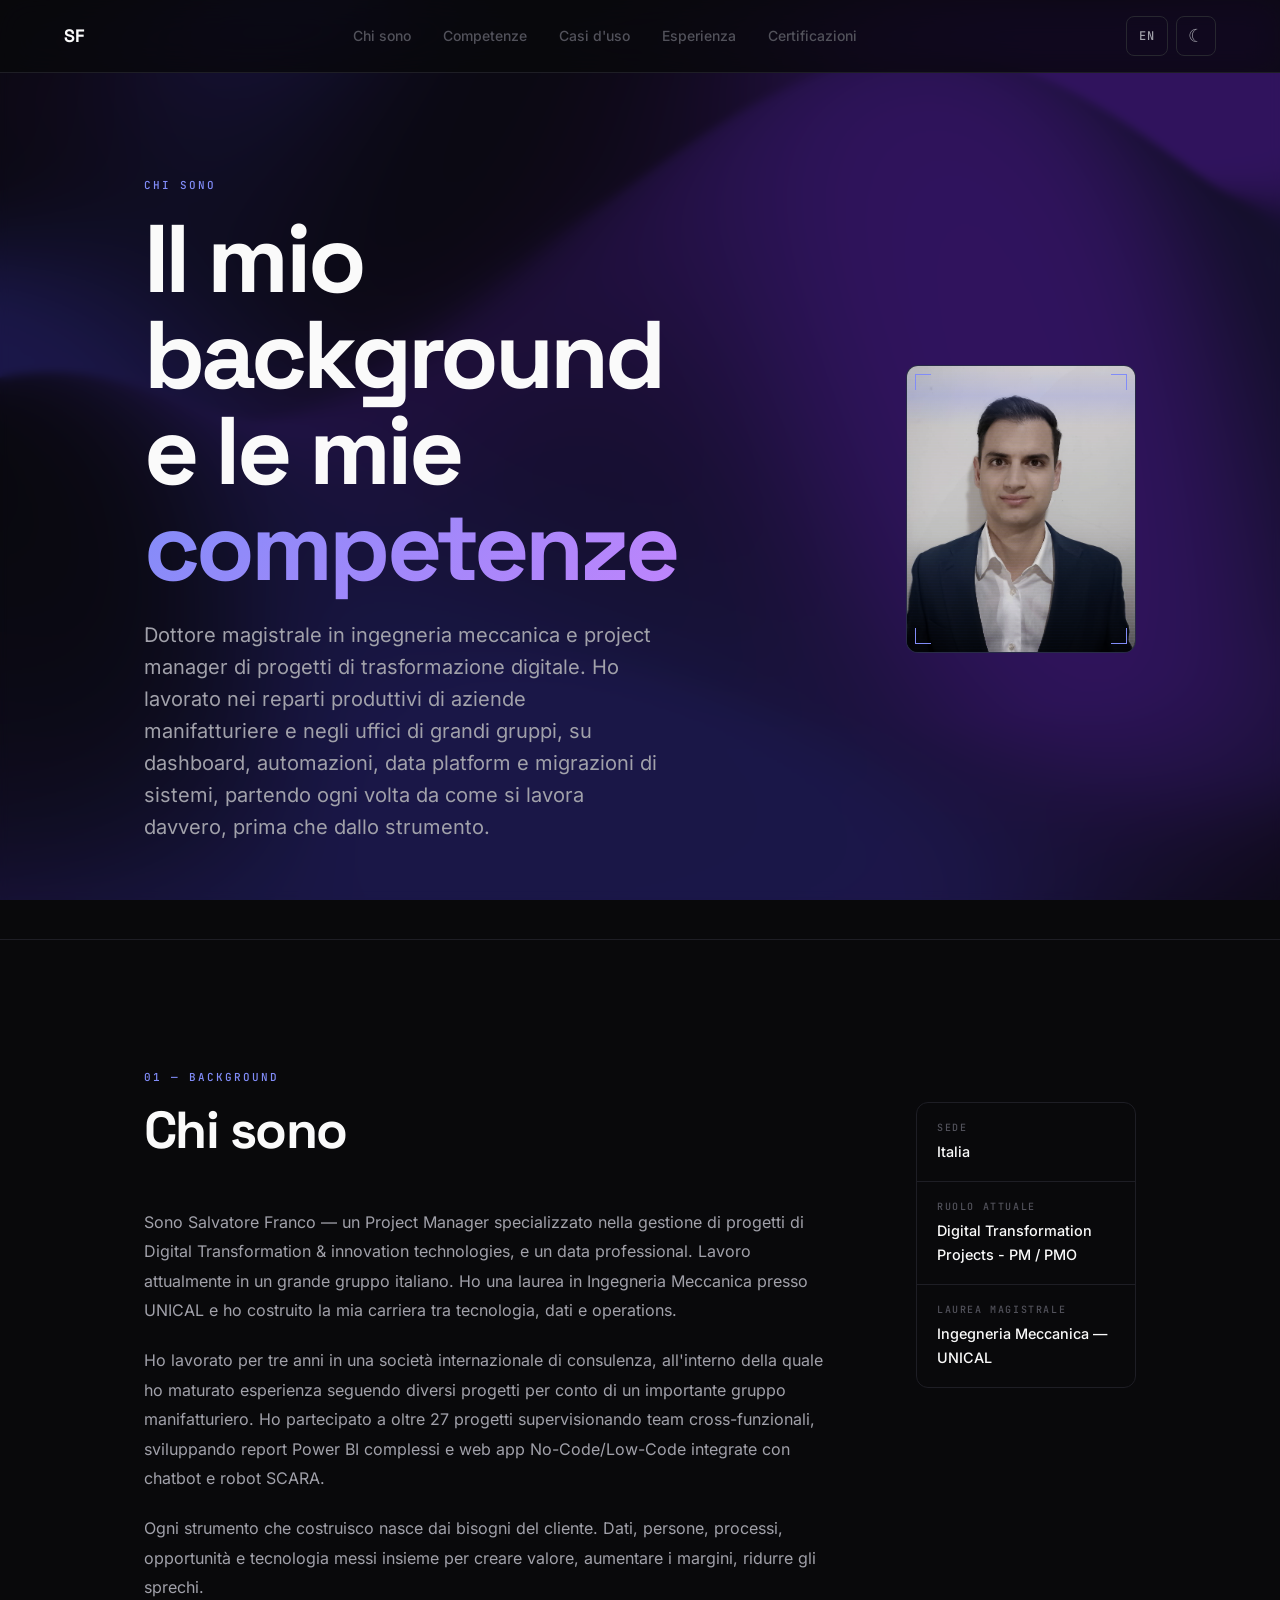
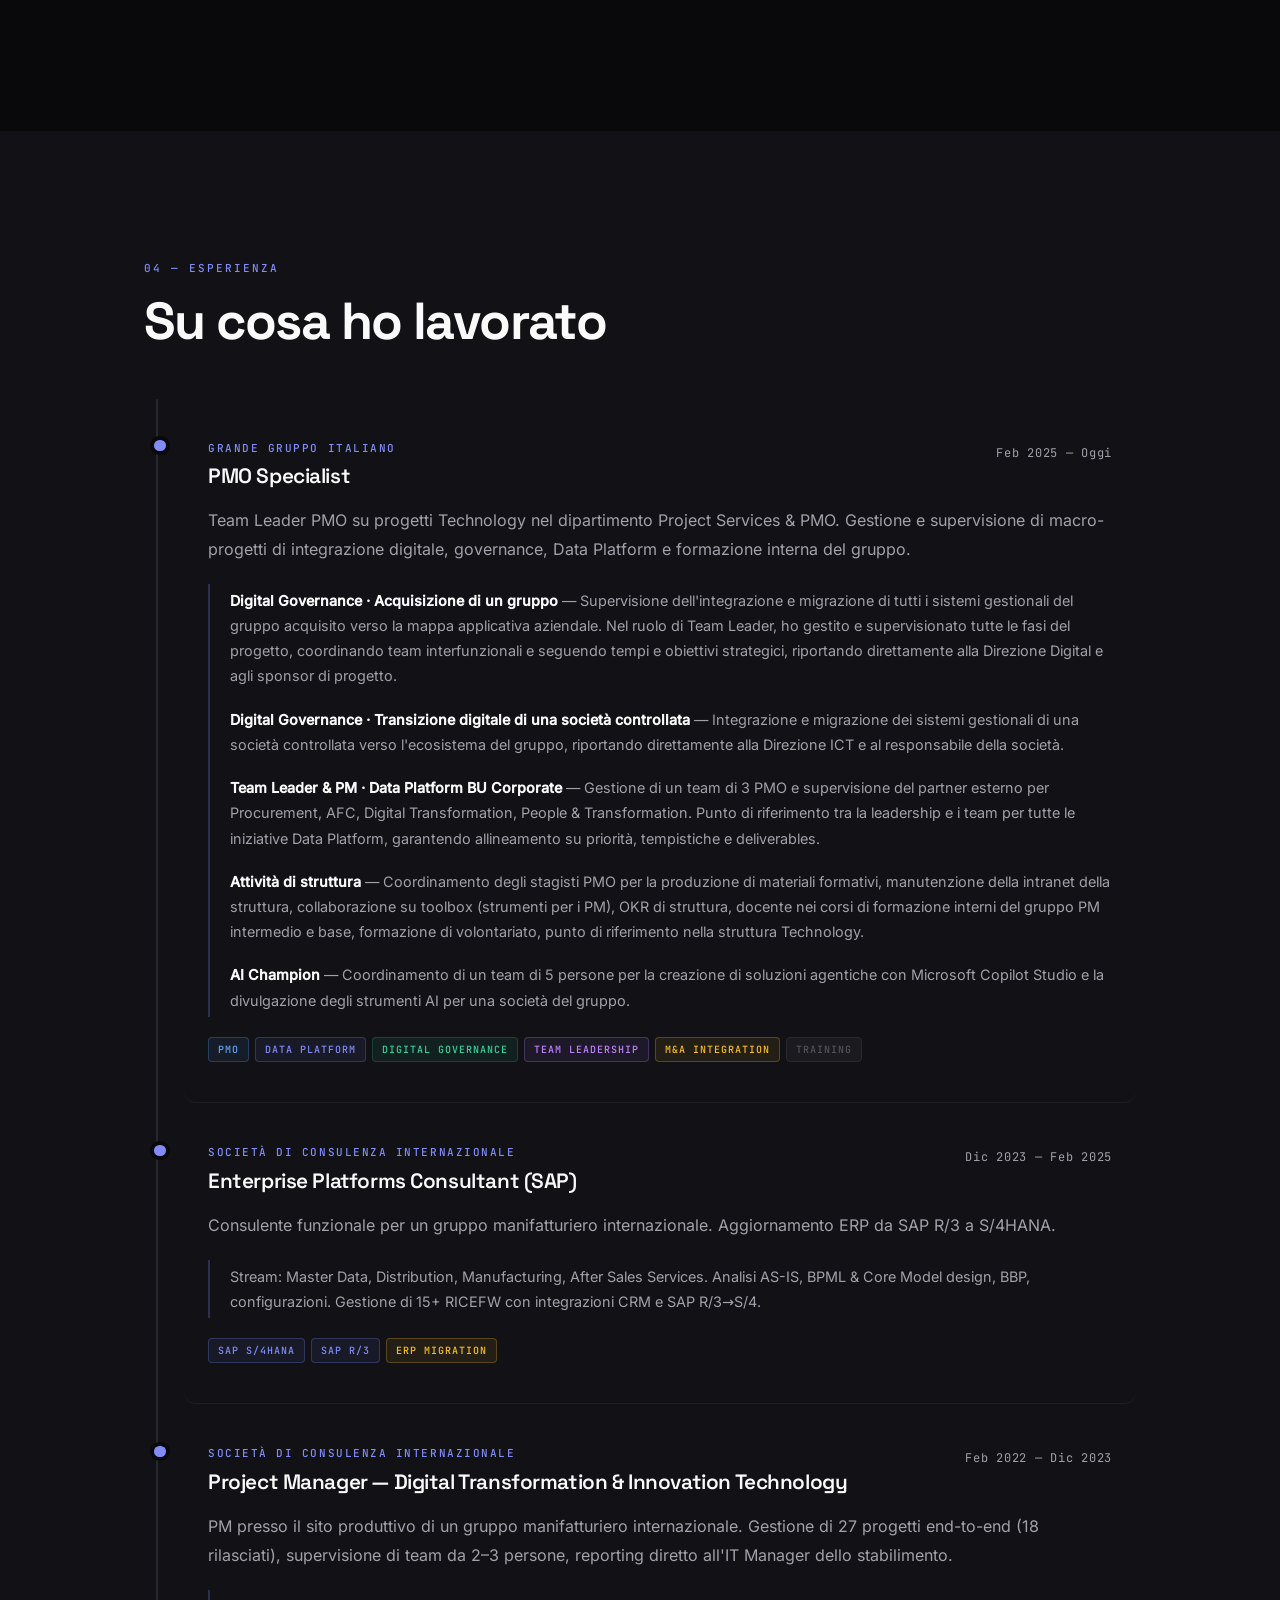
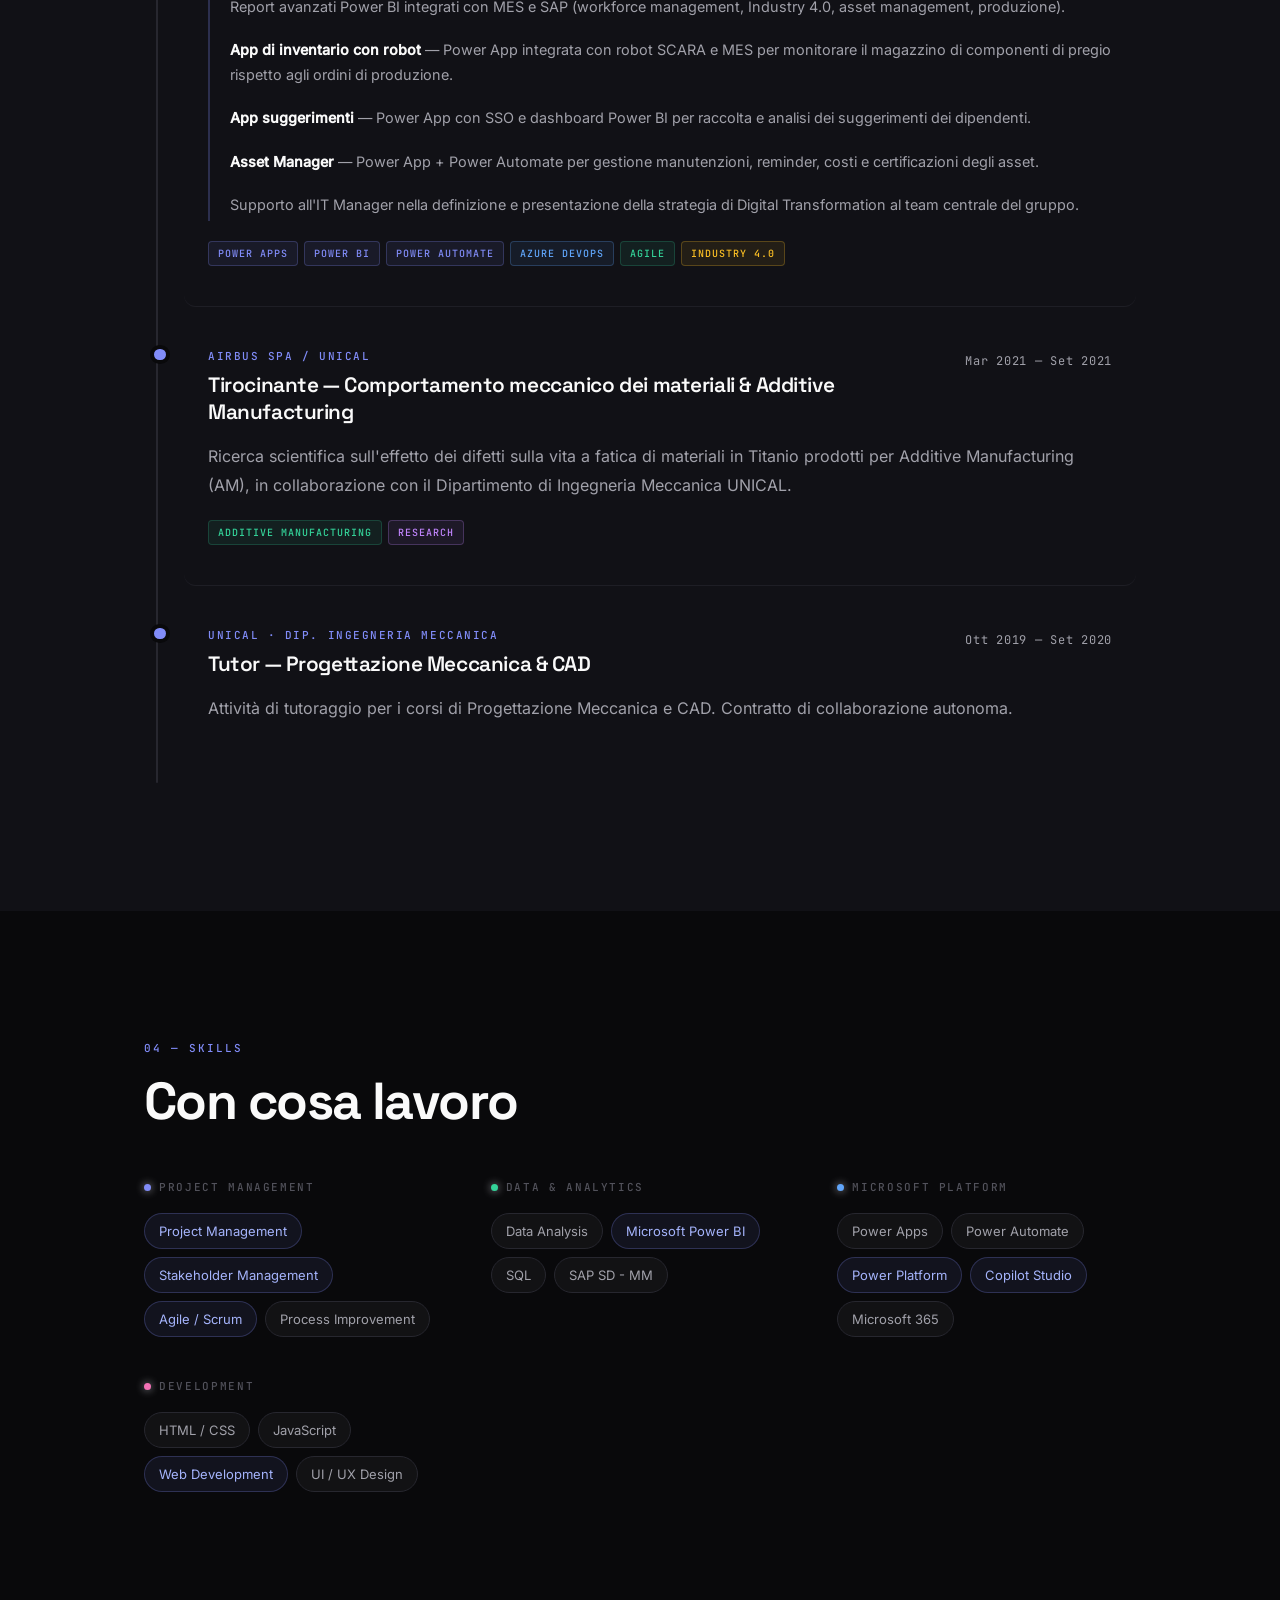
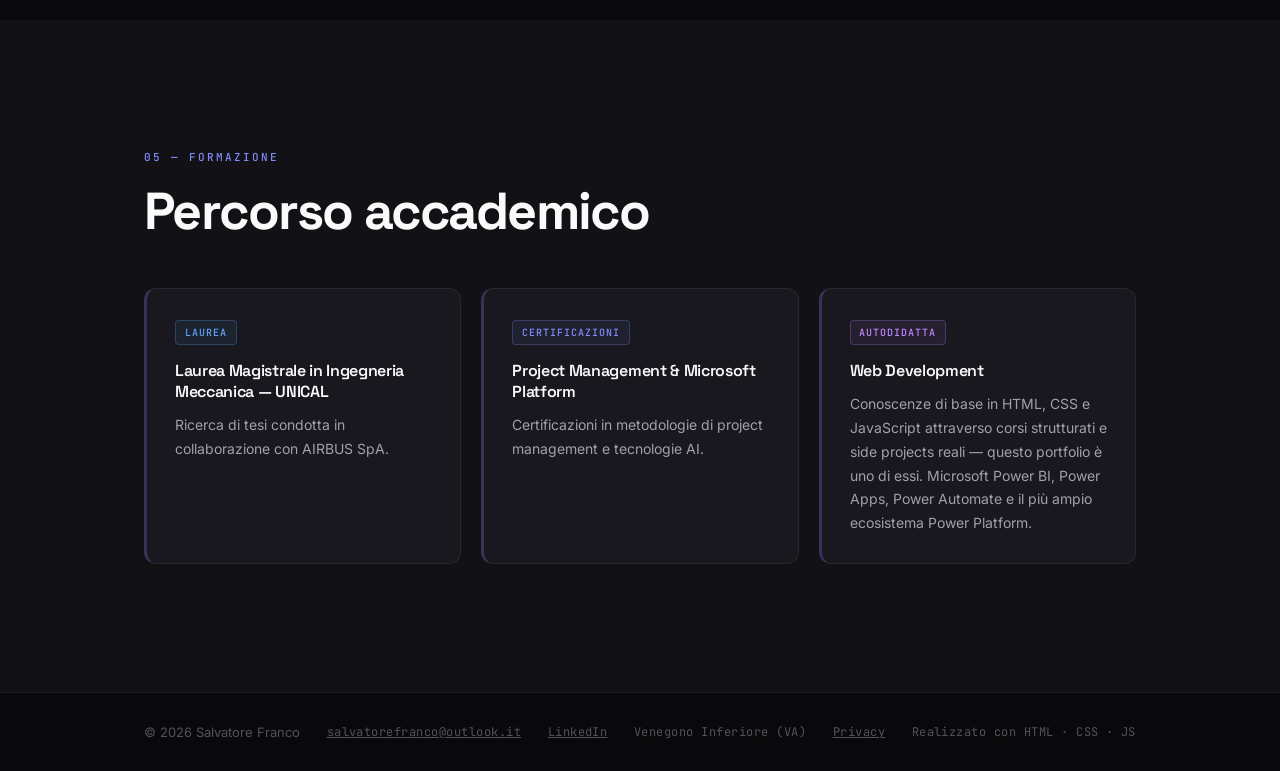
<file: about.html>
<!DOCTYPE html>
<html lang="it">
<head>
    <meta charset="UTF-8">
    <meta http-equiv="X-UA-Compatible" content="IE=edge">
    <meta name="viewport" content="width=device-width, initial-scale=1.0">
    <title>About — Salvatore Franco</title>
    <link rel="stylesheet" href="fonts/fonts.css">
    <link rel="stylesheet" href="portfolio.css">
    <link rel="stylesheet" href="about.css">
</head>
<body>
    <!-- Prevent flash: apply saved theme & language before paint -->
    <script>
        (function(){
            var t = localStorage.getItem('theme');
            if (t) document.documentElement.setAttribute('data-theme', t);
            var l = localStorage.getItem('lang') || 'it';
            if (l && l !== 'en') {
                document.documentElement.lang = l;
                document.documentElement.classList.add('i18n-loading');
            }
        })();
    </script>

    <!-- Skip to content -->
    <a href="#main" class="skip-link" data-i18n="skip">Skip to content</a>

    <!-- ── NAVIGATION ── -->
    <nav class="nav nav--scrolled" id="nav" role="navigation" aria-label="Main navigation">
        <a href="index.html" class="nav__logo" aria-label="Home">SF</a>
        <button class="nav__toggle" id="navToggle" aria-label="Toggle menu" aria-expanded="false">
            <span></span><span></span><span></span>
        </button>
        <ul class="nav__links" id="navLinks" role="list">
            <li><a href="index.html#about" class="nav__link" data-i18n="nav.about">About</a></li>
            <li><a href="index.html#skills" class="nav__link" data-i18n="nav.skills">Skills</a></li>
            <li><a href="projects.html" class="nav__link" data-i18n="nav.projects">Use cases</a></li>
            <li><a href="index.html#experience" class="nav__link" data-i18n="nav.experience">Experience</a></li>
            <li><a href="certifications.html" class="nav__link" data-i18n="nav.certifications">Certifications</a></li>
        </ul>
        <div class="nav__actions">
            <button class="lang-toggle" id="langToggle" aria-label="Switch language">
                <span class="lang-toggle__label">IT</span>
            </button>
            <button class="theme-toggle" id="themeToggle" aria-label="Toggle light/dark mode">
                <span class="theme-toggle__icon--moon" aria-hidden="true">&#9790;</span>
                <span class="theme-toggle__icon--sun" aria-hidden="true">&#9728;</span>
            </button>
        </div>
    </nav>

    <main id="main">

    <!-- ── PAGE HEADER ── -->
    <header class="page-hero">
        <div class="container page-hero__inner">
            <div class="page-hero__text">
                <span class="section__label mono reveal" data-i18n="abt.hero.label">About</span>
                <h1 class="page-hero__title reveal reveal--delay-1" data-i18n="abt.hero.title">
                    The person<br>
                    <span class="text-gradient">behind the work.</span>
                </h1>
                <p class="page-hero__sub reveal reveal--delay-2" data-i18n="abt.hero.sub">
                    Mechanical Engineer turned Project Manager and NCLC Developer. From production floors to corporate data platforms — always at the intersection of tech and impact.
                </p>
            </div>
            <div class="hero__portrait page-hero__portrait reveal reveal--delay-2">
                <img src="01.images/fotoProfilo.jpg" alt="Salvatore Franco">
                <span class="corner tl"></span>
                <span class="corner tr"></span>
                <span class="corner bl"></span>
                <span class="corner br"></span>
            </div>
        </div>
    </header>

    <!-- ── BIO ── -->
    <section class="section" id="background" aria-labelledby="background-title">
        <div class="container">
            <span class="section__label mono fade-in" data-i18n="bg.label">01 — Background</span>
            <div class="prose-grid">
                <div class="prose fade-in">
                    <h2 class="section__title" id="background-title" data-i18n="bg.title">Who I am</h2>
                    <p data-i18n="bg.p1">I'm Salvatore Franco — a Project Manager specialized in Digital Transformation &amp; innovation technology projects, and a data professional based in Italy, currently working at a large Italian group. I hold a degree in Mechanical Engineering from UNICAL and have built my career at the intersection of technology, data, and operations.</p>
                    <p data-i18n="bg.p2">Before that, I spent three years at an international consulting firm, working on digital transformation and innovation technology projects for an international manufacturing group. I joined on 27+ projects where I supervised cross-functional teams, and also developed complex Power BI reports and No-Code/Low-Code web apps integrated with chatbots and SCARA robots.</p>
                    <p data-i18n="bg.p3">I work on multi-system SAP migrations, KPI dashboards and small automations. Outside of work, I'm deepening my web development and AI skills and building side projects.</p>
                </div>
                <aside class="about-sidebar fade-in" aria-label="Key information">
                    <div class="info-block">
                        <span class="info-block__label mono" data-i18n="sidebar.location.label">Location</span>
                        <span class="info-block__value" data-i18n="sidebar.location.value">Italy</span>
                    </div>
                    <div class="info-block">
                        <span class="info-block__label mono" data-i18n="sidebar.role.label">Current Role</span>
                        <span class="info-block__value">Digital Transformation Projects - PM / PMO</span>
                    </div>
                    <div class="info-block">
                        <span class="info-block__label mono" data-i18n="sidebar.degree.label">Degree</span>
                        <span class="info-block__value" data-i18n="sidebar.degree.value">Mechanical Engineering — UNICAL</span>
                    </div>
                </aside>
            </div>
        </div>
    </section>

    <!-- ── EXPERIENCE ── -->
    <section class="section section--surface" id="experience" aria-labelledby="experience-title">
        <div class="container">
            <span class="section__label mono fade-in" data-i18n="exp.label">03 — Experience</span>
            <h2 class="section__title fade-in" id="experience-title" data-i18n="exp.title">What I've built</h2>

            <div class="exp-list fade-in">

                <!-- Ruolo attuale -->
                <article class="exp-item">
                    <div class="exp-item__header">
                        <div>
                            <span class="exp-item__company mono" data-i18n="exp.1.company">Large Italian group</span>
                            <h3 class="exp-item__role">PMO Specialist</h3>
                        </div>
                        <div class="exp-item__date mono" data-i18n="exp.1.date">
                            Feb 2025 — Present
                        </div>
                    </div>
                    <p class="exp-item__desc" data-i18n="exp.1.desc">PMO role within the Project Services &amp; PMO department. Managing and supervising macro-projects on digital integration, governance, Data Platform and internal training across the group.</p>
                    <div class="exp-item__subs">
                        <div class="exp-item__sub" data-i18n="exp.1.sub1"><strong>Digital Governance · Acquisition of a group</strong> — Overseeing integration and migration of all the acquired group's management systems into the company's application landscape. In the Team Leader role, I managed and supervised all project phases, coordinating cross-functional teams and tracking timelines and strategic objectives, reporting directly to Digital Management and the project's sponsor.</div>
                        <div class="exp-item__sub" data-i18n="exp.1.sub2"><strong>Digital Governance · Digital transition of a controlled company</strong> — Integration and migration of a controlled company's management systems into the group's ecosystem, with direct reporting to ICT Management and the company's leadership.</div>
                        <div class="exp-item__sub" data-i18n="exp.1.sub3"><strong>Team Leader &amp; PM · Data Platform BU Corporate</strong> — Leading a team of 3 PMOs and supervising external partner across Procurement, AFC, Digital Transformation, People &amp; Transformation.</div>
                        <div class="exp-item__sub" data-i18n="exp.1.sub4"><strong>Structural activities</strong> — Coordinating PMO interns for the production of training materials, maintenance of the structure's intranet, collaboration on toolbox (tools for PMs), structure OKRs, teaching in the group's internal training courses for intermediate and basic PMs, volunteer training, point of reference in the Technology structure.</div>
                        <div class="exp-item__sub" data-i18n="exp.1.sub5"><strong>AI Champion</strong> — Coordinating a team of 5 people in building agentic solutions with Microsoft Copilot Studio and promoting AI tools across a group company.</div>
                    </div>
                    <div class="exp-item__tags">
                        <span class="tag tag--project">PMO</span>
                        <span class="tag tag--web">Data Platform</span>
                        <span class="tag tag--industry">Digital Governance</span>
                        <span class="tag tag--featured">Team Leadership</span>
                        <span class="tag tag--report">M&amp;A Integration</span>
                        <span class="tag">Training</span>
                    </div>
                </article>

                <!-- Consulenza — SAP -->
                <article class="exp-item">
                    <div class="exp-item__header">
                        <div>
                            <span class="exp-item__company mono" data-i18n="exp.2.company">International consulting firm</span>
                            <h3 class="exp-item__role">Enterprise Platforms Consultant (SAP)</h3>
                        </div>
                        <div class="exp-item__date mono" data-i18n="exp.2.date">Dec 2023 — Feb 2025</div>
                    </div>
                    <p class="exp-item__desc" data-i18n="exp.2.desc">Functional consultant for an international manufacturing group. ERP update from SAP R/3 to S/4HANA.</p>
                    <div class="exp-item__subs">
                        <div class="exp-item__sub" data-i18n="exp.2.sub1">Streams: Master Data, Distribution, Manufacturing, After Sales Services. AS-IS analysis, BPML &amp; Core Model design, BBP, configurations. Managing 15+ RICEFWs with CRM and SAP R/3→S/4 integrations.</div>
                    </div>
                    <div class="exp-item__tags">
                        <span class="tag tag--web">SAP S/4HANA</span>
                        <span class="tag tag--web">SAP R/3</span>
                        <span class="tag tag--report">ERP Migration</span>
                    </div>
                </article>

                <!-- Consulenza — PM -->
                <article class="exp-item">
                    <div class="exp-item__header">
                        <div>
                            <span class="exp-item__company mono" data-i18n="exp.3.company">International consulting firm</span>
                            <h3 class="exp-item__role">Project Manager — Digital Transformation &amp; Innovation Technology</h3>
                        </div>
                        <div class="exp-item__date mono" data-i18n="exp.3.date">Feb 2022 — Dec 2023</div>
                    </div>
                    <p class="exp-item__desc" data-i18n="exp.3.desc">PM at the production site of an international manufacturing group. Managed 27 projects end-to-end (18 released), supervising teams of 2–3 people, reporting directly to the plant's IT Manager.</p>
                    <div class="exp-item__subs">
                        <div class="exp-item__sub" data-i18n="exp.3.sub1">Advanced Power BI reports integrated with MES and SAP (workforce management, Industry 4.0, asset management, production).</div>
                        <div class="exp-item__sub" data-i18n="exp.3.sub2"><strong>Robot inventory app</strong> — Power App integrated with a SCARA robot and MES to monitor the stock of high-value components against production orders.</div>
                        <div class="exp-item__sub" data-i18n="exp.3.sub3"><strong>Suggestions app</strong> — Power App with SSO and Power BI dashboard for employee suggestion collection and analysis.</div>
                        <div class="exp-item__sub" data-i18n="exp.3.sub4"><strong>Asset Manager</strong> — Power App + Power Automate for maintenance management, reminders, costs and asset certifications.</div>
                        <div class="exp-item__sub" data-i18n="exp.3.sub5">Supported the IT Manager in defining and presenting the Digital Transformation strategy to the group's central team.</div>
                    </div>
                    <div class="exp-item__tags">
                        <span class="tag tag--web">Power Apps</span>
                        <span class="tag tag--web">Power BI</span>
                        <span class="tag tag--web">Power Automate</span>
                        <span class="tag tag--project">Azure DevOps</span>
                        <span class="tag tag--industry">Agile</span>
                        <span class="tag tag--report">Industry 4.0</span>
                    </div>
                </article>

                <!-- AIRBUS -->
                <article class="exp-item">
                    <div class="exp-item__header">
                        <div>
                            <span class="exp-item__company mono">AIRBUS SpA / UNICAL</span>
                            <h3 class="exp-item__role" data-i18n="exp.4.role">Research Intern — Materials &amp; Additive Manufacturing</h3>
                        </div>
                        <div class="exp-item__date mono" data-i18n="exp.4.date">Mar 2021 — Sep 2021</div>
                    </div>
                    <p class="exp-item__desc" data-i18n="exp.4.desc">Scientific research on the effect of defects on the fatigue life of Titanium materials produced via Additive Manufacturing (AM), in collaboration with the UNICAL Department of Mechanical Engineering.</p>
                    <div class="exp-item__tags">
                        <span class="tag tag--industry">Additive Manufacturing</span>
                        <span class="tag tag--featured">Research</span>
                    </div>
                </article>

                <!-- UNICAL Tutor -->
                <article class="exp-item">
                    <div class="exp-item__header">
                        <div>
                            <span class="exp-item__company mono" data-i18n="exp.5.company">UNICAL · Dept. Mechanical Engineering</span>
                            <h3 class="exp-item__role" data-i18n="exp.5.role">Tutor — Machine Design &amp; CAD</h3>
                        </div>
                        <div class="exp-item__date mono" data-i18n="exp.5.date">Oct 2019 — Sep 2020</div>
                    </div>
                    <p class="exp-item__desc" data-i18n="exp.5.desc">Tutoring and teaching support for the Machine Design and CAD course. Self-employment collaboration contract.</p>
                </article>

            </div>
        </div>
    </section>

    <!-- ── SKILLS ── -->
    <section class="section" id="skills" aria-labelledby="skills-title">
        <div class="container">
            <span class="section__label mono fade-in" data-i18n="abt.skills.label">04 — Skills</span>
            <h2 class="section__title fade-in" id="skills-title" data-i18n="abt.skills.title">What I work with</h2>

            <div class="skills-groups fade-in">
                <div class="skills-group">
                    <div class="skills-group__header">
                        <span class="skills-group__dot" style="background:#818cf8" aria-hidden="true"></span>
                        <h4 class="skills-group__label mono">Project Management</h4>
                    </div>
                    <div class="skills-pills" role="list">
                        <span class="pill pill--accent" role="listitem">Project Management</span>
                        <span class="pill pill--accent" role="listitem">Stakeholder Management</span>
                        <span class="pill pill--accent" role="listitem">Agile / Scrum</span>
                        <span class="pill" role="listitem">Process Improvement</span>
                    </div>
                </div>

                <div class="skills-group">
                    <div class="skills-group__header">
                        <span class="skills-group__dot" style="background:#34d399" aria-hidden="true"></span>
                        <h4 class="skills-group__label mono">Data &amp; Analytics</h4>
                    </div>
                    <div class="skills-pills" role="list">
                        <span class="pill" role="listitem">Data Analysis</span>
                        <span class="pill pill--accent" role="listitem">Microsoft Power BI</span>
                        <span class="pill" role="listitem">SQL</span>
                        <span class="pill" role="listitem">SAP SD - MM</span>
                    </div>
                </div>

                <div class="skills-group">
                    <div class="skills-group__header">
                        <span class="skills-group__dot" style="background:#60a5fa" aria-hidden="true"></span>
                        <h4 class="skills-group__label mono">Microsoft Platform</h4>
                    </div>
                    <div class="skills-pills" role="list">
                        <span class="pill" role="listitem">Power Apps</span>
                        <span class="pill " role="listitem">Power Automate</span>
                        <span class="pill pill--accent" role="listitem">Power Platform</span>
                        <span class="pill pill--accent" role="listitem">Copilot Studio</span>
                        <span class="pill" role="listitem">Microsoft 365</span>
                    </div>
                </div>

                <div class="skills-group">
                    <div class="skills-group__header">
                        <span class="skills-group__dot" style="background:#f472b6" aria-hidden="true"></span>
                        <h4 class="skills-group__label mono">Development</h4>
                    </div>
                    <div class="skills-pills" role="list">
                        <span class="pill" role="listitem">HTML / CSS</span>
                        <span class="pill" role="listitem">JavaScript</span>
                        <span class="pill pill--accent" role="listitem">Web Development</span>
                        <span class="pill" role="listitem">UI / UX Design</span>
                    </div>
                </div>
            </div>
        </div>
    </section>

    <!-- ── EDUCATION ── -->
    <section class="section section--surface" id="education" aria-labelledby="education-title">
        <div class="container">
            <span class="section__label mono fade-in" data-i18n="edu.label">05 — Education</span>
            <h2 class="section__title fade-in" id="education-title" data-i18n="edu.title">Academic background</h2>
            <div class="edu-cards fade-in">
                <div class="edu-card">
                    <span class="edu-card__type tag tag--project" data-i18n="edu.1.type">Degree</span>
                    <h3 class="edu-card__title" data-i18n="edu.1.title">Master Degree in Mechanical Engineering — UNICAL</h3>
                    <p class="edu-card__body" data-i18n="edu.1.body">Thesis research conducted in collaboration with AIRBUS SpA.</p>
                </div>
                <div class="edu-card">
                    <span class="edu-card__type tag tag--web" data-i18n="edu.2.type">Certifications</span>
                    <h3 class="edu-card__title" data-i18n="edu.2.title">Project Management &amp; Microsoft Platform</h3>
                    <p class="edu-card__body" data-i18n="edu.2.body">Certifications in project management methodologies and Anthropic AI technologies.</p>
                </div>
                <div class="edu-card">
                    <span class="edu-card__type tag tag--featured" data-i18n="edu.3.type">Self-taught</span>
                    <h3 class="edu-card__title" data-i18n="edu.3.title">Web Development</h3>
                    <p class="edu-card__body" data-i18n="edu.3.body">Basic knowledge in HTML, CSS and JavaScript through structured courses and real-world side projects — this portfolio being one of them. Microsoft Power BI, Power Apps, Power Automate and the broader Power Platform ecosystem.</p>
                </div>
            </div>
        </div>
    </section>


    </main>

    <!-- ── FOOTER ── -->
    <footer class="footer" role="contentinfo">
        <div class="container footer__inner">
            <span class="footer__copy">© 2026 Salvatore Franco</span>
            <a href="mailto:salvatorefranco@outlook.it" class="footer__credit mono">salvatorefranco@outlook.it</a>
            <a href="https://www.linkedin.com/in/salvatorefranco" target="_blank" rel="noopener noreferrer" class="footer__credit mono">LinkedIn</a>
            <span class="footer__credit mono">Venegono Inferiore (VA)</span>
            <a href="privacy.html" class="footer__credit mono" data-i18n="footer.privacy">Privacy</a>
            <span class="footer__credit mono" data-i18n="footer.credit">Built with HTML · CSS · JS</span>
        </div>
    </footer>

    <!-- Language support -->
    <script src="i18n.js"></script>

    <!-- Custom background -->
    <script src="js/gradient.js"></script>
    <script src="js/bg-gradient.js"></script>
    <script src="js/cursor.js"></script>

    <script>
        // Mobile nav toggle
        const navToggle = document.getElementById('navToggle');
        const navLinks  = document.getElementById('navLinks');
        navToggle.addEventListener('click', () => {
            const isOpen = navLinks.classList.toggle('nav__links--open');
            navToggle.classList.toggle('nav__toggle--open', isOpen);
            navToggle.setAttribute('aria-expanded', isOpen);
        });
        navLinks.querySelectorAll('a').forEach(link => {
            link.addEventListener('click', () => {
                navLinks.classList.remove('nav__links--open');
                navToggle.classList.remove('nav__toggle--open');
                navToggle.setAttribute('aria-expanded', 'false');
            });
        });

        // Scroll reveal
        const revealObserver = new IntersectionObserver((entries) => {
            entries.forEach(entry => {
                if (entry.isIntersecting) {
                    entry.target.classList.add('is-visible');
                    revealObserver.unobserve(entry.target);
                }
            });
        }, { threshold: 0.1, rootMargin: '0px 0px -40px 0px' });
        document.querySelectorAll('.fade-in, .reveal').forEach(el => revealObserver.observe(el));

        // Hero elements: trigger on load
        window.addEventListener('load', () => {
            document.querySelectorAll('.reveal').forEach((el, i) => {
                setTimeout(() => el.classList.add('is-visible'), i * 60 + 80);
            });
        });

        // Theme toggle
        const themeToggle = document.getElementById('themeToggle');
        themeToggle.addEventListener('click', () => {
            const current = document.documentElement.getAttribute('data-theme');
            const next = current === 'light' ? 'dark' : 'light';
            if (next === 'dark') {
                document.documentElement.removeAttribute('data-theme');
            } else {
                document.documentElement.setAttribute('data-theme', next);
            }
            localStorage.setItem('theme', next === 'dark' ? '' : next);
        });
    </script>

</body>
</html>
</file>
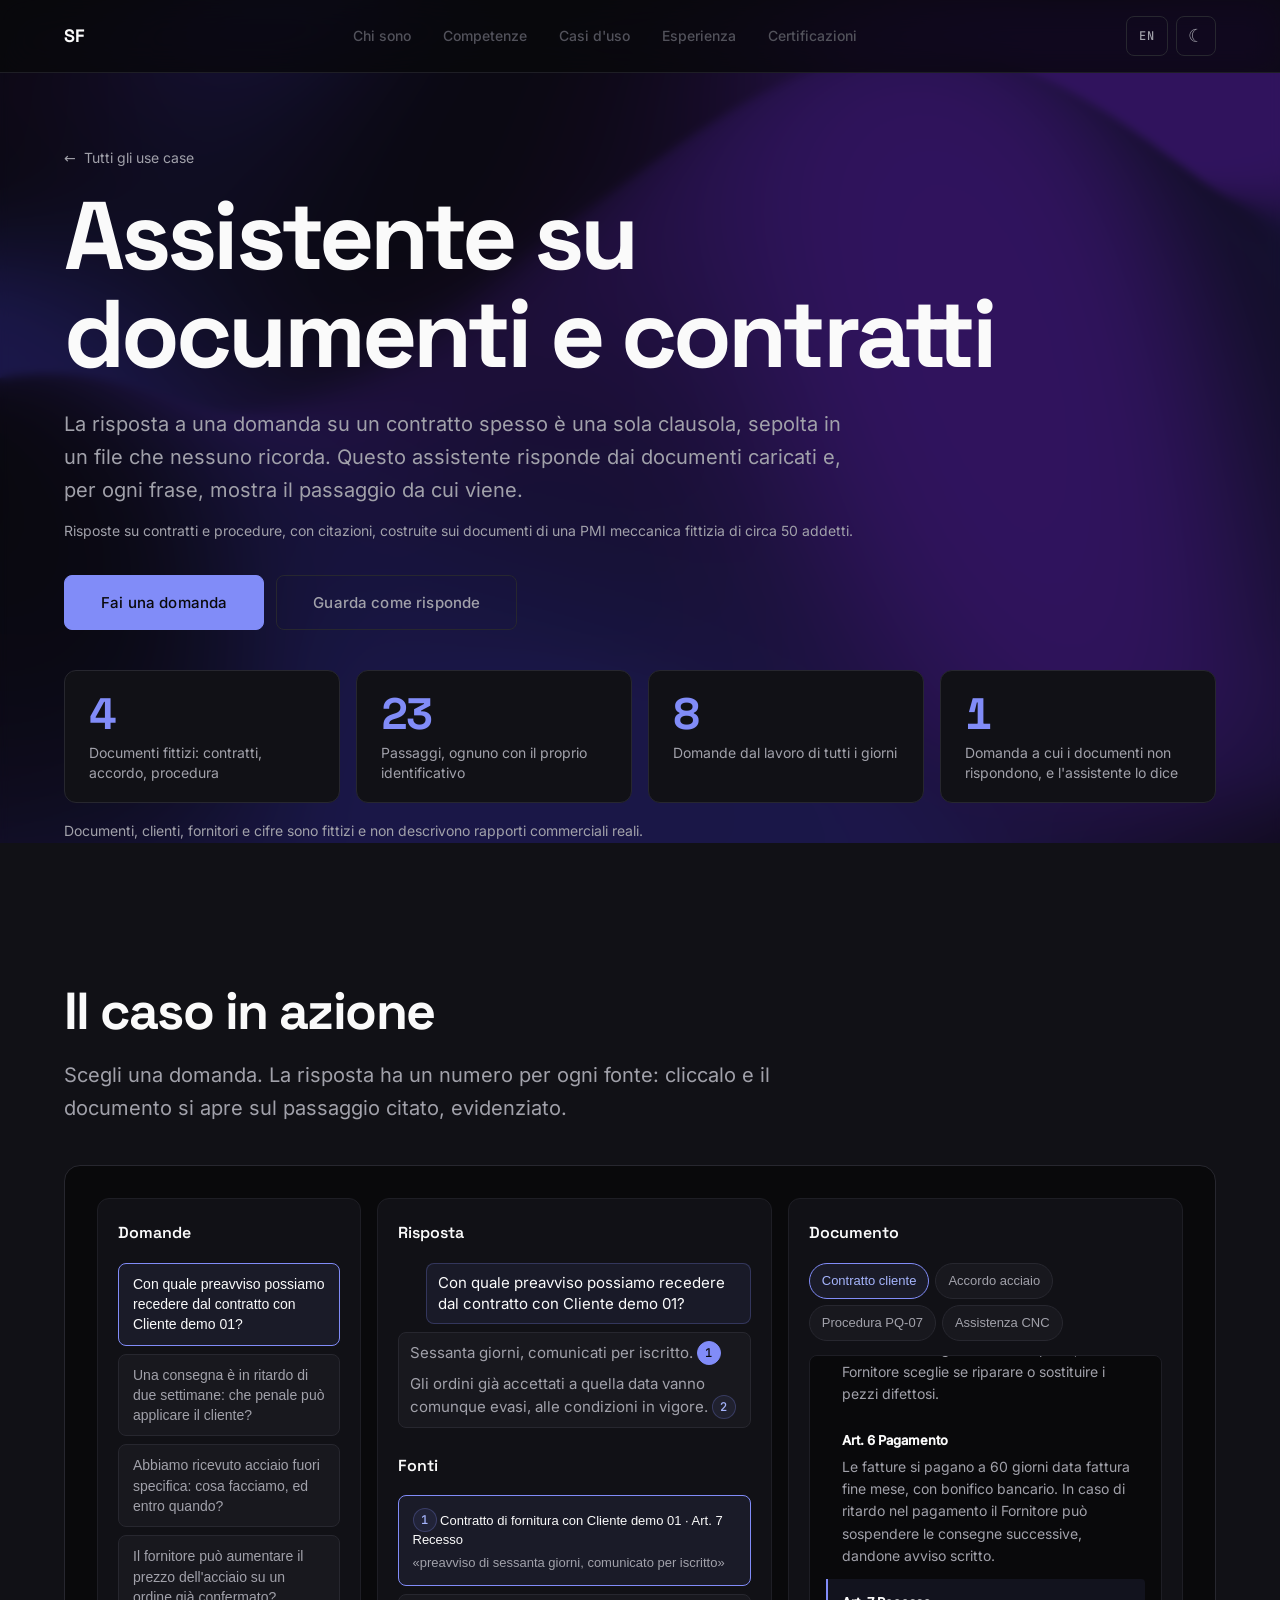
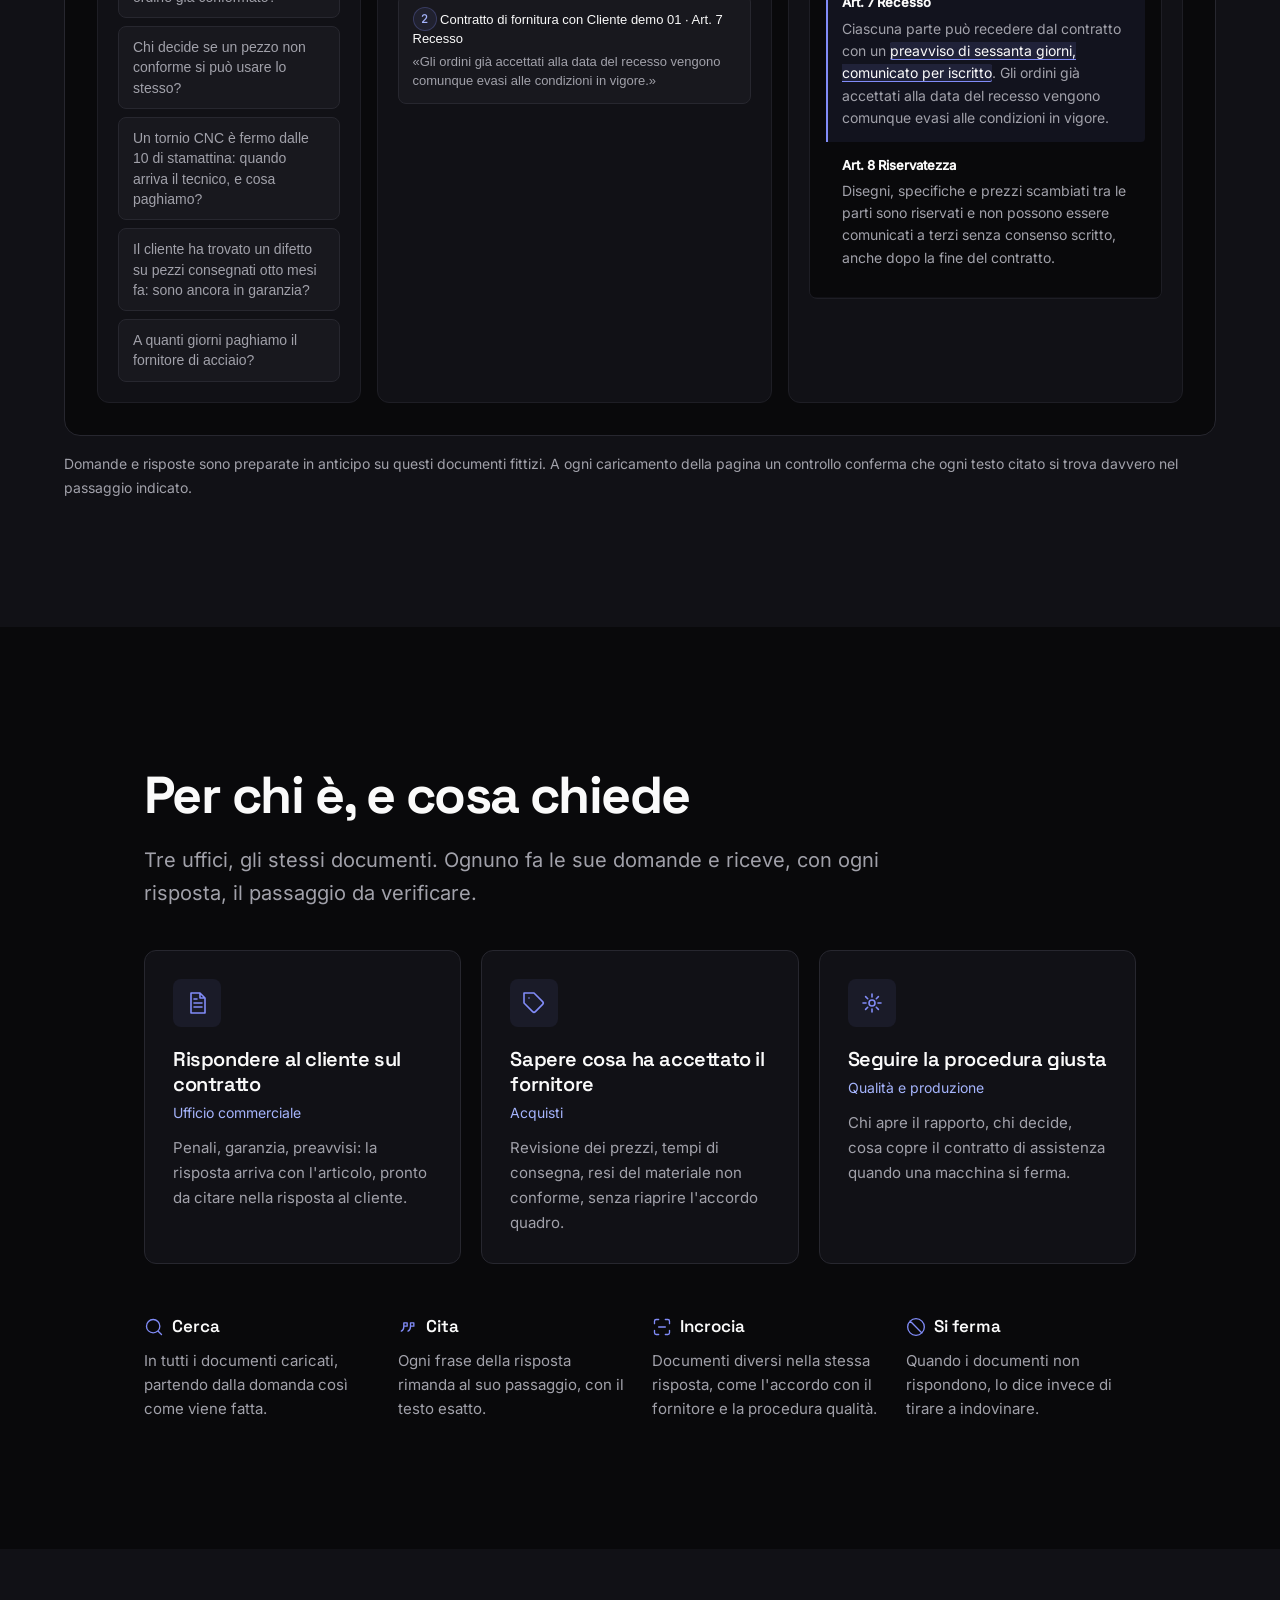
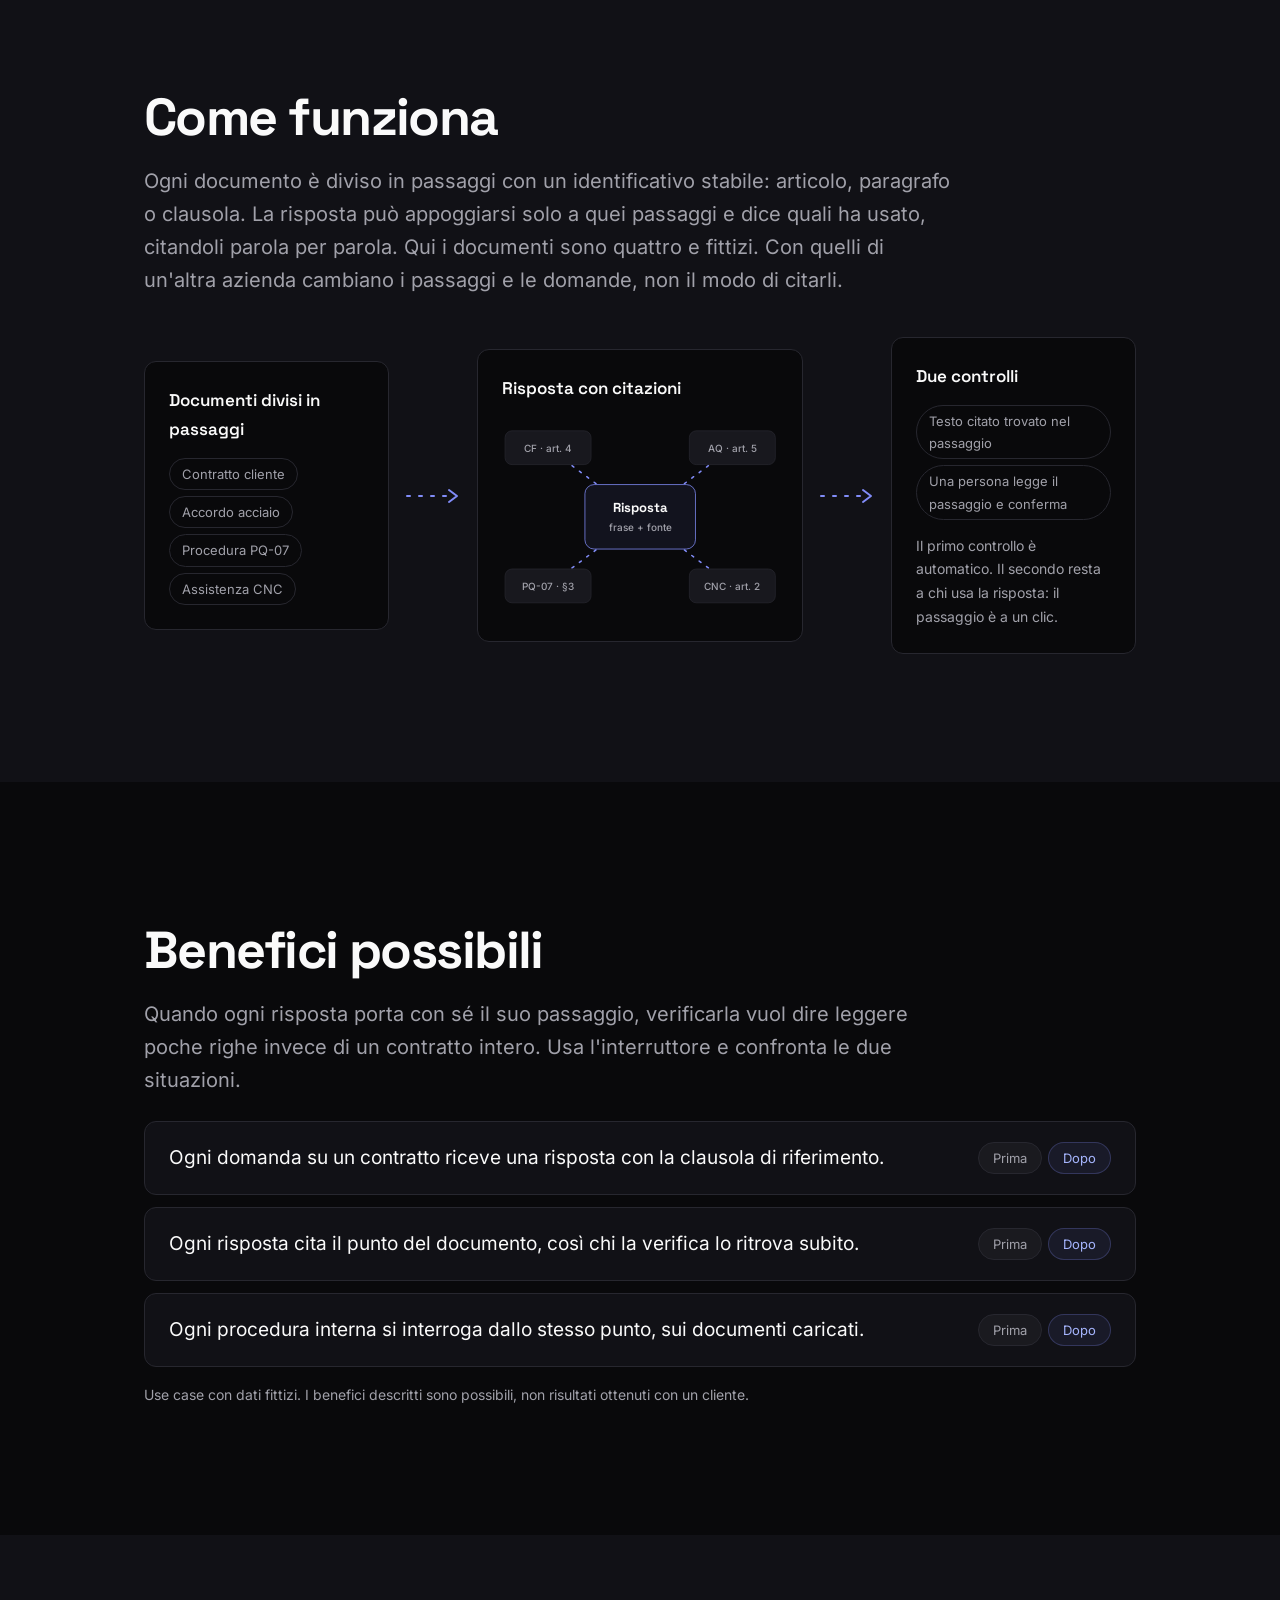
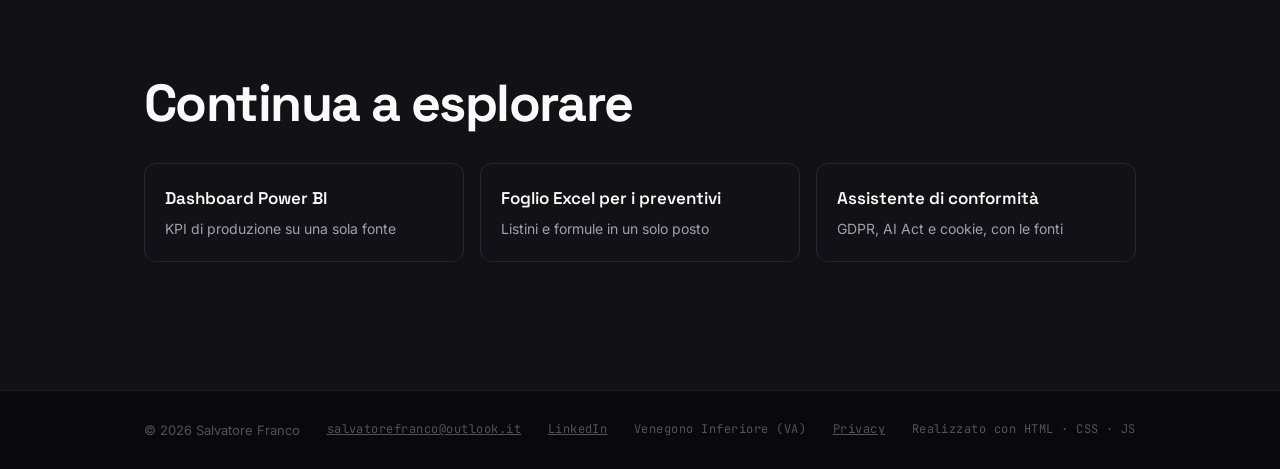
<file: caso-assistente.html>
<!DOCTYPE html>
<html lang="it">
<head>
    <meta charset="UTF-8">
    <meta http-equiv="X-UA-Compatible" content="IE=edge">
    <meta name="viewport" content="width=device-width, initial-scale=1.0">
    <title data-i18n="case.doc.pagetitle">Assistant on documents and contracts — Salvatore Franco</title>
    <link rel="stylesheet" href="fonts/fonts.css">
    <link rel="stylesheet" href="portfolio.css">
    <link rel="stylesheet" href="about.css">
    <noscript><style>.fade-in, .reveal { opacity: 1; transform: none; }</style></noscript>
    <link rel="stylesheet" href="use-cases.css">
    <script>document.documentElement.classList.add('js');</script>
</head>
<body>
    <!-- Prevent flash: apply saved theme & language before paint -->
    <script>
        (function(){
            var t = localStorage.getItem('theme');
            if (t) document.documentElement.setAttribute('data-theme', t);
            var l = localStorage.getItem('lang') || 'it';
            if (l && l !== 'en') {
                document.documentElement.lang = l;
                document.documentElement.classList.add('i18n-loading');
            }
        })();
    </script>

    <!-- Skip to content (accessibility) -->
    <a href="#main" class="skip-link" data-i18n="skip">Skip to content</a>

    <!-- ── NAVIGATION ── -->
    <nav class="nav nav--scrolled" id="nav" role="navigation" aria-label="Main navigation">
        <a href="index.html" class="nav__logo" aria-label="Home">SF</a>
        <button class="nav__toggle" id="navToggle" aria-label="Toggle menu" aria-expanded="false">
            <span></span><span></span><span></span>
        </button>
        <ul class="nav__links" id="navLinks" role="list">
            <li><a href="index.html#about" class="nav__link" data-i18n="nav.about">About</a></li>
            <li><a href="index.html#skills" class="nav__link" data-i18n="nav.skills">Skills</a></li>
            <li><a href="projects.html" class="nav__link" data-i18n="nav.projects">Use cases</a></li>
            <li><a href="index.html#experience" class="nav__link" data-i18n="nav.experience">Experience</a></li>
            <li><a href="certifications.html" class="nav__link" data-i18n="nav.certifications">Certifications</a></li>
        </ul>
        <div class="nav__actions">
            <button class="lang-toggle" id="langToggle" aria-label="Switch language">
                <span class="lang-toggle__label">IT</span>
            </button>
            <button class="theme-toggle" id="themeToggle" aria-label="Toggle light/dark mode">
                <span class="theme-toggle__icon--moon" aria-hidden="true">&#9790;</span>
                <span class="theme-toggle__icon--sun" aria-hidden="true">&#9728;</span>
            </button>
        </div>
    </nav>

    <main id="main">

    <!-- ── APERTURA ── -->
    <header class="pbi-hero">
        <div class="container container--wide">
            <a href="projects.html" class="uc-back"><span aria-hidden="true">←</span> <span data-i18n="pbi.back">All use cases</span></a>
            <h1 class="uc-hero__title" data-i18n="case.doc.title">Assistant on documents and contracts</h1>
            <p class="uc-lead" data-i18n="doc.lead">The answer to a question about a contract is often a single clause, buried in a file nobody remembers. This assistant answers from the uploaded documents and, for every sentence, shows the passage it comes from.</p>
            <p class="uc-note" style="margin-top:0.75rem" data-i18n="case.doc.ctx">Answers on contracts and procedures, with citations from the documents, for a fictitious mechanical SME with about 50 employees.</p>
            <div class="uc-actions">
                <a href="#prova" class="btn btn--primary btn--lg" data-i18n="doc.go">Ask a question</a>
                <a href="#how-title" class="btn btn--ghost btn--lg" data-i18n="doc.howgo">See how it answers</a>
            </div>
            <div class="pbi-kpis">
                <div class="pbi-kpi"><strong data-count="4" data-ask-count="docs">4</strong><span data-i18n="doc.k1">Fictitious documents: contracts, agreement, procedure</span></div>
                <div class="pbi-kpi"><strong data-count="23" data-ask-count="parts">23</strong><span data-i18n="doc.k2">Passages, each with its own id</span></div>
                <div class="pbi-kpi"><strong data-count="8" data-ask-count="qs">8</strong><span data-i18n="doc.k3">Questions from everyday work</span></div>
                <div class="pbi-kpi"><strong data-count="1" data-ask-count="none">1</strong><span data-i18n="doc.k4">Question the documents do not answer, and the assistant says so</span></div>
            </div>
            <p class="uc-note" style="margin-top:1rem" data-i18n="doc.knote">Documents, clients, suppliers and figures are fictitious and do not describe real business relationships.</p>
        </div>
    </header>

    <!-- ── IL CASO IN AZIONE ── -->
    <section class="section section--surface" id="prova" aria-labelledby="prova-title">
        <div class="container container--wide">
            <h2 class="uc-sec-title fade-in" id="prova-title" data-i18n="case.demo">The use case in action</h2>
            <p class="uc-lead fade-in" data-i18n="doc.live.sub">Pick a question. The answer has a number for each source: click it and the document opens on the quoted passage, highlighted.</p>
            <div class="live ask" data-ask style="background:var(--bg)">
                <div class="ask__col">
                    <h3 class="ask__h" data-i18n="doc.live.qs">Questions</h3>
                    <div class="ask__qs" data-ask-qs role="group" aria-label="Questions"></div>
                </div>
                <div class="ask__col">
                    <h3 class="ask__h" data-i18n="doc.live.ans">Answer</h3>
                    <div class="uc-chat ask__chat" data-ask-chat aria-live="polite"></div>
                    <h3 class="ask__h ask__h--src" data-i18n="doc.live.src">Sources</h3>
                    <div class="ask__srcs" data-ask-src></div>
                </div>
                <div class="ask__col">
                    <h3 class="ask__h" data-i18n="doc.live.doc">Document</h3>
                    <div class="ask__docs" data-ask-docs role="group" aria-label="Documents"></div>
                    <div class="ask__view" data-ask-view tabindex="0" aria-label="Document"></div>
                </div>
            </div>
            <p class="uc-note" style="margin-top:1rem" data-i18n="doc.live.note">Questions and answers are prepared in advance on these fictitious documents. Each time the page loads, a check confirms that every quoted text is really in the passage it points to.</p>
        </div>
    </section>

    <!-- ── PER CHI ── -->
    <section class="section" aria-labelledby="who-title">
        <div class="container">
            <h2 class="uc-sec-title fade-in" id="who-title" data-i18n="doc.who.title">Who it is for, and what they ask</h2>
            <p class="uc-lead fade-in" data-i18n="doc.who.sub">Three offices, the same documents. Each asks its own questions and gets the passage to check with every answer.</p>
            <div class="roles" data-in>
                <article class="role fade-in"><div class="role__ico"><svg class="uc-ico" viewBox="0 0 24 24" aria-hidden="true"><path d="M6 2h9l5 5v15H6zM15 2v5h5M9 12h8M9 16h8M9 8h3"/></svg></div><h3 data-i18n="doc.role0.t">Answer the client on the contract</h3><small data-i18n="doc.role0">Sales office</small><p data-i18n="doc.role0.d">Penalties, warranty, notice periods: the answer comes with the article, ready to quote in the reply to the client.</p></article>
                <article class="role fade-in"><div class="role__ico"><svg class="uc-ico" viewBox="0 0 24 24" aria-hidden="true"><path d="M20.6 13.4l-7.2 7.2a2 2 0 0 1-2.8 0L2 12V2h10l8.6 8.6a2 2 0 0 1 0 2.8zM7 7h.01"/></svg></div><h3 data-i18n="doc.role1.t">Know what the supplier agreed to</h3><small data-i18n="doc.role1">Purchasing</small><p data-i18n="doc.role1.d">Price reviews, delivery times, returns of non-conforming material, without reopening the framework agreement.</p></article>
                <article class="role fade-in"><div class="role__ico"><svg class="uc-ico" viewBox="0 0 24 24" aria-hidden="true"><path d="M12 15a3 3 0 1 0 0-6 3 3 0 0 0 0 6zM3 12h3M18 12h3M12 3v3M12 18v3M5.6 5.6l2.1 2.1M16.3 16.3l2.1 2.1M5.6 18.4l2.1-2.1M16.3 7.7l2.1-2.1"/></svg></div><h3 data-i18n="doc.role2.t">Follow the right procedure</h3><small data-i18n="doc.role2">Quality and production</small><p data-i18n="doc.role2.d">Who opens the report, who decides, what the service contract covers when a machine stops.</p></article>
            </div>
            <div class="can">
                <div class="fade-in"><h3><svg class="uc-ico" viewBox="0 0 24 24" aria-hidden="true"><path d="M11 19a8 8 0 1 0 0-16 8 8 0 0 0 0 16zM21 21l-4.3-4.3"/></svg><span data-i18n="doc.can0">Search</span></h3><p data-i18n="doc.can0.d">Across all the uploaded documents, starting from the question as it is asked.</p></div>
                <div class="fade-in"><h3><svg class="uc-ico" viewBox="0 0 24 24" aria-hidden="true"><path d="M7 7h4v4H7zM7 11c0 3-1 5-3 6M15 7h4v4h-4zM15 11c0 3-1 5-3 6"/></svg><span data-i18n="doc.can1">Cite</span></h3><p data-i18n="doc.can1.d">Every sentence of the answer points to its passage, with the exact text.</p></div>
                <div class="fade-in"><h3><svg class="uc-ico" viewBox="0 0 24 24" aria-hidden="true"><path d="M8 3H5a2 2 0 0 0-2 2v3M16 3h3a2 2 0 0 1 2 2v3M8 21H5a2 2 0 0 1-2-2v-3M16 21h3a2 2 0 0 0 2-2v-3M8 12h8"/></svg><span data-i18n="doc.can2">Combine</span></h3><p data-i18n="doc.can2.d">Different documents in the same answer, such as the supplier agreement and the quality procedure.</p></div>
                <div class="fade-in"><h3><svg class="uc-ico" viewBox="0 0 24 24" aria-hidden="true"><path d="M12 22a10 10 0 1 0 0-20 10 10 0 0 0 0 20zM4.9 4.9l14.2 14.2"/></svg><span data-i18n="doc.can3">Stop</span></h3><p data-i18n="doc.can3.d">When the documents do not answer, it says so instead of guessing.</p></div>
            </div>
        </div>
    </section>

    <!-- ── COME FUNZIONA ── -->
    <section class="section section--surface" aria-labelledby="how-title">
        <div class="container">
            <h2 class="uc-sec-title fade-in" id="how-title" data-i18n="case.how">How it works</h2>
            <p class="uc-lead fade-in" data-i18n="doc.how.sub">Every document is split into passages with a stable id: article, section or clause. The answer can only rest on those passages, and says which ones it used, quoting them word for word.</p>
            <div class="flow" data-in>
                <div class="flow__col" style="background:var(--bg)">
                    <h3 data-i18n="doc.flow1">Documents split into passages</h3>
                    <ul class="flow__list"><li data-i18n="doc.t.cf">Client contract</li><li data-i18n="doc.t.af">Steel agreement</li><li data-i18n="doc.t.pq">Procedure PQ-07</li><li data-i18n="doc.t.am">CNC service</li></ul>
                </div>
                <div class="flow__arrow" aria-hidden="true"><svg viewBox="0 0 56 24"><path class="dg-flow" d="M2 12H48"/><path d="M44 6l8 6-8 6" fill="none" stroke="currentColor" stroke-width="2" stroke-linecap="round" stroke-linejoin="round"/></svg></div>
                <div class="flow__col" style="background:var(--bg)">
                    <h3 data-i18n="doc.flow2">Answer with citations</h3>
                    <svg class="dg" viewBox="0 0 360 260" role="img" aria-label="Answer with citations"><path class="dg-flow" d="M180 130L60 40"/><path class="dg-flow" d="M180 130L300 40"/><path class="dg-flow" d="M180 130L60 220"/><path class="dg-flow" d="M180 130L300 220"/><g class="dg-pop"><rect class="dg-box" x="4" y="18" width="112" height="44" rx="9"/><text x="60" y="45" text-anchor="middle">CF · art. 4</text></g><g class="dg-pop"><rect class="dg-box" x="244" y="18" width="112" height="44" rx="9"/><text x="300" y="45" text-anchor="middle">AQ · art. 5</text></g><g class="dg-pop"><rect class="dg-box" x="4" y="198" width="112" height="44" rx="9"/><text x="60" y="225" text-anchor="middle">PQ-07 · §3</text></g><g class="dg-pop"><rect class="dg-box" x="244" y="198" width="112" height="44" rx="9"/><text x="300" y="225" text-anchor="middle">CNC · art. 2</text></g><g class="dg-pop"><rect style="fill:var(--bg)" x="108" y="88" width="144" height="84" rx="12"/><rect class="dg-box dg-box--on" x="108" y="88" width="144" height="84" rx="12"/><text class="dg-big" x="180" y="124" text-anchor="middle" data-i18n="doc.live.ans">Answer</text><text x="180" y="148" text-anchor="middle" data-i18n="doc.t.cites">sentence + source</text></g></svg>
                </div>
                <div class="flow__arrow" aria-hidden="true"><svg viewBox="0 0 56 24"><path class="dg-flow" d="M2 12H48"/><path d="M44 6l8 6-8 6" fill="none" stroke="currentColor" stroke-width="2" stroke-linecap="round" stroke-linejoin="round"/></svg></div>
                <div class="flow__col" style="background:var(--bg)">
                    <h3 data-i18n="doc.flow3">Two checks</h3>
                    <ul class="flow__list"><li data-i18n="doc.t.c1">Quoted text found in the passage</li><li data-i18n="doc.t.c2">A person reads the passage and confirms</li></ul>
                    <p class="uc-note" style="margin-top:0.875rem" data-i18n="doc.flow3.d">The first check is automatic. The second stays with whoever uses the answer: the passage is one click away.</p>
                </div>
            </div>
        </div>
    </section>

    <!-- ── BENEFICI POSSIBILI ── no fade-in: both texts must stay readable without JS -->
    <section class="section" aria-labelledby="benefits-title">
        <div class="container">
            <h2 class="uc-sec-title" id="benefits-title" data-i18n="ben.title">Possible benefits</h2>
            <p class="uc-lead" data-i18n="doc.ben.sub">When every answer brings its passage along, checking it means reading a few lines instead of a whole contract. Flip the switch and compare the two situations.</p>
            <ul class="bens">
                <li class="benefit">
                    <div class="benefit__texts" aria-live="polite">
                        <p class="benefit__text"><strong class="benefit__label mono" data-i18n="ben.before">Before</strong> <span data-i18n="case.doc.b1.before">Every question about a contract means rereading it to find the clause.</span></p>
                        <p class="benefit__text"><strong class="benefit__label mono" data-i18n="ben.after">After</strong> <span data-i18n="case.doc.b1.after">Every question about a contract gets an answer with the clause it refers to.</span></p>
                    </div>
                </li>
                <li class="benefit">
                    <div class="benefit__texts" aria-live="polite">
                        <p class="benefit__text"><strong class="benefit__label mono" data-i18n="ben.before">Before</strong> <span data-i18n="case.doc.b2.before">Every answer relies on a document to reopen to find the passage.</span></p>
                        <p class="benefit__text"><strong class="benefit__label mono" data-i18n="ben.after">After</strong> <span data-i18n="case.doc.b2.after">Every answer cites the point in the document, so whoever checks it finds it right away.</span></p>
                    </div>
                </li>
                <li class="benefit">
                    <div class="benefit__texts" aria-live="polite">
                        <p class="benefit__text"><strong class="benefit__label mono" data-i18n="ben.before">Before</strong> <span data-i18n="case.doc.b3.before">Every internal procedure has to be searched for across folders and versions.</span></p>
                        <p class="benefit__text"><strong class="benefit__label mono" data-i18n="ben.after">After</strong> <span data-i18n="case.doc.b3.after">Every internal procedure can be queried from one place, on the uploaded documents.</span></p>
                    </div>
                </li>
            </ul>
            <p class="uc-note" style="margin-top:1rem" data-i18n="ben.decl">Use case with fictitious data. The benefits described are possible, not results achieved with a client.</p>
        </div>
    </section>

    <!-- ── CONTINUA ── -->
    <section class="section section--surface" aria-labelledby="next-title">
        <div class="container">
            <h2 class="uc-sec-title fade-in" id="next-title" data-i18n="pbi.next.title">Keep exploring</h2>
            <div class="uc-next">
                <a href="caso-power-bi.html"><b data-i18n="case.pbi.title">Power BI dashboard</b><span data-i18n="xls.next.pbi">Production KPIs on a single source</span></a>
                <a href="caso-excel.html"><b data-i18n="case.xls.title">Excel workbook for quotes</b><span data-i18n="pbi.next.xls">Price lists and formulas in one place</span></a>
                <a href="caso-conformita.html"><b data-i18n="case.law.title">Compliance assistant</b><span data-i18n="pbi.next.law">GDPR, AI Act and cookies, with sources</span></a>
            </div>
        </div>
    </section>

    </main><!-- /main -->

    <!-- ── FOOTER ── -->
    <footer class="footer" role="contentinfo">
        <div class="container footer__inner">
            <span class="footer__copy">© 2026 Salvatore Franco</span>
            <a href="mailto:salvatorefranco@outlook.it" class="footer__credit mono">salvatorefranco@outlook.it</a>
            <a href="https://www.linkedin.com/in/salvatorefranco" target="_blank" rel="noopener noreferrer" class="footer__credit mono">LinkedIn</a>
            <span class="footer__credit mono">Venegono Inferiore (VA)</span>
            <a href="privacy.html" class="footer__credit mono" data-i18n="footer.privacy">Privacy</a>
            <span class="footer__credit mono" data-i18n="footer.credit">Built with HTML · CSS · JS</span>
        </div>
    </footer>

    <!-- Before i18n.js, so that the Before/After buttons get translated -->
    <script src="js/doc-assistant.js"></script>
    <script src="js/use-cases.js"></script>
    <script src="js/benefits.js"></script>

    <!-- Language support -->
    <script src="i18n.js"></script>

    <!-- Custom background -->
    <script src="js/gradient.js"></script>
    <script src="js/bg-gradient.js"></script>
    <script src="js/cursor.js"></script>

    <script>
        // Mobile nav toggle
        const navToggle = document.getElementById('navToggle');
        const navLinks  = document.getElementById('navLinks');
        navToggle.addEventListener('click', () => {
            const isOpen = navLinks.classList.toggle('nav__links--open');
            navToggle.classList.toggle('nav__toggle--open', isOpen);
            navToggle.setAttribute('aria-expanded', isOpen);
        });
        navLinks.querySelectorAll('a').forEach(link => {
            link.addEventListener('click', () => {
                navLinks.classList.remove('nav__links--open');
                navToggle.classList.remove('nav__toggle--open');
                navToggle.setAttribute('aria-expanded', 'false');
            });
        });

        // Scroll reveal
        const revealObserver = new IntersectionObserver((entries) => {
            entries.forEach(entry => {
                if (entry.isIntersecting) {
                    entry.target.classList.add('is-visible');
                    revealObserver.unobserve(entry.target);
                }
            });
        }, { threshold: 0.1, rootMargin: '0px 0px -40px 0px' });
        document.querySelectorAll('.fade-in, .reveal').forEach(el => revealObserver.observe(el));

        // Hero elements: trigger on load
        window.addEventListener('load', () => {
            document.querySelectorAll('.reveal').forEach((el, i) => {
                setTimeout(() => el.classList.add('is-visible'), i * 60 + 80);
            });
        });

        // Theme toggle
        const themeToggle = document.getElementById('themeToggle');
        themeToggle.addEventListener('click', () => {
            const current = document.documentElement.getAttribute('data-theme');
            const next = current === 'light' ? 'dark' : 'light';
            if (next === 'dark') {
                document.documentElement.removeAttribute('data-theme');
            } else {
                document.documentElement.setAttribute('data-theme', next);
            }
            localStorage.setItem('theme', next === 'dark' ? '' : next);
        });
    </script>

</body>
</html>
</file>
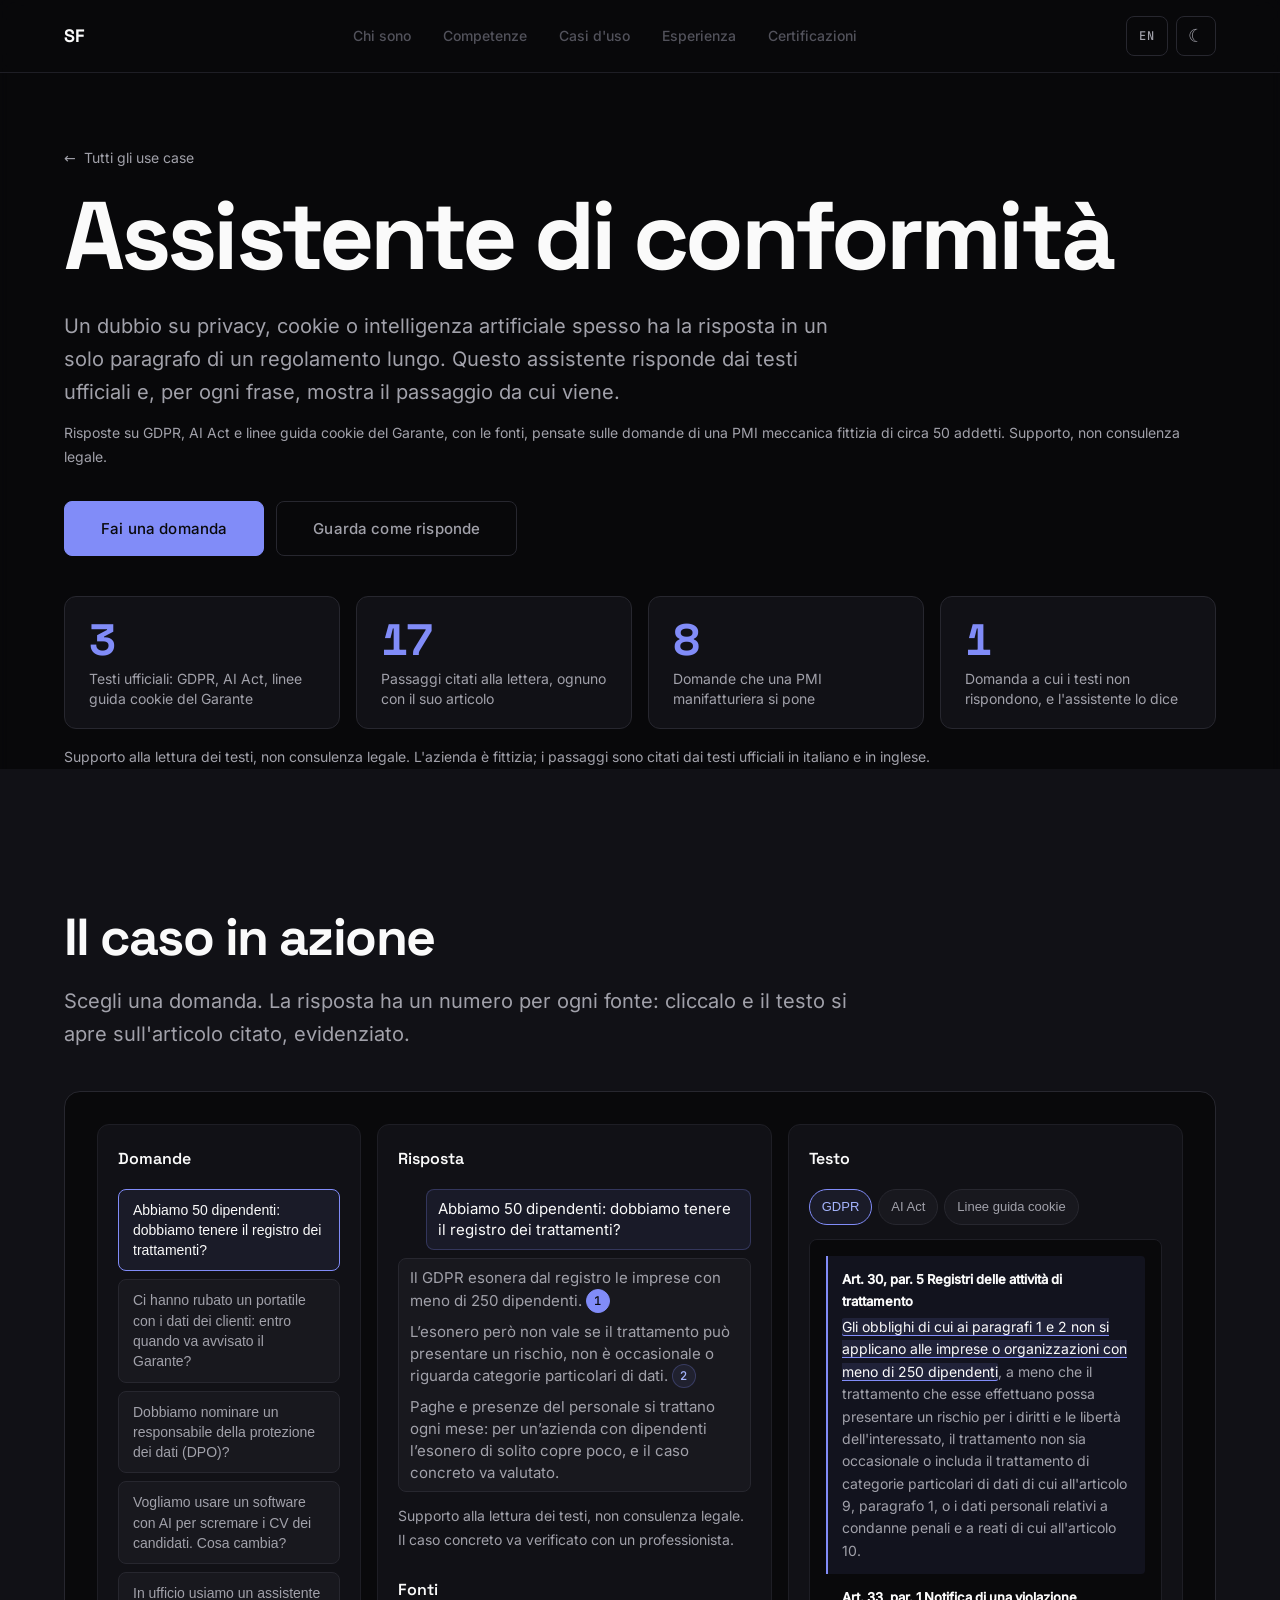
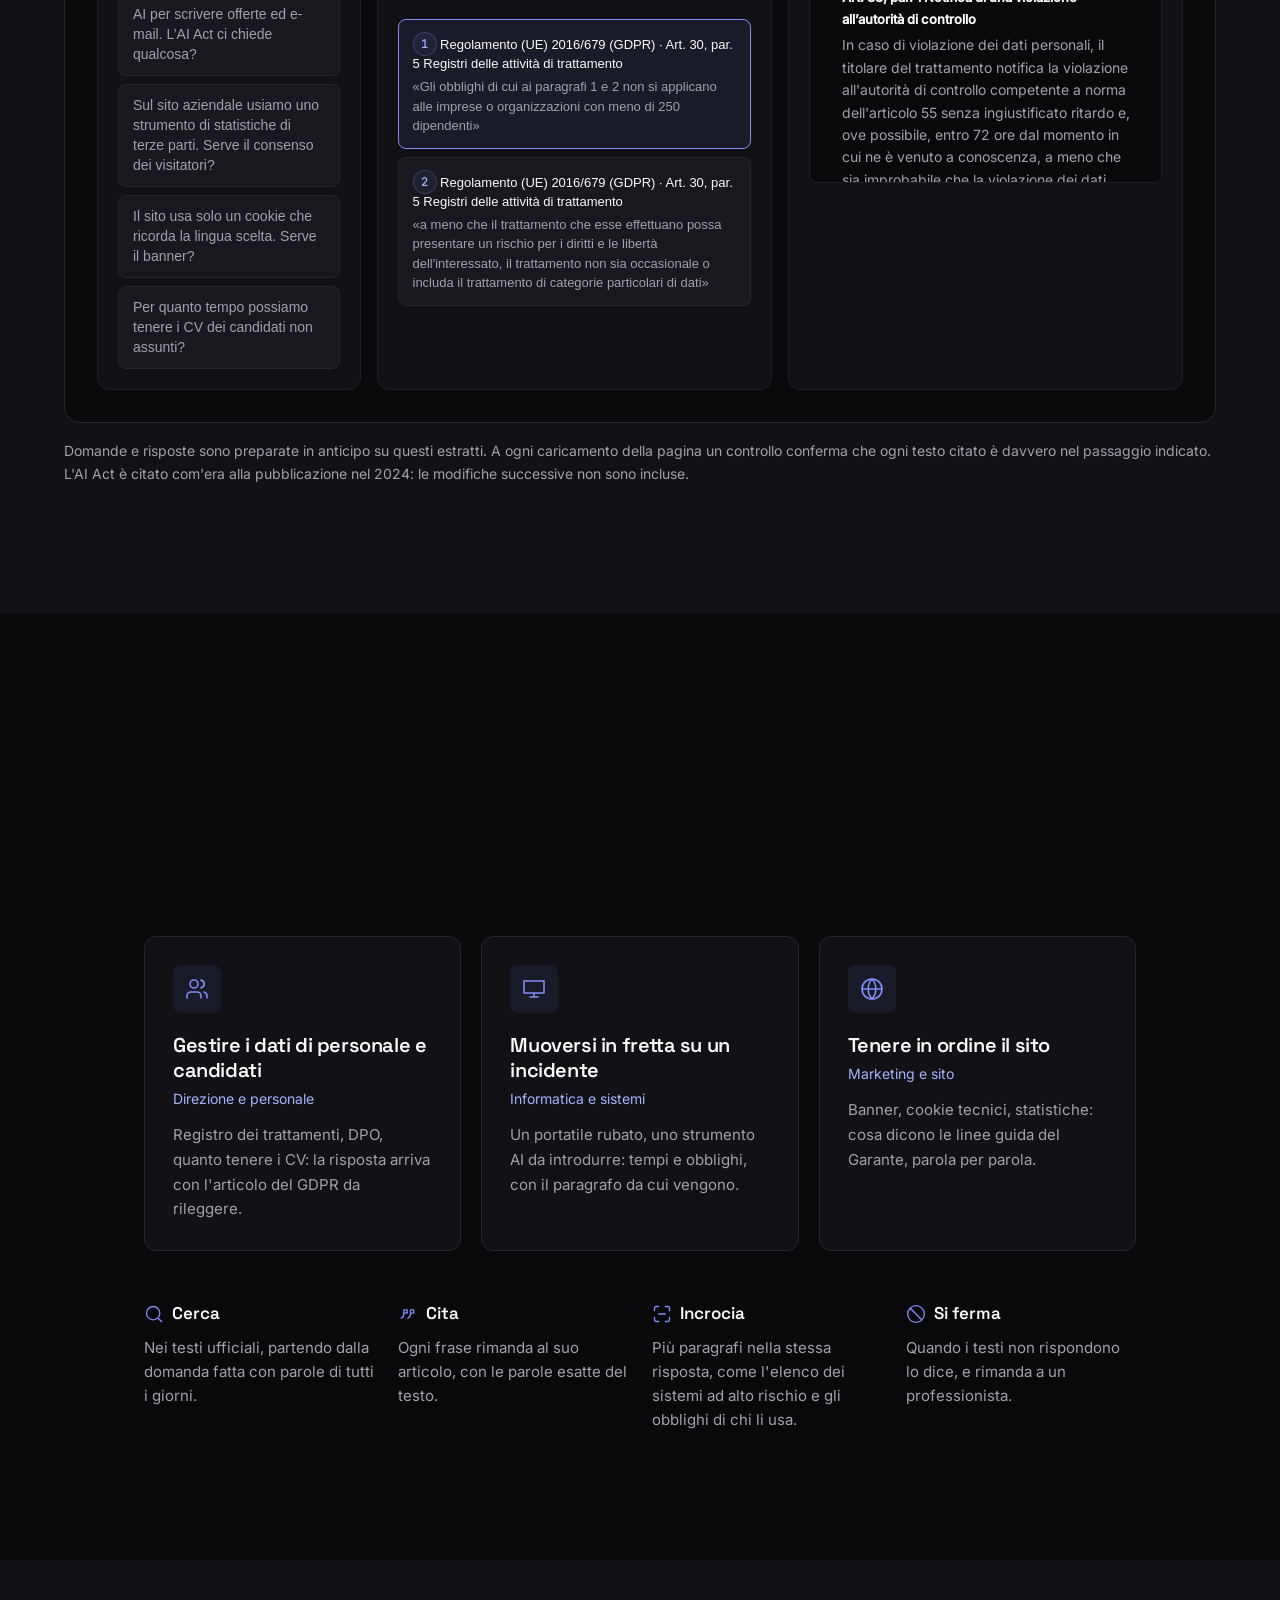
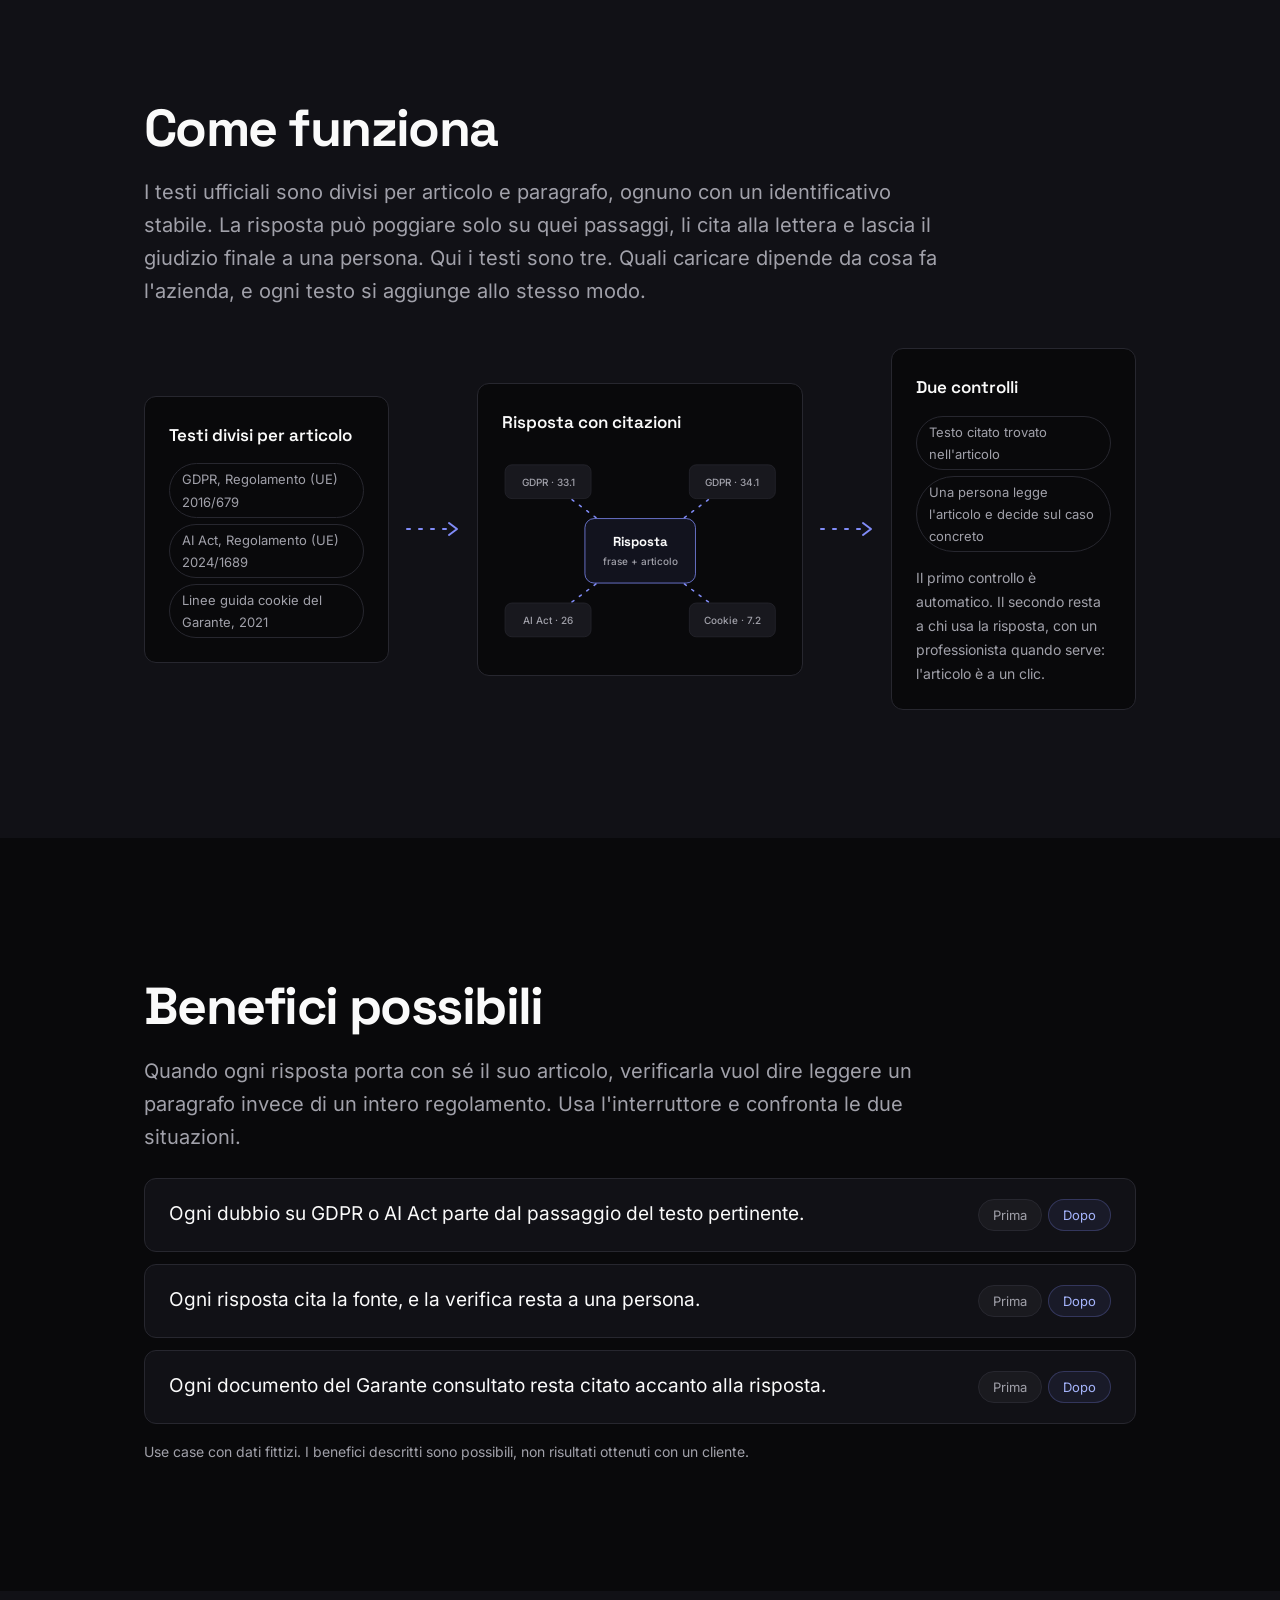
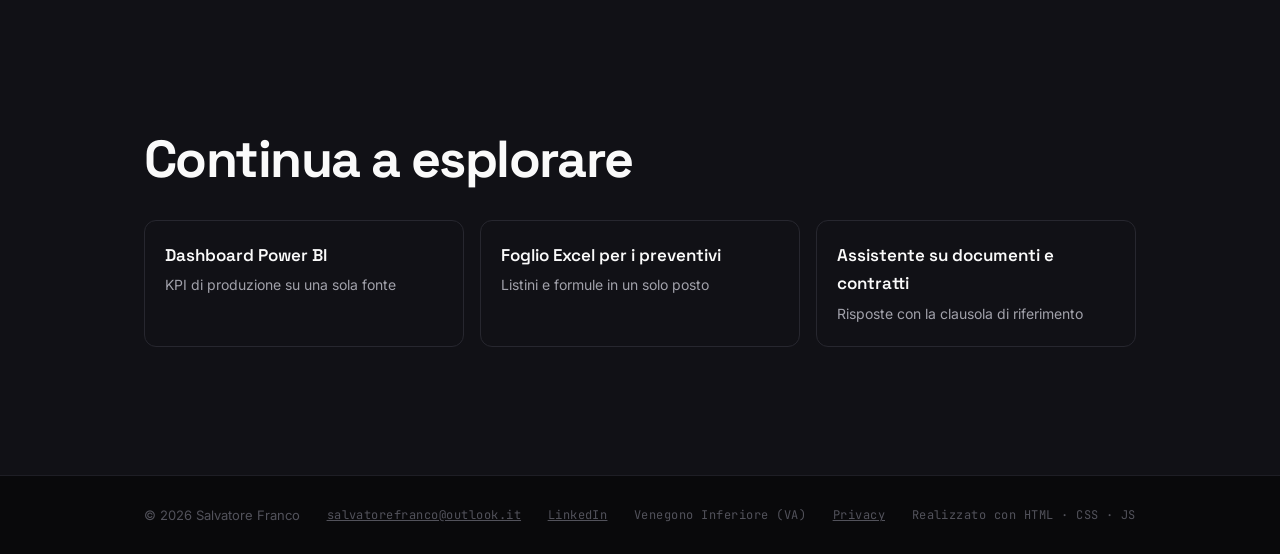
<file: caso-conformita.html>
<!DOCTYPE html>
<html lang="it">
<head>
    <meta charset="UTF-8">
    <meta http-equiv="X-UA-Compatible" content="IE=edge">
    <meta name="viewport" content="width=device-width, initial-scale=1.0">
    <title data-i18n="case.law.pagetitle">Compliance assistant — Salvatore Franco</title>
    <link rel="stylesheet" href="fonts/fonts.css">
    <link rel="stylesheet" href="portfolio.css">
    <link rel="stylesheet" href="about.css">
    <noscript><style>.fade-in, .reveal { opacity: 1; transform: none; }</style></noscript>
    <link rel="stylesheet" href="use-cases.css">
    <script>document.documentElement.classList.add('js');</script>
</head>
<body>
    <!-- Prevent flash: apply saved theme & language before paint -->
    <script>
        (function(){
            var t = localStorage.getItem('theme');
            if (t) document.documentElement.setAttribute('data-theme', t);
            var l = localStorage.getItem('lang') || 'it';
            if (l && l !== 'en') {
                document.documentElement.lang = l;
                document.documentElement.classList.add('i18n-loading');
            }
        })();
    </script>

    <!-- Skip to content (accessibility) -->
    <a href="#main" class="skip-link" data-i18n="skip">Skip to content</a>

    <!-- ── NAVIGATION ── -->
    <nav class="nav nav--scrolled" id="nav" role="navigation" aria-label="Main navigation">
        <a href="index.html" class="nav__logo" aria-label="Home">SF</a>
        <button class="nav__toggle" id="navToggle" aria-label="Toggle menu" aria-expanded="false">
            <span></span><span></span><span></span>
        </button>
        <ul class="nav__links" id="navLinks" role="list">
            <li><a href="index.html#about" class="nav__link" data-i18n="nav.about">About</a></li>
            <li><a href="index.html#skills" class="nav__link" data-i18n="nav.skills">Skills</a></li>
            <li><a href="projects.html" class="nav__link" data-i18n="nav.projects">Use cases</a></li>
            <li><a href="index.html#experience" class="nav__link" data-i18n="nav.experience">Experience</a></li>
            <li><a href="certifications.html" class="nav__link" data-i18n="nav.certifications">Certifications</a></li>
        </ul>
        <div class="nav__actions">
            <button class="lang-toggle" id="langToggle" aria-label="Switch language">
                <span class="lang-toggle__label">IT</span>
            </button>
            <button class="theme-toggle" id="themeToggle" aria-label="Toggle light/dark mode">
                <span class="theme-toggle__icon--moon" aria-hidden="true">&#9790;</span>
                <span class="theme-toggle__icon--sun" aria-hidden="true">&#9728;</span>
            </button>
        </div>
    </nav>

    <main id="main">

    <!-- ── APERTURA ── -->
    <header class="pbi-hero">
        <div class="container container--wide">
            <a href="projects.html" class="uc-back"><span aria-hidden="true">←</span> <span data-i18n="pbi.back">All use cases</span></a>
            <h1 class="uc-hero__title" data-i18n="case.law.title">Compliance assistant</h1>
            <p class="uc-lead" data-i18n="law.lead">A doubt about privacy, cookies or AI often has its answer in a single paragraph of a long regulation. This assistant answers from the official texts and, for every sentence, shows the passage it comes from.</p>
            <p class="uc-note" style="margin-top:0.75rem" data-i18n="case.law.ctx">Answers on the GDPR, the AI Act and the Garante's cookie guidelines, with sources, for a fictitious mechanical SME with about 50 employees. Support, not legal advice.</p>
            <div class="uc-actions">
                <a href="#prova" class="btn btn--primary btn--lg" data-i18n="doc.go">Ask a question</a>
                <a href="#how-title" class="btn btn--ghost btn--lg" data-i18n="doc.howgo">See how it answers</a>
            </div>
            <div class="pbi-kpis">
                <div class="pbi-kpi"><strong data-count="3" data-ask-count="docs">3</strong><span data-i18n="law.k1">Official texts: GDPR, AI Act, Garante cookie guidelines</span></div>
                <div class="pbi-kpi"><strong data-count="17" data-ask-count="parts">17</strong><span data-i18n="law.k2">Verbatim passages, each with its article</span></div>
                <div class="pbi-kpi"><strong data-count="8" data-ask-count="qs">8</strong><span data-i18n="law.k3">Questions a manufacturing SME asks itself</span></div>
                <div class="pbi-kpi"><strong data-count="1" data-ask-count="none">1</strong><span data-i18n="law.k4">Question the texts do not answer, and the assistant says so</span></div>
            </div>
            <p class="uc-note" style="margin-top:1rem" data-i18n="law.knote">Support for reading the texts, not legal advice. The company is fictitious; the passages are quoted from the official texts in Italian and English.</p>
        </div>
    </header>

    <!-- ── IL CASO IN AZIONE ── -->
    <section class="section section--surface" id="prova" aria-labelledby="prova-title">
        <div class="container container--wide">
            <h2 class="uc-sec-title fade-in" id="prova-title" data-i18n="case.demo">The use case in action</h2>
            <p class="uc-lead fade-in" data-i18n="law.live.sub">Pick a question. The answer has a number for each source: click it and the text opens on the quoted article, highlighted.</p>
            <div class="live ask" data-ask="law" style="background:var(--bg)">
                <div class="ask__col">
                    <h3 class="ask__h" data-i18n="doc.live.qs">Questions</h3>
                    <div class="ask__qs" data-ask-qs role="group" aria-label="Questions"></div>
                </div>
                <div class="ask__col">
                    <h3 class="ask__h" data-i18n="doc.live.ans">Answer</h3>
                    <div class="uc-chat ask__chat" data-ask-chat aria-live="polite"></div>
                    <p class="uc-note" style="margin-top:0.75rem" data-i18n="law.live.warn">Support for reading the texts, not legal advice. The actual case should be checked with a professional.</p>
                    <h3 class="ask__h ask__h--src" data-i18n="doc.live.src">Sources</h3>
                    <div class="ask__srcs" data-ask-src></div>
                </div>
                <div class="ask__col">
                    <h3 class="ask__h" data-i18n="law.live.doc">Text</h3>
                    <div class="ask__docs" data-ask-docs role="group" aria-label="Texts"></div>
                    <div class="ask__view" data-ask-view tabindex="0" aria-label="Text"></div>
                </div>
            </div>
            <p class="uc-note" style="margin-top:1rem" data-i18n="law.live.note">Questions and answers are prepared in advance on these excerpts. Each time the page loads, a check confirms that every quoted text is really in the passage it points to. The AI Act is quoted as published in 2024: later amendments are not included.</p>
        </div>
    </section>

    <!-- ── PER CHI ── -->
    <section class="section" aria-labelledby="who-title">
        <div class="container">
            <h2 class="uc-sec-title fade-in" id="who-title" data-i18n="doc.who.title">Who it is for, and what they ask</h2>
            <p class="uc-lead fade-in" data-i18n="law.who.sub">In a small company the same person often handles privacy, IT and the website. Each question starts from the article, not from a search.</p>
            <div class="roles" data-in>
                <article class="role fade-in"><div class="role__ico"><svg class="uc-ico" viewBox="0 0 24 24" aria-hidden="true"><path d="M16 21v-2a4 4 0 0 0-4-4H6a4 4 0 0 0-4 4v2M9 11a4 4 0 1 0 0-8 4 4 0 0 0 0 8zM22 21v-2a4 4 0 0 0-3-3.9M16 3.1a4 4 0 0 1 0 7.8"/></svg></div><h3 data-i18n="law.role0.t">Handle staff and applicant data</h3><small data-i18n="law.role0">Management and HR</small><p data-i18n="law.role0.d">Record of processing, DPO, how long to keep CVs: the answer comes with the GDPR article to reread.</p></article>
                <article class="role fade-in"><div class="role__ico"><svg class="uc-ico" viewBox="0 0 24 24" aria-hidden="true"><path d="M2 4h20v12H2zM8 20h8M12 16v4"/></svg></div><h3 data-i18n="law.role1.t">Act fast on an incident</h3><small data-i18n="law.role1">IT and systems</small><p data-i18n="law.role1.d">A stolen laptop, an AI tool to introduce: deadlines and obligations, with the paragraph they come from.</p></article>
                <article class="role fade-in"><div class="role__ico"><svg class="uc-ico" viewBox="0 0 24 24" aria-hidden="true"><path d="M12 22a10 10 0 1 0 0-20 10 10 0 0 0 0 20zM2 12h20M12 2a15 15 0 0 1 0 20M12 2a15 15 0 0 0 0 20"/></svg></div><h3 data-i18n="law.role2.t">Keep the website in order</h3><small data-i18n="law.role2">Marketing and website</small><p data-i18n="law.role2.d">Banner, technical cookies, statistics: what the Garante's guidelines say, word for word.</p></article>
            </div>
            <div class="can">
                <div class="fade-in"><h3><svg class="uc-ico" viewBox="0 0 24 24" aria-hidden="true"><path d="M11 19a8 8 0 1 0 0-16 8 8 0 0 0 0 16zM21 21l-4.3-4.3"/></svg><span data-i18n="doc.can0">Search</span></h3><p data-i18n="law.can0.d">Across the official texts, starting from the question in everyday words.</p></div>
                <div class="fade-in"><h3><svg class="uc-ico" viewBox="0 0 24 24" aria-hidden="true"><path d="M7 7h4v4H7zM7 11c0 3-1 5-3 6M15 7h4v4h-4zM15 11c0 3-1 5-3 6"/></svg><span data-i18n="doc.can1">Cite</span></h3><p data-i18n="law.can1.d">Every sentence points to its article, with the exact wording of the text.</p></div>
                <div class="fade-in"><h3><svg class="uc-ico" viewBox="0 0 24 24" aria-hidden="true"><path d="M8 3H5a2 2 0 0 0-2 2v3M16 3h3a2 2 0 0 1 2 2v3M8 21H5a2 2 0 0 1-2-2v-3M16 21h3a2 2 0 0 0 2-2v-3M8 12h8"/></svg><span data-i18n="doc.can2">Combine</span></h3><p data-i18n="law.can2.d">Several paragraphs in the same answer, such as the high-risk list and the duties of whoever uses the system.</p></div>
                <div class="fade-in"><h3><svg class="uc-ico" viewBox="0 0 24 24" aria-hidden="true"><path d="M12 22a10 10 0 1 0 0-20 10 10 0 0 0 0 20zM4.9 4.9l14.2 14.2"/></svg><span data-i18n="doc.can3">Stop</span></h3><p data-i18n="law.can3.d">When the texts do not answer, it says so and points to a professional.</p></div>
            </div>
        </div>
    </section>

    <!-- ── COME FUNZIONA ── -->
    <section class="section section--surface" aria-labelledby="how-title">
        <div class="container">
            <h2 class="uc-sec-title fade-in" id="how-title" data-i18n="case.how">How it works</h2>
            <p class="uc-lead fade-in" data-i18n="law.how.sub">The official texts are split by article and paragraph, each with a stable id. The answer can only rest on those passages, quotes them word for word and leaves the final judgement to a person.</p>
            <div class="flow" data-in>
                <div class="flow__col" style="background:var(--bg)">
                    <h3 data-i18n="law.flow1">Texts split by article</h3>
                    <ul class="flow__list"><li data-i18n="law.t.gd">GDPR, Regulation (EU) 2016/679</li><li data-i18n="law.t.ai">AI Act, Regulation (EU) 2024/1689</li><li data-i18n="law.t.ck">Garante cookie guidelines, 2021</li></ul>
                </div>
                <div class="flow__arrow" aria-hidden="true"><svg viewBox="0 0 56 24"><path class="dg-flow" d="M2 12H48"/><path d="M44 6l8 6-8 6" fill="none" stroke="currentColor" stroke-width="2" stroke-linecap="round" stroke-linejoin="round"/></svg></div>
                <div class="flow__col" style="background:var(--bg)">
                    <h3 data-i18n="doc.flow2">Answer with citations</h3>
                    <svg class="dg" viewBox="0 0 360 260" role="img" aria-label="Answer with citations"><path class="dg-flow" d="M180 130L60 40"/><path class="dg-flow" d="M180 130L300 40"/><path class="dg-flow" d="M180 130L60 220"/><path class="dg-flow" d="M180 130L300 220"/><g class="dg-pop"><rect class="dg-box" x="4" y="18" width="112" height="44" rx="9"/><text x="60" y="45" text-anchor="middle">GDPR · 33.1</text></g><g class="dg-pop"><rect class="dg-box" x="244" y="18" width="112" height="44" rx="9"/><text x="300" y="45" text-anchor="middle">GDPR · 34.1</text></g><g class="dg-pop"><rect class="dg-box" x="4" y="198" width="112" height="44" rx="9"/><text x="60" y="225" text-anchor="middle">AI Act · 26</text></g><g class="dg-pop"><rect class="dg-box" x="244" y="198" width="112" height="44" rx="9"/><text x="300" y="225" text-anchor="middle">Cookie · 7.2</text></g><g class="dg-pop"><rect style="fill:var(--bg)" x="108" y="88" width="144" height="84" rx="12"/><rect class="dg-box dg-box--on" x="108" y="88" width="144" height="84" rx="12"/><text class="dg-big" x="180" y="124" text-anchor="middle" data-i18n="doc.live.ans">Answer</text><text x="180" y="148" text-anchor="middle" data-i18n="law.t.cites">sentence + article</text></g></svg>
                </div>
                <div class="flow__arrow" aria-hidden="true"><svg viewBox="0 0 56 24"><path class="dg-flow" d="M2 12H48"/><path d="M44 6l8 6-8 6" fill="none" stroke="currentColor" stroke-width="2" stroke-linecap="round" stroke-linejoin="round"/></svg></div>
                <div class="flow__col" style="background:var(--bg)">
                    <h3 data-i18n="doc.flow3">Two checks</h3>
                    <ul class="flow__list"><li data-i18n="law.t.c1">Quoted text found in the article</li><li data-i18n="law.t.c2">A person reads the article and decides on the actual case</li></ul>
                    <p class="uc-note" style="margin-top:0.875rem" data-i18n="law.flow3.d">The first check is automatic. The second stays with whoever uses the answer, with a professional where needed: the article is one click away.</p>
                </div>
            </div>
        </div>
    </section>

    <!-- ── BENEFICI POSSIBILI ── no fade-in: both texts must stay readable without JS -->
    <section class="section" aria-labelledby="benefits-title">
        <div class="container">
            <h2 class="uc-sec-title" id="benefits-title" data-i18n="ben.title">Possible benefits</h2>
            <p class="uc-lead" data-i18n="law.ben.sub">When every answer brings its article along, checking it means reading a paragraph instead of a whole regulation. Flip the switch and compare the two situations.</p>
            <ul class="bens">
                <li class="benefit">
                    <div class="benefit__texts" aria-live="polite">
                        <p class="benefit__text"><strong class="benefit__label mono" data-i18n="ben.before">Before</strong> <span data-i18n="case.law.b1.before">Every doubt about the GDPR or the AI Act starts with a search through long texts.</span></p>
                        <p class="benefit__text"><strong class="benefit__label mono" data-i18n="ben.after">After</strong> <span data-i18n="case.law.b1.after">Every doubt about the GDPR or the AI Act starts from the relevant passage of the text.</span></p>
                    </div>
                </li>
                <li class="benefit">
                    <div class="benefit__texts" aria-live="polite">
                        <p class="benefit__text"><strong class="benefit__label mono" data-i18n="ben.before">Before</strong> <span data-i18n="case.law.b2.before">Every answer about a rule has to be compared with the text, which must first be found.</span></p>
                        <p class="benefit__text"><strong class="benefit__label mono" data-i18n="ben.after">After</strong> <span data-i18n="case.law.b2.after">Every answer cites its source, and checking it remains with a person.</span></p>
                    </div>
                </li>
                <li class="benefit">
                    <div class="benefit__texts" aria-live="polite">
                        <p class="benefit__text"><strong class="benefit__label mono" data-i18n="ben.before">Before</strong> <span data-i18n="case.law.b3.before">Every document from the Garante has to be picked out among many publications.</span></p>
                        <p class="benefit__text"><strong class="benefit__label mono" data-i18n="ben.after">After</strong> <span data-i18n="case.law.b3.after">Every Garante document consulted stays cited next to the answer.</span></p>
                    </div>
                </li>
            </ul>
            <p class="uc-note" style="margin-top:1rem" data-i18n="ben.decl">Use case with fictitious data. The benefits described are possible, not results achieved with a client.</p>
        </div>
    </section>

    <!-- ── CONTINUA ── -->
    <section class="section section--surface" aria-labelledby="next-title">
        <div class="container">
            <h2 class="uc-sec-title fade-in" id="next-title" data-i18n="pbi.next.title">Keep exploring</h2>
            <div class="uc-next">
                <a href="caso-power-bi.html"><b data-i18n="case.pbi.title">Power BI dashboard</b><span data-i18n="xls.next.pbi">Production KPIs on a single source</span></a>
                <a href="caso-excel.html"><b data-i18n="case.xls.title">Excel workbook for quotes</b><span data-i18n="pbi.next.xls">Price lists and formulas in one place</span></a>
                <a href="caso-assistente.html"><b data-i18n="case.doc.title">Assistant on documents and contracts</b><span data-i18n="pbi.next.doc">Answers with the relevant clause</span></a>
            </div>
        </div>
    </section>

    </main><!-- /main -->

    <!-- ── FOOTER ── -->
    <footer class="footer" role="contentinfo">
        <div class="container footer__inner">
            <span class="footer__copy">© 2026 Salvatore Franco</span>
            <a href="mailto:salvatorefranco@outlook.it" class="footer__credit mono">salvatorefranco@outlook.it</a>
            <a href="https://www.linkedin.com/in/salvatorefranco" target="_blank" rel="noopener noreferrer" class="footer__credit mono">LinkedIn</a>
            <span class="footer__credit mono">Venegono Inferiore (VA)</span>
            <a href="privacy.html" class="footer__credit mono" data-i18n="footer.privacy">Privacy</a>
            <span class="footer__credit mono" data-i18n="footer.credit">Built with HTML · CSS · JS</span>
        </div>
    </footer>

    <!-- Before i18n.js, so that the Before/After buttons get translated -->
    <script src="js/law-assistant.js"></script>
    <script src="js/doc-assistant.js"></script>
    <script src="js/use-cases.js"></script>
    <script src="js/benefits.js"></script>

    <!-- Language support -->
    <script src="i18n.js"></script>

    <!-- Custom background -->
    <script src="js/gradient.js"></script>
    <script src="js/bg-gradient.js"></script>
    <script src="js/cursor.js"></script>

    <script>
        // Mobile nav toggle
        const navToggle = document.getElementById('navToggle');
        const navLinks  = document.getElementById('navLinks');
        navToggle.addEventListener('click', () => {
            const isOpen = navLinks.classList.toggle('nav__links--open');
            navToggle.classList.toggle('nav__toggle--open', isOpen);
            navToggle.setAttribute('aria-expanded', isOpen);
        });
        navLinks.querySelectorAll('a').forEach(link => {
            link.addEventListener('click', () => {
                navLinks.classList.remove('nav__links--open');
                navToggle.classList.remove('nav__toggle--open');
                navToggle.setAttribute('aria-expanded', 'false');
            });
        });

        // Scroll reveal
        const revealObserver = new IntersectionObserver((entries) => {
            entries.forEach(entry => {
                if (entry.isIntersecting) {
                    entry.target.classList.add('is-visible');
                    revealObserver.unobserve(entry.target);
                }
            });
        }, { threshold: 0.1, rootMargin: '0px 0px -40px 0px' });
        document.querySelectorAll('.fade-in, .reveal').forEach(el => revealObserver.observe(el));

        // Hero elements: trigger on load
        window.addEventListener('load', () => {
            document.querySelectorAll('.reveal').forEach((el, i) => {
                setTimeout(() => el.classList.add('is-visible'), i * 60 + 80);
            });
        });

        // Theme toggle
        const themeToggle = document.getElementById('themeToggle');
        themeToggle.addEventListener('click', () => {
            const current = document.documentElement.getAttribute('data-theme');
            const next = current === 'light' ? 'dark' : 'light';
            if (next === 'dark') {
                document.documentElement.removeAttribute('data-theme');
            } else {
                document.documentElement.setAttribute('data-theme', next);
            }
            localStorage.setItem('theme', next === 'dark' ? '' : next);
        });
    </script>

</body>
</html>
</file>
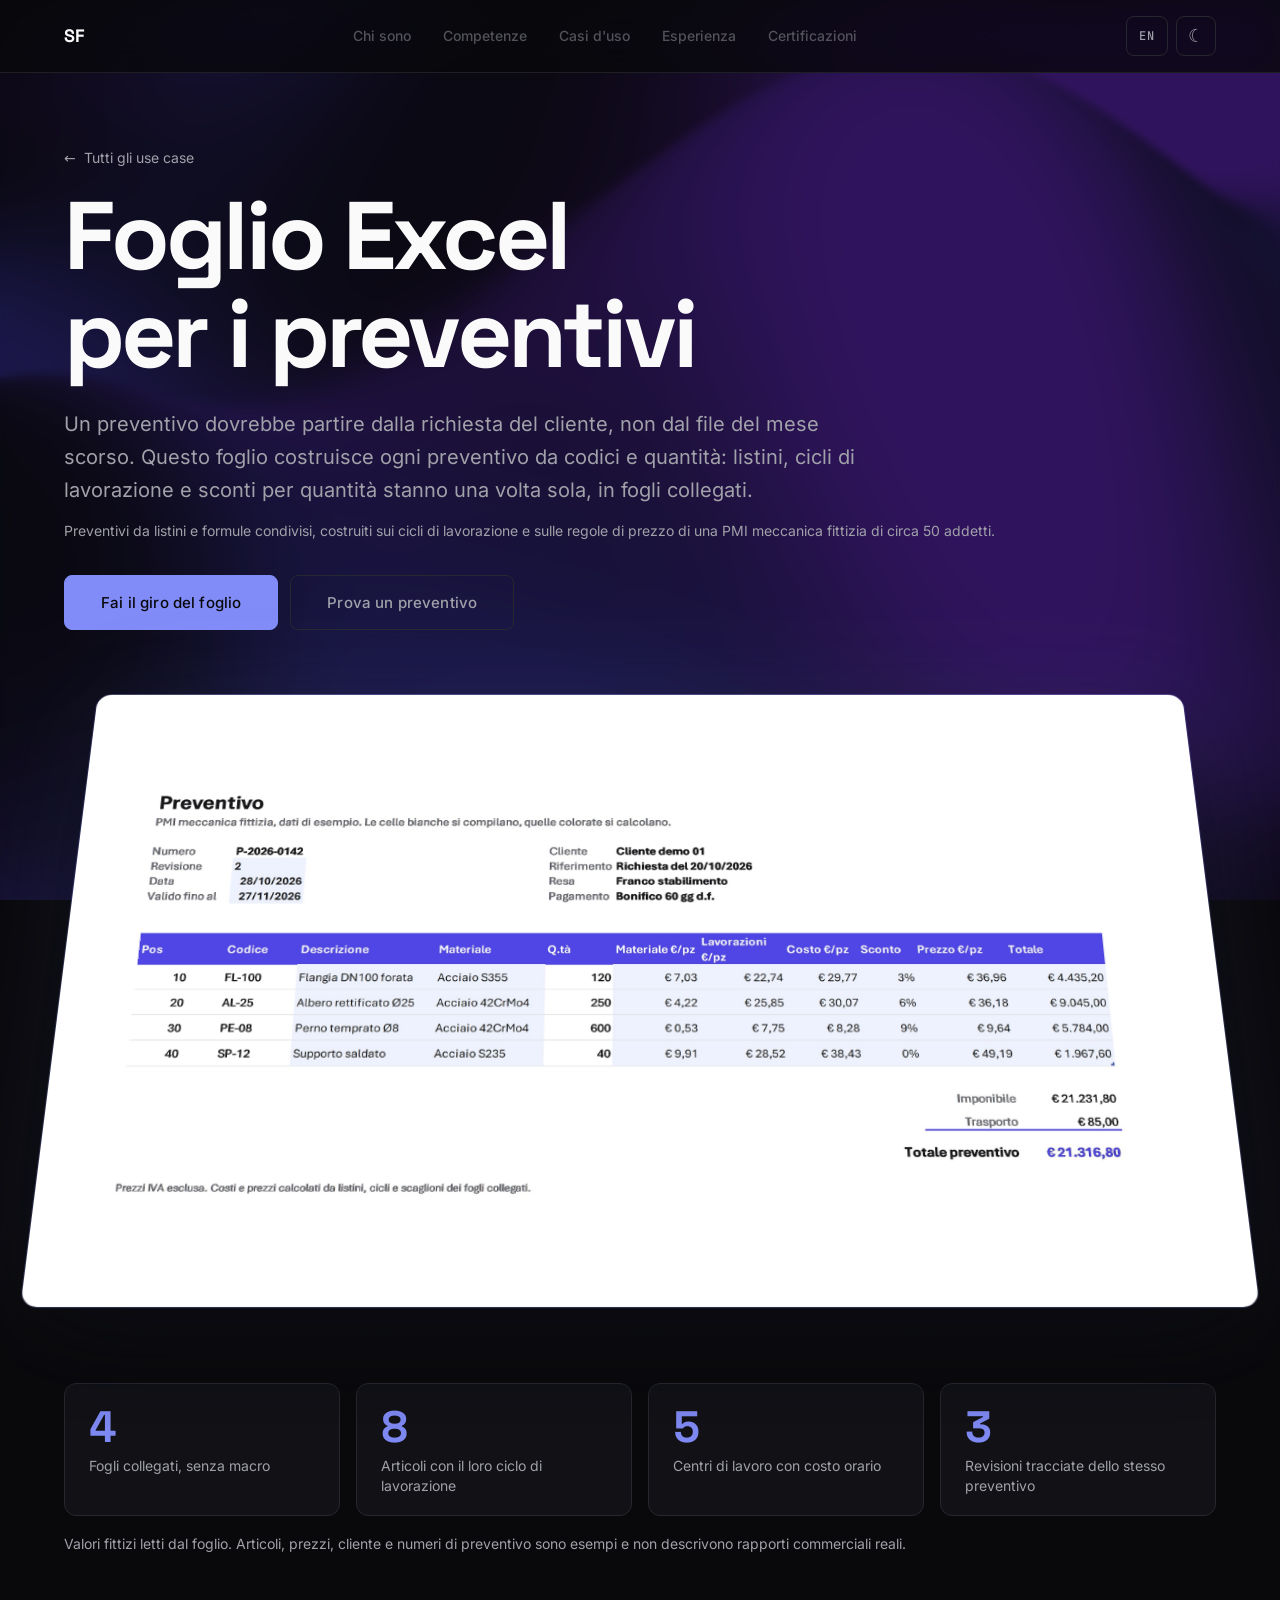
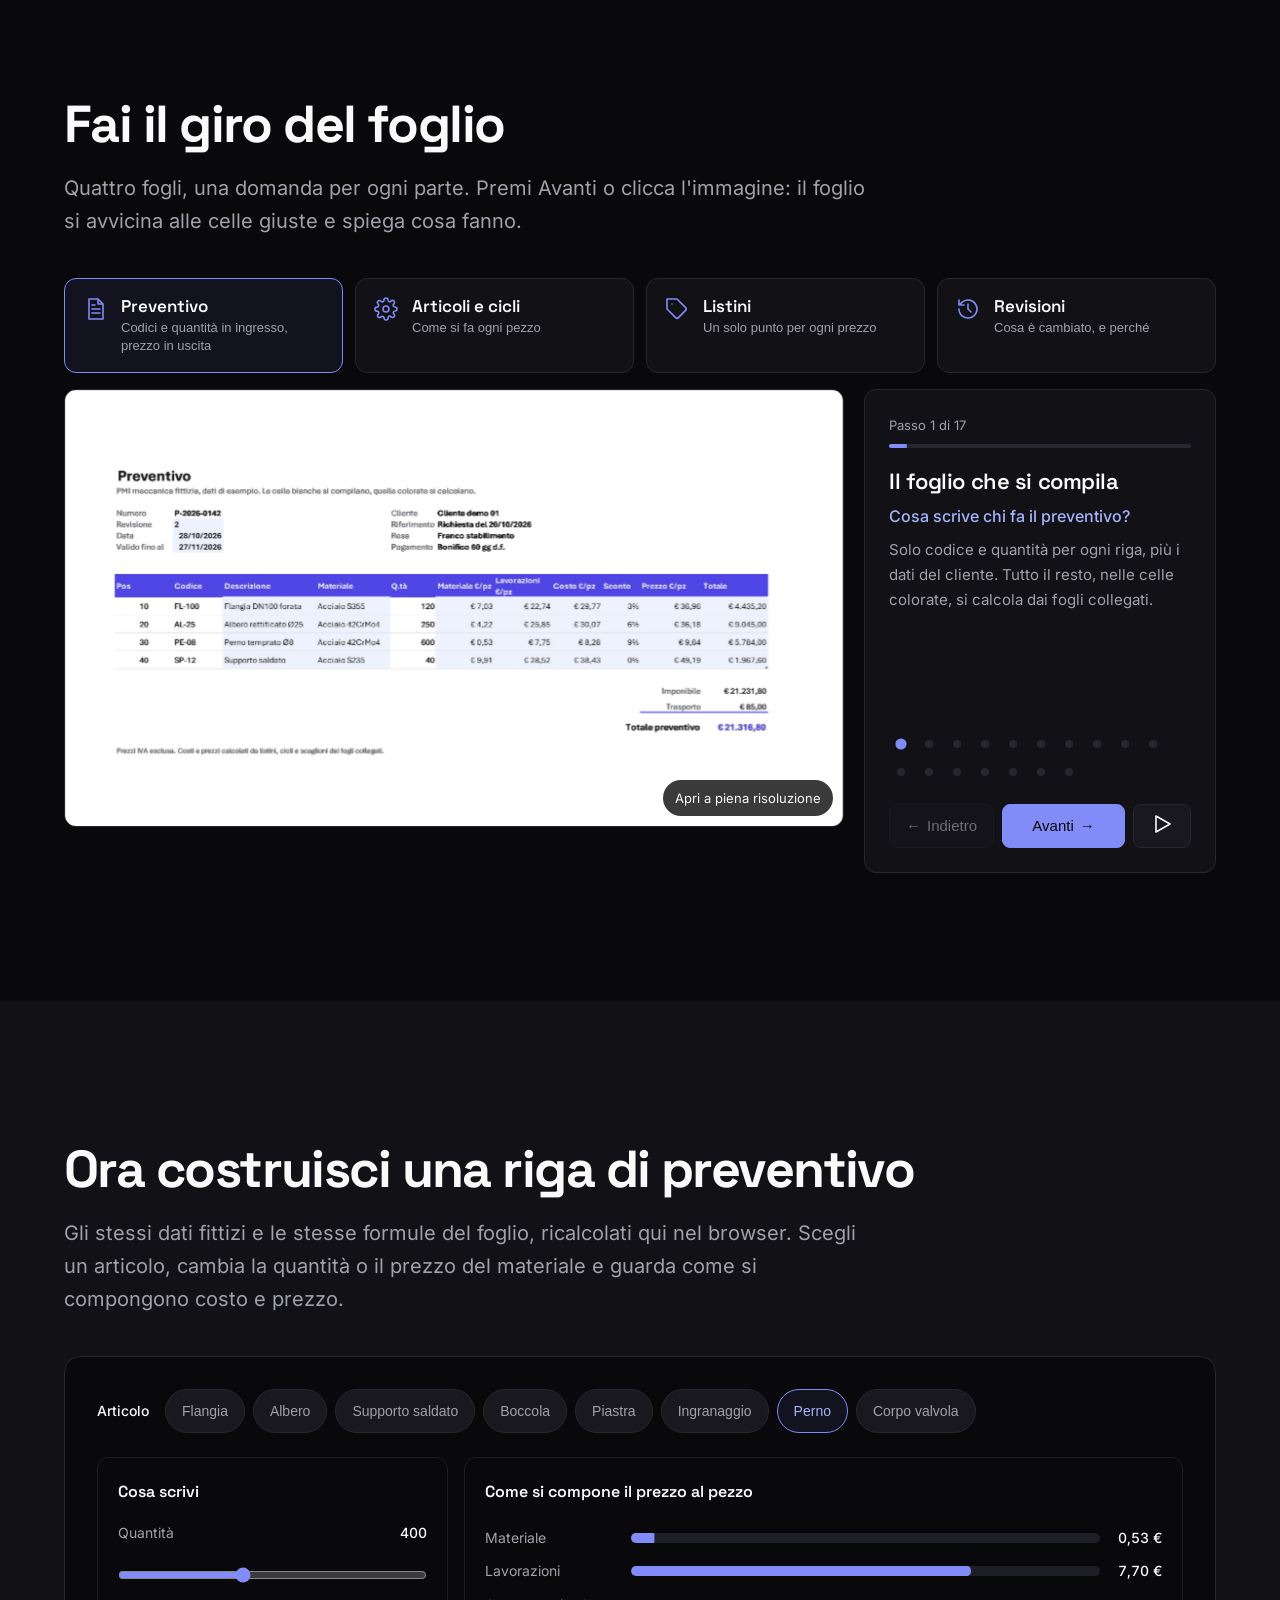
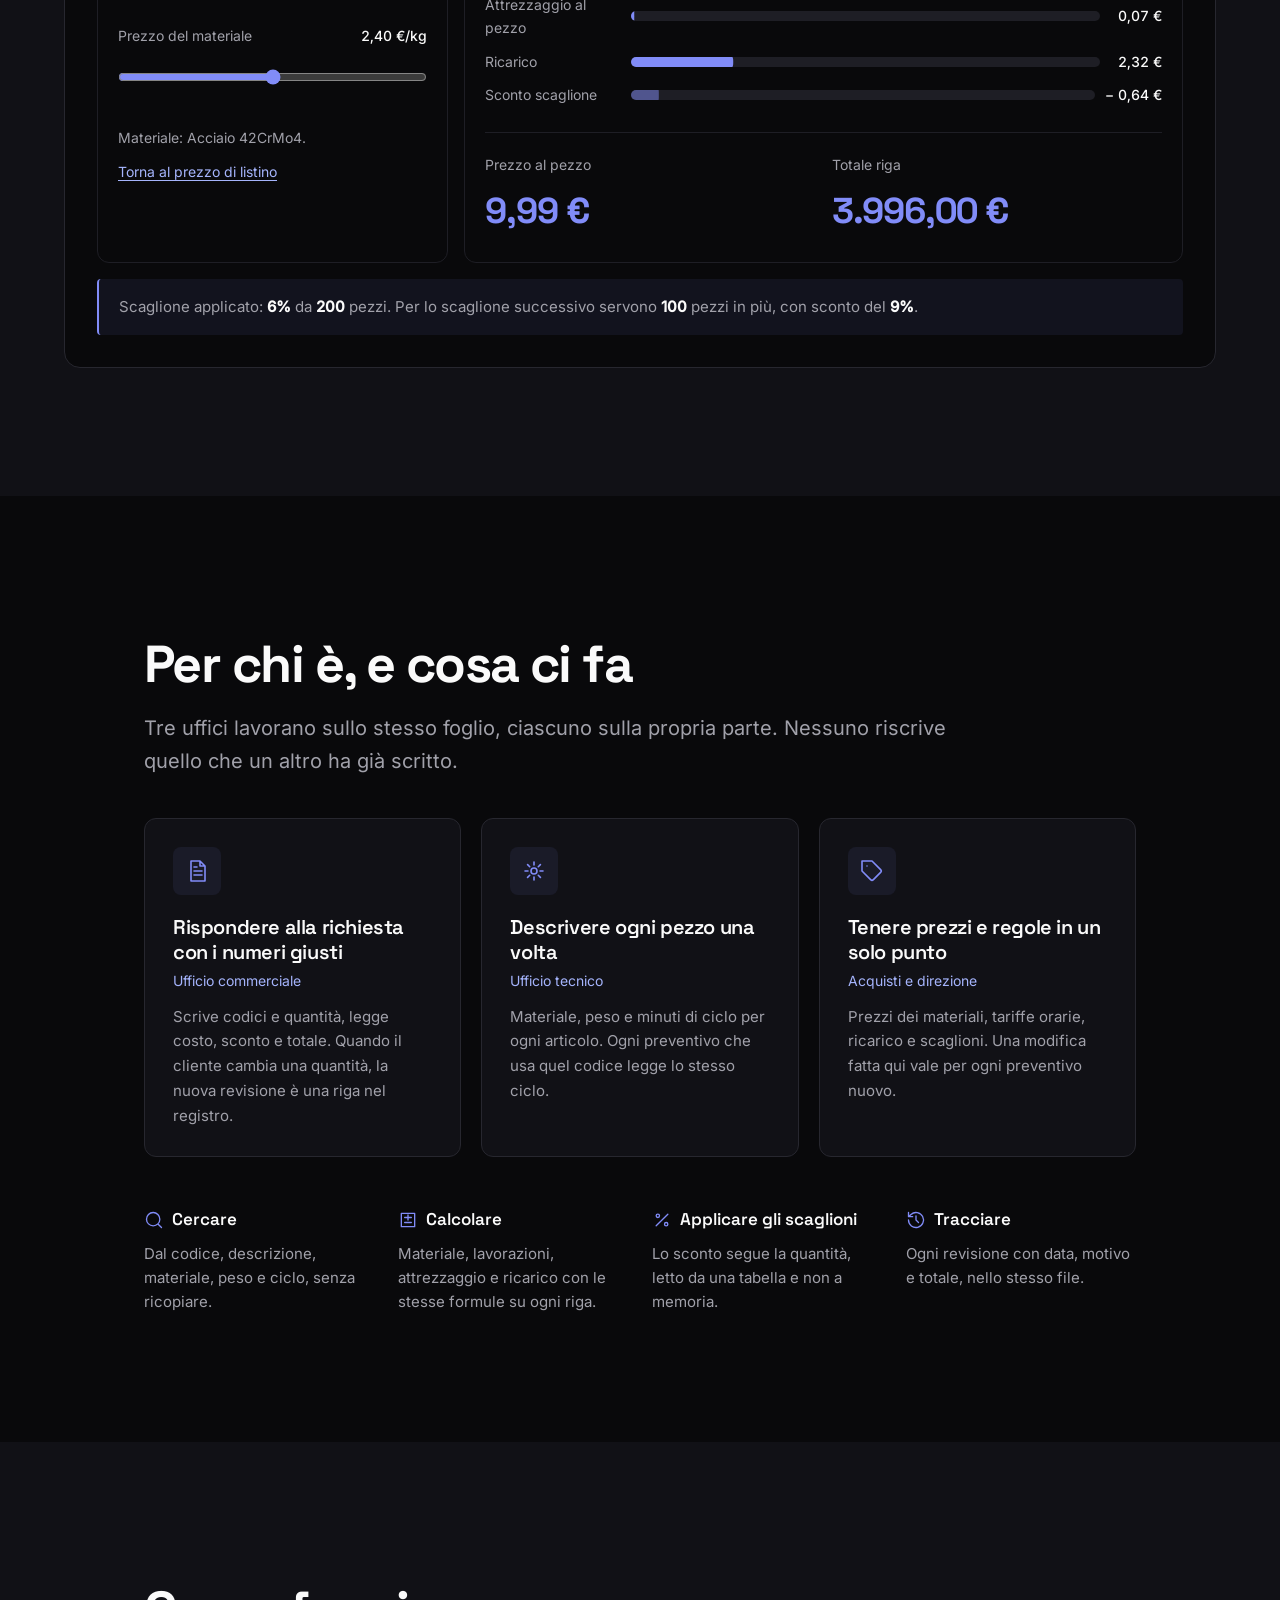
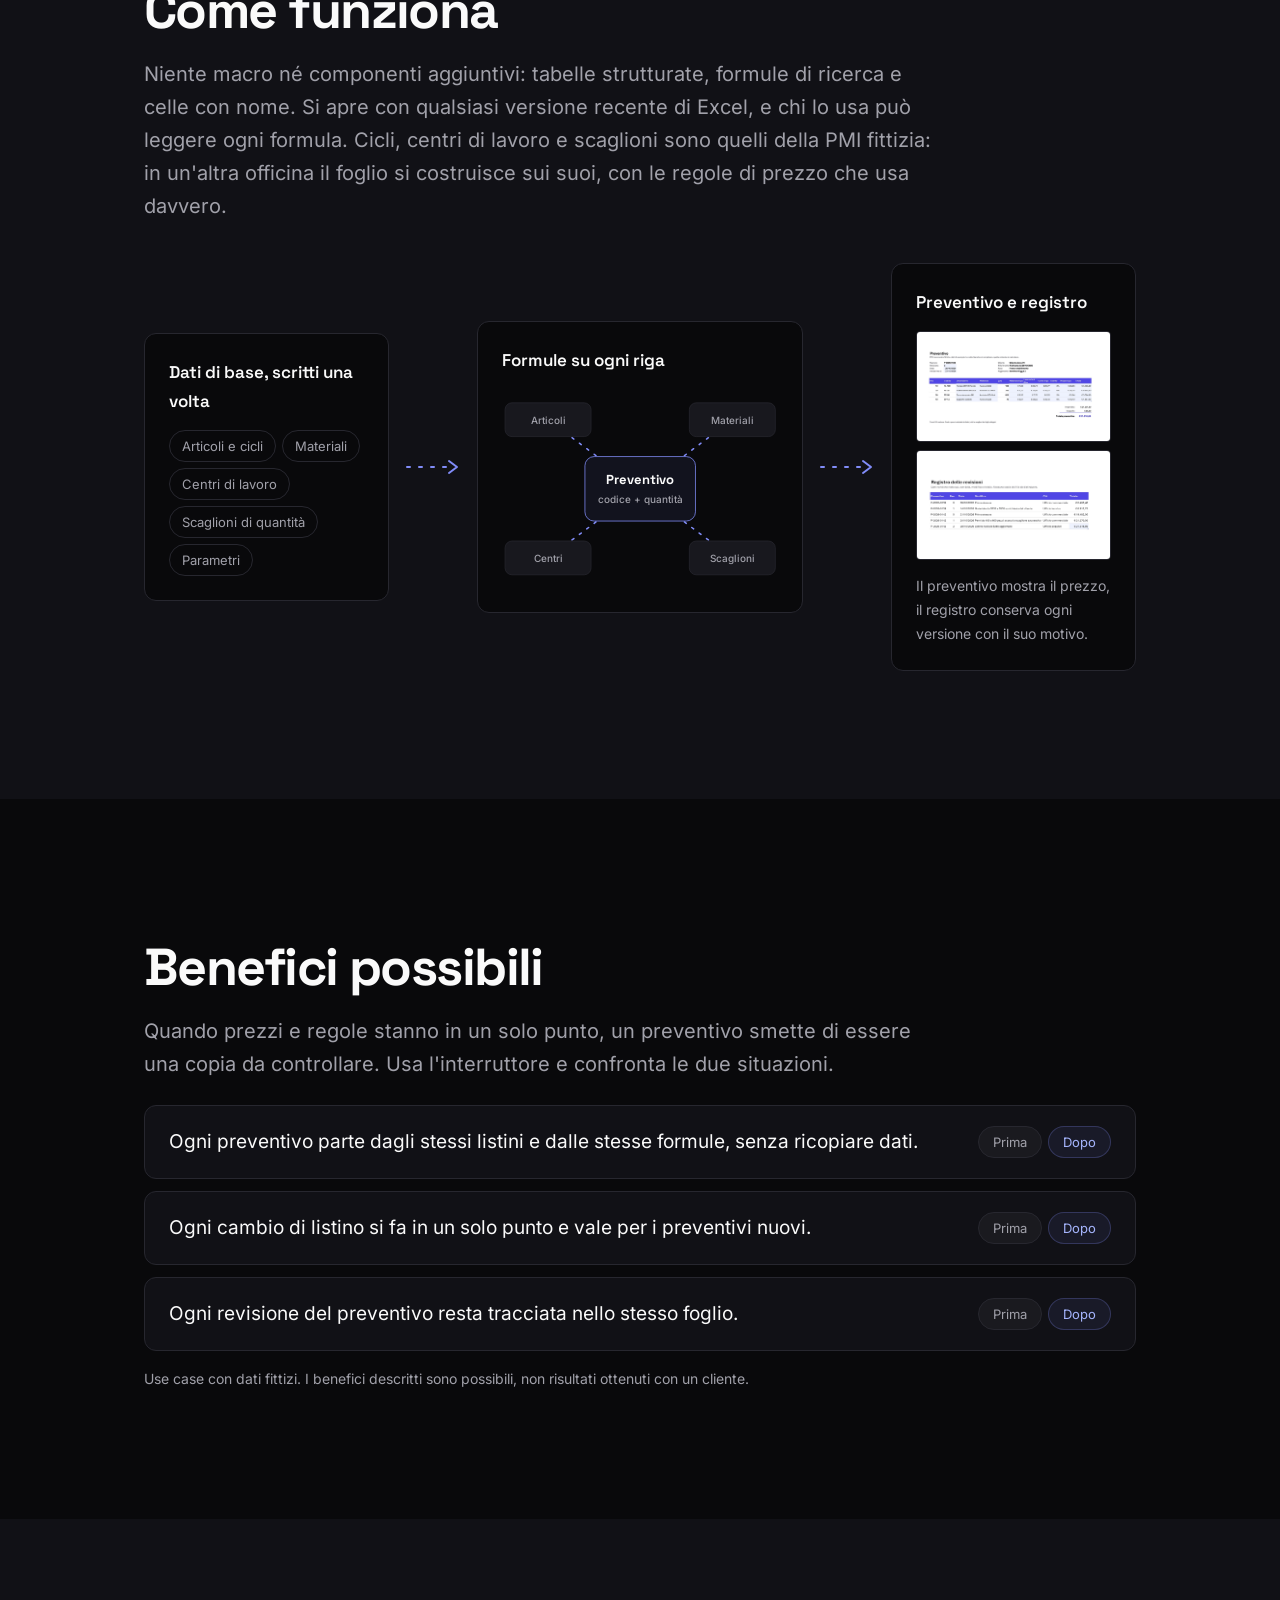
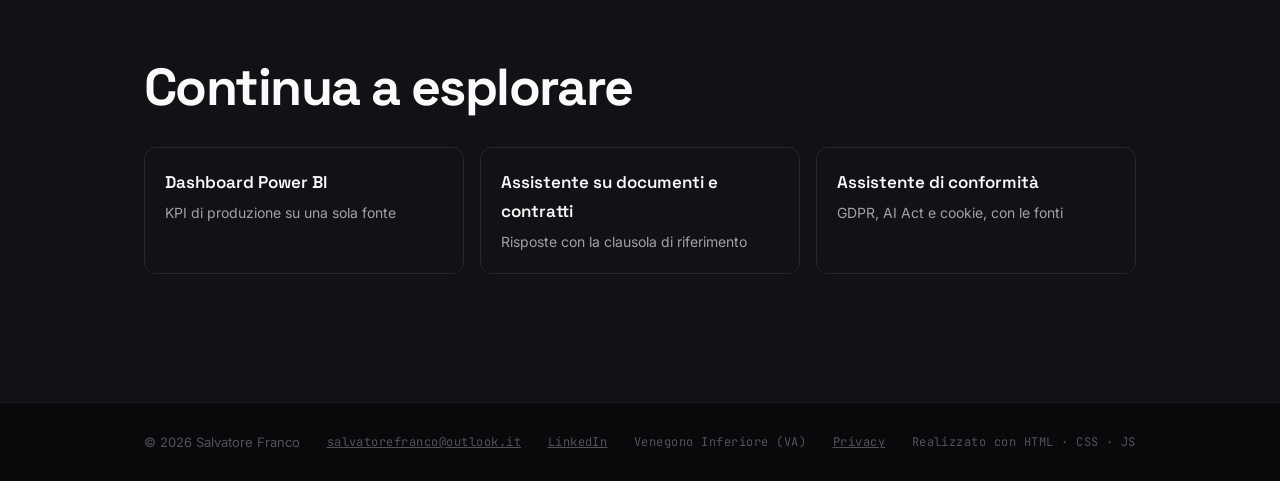
<file: caso-excel.html>
<!DOCTYPE html>
<html lang="it">
<head>
    <meta charset="UTF-8">
    <meta http-equiv="X-UA-Compatible" content="IE=edge">
    <meta name="viewport" content="width=device-width, initial-scale=1.0">
    <title data-i18n="case.xls.pagetitle">Excel workbook for quotes — Salvatore Franco</title>
    <link rel="stylesheet" href="fonts/fonts.css">
    <link rel="stylesheet" href="portfolio.css">
    <link rel="stylesheet" href="about.css">
    <noscript><style>.fade-in, .reveal { opacity: 1; transform: none; }</style></noscript>
    <link rel="stylesheet" href="use-cases.css">
    <script>document.documentElement.classList.add('js');</script>
</head>
<body>
    <!-- Prevent flash: apply saved theme & language before paint -->
    <script>
        (function(){
            var t = localStorage.getItem('theme');
            if (t) document.documentElement.setAttribute('data-theme', t);
            var l = localStorage.getItem('lang') || 'it';
            if (l && l !== 'en') {
                document.documentElement.lang = l;
                document.documentElement.classList.add('i18n-loading');
            }
        })();
    </script>

    <!-- Skip to content (accessibility) -->
    <a href="#main" class="skip-link" data-i18n="skip">Skip to content</a>

    <!-- ── NAVIGATION ── -->
    <nav class="nav nav--scrolled" id="nav" role="navigation" aria-label="Main navigation">
        <a href="index.html" class="nav__logo" aria-label="Home">SF</a>
        <button class="nav__toggle" id="navToggle" aria-label="Toggle menu" aria-expanded="false">
            <span></span><span></span><span></span>
        </button>
        <ul class="nav__links" id="navLinks" role="list">
            <li><a href="index.html#about" class="nav__link" data-i18n="nav.about">About</a></li>
            <li><a href="index.html#skills" class="nav__link" data-i18n="nav.skills">Skills</a></li>
            <li><a href="projects.html" class="nav__link" data-i18n="nav.projects">Use cases</a></li>
            <li><a href="index.html#experience" class="nav__link" data-i18n="nav.experience">Experience</a></li>
            <li><a href="certifications.html" class="nav__link" data-i18n="nav.certifications">Certifications</a></li>
        </ul>
        <div class="nav__actions">
            <button class="lang-toggle" id="langToggle" aria-label="Switch language">
                <span class="lang-toggle__label">IT</span>
            </button>
            <button class="theme-toggle" id="themeToggle" aria-label="Toggle light/dark mode">
                <span class="theme-toggle__icon--moon" aria-hidden="true">&#9790;</span>
                <span class="theme-toggle__icon--sun" aria-hidden="true">&#9728;</span>
            </button>
        </div>
    </nav>

    <main id="main">

    <!-- ── APERTURA ── -->
    <header class="pbi-hero">
        <div class="container container--wide">
            <a href="projects.html" class="uc-back"><span aria-hidden="true">←</span> <span data-i18n="pbi.back">All use cases</span></a>
            <h1 class="uc-hero__title" data-i18n="case.xls.title">Excel workbook for quotes</h1>
            <p class="uc-lead" data-i18n="xls.lead">A quote should start from the client's request, not from last month's file. This workbook builds each quote from codes and quantities: price lists, machining cycles and quantity discounts live once, in linked sheets.</p>
            <p class="uc-note" style="margin-top:0.75rem" data-i18n="case.xls.ctx">Quotes from shared price lists and formulas, for a fictitious mechanical SME with about 50 employees.</p>
            <div class="uc-actions">
                <a href="#tour" class="btn btn--primary btn--lg" data-i18n="xls.go">Take the workbook tour</a>
                <a href="#prova" class="btn btn--ghost btn--lg" data-i18n="xls.try">Build a quote</a>
            </div>
            <div class="pbi-show" data-untilt>
                <div class="pbi-show__frame"><img src="01.images/caso-excel/preventivo-1600.jpg" srcset="01.images/caso-excel/preventivo-1600.jpg 1600w, 01.images/caso-excel/preventivo-3200.jpg 3190w" sizes="(max-width: 768px) 800px, 2000px" alt="" width="1600" height="900"></div>
            </div>
            <div class="pbi-kpis">
                <div class="pbi-kpi"><strong data-count="4">4</strong><span data-i18n="xls.k1">Linked sheets, no macros</span></div>
                <div class="pbi-kpi"><strong data-count="8">8</strong><span data-i18n="xls.k2">Items with their machining cycle</span></div>
                <div class="pbi-kpi"><strong data-count="5">5</strong><span data-i18n="xls.k3">Work centres with an hourly rate</span></div>
                <div class="pbi-kpi"><strong data-count="3">3</strong><span data-i18n="xls.k4">Tracked revisions of the same quote</span></div>
            </div>
            <p class="uc-note" style="margin-top:1rem" data-i18n="xls.knote">Fictitious figures read from the workbook. Items, prices, client and quote numbers are examples and do not describe real business relationships.</p>
        </div>
    </header>

    <!-- ── GIRO DEL FOGLIO ── -->
    <section class="section" id="tour" aria-labelledby="tour-title">
        <div class="container container--wide">
            <h2 class="uc-sec-title fade-in" id="tour-title" data-i18n="xls.tour.title">Take the workbook tour</h2>
            <p class="uc-lead fade-in" data-i18n="xls.tour.sub">Four sheets, one question for each part. Press Next or click the picture: the sheet zooms in on the right cells and explains what they do.</p>
            <div class="tour" data-tour>
                <div class="tour__tabs tour__tabs--4" role="group" aria-labelledby="tour-title">
                    <button type="button" class="tour__tab"><svg class="uc-ico" viewBox="0 0 24 24" aria-hidden="true"><path d="M6 2h9l5 5v15H6zM15 2v5h5M9 12h8M9 16h8M9 8h3"/></svg><span><b data-i18n="xls.tab1">Quote</b><small data-i18n="xls.tab1.d">Codes and quantities in, price out</small></span></button>
                    <button type="button" class="tour__tab"><svg class="uc-ico" viewBox="0 0 24 24" aria-hidden="true"><path d="M12 15a3 3 0 1 0 0-6 3 3 0 0 0 0 6zM19.4 15a1.7 1.7 0 0 0 .3 1.8l.1.1a2 2 0 1 1-2.8 2.8l-.1-.1a1.7 1.7 0 0 0-1.8-.3 1.7 1.7 0 0 0-1 1.5V21a2 2 0 1 1-4 0v-.1a1.7 1.7 0 0 0-1.1-1.5 1.7 1.7 0 0 0-1.8.3l-.1.1a2 2 0 1 1-2.8-2.8l.1-.1a1.7 1.7 0 0 0 .3-1.8 1.7 1.7 0 0 0-1.5-1H3a2 2 0 1 1 0-4h.1a1.7 1.7 0 0 0 1.5-1.1 1.7 1.7 0 0 0-.3-1.8l-.1-.1a2 2 0 1 1 2.8-2.8l.1.1a1.7 1.7 0 0 0 1.8.3H9a1.7 1.7 0 0 0 1-1.5V3a2 2 0 1 1 4 0v.1a1.7 1.7 0 0 0 1 1.5 1.7 1.7 0 0 0 1.8-.3l.1-.1a2 2 0 1 1 2.8 2.8l-.1.1a1.7 1.7 0 0 0-.3 1.8V9a1.7 1.7 0 0 0 1.5 1H21a2 2 0 1 1 0 4h-.1a1.7 1.7 0 0 0-1.5 1z"/></svg><span><b data-i18n="xls.tab2">Items and cycles</b><small data-i18n="xls.tab2.d">How each part is made</small></span></button>
                    <button type="button" class="tour__tab"><svg class="uc-ico" viewBox="0 0 24 24" aria-hidden="true"><path d="M20.6 13.4l-7.2 7.2a2 2 0 0 1-2.8 0L2 12V2h10l8.6 8.6a2 2 0 0 1 0 2.8zM7 7h.01"/></svg><span><b data-i18n="xls.tab3">Price lists</b><small data-i18n="xls.tab3.d">One place for every price</small></span></button>
                    <button type="button" class="tour__tab"><svg class="uc-ico" viewBox="0 0 24 24" aria-hidden="true"><path d="M3 12a9 9 0 1 0 3-6.7L3 8M3 3v5h5M12 7v5l3 3"/></svg><span><b data-i18n="xls.tab4">Revisions</b><small data-i18n="xls.tab4.d">What changed, and why</small></span></button>
                </div>
                <div class="tour__body">
                    <div class="tour__viewer">
                        <div class="tour__canvas">
                            <img class="tour__img" src="01.images/caso-excel/preventivo-1600.jpg" srcset="01.images/caso-excel/preventivo-1600.jpg 1600w, 01.images/caso-excel/preventivo-3200.jpg 3190w" sizes="(max-width: 768px) 800px, 2400px" data-full="01.images/caso-excel/preventivo-3200.jpg" alt="" width="1600" height="900" loading="lazy">
                            <img class="tour__img" src="01.images/caso-excel/articoli-1600.jpg" srcset="01.images/caso-excel/articoli-1600.jpg 1600w, 01.images/caso-excel/articoli-3200.jpg 3190w" sizes="(max-width: 768px) 800px, 2400px" data-full="01.images/caso-excel/articoli-3200.jpg" alt="" width="1600" height="900" loading="lazy">
                            <img class="tour__img" src="01.images/caso-excel/listini-1600.jpg" srcset="01.images/caso-excel/listini-1600.jpg 1600w, 01.images/caso-excel/listini-3200.jpg 3190w" sizes="(max-width: 768px) 800px, 2400px" data-full="01.images/caso-excel/listini-3200.jpg" alt="" width="1600" height="900" loading="lazy">
                            <img class="tour__img" src="01.images/caso-excel/revisioni-1600.jpg" srcset="01.images/caso-excel/revisioni-1600.jpg 1600w, 01.images/caso-excel/revisioni-3200.jpg 3190w" sizes="(max-width: 768px) 800px, 2400px" data-full="01.images/caso-excel/revisioni-3200.jpg" alt="" width="1600" height="900" loading="lazy">
                            <div class="tour__spot"></div>
                        </div>
                        <a class="tour__open" href="01.images/caso-excel/preventivo-3200.jpg" target="_blank" rel="noopener" data-i18n="pbi.full">Open at full resolution</a>
                    </div>
                    <div class="tour__panel">
                        <div class="tour__count"><span data-i18n="pbi.step">Step</span> <span data-now>1</span> <span data-i18n="pbi.of">of</span> 17</div>
                        <div class="tour__bar"><i></i></div>
                        <ol class="tour__stops" aria-live="polite">
                            <li class="tour__stop" data-page="0" data-region="0,0,100,100"><h3 data-i18n="xls.s0.t">The sheet you fill in</h3><p class="tour__q" data-i18n="xls.s0.q">What does whoever writes the quote type?</p><p class="tour__a" data-i18n="xls.s0.a">Only item code and quantity for each row, plus the client details. Everything else, in the coloured cells, is calculated from the linked sheets.</p></li>
                            <li class="tour__stop" data-page="0" data-region="6.4,26.8,56.2,10.3"><h3 data-i18n="xls.s1.t">Number and revision</h3><p class="tour__q" data-i18n="xls.s1.q">Which version am I looking at?</p><p class="tour__a" data-i18n="xls.s1.a">Revision and date are read from the revision log, and the validity date adds the days set among the parameters.</p></li>
                            <li class="tour__stop" data-page="0" data-region="20.3,42.2,27.4,21.6"><h3 data-i18n="xls.s2.t">Description and material</h3><p class="tour__q" data-i18n="xls.s2.q">Do I have to copy the item card?</p><p class="tour__a" data-i18n="xls.s2.a">No: from the code, a lookup formula fetches description and material from the Items sheet. A wrong code shows up at once.</p></li>
                            <li class="tour__stop" data-page="0" data-region="47.7,42.2,21.3,21.6"><h3 data-i18n="xls.s3.t">Cost per piece</h3><p class="tour__q" data-i18n="xls.s3.q">Where does the cost come from?</p><p class="tour__a" data-i18n="xls.s3.a">Material: weight times price per kg, plus scrap. Machining: cycle minutes times the hourly rate of each work centre, plus setup spread over the pieces.</p></li>
                            <li class="tour__stop" data-page="0" data-region="69.0,42.2,4.9,21.6"><h3 data-i18n="xls.s4.t">Quantity discount</h3><p class="tour__q" data-i18n="xls.s4.q">Which discount applies to this quantity?</p><p class="tour__a" data-i18n="xls.s4.a">The tier table decides: at 600 pins the 9% tier applies, without anyone remembering it.</p></li>
                            <li class="tour__stop" data-page="0" data-region="74.0,66.4,16.4,12.2"><h3 data-i18n="xls.s5.t">Total</h3><p class="tour__q" data-i18n="xls.s5.q">How much is the quote worth?</p><p class="tour__a" data-i18n="xls.s5.a">Price with markup and discount, subtotal, transport and total. The total also lands in the revision log.</p></li>
                            <li class="tour__stop" data-page="1" data-region="0,0,100,100"><h3 data-i18n="xls.s6.t">Items and cycles</h3><p class="tour__q" data-i18n="xls.s6.q">How is each part made?</p><p class="tour__a" data-i18n="xls.s6.a">For each code: material, weight and minutes on lathe, milling, grinding, welding and heat treatment.</p></li>
                            <li class="tour__stop" data-page="1" data-region="36.9,36.5,36.7,37.1"><h3 data-i18n="xls.s7.t">The machining cycle</h3><p class="tour__q" data-i18n="xls.s7.q">How much machine time does it take?</p><p class="tour__a" data-i18n="xls.s7.a">Engineering writes the minutes per piece once for each item. The quote reads them from here.</p></li>
                            <li class="tour__stop" data-page="1" data-region="73.6,36.5,16.9,37.1"><h3 data-i18n="xls.s8.t">Calculated costs</h3><p class="tour__q" data-i18n="xls.s8.q">How much does machining cost?</p><p class="tour__a" data-i18n="xls.s8.a">Minutes times the rate of each centre, with setup kept apart: change one rate and every item that uses it follows.</p></li>
                            <li class="tour__stop" data-page="2" data-region="0,0,100,100"><h3 data-i18n="xls.s9.t">Price lists and parameters</h3><p class="tour__q" data-i18n="xls.s9.q">Where do you change a price?</p><p class="tour__a" data-i18n="xls.s9.a">Here and only here: materials, work centres, quantity tiers and parameters such as markup, transport and validity.</p></li>
                            <li class="tour__stop" data-page="2" data-region="20.2,19.7,33.9,38.0"><h3 data-i18n="xls.s10.t">Materials</h3><p class="tour__q" data-i18n="xls.s10.q">Has the supplier raised the price of steel?</p><p class="tour__a" data-i18n="xls.s10.a">Update the price per kg with its date: S355 moved to €1.55/kg on 27 October, and new quotes use it straight away.</p></li>
                            <li class="tour__stop" data-page="2" data-region="56.7,19.7,19.5,28.8"><h3 data-i18n="xls.s11.t">Work centres</h3><p class="tour__q" data-i18n="xls.s11.q">What does a machine hour cost?</p><p class="tour__a" data-i18n="xls.s11.a">One rate per centre, shared by every item and every quote.</p></li>
                            <li class="tour__stop" data-page="2" data-region="56.7,57.6,19.5,25.3"><h3 data-i18n="xls.s12.t">Quantity tiers</h3><p class="tour__q" data-i18n="xls.s12.q">From how many pieces does the discount change?</p><p class="tour__a" data-i18n="xls.s12.a">Four thresholds, read by an approximate-match lookup: no discounts decided case by case.</p></li>
                            <li class="tour__stop" data-page="2" data-region="20.2,68.0,19.5,24.2"><h3 data-i18n="xls.s13.t">Parameters</h3><p class="tour__q" data-i18n="xls.s13.q">Which markup do we apply?</p><p class="tour__a" data-i18n="xls.s13.a">Markup, setup rate, transport and validity sit in one small table, each with a name the formulas call.</p></li>
                            <li class="tour__stop" data-page="3" data-region="0,0,100,100"><h3 data-i18n="xls.s14.t">Revision log</h3><p class="tour__q" data-i18n="xls.s14.q">What changed since the first draft?</p><p class="tour__a" data-i18n="xls.s14.a">Each revision is a row: date, change, who made it and total. No copies of the file to compare.</p></li>
                            <li class="tour__stop" data-page="3" data-region="6.8,45.1,82.0,10.9"><h3 data-i18n="xls.s15.t">The story of a quote</h3><p class="tour__q" data-i18n="xls.s15.q">Why did the price go up?</p><p class="tour__a" data-i18n="xls.s15.a">Quote P-2026-0139 moved from S235 to S355 at the client's request: the reason stays written next to the total.</p></li>
                            <li class="tour__stop" data-page="3" data-region="6.8,66.9,82.0,5.5"><h3 data-i18n="xls.s16.t">The current revision</h3><p class="tour__q" data-i18n="xls.s16.q">Is the log up to date?</p><p class="tour__a" data-i18n="xls.s16.a">The last row reads its total straight from the quote; earlier rows keep the value they had at the time.</p></li>
                        </ol>
                        <div class="tour__dots"></div>
                        <div class="tour__ctrl">
                            <button type="button" class="tour__btn" data-prev><span aria-hidden="true">←</span> <span data-i18n="pbi.prev">Back</span></button>
                            <button type="button" class="tour__btn tour__btn--next" data-next><span data-i18n="pbi.next">Next</span> <span aria-hidden="true">→</span></button>
                            <button type="button" class="tour__btn" data-play aria-pressed="false"><span data-icon-play><svg class="uc-ico" viewBox="0 0 24 24" aria-hidden="true"><path d="M6 4l14 8-14 8z"/></svg></span><span data-icon-pause style="display:none"><svg class="uc-ico" viewBox="0 0 24 24" aria-hidden="true"><path d="M7 4v16M17 4v16"/></svg></span><span style="position:absolute;width:1px;height:1px;overflow:hidden;clip-path:inset(50%)" data-i18n="pbi.play">Auto-play</span></button>
                        </div>
                    </div>
                </div>
            </div>
        </div>
    </section>

    <!-- ── PROVA UN PREVENTIVO ── -->
    <section class="section section--surface" id="prova" aria-labelledby="prova-title">
        <div class="container container--wide">
            <h2 class="uc-sec-title fade-in" id="prova-title" data-i18n="xls.live.title">Now build a quote line</h2>
            <p class="uc-lead fade-in" data-i18n="xls.live.sub">The same fictitious data and formulas as the workbook, recalculated here in the browser. Pick an item, change the quantity or the steel price, and watch how cost and price are built.</p>
            <div class="live" data-quote style="background:var(--bg)">
                <div class="live__filter" role="group" aria-labelledby="quote-item">
                    <span id="quote-item" data-i18n="xls.live.item">Item</span>
                    <button type="button" class="live__chip" data-art="FL-100"><span data-i18n="xls.a.fl">Flange</span></button>
                    <button type="button" class="live__chip" data-art="AL-25"><span data-i18n="xls.a.al">Shaft</span></button>
                    <button type="button" class="live__chip" data-art="SP-12"><span data-i18n="xls.a.sp">Welded bracket</span></button>
                    <button type="button" class="live__chip" data-art="BU-40"><span data-i18n="xls.a.bu">Bushing</span></button>
                    <button type="button" class="live__chip" data-art="PI-60"><span data-i18n="xls.a.pi">Plate</span></button>
                    <button type="button" class="live__chip" data-art="IN-18"><span data-i18n="xls.a.in">Gear</span></button>
                    <button type="button" class="live__chip" data-art="PE-08"><span data-i18n="xls.a.pe">Pin</span></button>
                    <button type="button" class="live__chip" data-art="CO-50"><span data-i18n="xls.a.co">Valve body</span></button>
                </div>
                <div class="live__grid">
                    <div class="live__cell">
                        <h3 data-i18n="xls.live.in">What you type</h3>
                        <label class="quote__field"><span><span data-i18n="xls.live.qty">Quantity</span> <b data-out="qty">–</b></span><input type="range" min="1" max="1000" step="1" value="400" data-qty></label>
                        <label class="quote__field"><span><span data-i18n="xls.live.kg">Material price</span> <b><span data-out="kg">–</span> <small data-out="kgdelta"></small></b></span><input type="range" data-kg></label>
                        <p class="uc-note"><span data-i18n="xls.live.mat">Material:</span> <span data-out="mat">–</span>. <button type="button" class="quote__reset" data-reset data-i18n="xls.live.reset">Back to list price</button></p>
                    </div>
                    <div class="live__cell live__cell--wide">
                        <h3 data-i18n="xls.live.build">How the price per piece is built</h3>
                        <div class="live__list">
                            <div class="live__row" data-part="material"><span data-i18n="xls.p.mat">Material</span><div class="live__track"><i></i></div><b>–</b></div>
                            <div class="live__row" data-part="work"><span data-i18n="xls.p.work">Machining</span><div class="live__track"><i></i></div><b>–</b></div>
                            <div class="live__row" data-part="setup"><span data-i18n="xls.p.setup">Setup per piece</span><div class="live__track"><i></i></div><b>–</b></div>
                            <div class="live__row" data-part="markup"><span data-i18n="xls.p.markup">Markup</span><div class="live__track"><i></i></div><b>–</b></div>
                            <div class="live__row" data-part="discount"><span data-i18n="xls.p.disc">Tier discount</span><div class="live__track"><i></i></div><b>–</b></div>
                        </div>
                        <div class="quote__sum">
                            <div><span data-i18n="xls.p.price">Price per piece</span><strong data-out="price">–</strong></div>
                            <div><span data-i18n="xls.p.total">Line total</span><strong data-out="total">–</strong></div>
                        </div>
                    </div>
                </div>
                <p class="live__insight" aria-live="polite"><span data-i18n="xls.live.step">Tier applied:</span> <b data-out="step">–</b> <span data-i18n="xls.live.from">from</span> <b data-out="from">–</b> <span data-i18n="xls.live.pcs">pieces</span>.<span data-next-step> <span data-i18n="xls.live.miss">To reach the next tier you need</span> <b data-out="missing">–</b> <span data-i18n="xls.live.more">more pieces, for</span> <b data-out="nextdisc">–</b>.</span></p>
            </div>
        </div>
    </section>

    <!-- ── PER CHI ── -->
    <section class="section" aria-labelledby="who-title">
        <div class="container">
            <h2 class="uc-sec-title fade-in" id="who-title" data-i18n="xls.who.title">Who it is for, and what they do with it</h2>
            <p class="uc-lead fade-in" data-i18n="xls.who.sub">Three offices work on the same workbook, each on its own part. Nobody retypes what someone else has already written.</p>
            <div class="roles" data-in>
                <article class="role fade-in"><div class="role__ico"><svg class="uc-ico" viewBox="0 0 24 24" aria-hidden="true"><path d="M6 2h9l5 5v15H6zM15 2v5h5M9 12h8M9 16h8M9 8h3"/></svg></div><h3 data-i18n="xls.role0.t">Answer the request with the right figures</h3><small data-i18n="xls.role0">Sales office</small><p data-i18n="xls.role0.d">Types codes and quantities, reads cost, discount and total. When the client changes a quantity, the new revision is one row in the log.</p></article>
                <article class="role fade-in"><div class="role__ico"><svg class="uc-ico" viewBox="0 0 24 24" aria-hidden="true"><path d="M12 15a3 3 0 1 0 0-6 3 3 0 0 0 0 6zM3 12h3M18 12h3M12 3v3M12 18v3M5.6 5.6l2.1 2.1M16.3 16.3l2.1 2.1M5.6 18.4l2.1-2.1M16.3 7.7l2.1-2.1"/></svg></div><h3 data-i18n="xls.role1.t">Describe each part once</h3><small data-i18n="xls.role1">Engineering</small><p data-i18n="xls.role1.d">Material, weight and cycle minutes for each item. Every quote that uses that code reads the same cycle.</p></article>
                <article class="role fade-in"><div class="role__ico"><svg class="uc-ico" viewBox="0 0 24 24" aria-hidden="true"><path d="M20.6 13.4l-7.2 7.2a2 2 0 0 1-2.8 0L2 12V2h10l8.6 8.6a2 2 0 0 1 0 2.8zM7 7h.01"/></svg></div><h3 data-i18n="xls.role2.t">Keep prices and rules in one place</h3><small data-i18n="xls.role2">Purchasing and management</small><p data-i18n="xls.role2.d">Material prices, hourly rates, markup and quantity tiers. A change made here applies to every new quote.</p></article>
            </div>
            <div class="can">
                <div class="fade-in"><h3><svg class="uc-ico" viewBox="0 0 24 24" aria-hidden="true"><path d="M11 19a8 8 0 1 0 0-16 8 8 0 0 0 0 16zM21 21l-4.3-4.3"/></svg><span data-i18n="xls.can0">Look up</span></h3><p data-i18n="xls.can0.d">From the code, description, material, weight and cycle, without copying.</p></div>
                <div class="fade-in"><h3><svg class="uc-ico" viewBox="0 0 24 24" aria-hidden="true"><path d="M4 4h16v16H4zM8 9h8M8 15h8M12 6v6"/></svg><span data-i18n="xls.can1">Calculate</span></h3><p data-i18n="xls.can1.d">Material, machining, setup and markup with the same formulas for every row.</p></div>
                <div class="fade-in"><h3><svg class="uc-ico" viewBox="0 0 24 24" aria-hidden="true"><path d="M19 5L5 19M7 9a2 2 0 1 0 0-4 2 2 0 0 0 0 4zM17 19a2 2 0 1 0 0-4 2 2 0 0 0 0 4z"/></svg><span data-i18n="xls.can2">Apply tiers</span></h3><p data-i18n="xls.can2.d">The discount follows the quantity, read from a table instead of from memory.</p></div>
                <div class="fade-in"><h3><svg class="uc-ico" viewBox="0 0 24 24" aria-hidden="true"><path d="M3 12a9 9 0 1 0 3-6.7L3 8M3 3v5h5M12 7v5l3 3"/></svg><span data-i18n="xls.can3">Track</span></h3><p data-i18n="xls.can3.d">Every revision with date, reason and total, in the same file.</p></div>
            </div>
        </div>
    </section>

    <!-- ── COME FUNZIONA ── -->
    <section class="section section--surface" aria-labelledby="how-title">
        <div class="container">
            <h2 class="uc-sec-title fade-in" id="how-title" data-i18n="case.how">How it works</h2>
            <p class="uc-lead fade-in" data-i18n="xls.how.sub">No macros and no add-ins: structured tables, lookup formulas and named cells. It opens in any recent version of Excel, and whoever uses it can read every formula.</p>
            <div class="flow" data-in>
                <div class="flow__col" style="background:var(--bg)">
                    <h3 data-i18n="xls.flow1">Base data, written once</h3>
                    <ul class="flow__list"><li data-i18n="xls.t.items">Items and cycles</li><li data-i18n="xls.t.mat">Materials</li><li data-i18n="xls.t.work">Work centres</li><li data-i18n="xls.t.tiers">Quantity tiers</li><li data-i18n="xls.t.par">Parameters</li></ul>
                </div>
                <div class="flow__arrow" aria-hidden="true"><svg viewBox="0 0 56 24"><path class="dg-flow" d="M2 12H48"/><path d="M44 6l8 6-8 6" fill="none" stroke="currentColor" stroke-width="2" stroke-linecap="round" stroke-linejoin="round"/></svg></div>
                <div class="flow__col" style="background:var(--bg)">
                    <h3 data-i18n="xls.flow2">Formulas on each row</h3>
                    <svg class="dg" viewBox="0 0 360 260" role="img" aria-label="Formulas"><path class="dg-flow" d="M180 130L60 40"/><path class="dg-flow" d="M180 130L300 40"/><path class="dg-flow" d="M180 130L60 220"/><path class="dg-flow" d="M180 130L300 220"/><g class="dg-pop"><rect class="dg-box" x="4" y="18" width="112" height="44" rx="9"/><text x="60" y="45" text-anchor="middle" data-i18n="xls.t.items2">Items</text></g><g class="dg-pop"><rect class="dg-box" x="244" y="18" width="112" height="44" rx="9"/><text x="300" y="45" text-anchor="middle" data-i18n="xls.t.mat">Materials</text></g><g class="dg-pop"><rect class="dg-box" x="4" y="198" width="112" height="44" rx="9"/><text x="60" y="225" text-anchor="middle" data-i18n="xls.t.work2">Centres</text></g><g class="dg-pop"><rect class="dg-box" x="244" y="198" width="112" height="44" rx="9"/><text x="300" y="225" text-anchor="middle" data-i18n="xls.t.tiers2">Tiers</text></g><g class="dg-pop"><rect style="fill:var(--bg)" x="108" y="88" width="144" height="84" rx="12"/><rect class="dg-box dg-box--on" x="108" y="88" width="144" height="84" rx="12"/><text class="dg-big" x="180" y="124" text-anchor="middle" data-i18n="xls.tab1">Quote</text><text x="180" y="148" text-anchor="middle" data-i18n="xls.t.in">code + quantity</text></g></svg>
                </div>
                <div class="flow__arrow" aria-hidden="true"><svg viewBox="0 0 56 24"><path class="dg-flow" d="M2 12H48"/><path d="M44 6l8 6-8 6" fill="none" stroke="currentColor" stroke-width="2" stroke-linecap="round" stroke-linejoin="round"/></svg></div>
                <div class="flow__col" style="background:var(--bg)">
                    <h3 data-i18n="xls.flow3">Quote and log</h3>
                    <div class="flow__thumbs" aria-hidden="true"><img src="01.images/caso-excel/preventivo-1600.jpg" alt="" width="1600" height="900" loading="lazy"><img src="01.images/caso-excel/revisioni-1600.jpg" alt="" width="1600" height="900" loading="lazy"></div>
                    <p class="uc-note" data-i18n="xls.flow3.d">The quote shows the price, the log keeps every version with its reason.</p>
                </div>
            </div>
        </div>
    </section>

    <!-- ── BENEFICI POSSIBILI ── no fade-in: both texts must stay readable without JS -->
    <section class="section" aria-labelledby="benefits-title">
        <div class="container">
            <h2 class="uc-sec-title" id="benefits-title" data-i18n="ben.title">Possible benefits</h2>
            <p class="uc-lead" data-i18n="xls.ben.sub">When prices and rules live in one place, a quote stops being a copy to check. Flip the switch and compare the two situations.</p>
            <ul class="bens">
                <li class="benefit">
                    <div class="benefit__texts" aria-live="polite">
                        <p class="benefit__text"><strong class="benefit__label mono" data-i18n="ben.before">Before</strong> <span data-i18n="case.xls.b1.before">Every quote starts from a copy of the previous one, with price lists and formulas to recheck.</span></p>
                        <p class="benefit__text"><strong class="benefit__label mono" data-i18n="ben.after">After</strong> <span data-i18n="case.xls.b1.after">Every quote starts from the same price lists and the same formulas, without copying data.</span></p>
                    </div>
                </li>
                <li class="benefit">
                    <div class="benefit__texts" aria-live="polite">
                        <p class="benefit__text"><strong class="benefit__label mono" data-i18n="ben.before">Before</strong> <span data-i18n="case.xls.b2.before">Every price list change has to be carried over by hand into the sheets in use.</span></p>
                        <p class="benefit__text"><strong class="benefit__label mono" data-i18n="ben.after">After</strong> <span data-i18n="case.xls.b2.after">Every price list change is made in one place and applies to new quotes.</span></p>
                    </div>
                </li>
                <li class="benefit">
                    <div class="benefit__texts" aria-live="polite">
                        <p class="benefit__text"><strong class="benefit__label mono" data-i18n="ben.before">Before</strong> <span data-i18n="case.xls.b3.before">Every quote revision leaves several file versions to tell apart.</span></p>
                        <p class="benefit__text"><strong class="benefit__label mono" data-i18n="ben.after">After</strong> <span data-i18n="case.xls.b3.after">Every quote revision stays tracked in the same sheet.</span></p>
                    </div>
                </li>
            </ul>
            <p class="uc-note" style="margin-top:1rem" data-i18n="ben.decl">Use case with fictitious data. The benefits described are possible, not results achieved with a client.</p>
        </div>
    </section>

    <!-- ── CONTINUA ── -->
    <section class="section section--surface" aria-labelledby="next-title">
        <div class="container">
            <h2 class="uc-sec-title fade-in" id="next-title" data-i18n="pbi.next.title">Keep exploring</h2>
            <div class="uc-next">
                <a href="caso-power-bi.html"><b data-i18n="case.pbi.title">Power BI dashboard</b><span data-i18n="xls.next.pbi">Production KPIs on a single source</span></a>
                <a href="caso-assistente.html"><b data-i18n="case.doc.title">Assistant on documents and contracts</b><span data-i18n="pbi.next.doc">Answers with the relevant clause</span></a>
                <a href="caso-conformita.html"><b data-i18n="case.law.title">Compliance assistant</b><span data-i18n="pbi.next.law">GDPR, AI Act and cookies, with sources</span></a>
            </div>
        </div>
    </section>

    </main><!-- /main -->

    <!-- ── FOOTER ── -->
    <footer class="footer" role="contentinfo">
        <div class="container footer__inner">
            <span class="footer__copy">© 2026 Salvatore Franco</span>
            <a href="mailto:salvatorefranco@outlook.it" class="footer__credit mono">salvatorefranco@outlook.it</a>
            <a href="https://www.linkedin.com/in/salvatorefranco" target="_blank" rel="noopener noreferrer" class="footer__credit mono">LinkedIn</a>
            <span class="footer__credit mono">Venegono Inferiore (VA)</span>
            <a href="privacy.html" class="footer__credit mono" data-i18n="footer.privacy">Privacy</a>
            <span class="footer__credit mono" data-i18n="footer.credit">Built with HTML · CSS · JS</span>
        </div>
    </footer>

    <!-- Before i18n.js, so that the Before/After buttons get translated -->
    <script src="js/report-tour.js"></script>
    <script src="js/quote-live.js"></script>
    <script src="js/use-cases.js"></script>
    <script src="js/benefits.js"></script>

    <!-- Language support -->
    <script src="i18n.js"></script>

    <!-- Custom background -->
    <script src="js/gradient.js"></script>
    <script src="js/bg-gradient.js"></script>
    <script src="js/cursor.js"></script>

    <script>
        // Mobile nav toggle
        const navToggle = document.getElementById('navToggle');
        const navLinks  = document.getElementById('navLinks');
        navToggle.addEventListener('click', () => {
            const isOpen = navLinks.classList.toggle('nav__links--open');
            navToggle.classList.toggle('nav__toggle--open', isOpen);
            navToggle.setAttribute('aria-expanded', isOpen);
        });
        navLinks.querySelectorAll('a').forEach(link => {
            link.addEventListener('click', () => {
                navLinks.classList.remove('nav__links--open');
                navToggle.classList.remove('nav__toggle--open');
                navToggle.setAttribute('aria-expanded', 'false');
            });
        });

        // Scroll reveal
        const revealObserver = new IntersectionObserver((entries) => {
            entries.forEach(entry => {
                if (entry.isIntersecting) {
                    entry.target.classList.add('is-visible');
                    revealObserver.unobserve(entry.target);
                }
            });
        }, { threshold: 0.1, rootMargin: '0px 0px -40px 0px' });
        document.querySelectorAll('.fade-in, .reveal').forEach(el => revealObserver.observe(el));

        // Hero elements: trigger on load
        window.addEventListener('load', () => {
            document.querySelectorAll('.reveal').forEach((el, i) => {
                setTimeout(() => el.classList.add('is-visible'), i * 60 + 80);
            });
        });

        // Theme toggle
        const themeToggle = document.getElementById('themeToggle');
        themeToggle.addEventListener('click', () => {
            const current = document.documentElement.getAttribute('data-theme');
            const next = current === 'light' ? 'dark' : 'light';
            if (next === 'dark') {
                document.documentElement.removeAttribute('data-theme');
            } else {
                document.documentElement.setAttribute('data-theme', next);
            }
            localStorage.setItem('theme', next === 'dark' ? '' : next);
        });
    </script>

</body>
</html>
</file>
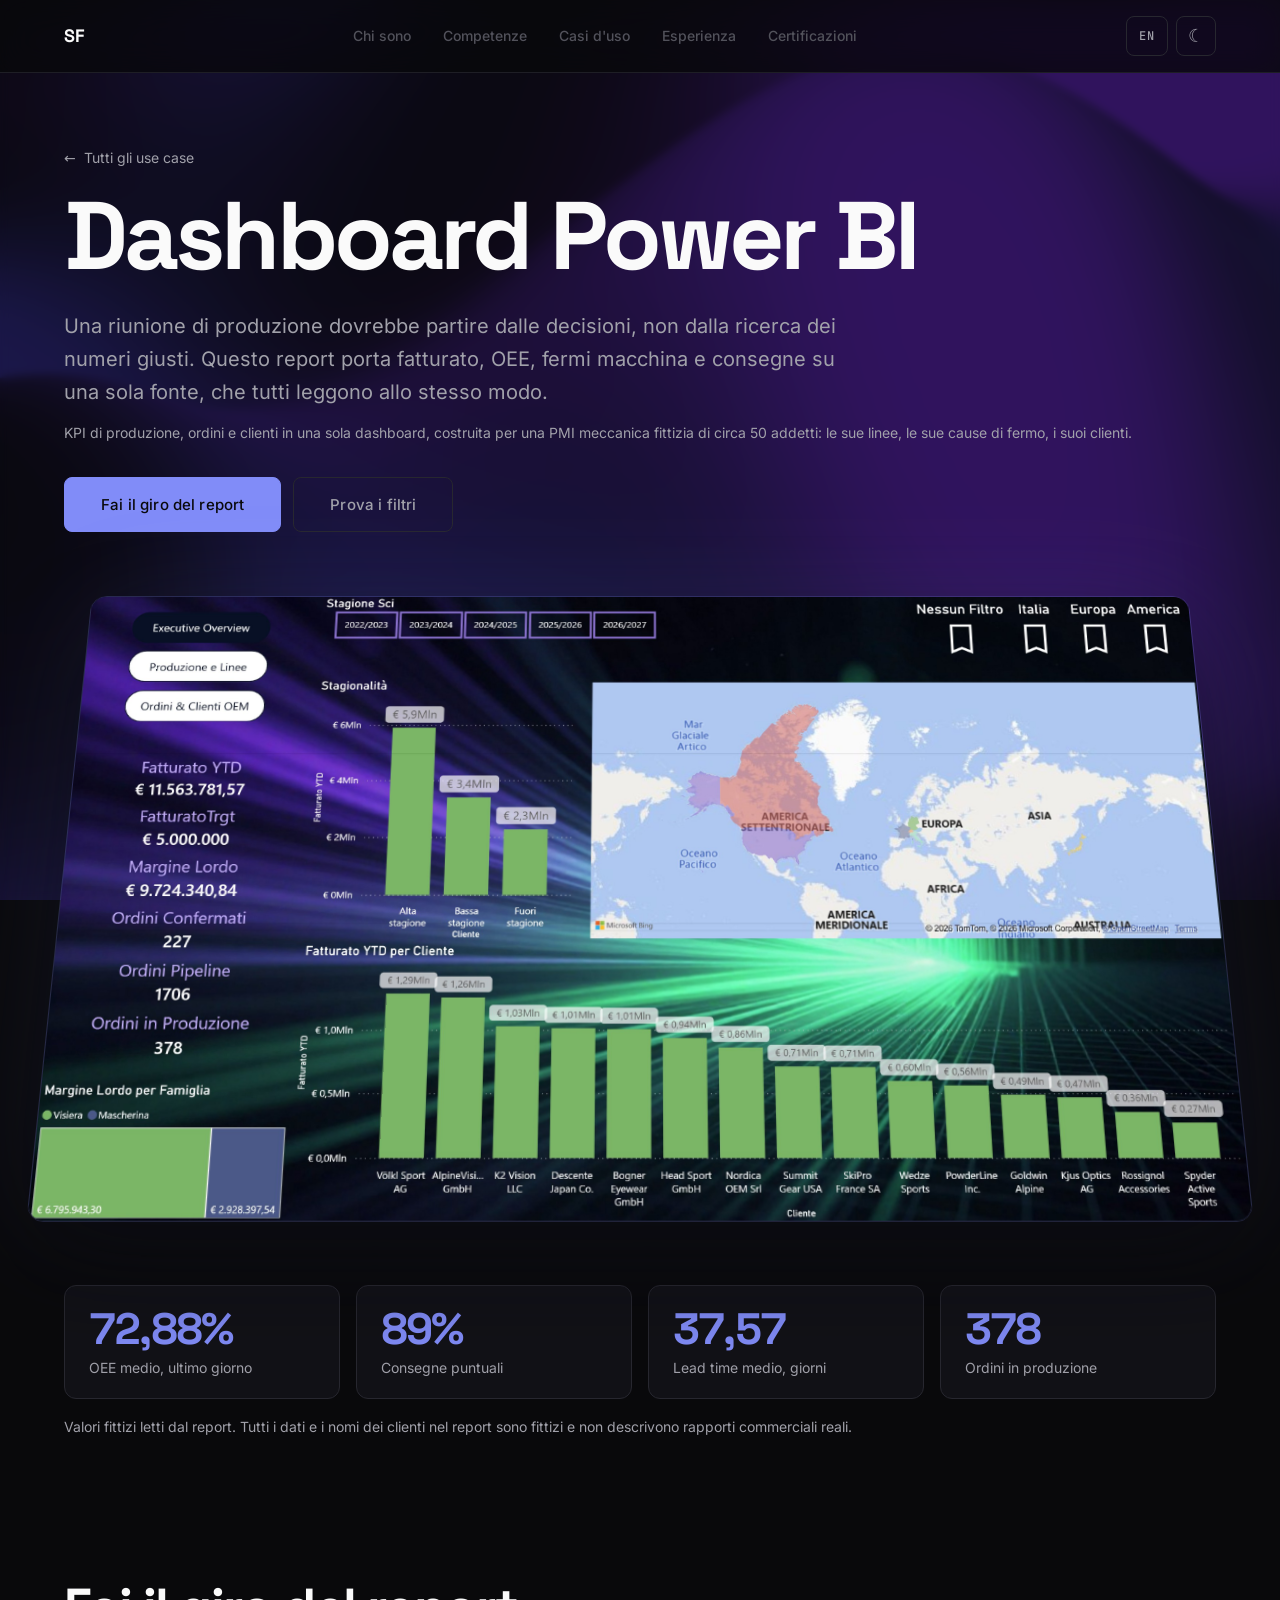
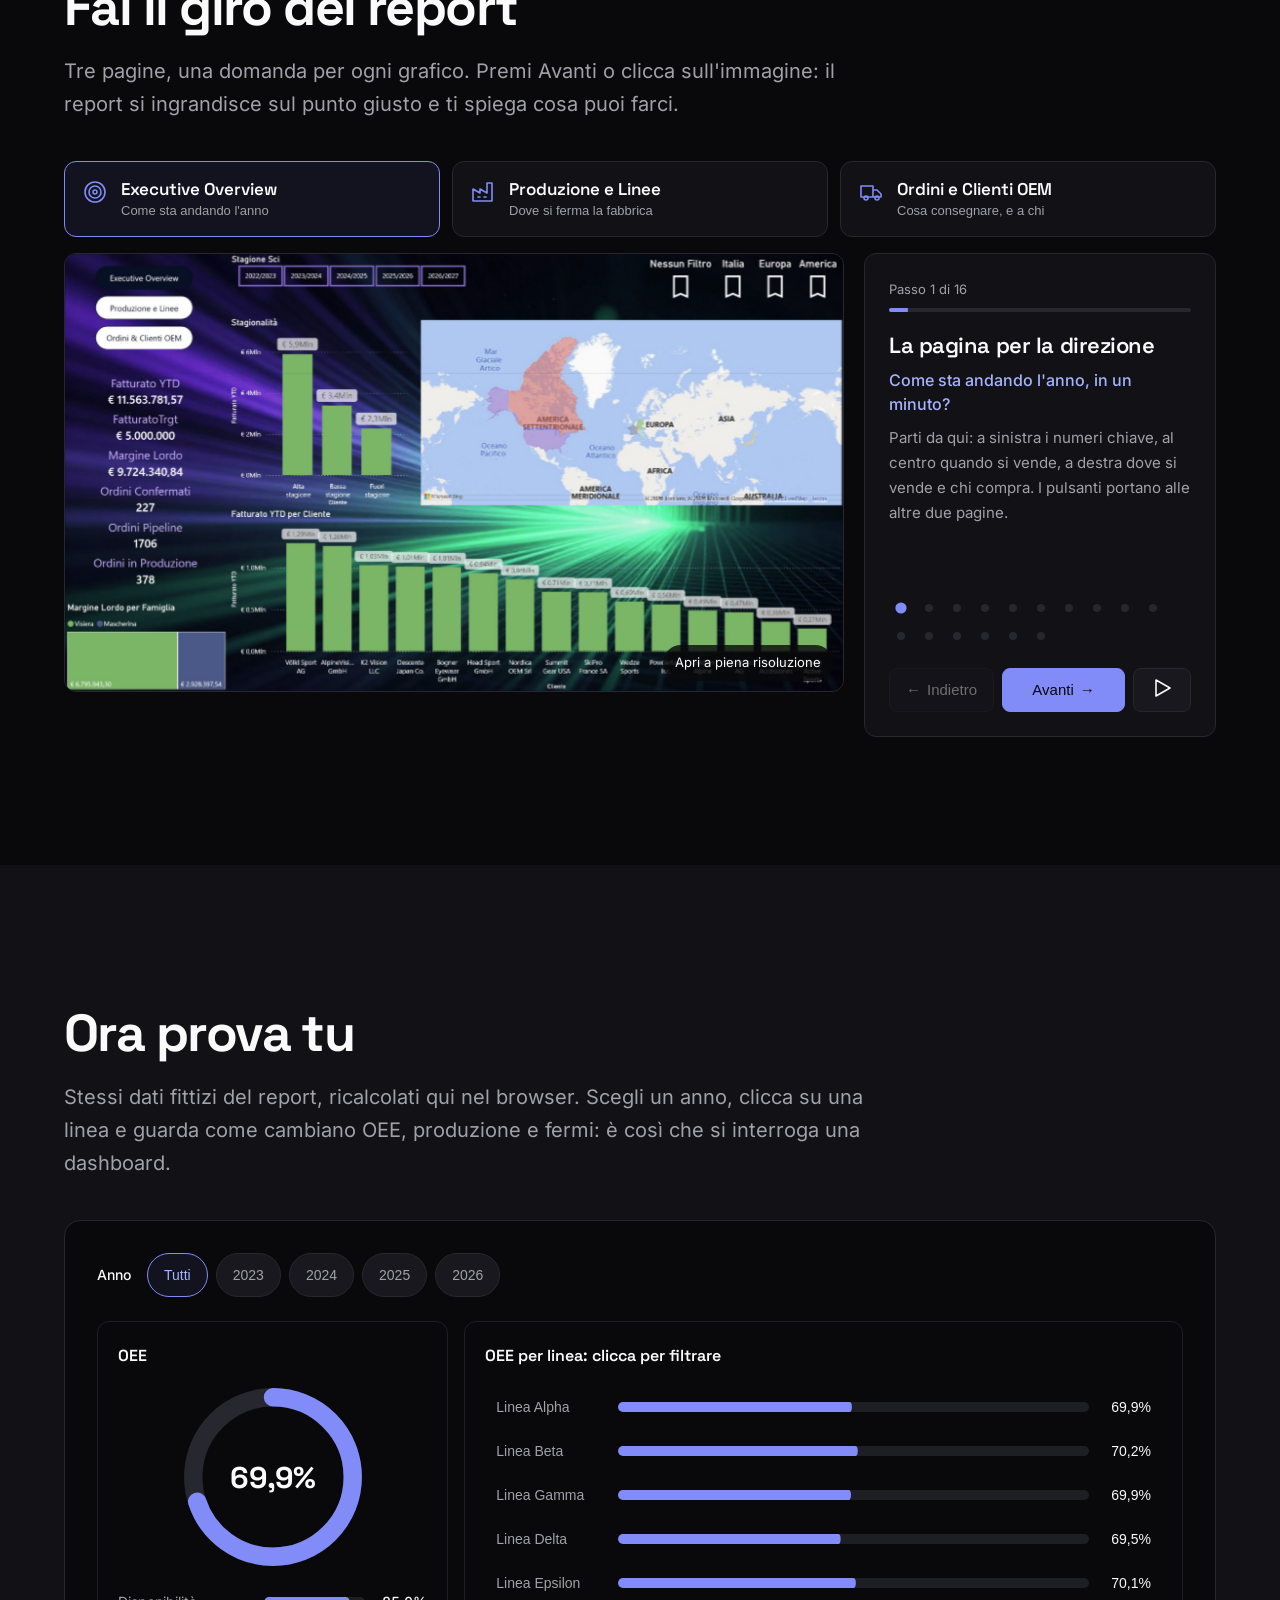
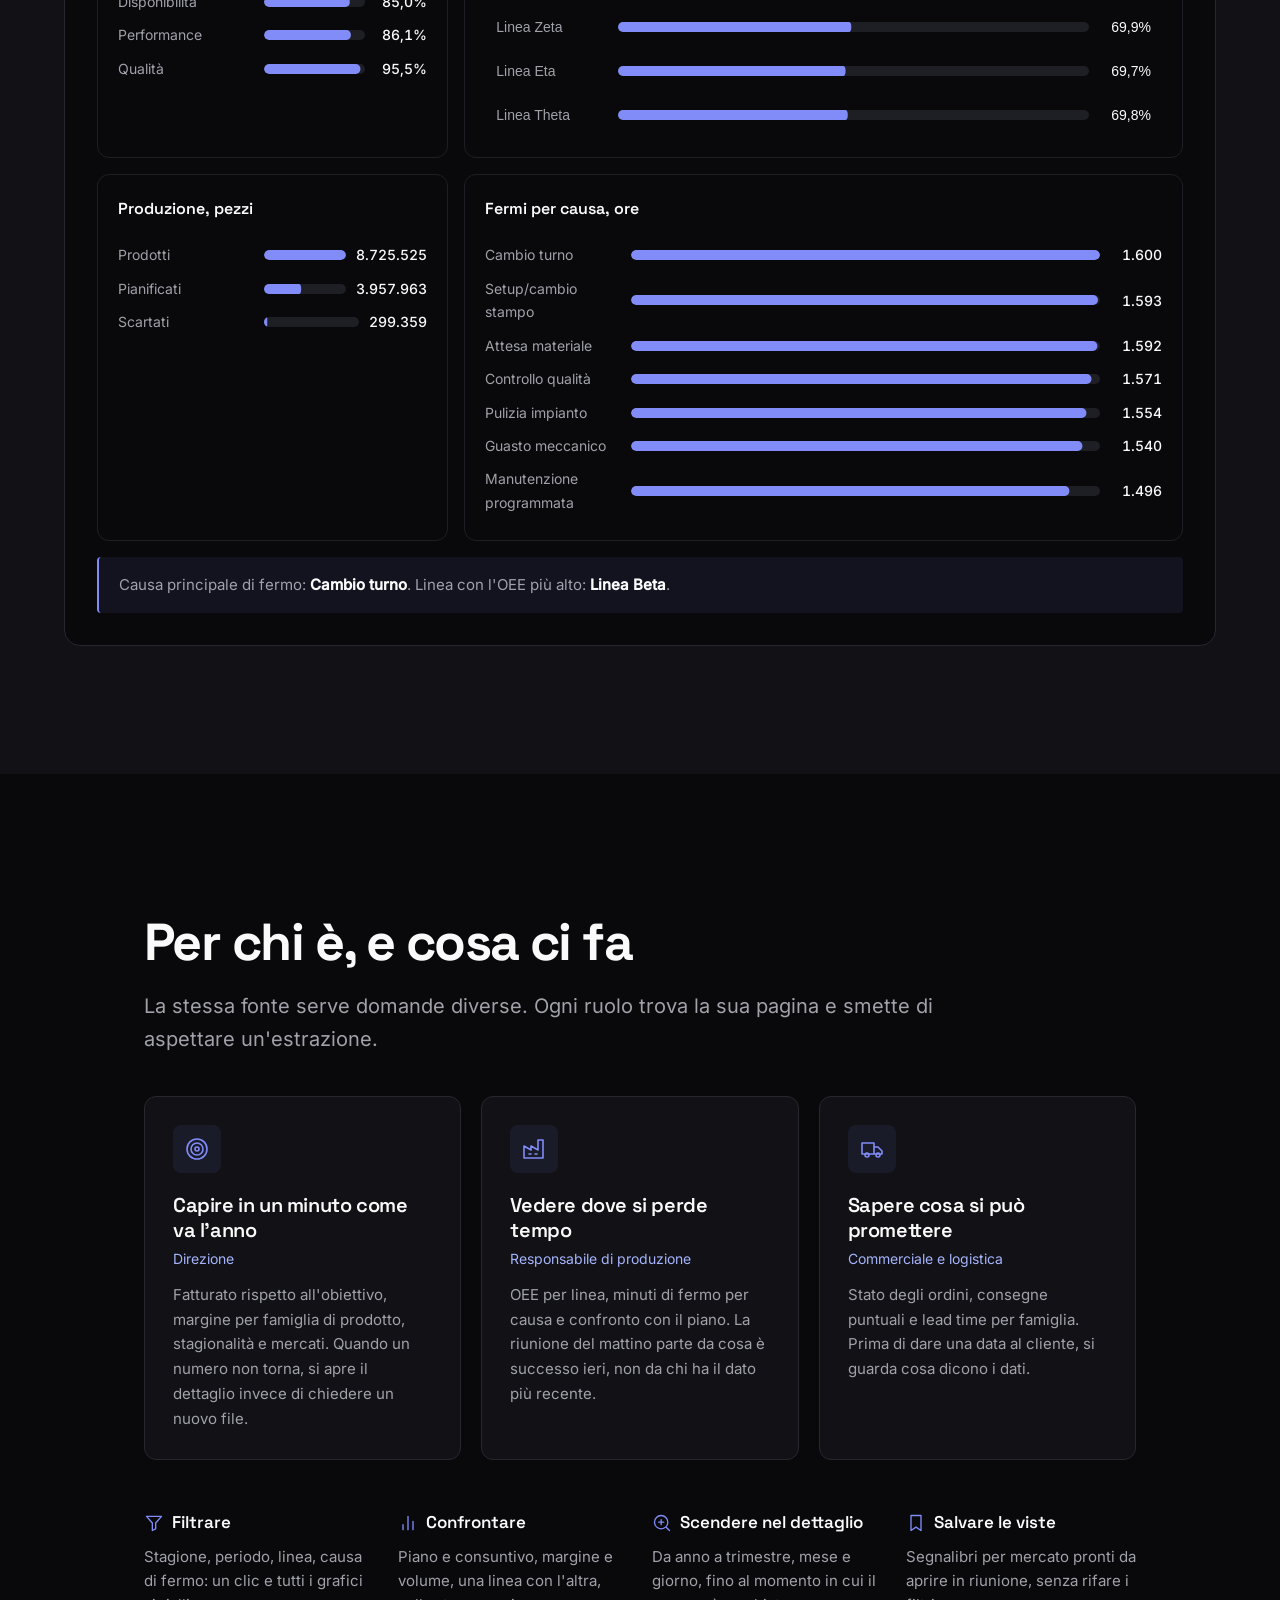
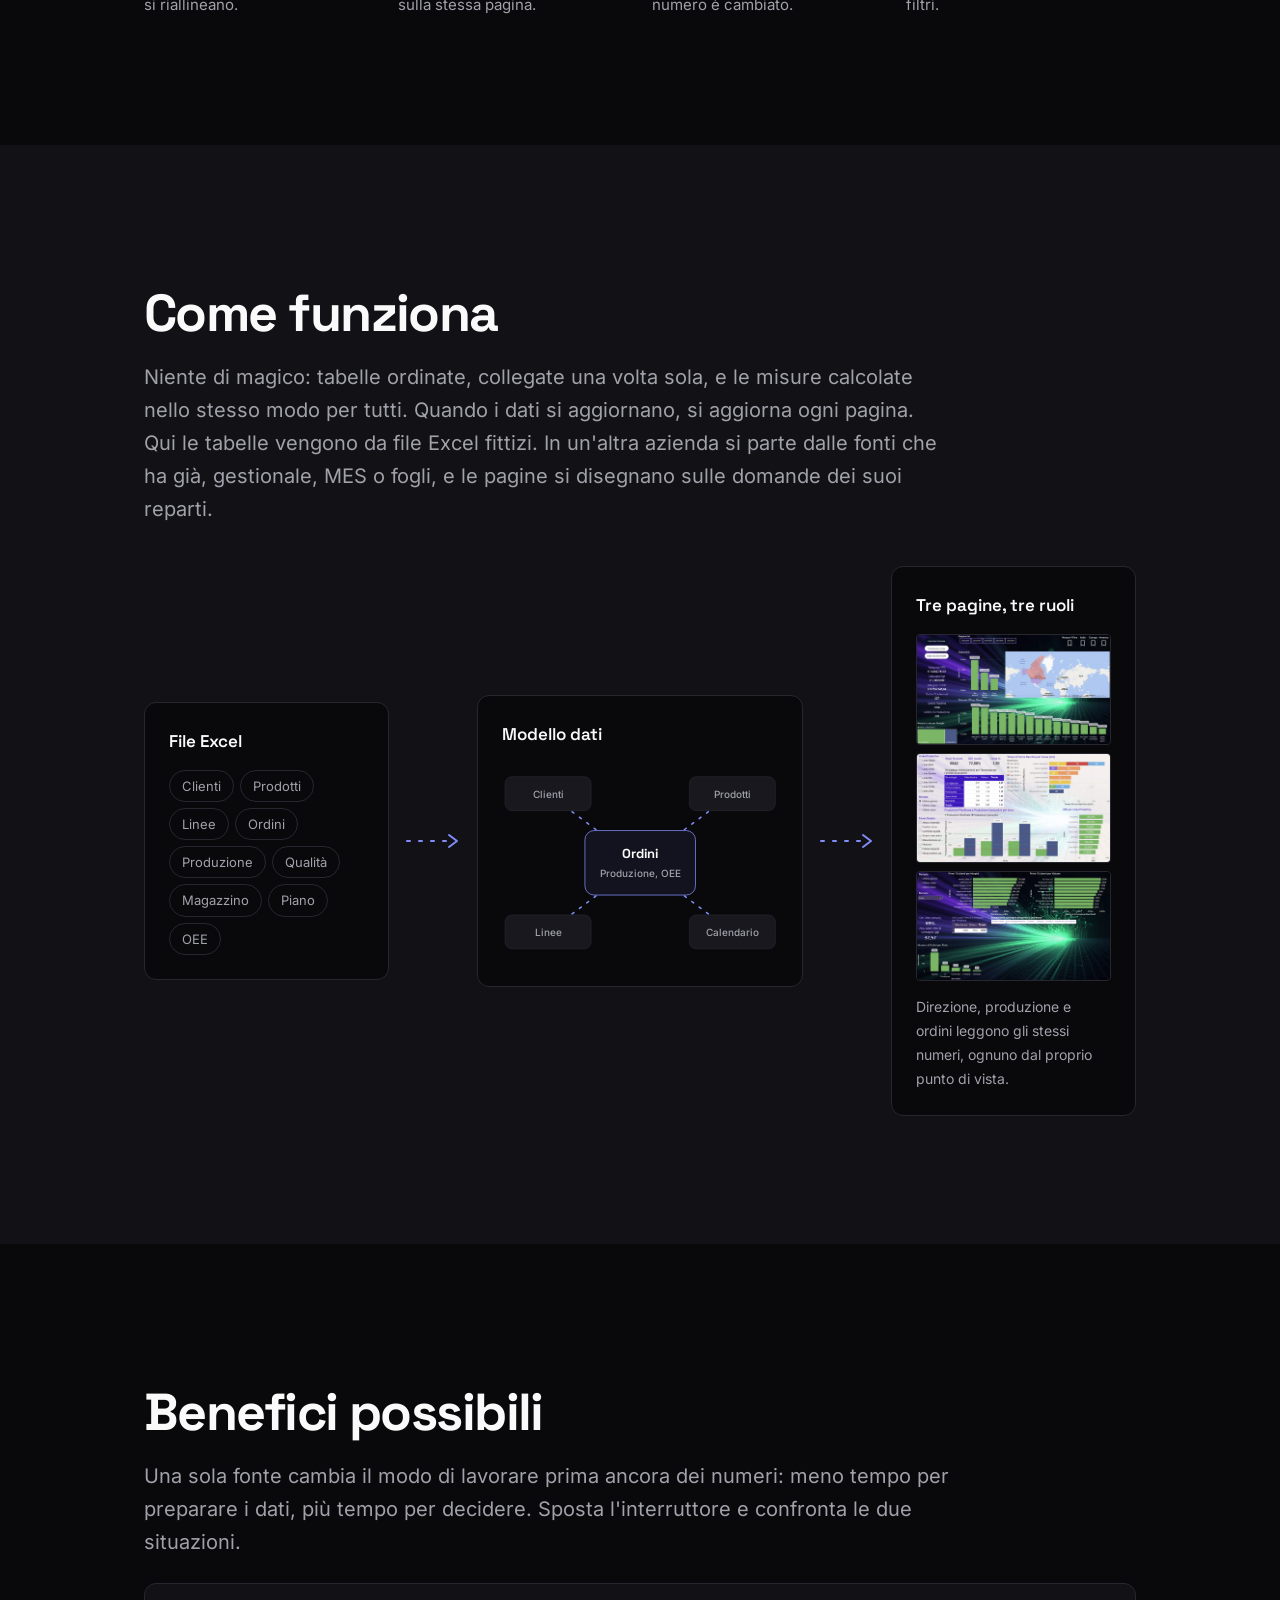
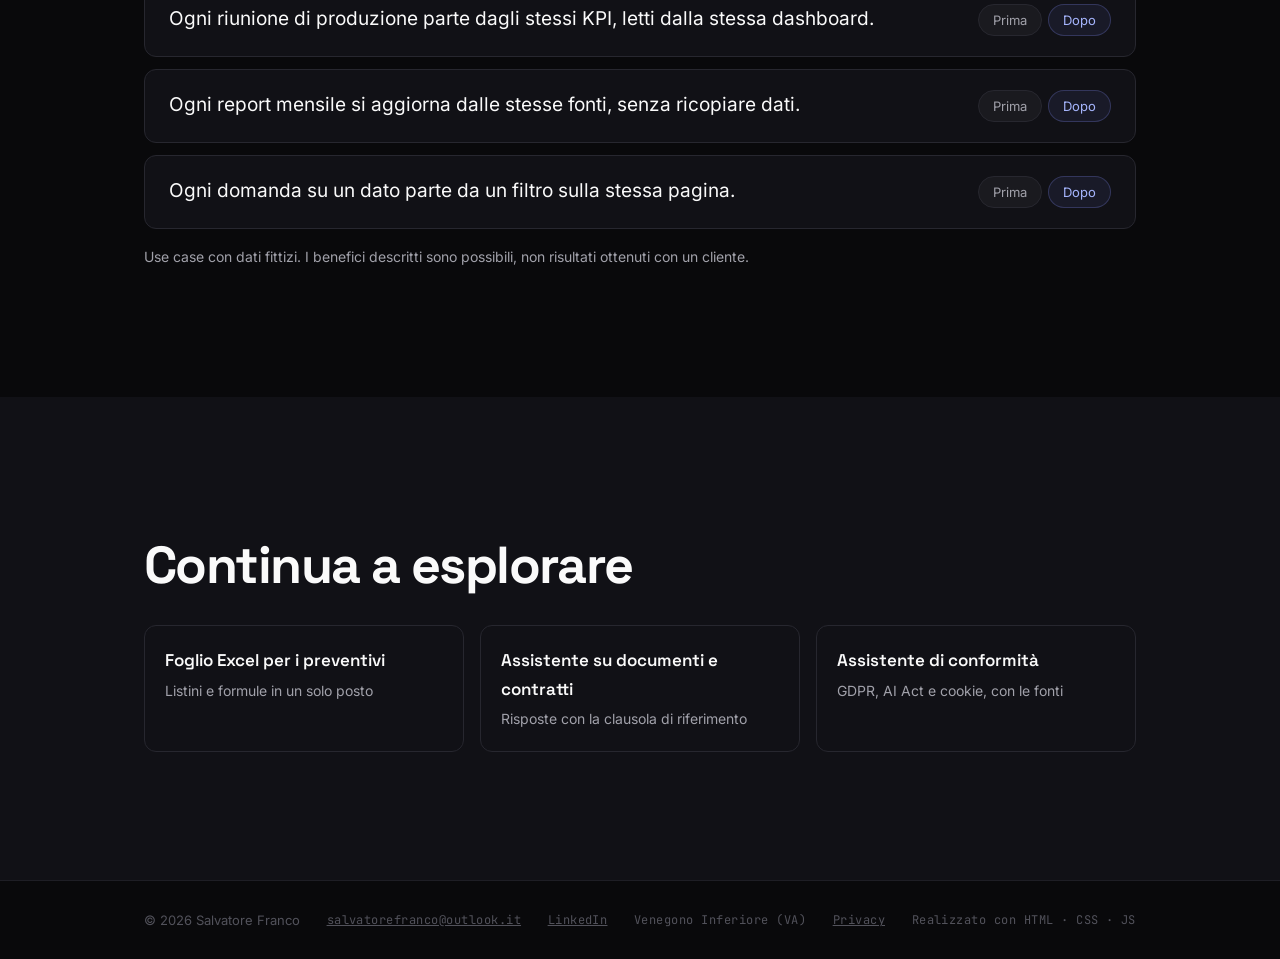
<file: caso-power-bi.html>
<!DOCTYPE html>
<html lang="it">
<head>
    <meta charset="UTF-8">
    <meta http-equiv="X-UA-Compatible" content="IE=edge">
    <meta name="viewport" content="width=device-width, initial-scale=1.0">
    <title data-i18n="case.pbi.pagetitle">Power BI dashboard — Salvatore Franco</title>
    <link rel="stylesheet" href="fonts/fonts.css">
    <link rel="stylesheet" href="portfolio.css">
    <link rel="stylesheet" href="about.css">
    <noscript><style>.fade-in, .reveal { opacity: 1; transform: none; }</style></noscript>
    <link rel="stylesheet" href="use-cases.css">
    <script>document.documentElement.classList.add('js');</script>
</head>
<body>
    <!-- Prevent flash: apply saved theme & language before paint -->
    <script>
        (function(){
            var t = localStorage.getItem('theme');
            if (t) document.documentElement.setAttribute('data-theme', t);
            var l = localStorage.getItem('lang') || 'it';
            if (l && l !== 'en') {
                document.documentElement.lang = l;
                document.documentElement.classList.add('i18n-loading');
            }
        })();
    </script>

    <!-- Skip to content (accessibility) -->
    <a href="#main" class="skip-link" data-i18n="skip">Skip to content</a>

    <!-- ── NAVIGATION ── -->
    <nav class="nav nav--scrolled" id="nav" role="navigation" aria-label="Main navigation">
        <a href="index.html" class="nav__logo" aria-label="Home">SF</a>
        <button class="nav__toggle" id="navToggle" aria-label="Toggle menu" aria-expanded="false">
            <span></span><span></span><span></span>
        </button>
        <ul class="nav__links" id="navLinks" role="list">
            <li><a href="index.html#about" class="nav__link" data-i18n="nav.about">About</a></li>
            <li><a href="index.html#skills" class="nav__link" data-i18n="nav.skills">Skills</a></li>
            <li><a href="projects.html" class="nav__link" data-i18n="nav.projects">Use cases</a></li>
            <li><a href="index.html#experience" class="nav__link" data-i18n="nav.experience">Experience</a></li>
            <li><a href="certifications.html" class="nav__link" data-i18n="nav.certifications">Certifications</a></li>
        </ul>
        <div class="nav__actions">
            <button class="lang-toggle" id="langToggle" aria-label="Switch language">
                <span class="lang-toggle__label">IT</span>
            </button>
            <button class="theme-toggle" id="themeToggle" aria-label="Toggle light/dark mode">
                <span class="theme-toggle__icon--moon" aria-hidden="true">&#9790;</span>
                <span class="theme-toggle__icon--sun" aria-hidden="true">&#9728;</span>
            </button>
        </div>
    </nav>

    <main id="main">

    <!-- ── APERTURA ── -->
    <header class="pbi-hero">
        <div class="container container--wide">
            <a href="projects.html" class="uc-back"><span aria-hidden="true">←</span> <span data-i18n="pbi.back">All use cases</span></a>
            <h1 class="uc-hero__title" data-i18n="case.pbi.title">Power BI dashboard</h1>
            <p class="uc-lead" data-i18n="pbi.lead">A production meeting should start from decisions, not from hunting for the right figures. This report brings revenue, OEE, downtime and deliveries onto a single source that everyone reads the same way.</p>
            <p class="uc-note" style="margin-top:0.75rem" data-i18n="case.pbi.ctx">Production, order and client KPIs in a single dashboard, for a fictitious mechanical SME with about 50 employees.</p>
            <div class="uc-actions">
                <a href="#tour" class="btn btn--primary btn--lg" data-i18n="pbi.go">Take the report tour</a>
                <a href="#prova" class="btn btn--ghost btn--lg" data-i18n="pbi.try">Try the filters</a>
            </div>
            <div class="pbi-show" data-untilt>
                <div class="pbi-show__frame"><img src="01.images/caso-power-bi/executive-overview-1600.jpg" srcset="01.images/caso-power-bi/executive-overview-1600.jpg 1600w, 01.images/caso-power-bi/executive-overview-3200.jpg 3190w" sizes="(max-width: 768px) 800px, 2000px" alt="Executive Overview" width="1600" height="900"></div>
            </div>
            <div class="pbi-kpis">
                <div class="pbi-kpi"><strong data-count="72.88" data-dec="2" data-suffix="%">72,88%</strong><span data-i18n="pbi.k1">Average OEE, last day</span></div>
                <div class="pbi-kpi"><strong data-count="89" data-suffix="%">89%</strong><span data-i18n="pbi.k2">On-time deliveries</span></div>
                <div class="pbi-kpi"><strong data-count="37.57" data-dec="2">37,57</strong><span data-i18n="pbi.k3">Average lead time, days</span></div>
                <div class="pbi-kpi"><strong data-count="378">378</strong><span data-i18n="pbi.k4">Orders in production</span></div>
            </div>
            <p class="uc-note" style="margin-top:1rem" data-i18n="pbi.knote">Fictitious values read from the report. All data and client names in the report are fictitious and do not describe real business relationships.</p>
        </div>
    </header>

    <!-- ── GIRO DEL REPORT ── -->
    <section class="section" id="tour" aria-labelledby="tour-title">
        <div class="container container--wide">
            <h2 class="uc-sec-title fade-in" id="tour-title" data-i18n="pbi.tour.title">Take the report tour</h2>
            <p class="uc-lead fade-in" data-i18n="pbi.tour.sub">Three pages, one question for each chart. Press Next or click the picture: the report zooms in on the right spot and explains what you can do with it.</p>
            <div class="tour" data-tour>
                <div class="tour__tabs" role="group" aria-labelledby="tour-title">
                    <button type="button" class="tour__tab"><svg class="uc-ico" viewBox="0 0 24 24" aria-hidden="true"><path d="M12 22a10 10 0 1 0 0-20 10 10 0 0 0 0 20zM12 18a6 6 0 1 0 0-12 6 6 0 0 0 0 12zM12 14a2 2 0 1 0 0-4 2 2 0 0 0 0 4z"/></svg><span><b data-i18n="pbi.tab1">Executive Overview</b><small data-i18n="pbi.tab1.d">How the year is going</small></span></button>
                    <button type="button" class="tour__tab"><svg class="uc-ico" viewBox="0 0 24 24" aria-hidden="true"><path d="M2 21V9l7 4V9l7 4V3h5v18zM7 17h2M13 17h2"/></svg><span><b data-i18n="pbi.tab2">Production and Lines</b><small data-i18n="pbi.tab2.d">Where the factory stops</small></span></button>
                    <button type="button" class="tour__tab"><svg class="uc-ico" viewBox="0 0 24 24" aria-hidden="true"><path d="M2 6h12v11H2zM14 10h4l4 4v3h-8zM7 20a2 2 0 1 0 0-4 2 2 0 0 0 0 4zM18 20a2 2 0 1 0 0-4 2 2 0 0 0 0 4z"/></svg><span><b data-i18n="pbi.tab3">Orders and OEM Clients</b><small data-i18n="pbi.tab3.d">What to deliver, and to whom</small></span></button>
                </div>
                <div class="tour__body">
                    <div class="tour__viewer">
                        <div class="tour__canvas">
                            <img class="tour__img" src="01.images/caso-power-bi/executive-overview-1600.jpg" srcset="01.images/caso-power-bi/executive-overview-1600.jpg 1600w, 01.images/caso-power-bi/executive-overview-3200.jpg 3190w" sizes="(max-width: 768px) 800px, 2400px" data-full="01.images/caso-power-bi/executive-overview-3200.jpg" alt="Executive Overview" width="1600" height="900" loading="lazy">
                            <img class="tour__img" src="01.images/caso-power-bi/produzione-linee-1600.jpg" srcset="01.images/caso-power-bi/produzione-linee-1600.jpg 1600w, 01.images/caso-power-bi/produzione-linee-3200.jpg 3190w" sizes="(max-width: 768px) 800px, 2400px" data-full="01.images/caso-power-bi/produzione-linee-3200.jpg" alt="Production and Lines" width="1600" height="900" loading="lazy">
                            <img class="tour__img" src="01.images/caso-power-bi/ordini-clienti-1600.jpg" srcset="01.images/caso-power-bi/ordini-clienti-1600.jpg 1600w, 01.images/caso-power-bi/ordini-clienti-3200.jpg 3190w" sizes="(max-width: 768px) 800px, 2400px" data-full="01.images/caso-power-bi/ordini-clienti-3200.jpg" alt="Orders and OEM Clients" width="1600" height="900" loading="lazy">
                            <div class="tour__spot"></div>
                        </div>
                        <a class="tour__open" href="01.images/caso-power-bi/executive-overview-3200.jpg" target="_blank" rel="noopener" data-i18n="pbi.full">Open at full resolution</a>
                    </div>
                    <div class="tour__panel">
                        <div class="tour__count"><span data-i18n="pbi.step">Step</span> <span data-now>1</span> <span data-i18n="pbi.of">of</span> 16</div>
                        <div class="tour__bar"><i></i></div>
                        <ol class="tour__stops" aria-live="polite">
                            <li class="tour__stop" data-page="0" data-region="0,0,100,100"><h3 data-i18n="pbi.s0.t">The page for management</h3><p class="tour__q" data-i18n="pbi.s0.q">How is the year going, in one minute?</p><p class="tour__a" data-i18n="pbi.s0.a">Start here: key figures on the left, when you sell in the centre, where you sell and who buys on the right. The buttons lead to the other two pages.</p></li>
                            <li class="tour__stop" data-page="0" data-region="0,26,21,52"><h3 data-i18n="pbi.s1.t">Key figures</h3><p class="tour__q" data-i18n="pbi.s1.q">Are we on target?</p><p class="tour__a" data-i18n="pbi.s1.a">Revenue, target, gross margin and orders confirmed, in the pipeline and in production sit in one column, always updated on the chosen filter.</p></li>
                            <li class="tour__stop" data-page="0" data-region="21,14,24,45"><h3 data-i18n="pbi.s2.t">Seasonality</h3><p class="tour__q" data-i18n="pbi.s2.q">How much does the high season weigh?</p><p class="tour__a" data-i18n="pbi.s2.a">Compare high, low and off season, and pick the season to look at above: useful to prepare capacity and materials ahead of time.</p></li>
                            <li class="tour__stop" data-page="0" data-region="45.5,15,54.5,43"><h3 data-i18n="pbi.s3.t">The map</h3><p class="tour__q" data-i18n="pbi.s3.q">In which countries do we sell?</p><p class="tour__a" data-i18n="pbi.s3.a">Each colour is a country. A click on the map filters the whole page on that market.</p></li>
                            <li class="tour__stop" data-page="0" data-region="21,58,79,42"><h3 data-i18n="pbi.s4.t">Revenue by client</h3><p class="tour__q" data-i18n="pbi.s4.q">Who does revenue depend on?</p><p class="tour__a" data-i18n="pbi.s4.a">Clients in order of weight: you see at once if a few names carry much of the year.</p></li>
                            <li class="tour__stop" data-page="0" data-region="73,0,27,12"><h3 data-i18n="pbi.s5.t">Bookmarks</h3><p class="tour__q" data-i18n="pbi.s5.q">How do I switch view without redoing the filters?</p><p class="tour__a" data-i18n="pbi.s5.a">Italy, Europe, America or no filter: one click and the whole page realigns. Handy in a meeting, moving from one market to another.</p></li>
                            <li class="tour__stop" data-page="1" data-region="0,0,100,100"><h3 data-i18n="pbi.s6.t">The page for production</h3><p class="tour__q" data-i18n="pbi.s6.q">Where does the factory stop?</p><p class="tour__a" data-i18n="pbi.s6.a">One look at pieces produced, OEE, downtime causes and comparison with the plan, for each line and each period.</p></li>
                            <li class="tour__stop" data-page="1" data-region="0,0,14,56"><h3 data-i18n="pbi.s7.t">Filters</h3><p class="tour__q" data-i18n="pbi.s7.q">How do I look at a single line?</p><p class="tour__a" data-i18n="pbi.s7.a">Pick a line, period or fault cause: all the charts on the page update together.</p></li>
                            <li class="tour__stop" data-page="1" data-region="14,2,32,48"><h3 data-i18n="pbi.s8.t">Pieces, OEE and throughput</h3><p class="tour__q" data-i18n="pbi.s8.q">How much are we really producing?</p><p class="tour__a" data-i18n="pbi.s8.a">Pieces produced, average OEE and deviation from plan on top, then throughput by technology and product family.</p></li>
                            <li class="tour__stop" data-page="1" data-region="46,1,54,48"><h3 data-i18n="pbi.s9.t">Downtime causes</h3><p class="tour__q" data-i18n="pbi.s9.q">Why did the machines stop?</p><p class="tour__a" data-i18n="pbi.s9.a">Downtime minutes split by cause and line: you see where to act first, instead of arguing from memory.</p></li>
                            <li class="tour__stop" data-page="1" data-region="14,50,60,50"><h3 data-i18n="pbi.s10.t">Planned and actual</h3><p class="tour__q" data-i18n="pbi.s10.q">Does production follow the plan?</p><p class="tour__a" data-i18n="pbi.s10.a">Planned and actual side by side. The chart goes down from year to quarter, month and day to find when the gap began.</p></li>
                            <li class="tour__stop" data-page="1" data-region="74,50,26,50"><h3 data-i18n="pbi.s11.t">OEE by line</h3><p class="tour__q" data-i18n="pbi.s11.q">Which line performs best?</p><p class="tour__a" data-i18n="pbi.s11.a">Lines in order of OEE: a simple ranking to decide where to look first.</p></li>
                            <li class="tour__stop" data-page="2" data-region="0,0,100,100"><h3 data-i18n="pbi.s12.t">The page for order management</h3><p class="tour__q" data-i18n="pbi.s12.q">What to deliver, and to whom?</p><p class="tour__a" data-i18n="pbi.s12.a">Margins and volumes by client, delivery punctuality, lead time and the status of each order on the same page.</p></li>
                            <li class="tour__stop" data-page="2" data-region="15,0,84,41"><h3 data-i18n="pbi.s13.t">Top clients</h3><p class="tour__q" data-i18n="pbi.s13.q">Who brings margin and who brings volume?</p><p class="tour__a" data-i18n="pbi.s13.a">Two rankings side by side: the clients who order most are not always those who bring the most.</p></li>
                            <li class="tour__stop" data-page="2" data-region="0,40,37,24"><h3 data-i18n="pbi.s14.t">Punctuality and lead time</h3><p class="tour__q" data-i18n="pbi.s14.q">Are we delivering on time?</p><p class="tour__a" data-i18n="pbi.s14.a">Share of on-time deliveries and average lead time by product family: the figures to have in front of you before promising a date.</p></li>
                            <li class="tour__stop" data-page="2" data-region="0,66,37,34"><h3 data-i18n="pbi.s15.t">Order status</h3><p class="tour__q" data-i18n="pbi.s15.q">How many orders are late?</p><p class="tour__a" data-i18n="pbi.s15.a">Shipped, in production, confirmed, late and cancelled: you see at once how many need attention.</p></li>
                        </ol>
                        <div class="tour__dots"></div>
                        <div class="tour__ctrl">
                            <button type="button" class="tour__btn" data-prev><span aria-hidden="true">←</span> <span data-i18n="pbi.prev">Back</span></button>
                            <button type="button" class="tour__btn tour__btn--next" data-next><span data-i18n="pbi.next">Next</span> <span aria-hidden="true">→</span></button>
                            <button type="button" class="tour__btn" data-play aria-pressed="false"><span data-icon-play><svg class="uc-ico" viewBox="0 0 24 24" aria-hidden="true"><path d="M6 4l14 8-14 8z"/></svg></span><span data-icon-pause style="display:none"><svg class="uc-ico" viewBox="0 0 24 24" aria-hidden="true"><path d="M7 4v16M17 4v16"/></svg></span><span style="position:absolute;width:1px;height:1px;overflow:hidden;clip-path:inset(50%)" data-i18n="pbi.play">Auto-play</span></button>
                        </div>
                    </div>
                </div>
            </div>
        </div>
    </section>

    <!-- ── PROVA I FILTRI ── -->
    <section class="section section--surface" id="prova" aria-labelledby="prova-title">
        <div class="container container--wide">
            <h2 class="uc-sec-title fade-in" id="prova-title" data-i18n="pbi.live.title">Now try it yourself</h2>
            <p class="uc-lead fade-in" data-i18n="pbi.live.sub">The same fictitious data as the report, recalculated here in the browser. Pick a year, click a line and watch OEE, production and downtime change: this is how you question a dashboard.</p>
            <div class="live" data-live style="background:var(--bg)">
                <div class="live__filter" role="group" aria-labelledby="live-year">
                    <span id="live-year" data-i18n="pbi.live.year">Year</span>
                    <button type="button" class="live__chip" data-year="all" data-i18n="pbi.live.all">All</button>
                    <button type="button" class="live__chip" data-year="2023">2023</button>
                    <button type="button" class="live__chip" data-year="2024">2024</button>
                    <button type="button" class="live__chip" data-year="2025">2025</button>
                    <button type="button" class="live__chip" data-year="2026">2026</button>
                </div>
                <div class="live__grid">
                    <div class="live__cell">
                        <h3 data-i18n="pbi.live.oee">OEE</h3>
                        <div class="live__gauge"><svg viewBox="0 0 120 120" aria-hidden="true"><circle class="bg" cx="60" cy="60" r="52"/><circle class="fg" cx="60" cy="60" r="52" stroke-dasharray="326.73" stroke-dashoffset="326.73"/></svg><strong data-oee>–</strong></div>
                        <div class="live__row" data-f="avail"><span data-i18n="pbi.live.avail">Availability</span><div class="live__track"><i></i></div><b>–</b></div>
                        <div class="live__row" data-f="perf"><span data-i18n="pbi.live.perf">Performance</span><div class="live__track"><i></i></div><b>–</b></div>
                        <div class="live__row" data-f="qual"><span data-i18n="pbi.live.qual">Quality</span><div class="live__track"><i></i></div><b>–</b></div>
                    </div>
                    <div class="live__cell live__cell--wide">
                        <h3 data-i18n="pbi.live.lines">OEE by line: click to filter</h3>
                        <div class="live__list">
                            <button type="button" class="live__line" data-line="L01"><span>Linea Alpha</span><div class="live__track"><i></i></div><b>–</b></button>
                            <button type="button" class="live__line" data-line="L02"><span>Linea Beta</span><div class="live__track"><i></i></div><b>–</b></button>
                            <button type="button" class="live__line" data-line="L03"><span>Linea Gamma</span><div class="live__track"><i></i></div><b>–</b></button>
                            <button type="button" class="live__line" data-line="L04"><span>Linea Delta</span><div class="live__track"><i></i></div><b>–</b></button>
                            <button type="button" class="live__line" data-line="L05"><span>Linea Epsilon</span><div class="live__track"><i></i></div><b>–</b></button>
                            <button type="button" class="live__line" data-line="L06"><span>Linea Zeta</span><div class="live__track"><i></i></div><b>–</b></button>
                            <button type="button" class="live__line" data-line="L07"><span>Linea Eta</span><div class="live__track"><i></i></div><b>–</b></button>
                            <button type="button" class="live__line" data-line="L08"><span>Linea Theta</span><div class="live__track"><i></i></div><b>–</b></button>
                        </div>
                    </div>
                    <div class="live__cell">
                        <h3 data-i18n="pbi.live.prod">Production, pieces</h3>
                        <div class="live__row" data-p="pieces"><span data-i18n="pbi.live.pieces">Produced</span><div class="live__track"><i></i></div><b>–</b></div>
                        <div class="live__row" data-p="plan"><span data-i18n="pbi.live.plan">Planned</span><div class="live__track"><i></i></div><b>–</b></div>
                        <div class="live__row" data-p="scrap"><span data-i18n="pbi.live.scrap">Scrapped</span><div class="live__track"><i></i></div><b>–</b></div>
                    </div>
                    <div class="live__cell live__cell--wide">
                        <h3 data-i18n="pbi.live.down">Downtime by cause, hours</h3>
                        <div class="live__list">
                            <div class="live__row" data-c="0"><span data-i18n="pbi.cause0">Waiting for material</span><div class="live__track"><i></i></div><b>–</b></div>
                            <div class="live__row" data-c="1"><span data-i18n="pbi.cause1">Shift change</span><div class="live__track"><i></i></div><b>–</b></div>
                            <div class="live__row" data-c="2"><span data-i18n="pbi.cause2">Quality check</span><div class="live__track"><i></i></div><b>–</b></div>
                            <div class="live__row" data-c="3"><span data-i18n="pbi.cause3">Mechanical fault</span><div class="live__track"><i></i></div><b>–</b></div>
                            <div class="live__row" data-c="4"><span data-i18n="pbi.cause4">Planned maintenance</span><div class="live__track"><i></i></div><b>–</b></div>
                            <div class="live__row" data-c="5"><span data-i18n="pbi.cause5">Plant cleaning</span><div class="live__track"><i></i></div><b>–</b></div>
                            <div class="live__row" data-c="6"><span data-i18n="pbi.cause6">Setup/mould change</span><div class="live__track"><i></i></div><b>–</b></div>
                        </div>
                    </div>
                </div>
                <p class="live__insight" aria-live="polite"><span data-i18n="pbi.live.top">Main downtime cause:</span> <b data-top-cause>–</b>. <span data-i18n="pbi.live.best">Line with the highest OEE:</span> <b data-best-line>–</b>.</p>
            </div>
        </div>
    </section>

    <!-- ── PER CHI ── -->
    <section class="section" aria-labelledby="who-title">
        <div class="container">
            <h2 class="uc-sec-title fade-in" id="who-title" data-i18n="pbi.who.title">Who it is for, and what they do with it</h2>
            <p class="uc-lead fade-in" data-i18n="pbi.who.sub">The same source serves different questions. Each role finds its page and stops waiting for an extract.</p>
            <div class="roles" data-in>
                <article class="role fade-in"><div class="role__ico"><svg class="uc-ico" viewBox="0 0 24 24" aria-hidden="true"><path d="M12 22a10 10 0 1 0 0-20 10 10 0 0 0 0 20zM12 18a6 6 0 1 0 0-12 6 6 0 0 0 0 12zM12 14a2 2 0 1 0 0-4 2 2 0 0 0 0 4z"/></svg></div><h3 data-i18n="pbi.role0.t">See in one minute how the year is going</h3><small data-i18n="pbi.role0">Management</small><p data-i18n="pbi.role0.d">Revenue against target, margin by product family, seasonality and markets. When a figure looks wrong, you open the detail instead of asking for a new file.</p></article>
                <article class="role fade-in"><div class="role__ico"><svg class="uc-ico" viewBox="0 0 24 24" aria-hidden="true"><path d="M2 21V9l7 4V9l7 4V3h5v18zM7 17h2M13 17h2"/></svg></div><h3 data-i18n="pbi.role1.t">See where time is lost</h3><small data-i18n="pbi.role1">Production manager</small><p data-i18n="pbi.role1.d">OEE by line, downtime minutes by cause and comparison with the plan. The morning meeting starts from what happened yesterday, not from who has the latest figure.</p></article>
                <article class="role fade-in"><div class="role__ico"><svg class="uc-ico" viewBox="0 0 24 24" aria-hidden="true"><path d="M2 6h12v11H2zM14 10h4l4 4v3h-8zM7 20a2 2 0 1 0 0-4 2 2 0 0 0 0 4zM18 20a2 2 0 1 0 0-4 2 2 0 0 0 0 4z"/></svg></div><h3 data-i18n="pbi.role2.t">Know what you can promise</h3><small data-i18n="pbi.role2">Sales and logistics</small><p data-i18n="pbi.role2.d">Order status, on-time deliveries and lead time by family. Before giving a client a date, you check what the data says.</p></article>
            </div>
            <div class="can">
                <div class="fade-in"><h3><svg class="uc-ico" viewBox="0 0 24 24" aria-hidden="true"><path d="M3 4h18l-7 8v7l-4 2v-9z"/></svg><span data-i18n="pbi.can0">Filter</span></h3><p data-i18n="pbi.can0.d">Season, period, line, downtime cause: one click and all charts realign.</p></div>
                <div class="fade-in"><h3><svg class="uc-ico" viewBox="0 0 24 24" aria-hidden="true"><path d="M18 20V10M12 20V4M6 20v-6"/></svg><span data-i18n="pbi.can1">Compare</span></h3><p data-i18n="pbi.can1.d">Plan and actual, margin and volume, one line with another, on the same page.</p></div>
                <div class="fade-in"><h3><svg class="uc-ico" viewBox="0 0 24 24" aria-hidden="true"><path d="M11 19a8 8 0 1 0 0-16 8 8 0 0 0 0 16zM21 21l-4.3-4.3M11 8v6M8 11h6"/></svg><span data-i18n="pbi.can2">Go into detail</span></h3><p data-i18n="pbi.can2.d">From year to quarter, month and day, down to the moment the figure changed.</p></div>
                <div class="fade-in"><h3><svg class="uc-ico" viewBox="0 0 24 24" aria-hidden="true"><path d="M6 3h12v18l-6-4-6 4z"/></svg><span data-i18n="pbi.can3">Save views</span></h3><p data-i18n="pbi.can3.d">Bookmarks by market ready to open in a meeting, without redoing the filters.</p></div>
            </div>
        </div>
    </section>

    <!-- ── COME FUNZIONA ── -->
    <section class="section section--surface" aria-labelledby="how-title">
        <div class="container">
            <h2 class="uc-sec-title fade-in" id="how-title" data-i18n="case.how">How it works</h2>
            <p class="uc-lead fade-in" data-i18n="pbi.how.sub">Nothing magic: tidy tables, linked once, and measures calculated the same way for everyone. When the data updates, every page updates.</p>
            <div class="flow" data-in>
                <div class="flow__col" style="background:var(--bg)">
                    <h3 data-i18n="pbi.flow1">Excel file</h3>
                    <ul class="flow__list"><li data-i18n="pbi.t.clients">Clients</li><li data-i18n="pbi.t.products">Products</li><li data-i18n="pbi.t.lines">Lines</li><li data-i18n="pbi.t.orders">Orders</li><li data-i18n="pbi.t.prod">Production</li><li data-i18n="pbi.t.quality">Quality</li><li data-i18n="pbi.t.stock">Stock</li><li data-i18n="pbi.t.plan">Plan</li><li data-i18n="pbi.t.oee">OEE</li></ul>
                </div>
                <div class="flow__arrow" aria-hidden="true"><svg viewBox="0 0 56 24"><path class="dg-flow" d="M2 12H48"/><path d="M44 6l8 6-8 6" fill="none" stroke="currentColor" stroke-width="2" stroke-linecap="round" stroke-linejoin="round"/></svg></div>
                <div class="flow__col" style="background:var(--bg)">
                    <h3 data-i18n="pbi.flow2">Data model</h3>
                    <svg class="dg" viewBox="0 0 360 260" role="img" aria-label="Data model"><path class="dg-flow" d="M180 130L60 40"/><path class="dg-flow" d="M180 130L300 40"/><path class="dg-flow" d="M180 130L60 220"/><path class="dg-flow" d="M180 130L300 220"/><g class="dg-pop"><rect class="dg-box" x="4" y="18" width="112" height="44" rx="9"/><text x="60" y="45" text-anchor="middle" data-i18n="pbi.t.clients">Clients</text></g><g class="dg-pop"><rect class="dg-box" x="244" y="18" width="112" height="44" rx="9"/><text x="300" y="45" text-anchor="middle" data-i18n="pbi.t.products">Products</text></g><g class="dg-pop"><rect class="dg-box" x="4" y="198" width="112" height="44" rx="9"/><text x="60" y="225" text-anchor="middle" data-i18n="pbi.t.lines">Lines</text></g><g class="dg-pop"><rect class="dg-box" x="244" y="198" width="112" height="44" rx="9"/><text x="300" y="225" text-anchor="middle" data-i18n="pbi.t.cal">Calendar</text></g><g class="dg-pop"><rect style="fill:var(--bg)" x="108" y="88" width="144" height="84" rx="12"/><rect class="dg-box dg-box--on" x="108" y="88" width="144" height="84" rx="12"/><text class="dg-big" x="180" y="124" text-anchor="middle" data-i18n="pbi.t.orders">Orders</text><text x="180" y="148" text-anchor="middle"><tspan data-i18n="pbi.t.prod">Production</tspan>, OEE</text></g></svg>
                </div>
                <div class="flow__arrow" aria-hidden="true"><svg viewBox="0 0 56 24"><path class="dg-flow" d="M2 12H48"/><path d="M44 6l8 6-8 6" fill="none" stroke="currentColor" stroke-width="2" stroke-linecap="round" stroke-linejoin="round"/></svg></div>
                <div class="flow__col" style="background:var(--bg)">
                    <h3 data-i18n="pbi.flow3">Three pages, three roles</h3>
                    <div class="flow__thumbs" aria-hidden="true"><img src="01.images/caso-power-bi/executive-overview-1600.jpg" alt="" width="1600" height="900" loading="lazy"><img src="01.images/caso-power-bi/produzione-linee-1600.jpg" alt="" width="1600" height="900" loading="lazy"><img src="01.images/caso-power-bi/ordini-clienti-1600.jpg" alt="" width="1600" height="900" loading="lazy"></div>
                    <p class="uc-note" data-i18n="pbi.flow3.d">Management, production and orders read the same figures, each from their own point of view.</p>
                </div>
            </div>
        </div>
    </section>

    <!-- ── BENEFICI POSSIBILI ── no fade-in: both texts must stay readable without JS -->
    <section class="section" aria-labelledby="benefits-title">
        <div class="container">
            <h2 class="uc-sec-title" id="benefits-title" data-i18n="ben.title">Possible benefits</h2>
            <p class="uc-lead" data-i18n="pbi.ben.sub">A single source changes how people work even before the figures do: less time preparing data, more time deciding. Flip the switch and compare the two situations.</p>
            <ul class="bens">
                <li class="benefit">
                    <div class="benefit__texts" aria-live="polite">
                        <p class="benefit__text"><strong class="benefit__label mono" data-i18n="ben.before">Before</strong> <span data-i18n="case.pbi.b1.before">Every production meeting starts from different extracts, to be aligned by hand.</span></p>
                        <p class="benefit__text"><strong class="benefit__label mono" data-i18n="ben.after">After</strong> <span data-i18n="case.pbi.b1.after">Every production meeting starts from the same KPIs, read from the same dashboard.</span></p>
                    </div>
                </li>
                <li class="benefit">
                    <div class="benefit__texts" aria-live="polite">
                        <p class="benefit__text"><strong class="benefit__label mono" data-i18n="ben.before">Before</strong> <span data-i18n="case.pbi.b2.before">Every monthly report is rebuilt by copying data from several files.</span></p>
                        <p class="benefit__text"><strong class="benefit__label mono" data-i18n="ben.after">After</strong> <span data-i18n="case.pbi.b2.after">Every monthly report updates from the same sources, without copying data.</span></p>
                    </div>
                </li>
                <li class="benefit">
                    <div class="benefit__texts" aria-live="polite">
                        <p class="benefit__text"><strong class="benefit__label mono" data-i18n="ben.before">Before</strong> <span data-i18n="case.pbi.b3.before">Every question about a figure needs a new extract.</span></p>
                        <p class="benefit__text"><strong class="benefit__label mono" data-i18n="ben.after">After</strong> <span data-i18n="case.pbi.b3.after">Every question about a figure starts from a filter on the same page.</span></p>
                    </div>
                </li>
            </ul>
            <p class="uc-note" style="margin-top:1rem" data-i18n="ben.decl">Use case with fictitious data. The benefits described are possible, not results achieved with a client.</p>
        </div>
    </section>

    <!-- ── CONTINUA ── -->
    <section class="section section--surface" aria-labelledby="next-title">
        <div class="container">
            <h2 class="uc-sec-title fade-in" id="next-title" data-i18n="pbi.next.title">Keep exploring</h2>
            <div class="uc-next">
                <a href="caso-excel.html"><b data-i18n="case.xls.title">Excel workbook for quotes</b><span data-i18n="pbi.next.xls">Price lists and formulas in one place</span></a>
                <a href="caso-assistente.html"><b data-i18n="case.doc.title">Assistant on documents and contracts</b><span data-i18n="pbi.next.doc">Answers with the relevant clause</span></a>
                <a href="caso-conformita.html"><b data-i18n="case.law.title">Compliance assistant</b><span data-i18n="pbi.next.law">GDPR, AI Act and cookies, with sources</span></a>
            </div>
        </div>
    </section>

    </main><!-- /main -->

    <!-- ── FOOTER ── -->
    <footer class="footer" role="contentinfo">
        <div class="container footer__inner">
            <span class="footer__copy">© 2026 Salvatore Franco</span>
            <a href="mailto:salvatorefranco@outlook.it" class="footer__credit mono">salvatorefranco@outlook.it</a>
            <a href="https://www.linkedin.com/in/salvatorefranco" target="_blank" rel="noopener noreferrer" class="footer__credit mono">LinkedIn</a>
            <span class="footer__credit mono">Venegono Inferiore (VA)</span>
            <a href="privacy.html" class="footer__credit mono" data-i18n="footer.privacy">Privacy</a>
            <span class="footer__credit mono" data-i18n="footer.credit">Built with HTML · CSS · JS</span>
        </div>
    </footer>

    <!-- Before i18n.js, so that the Before/After buttons get translated -->
    <script src="js/report-data.js"></script>
    <script src="js/report-tour.js"></script>
    <script src="js/use-cases.js"></script>
    <script src="js/benefits.js"></script>

    <!-- Language support -->
    <script src="i18n.js"></script>

    <!-- Custom background -->
    <script src="js/gradient.js"></script>
    <script src="js/bg-gradient.js"></script>
    <script src="js/cursor.js"></script>

    <script>
        // Mobile nav toggle
        const navToggle = document.getElementById('navToggle');
        const navLinks  = document.getElementById('navLinks');
        navToggle.addEventListener('click', () => {
            const isOpen = navLinks.classList.toggle('nav__links--open');
            navToggle.classList.toggle('nav__toggle--open', isOpen);
            navToggle.setAttribute('aria-expanded', isOpen);
        });
        navLinks.querySelectorAll('a').forEach(link => {
            link.addEventListener('click', () => {
                navLinks.classList.remove('nav__links--open');
                navToggle.classList.remove('nav__toggle--open');
                navToggle.setAttribute('aria-expanded', 'false');
            });
        });

        // Scroll reveal
        const revealObserver = new IntersectionObserver((entries) => {
            entries.forEach(entry => {
                if (entry.isIntersecting) {
                    entry.target.classList.add('is-visible');
                    revealObserver.unobserve(entry.target);
                }
            });
        }, { threshold: 0.1, rootMargin: '0px 0px -40px 0px' });
        document.querySelectorAll('.fade-in, .reveal').forEach(el => revealObserver.observe(el));

        // Hero elements: trigger on load
        window.addEventListener('load', () => {
            document.querySelectorAll('.reveal').forEach((el, i) => {
                setTimeout(() => el.classList.add('is-visible'), i * 60 + 80);
            });
        });

        // Theme toggle
        const themeToggle = document.getElementById('themeToggle');
        themeToggle.addEventListener('click', () => {
            const current = document.documentElement.getAttribute('data-theme');
            const next = current === 'light' ? 'dark' : 'light';
            if (next === 'dark') {
                document.documentElement.removeAttribute('data-theme');
            } else {
                document.documentElement.setAttribute('data-theme', next);
            }
            localStorage.setItem('theme', next === 'dark' ? '' : next);
        });
    </script>

</body>
</html>
</file>
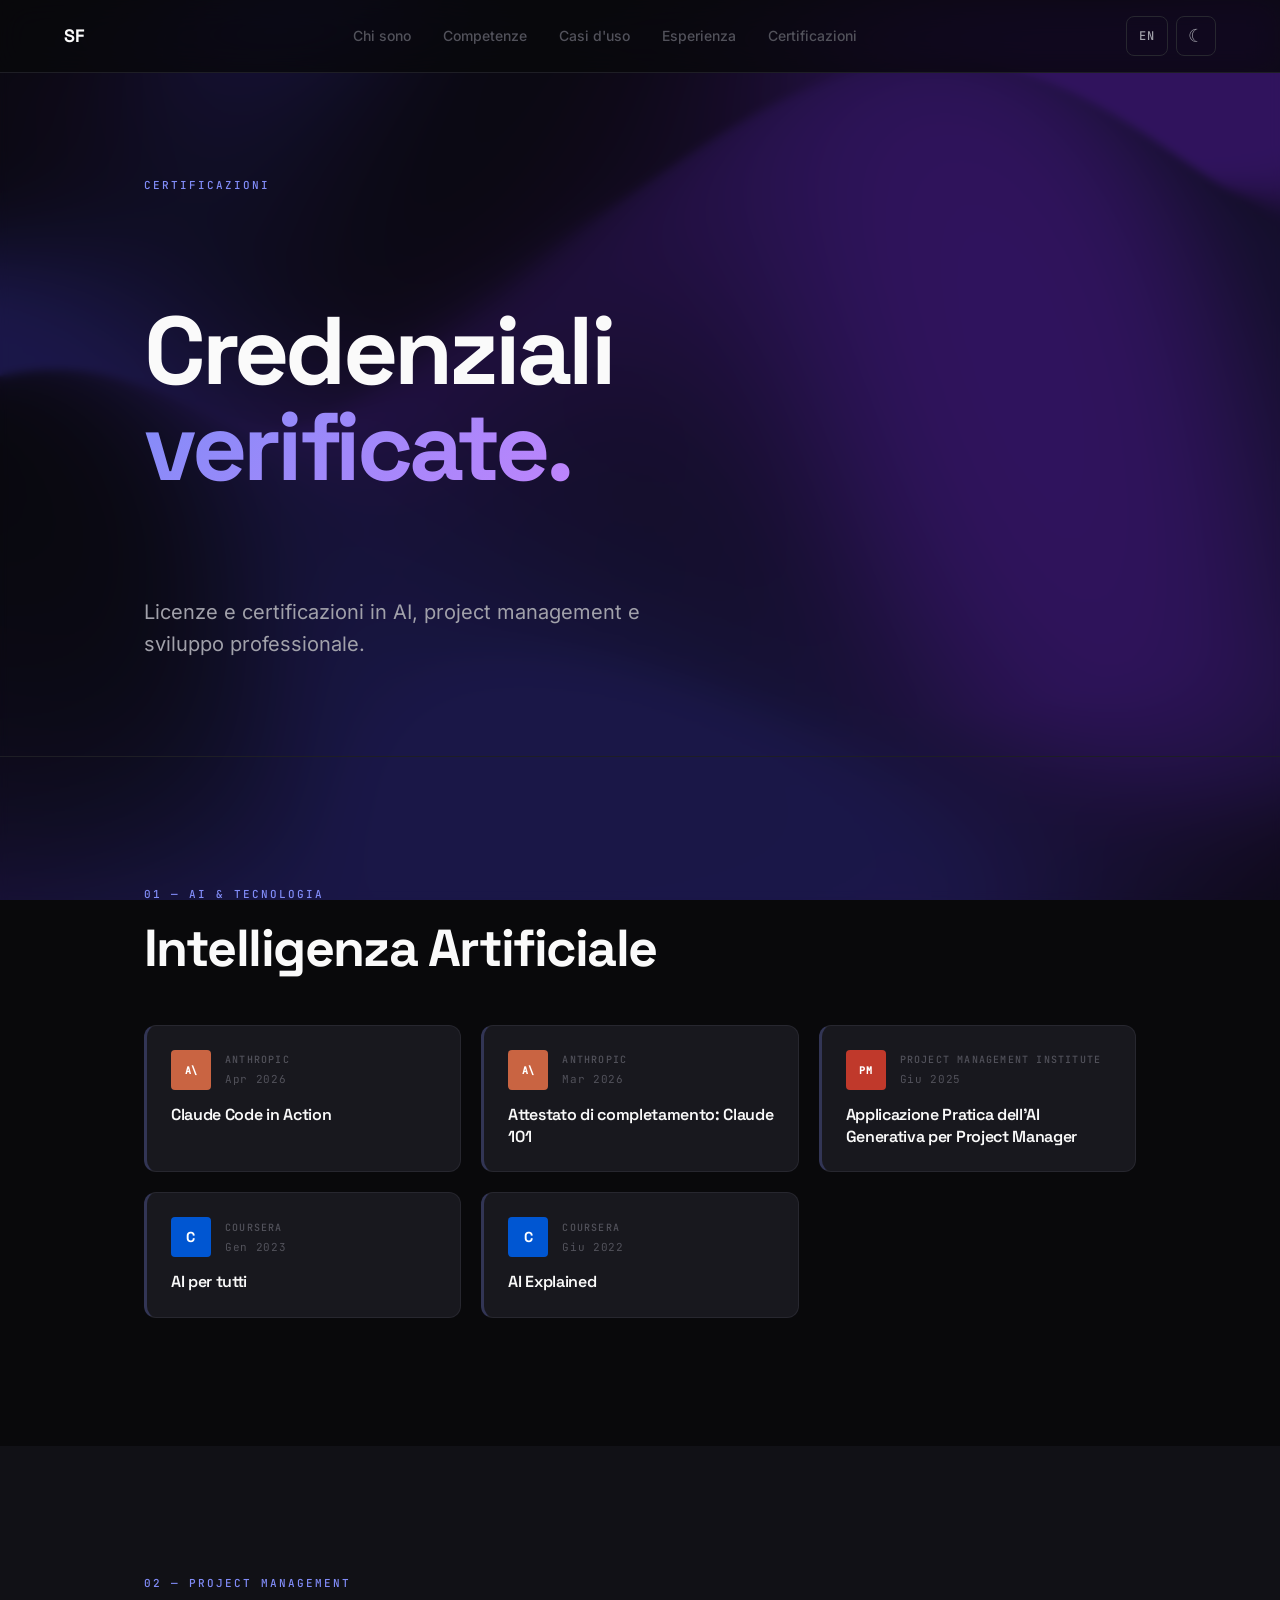
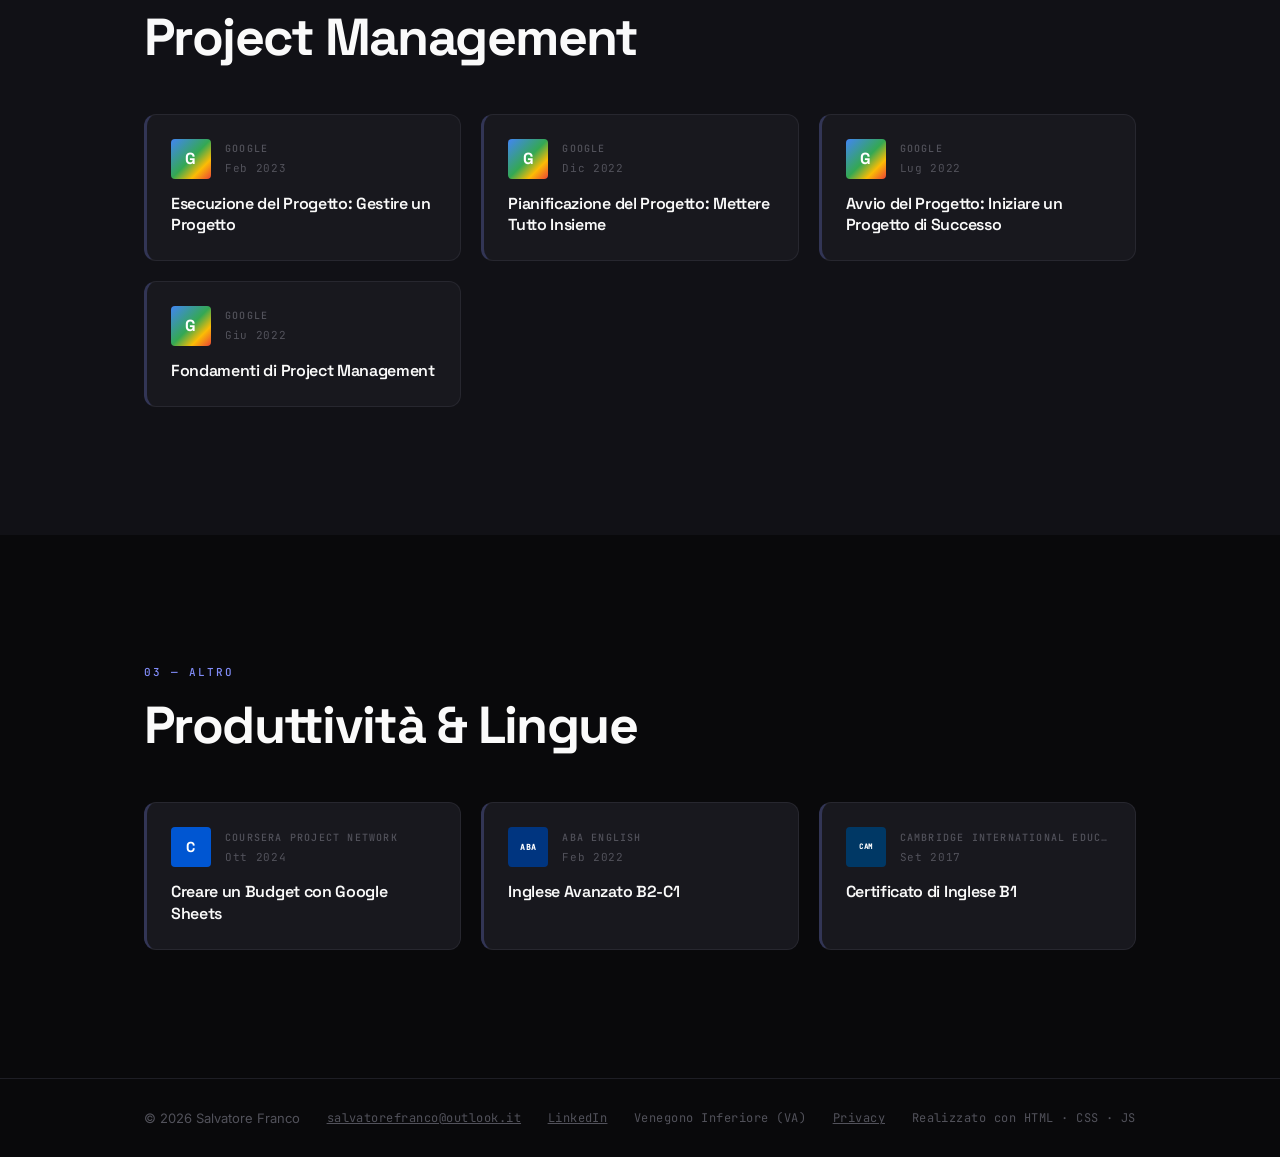
<file: certifications.html>
<!DOCTYPE html>
<html lang="it">
<head>
    <meta charset="UTF-8">
    <meta http-equiv="X-UA-Compatible" content="IE=edge">
    <meta name="viewport" content="width=device-width, initial-scale=1.0">
    <title>Certifications — Salvatore Franco</title>
    <link rel="stylesheet" href="fonts/fonts.css">
    <link rel="stylesheet" href="portfolio.css">
    <link rel="stylesheet" href="about.css">
    <link rel="stylesheet" href="certifications.css">
</head>
<body>
    <!-- Prevent flash: apply saved theme & language before paint -->
    <script>
        (function(){
            var t = localStorage.getItem('theme');
            if (t) document.documentElement.setAttribute('data-theme', t);
            var l = localStorage.getItem('lang') || 'it';
            if (l && l !== 'en') {
                document.documentElement.lang = l;
                document.documentElement.classList.add('i18n-loading');
            }
        })();
    </script>

    <!-- Skip to content -->
    <a href="#main" class="skip-link" data-i18n="skip">Skip to content</a>

    <!-- ── NAVIGATION ── -->
    <nav class="nav nav--scrolled" id="nav" role="navigation" aria-label="Main navigation">
        <a href="index.html" class="nav__logo" aria-label="Home">SF</a>
        <button class="nav__toggle" id="navToggle" aria-label="Toggle menu" aria-expanded="false">
            <span></span><span></span><span></span>
        </button>
        <ul class="nav__links" id="navLinks" role="list">
            <li><a href="index.html#about" class="nav__link" data-i18n="nav.about">About</a></li>
            <li><a href="index.html#skills" class="nav__link" data-i18n="nav.skills">Skills</a></li>
            <li><a href="projects.html" class="nav__link" data-i18n="nav.projects">Use cases</a></li>
            <li><a href="index.html#experience" class="nav__link" data-i18n="nav.experience">Experience</a></li>
            <li><a href="certifications.html" class="nav__link" data-i18n="nav.certifications">Certifications</a></li>
        </ul>
        <div class="nav__actions">
            <button class="lang-toggle" id="langToggle" aria-label="Switch language">
                <span class="lang-toggle__label">IT</span>
            </button>
            <button class="theme-toggle" id="themeToggle" aria-label="Toggle light/dark mode">
                <span class="theme-toggle__icon--moon" aria-hidden="true">&#9790;</span>
                <span class="theme-toggle__icon--sun" aria-hidden="true">&#9728;</span>
            </button>
        </div>
    </nav>

    <main id="main">

    <!-- ── PAGE HEADER ── -->
    <header class="page-hero">
        <div class="hero__blob hero__blob--1" aria-hidden="true"></div>
        <div class="hero__blob hero__blob--2" aria-hidden="true"></div>
        <div class="container page-hero__inner">
            <span class="section__label mono reveal" data-i18n="cert.hero.label">Certifications</span>
            <h1 class="page-hero__title reveal reveal--delay-1" data-i18n="cert.hero.title">
                Verified<br>
                <span class="text-gradient">credentials.</span>
            </h1>
            <p class="page-hero__sub reveal reveal--delay-2" data-i18n="cert.hero.sub">
                Licenses and certifications<br>across AI, project management,<br>and professional development.
            </p>
        </div>
    </header>

    <!-- ── AI & TECHNOLOGY ── -->
    <section class="section" id="ai-tech" aria-labelledby="ai-tech-title">
        <div class="container">
            <span class="section__label mono fade-in" data-i18n="cert.ai.label">01 — AI &amp; Technology</span>
            <h2 class="section__title fade-in" id="ai-tech-title" data-i18n="cert.ai.title">Artificial Intelligence</h2>

            <div class="cert-grid fade-in">

                <!-- Claude Code in Action -->
                <article class="cert-card cert-card--ai">
                    <div class="cert-card__top">
                        <div class="cert-card__issuer-badge cert-card__issuer-badge--anthropic">A\</div>
                        <div class="cert-card__meta">
                            <span class="cert-card__issuer mono">Anthropic</span>
                            <span class="cert-card__date mono" data-i18n="cert.1.date">Apr 2026</span>
                        </div>
                    </div>
                    <h3 class="cert-card__title" data-i18n="cert.1.title">Claude Code in Action</h3>
                </article>

                <!-- Claude 101 -->
                <article class="cert-card cert-card--ai">
                    <div class="cert-card__top">
                        <div class="cert-card__issuer-badge cert-card__issuer-badge--anthropic">A\</div>
                        <div class="cert-card__meta">
                            <span class="cert-card__issuer mono">Anthropic</span>
                            <span class="cert-card__date mono" data-i18n="cert.2.date">Mar 2026</span>
                        </div>
                    </div>
                    <h3 class="cert-card__title" data-i18n="cert.2.title">Certificate of Completion: Claude 101</h3>
                </article>

                <!-- Gen AI for PM — PMI -->
                <article class="cert-card cert-card--ai">
                    <div class="cert-card__top">
                        <div class="cert-card__issuer-badge cert-card__issuer-badge--pmi">PM</div>
                        <div class="cert-card__meta">
                            <span class="cert-card__issuer mono">Project Management Institute</span>
                            <span class="cert-card__date mono" data-i18n="cert.3.date">Jun 2025</span>
                        </div>
                    </div>
                    <h3 class="cert-card__title" data-i18n="cert.3.title">Practical Application of Gen AI for Project Managers</h3>
                </article>

                <!-- AI For Everyone — Coursera -->
                <article class="cert-card cert-card--ai">
                    <div class="cert-card__top">
                        <div class="cert-card__issuer-badge cert-card__issuer-badge--coursera">C</div>
                        <div class="cert-card__meta">
                            <span class="cert-card__issuer mono">Coursera</span>
                            <span class="cert-card__date mono" data-i18n="cert.4.date">Jan 2023</span>
                        </div>
                    </div>
                    <h3 class="cert-card__title" data-i18n="cert.4.title">AI For Everyone</h3>
                </article>

                <!-- AI Explained — Coursera -->
                <article class="cert-card cert-card--ai">
                    <div class="cert-card__top">
                        <div class="cert-card__issuer-badge cert-card__issuer-badge--coursera">C</div>
                        <div class="cert-card__meta">
                            <span class="cert-card__issuer mono">Coursera</span>
                            <span class="cert-card__date mono" data-i18n="cert.5.date">Jun 2022</span>
                        </div>
                    </div>
                    <h3 class="cert-card__title" data-i18n="cert.5.title">AI Explained</h3>
                </article>

            </div>
        </div>
    </section>

    <!-- ── PROJECT MANAGEMENT ── -->
    <section class="section section--surface" id="project-mgmt" aria-labelledby="pm-title">
        <div class="container">
            <span class="section__label mono fade-in" data-i18n="cert.pm.label">02 — Project Management</span>
            <h2 class="section__title fade-in" id="pm-title" data-i18n="cert.pm.title">Project Management</h2>

            <div class="cert-grid fade-in">

                <!-- Project Execution -->
                <article class="cert-card cert-card--pm">
                    <div class="cert-card__top">
                        <div class="cert-card__issuer-badge cert-card__issuer-badge--google">G</div>
                        <div class="cert-card__meta">
                            <span class="cert-card__issuer mono">Google</span>
                            <span class="cert-card__date mono" data-i18n="cert.6.date">Feb 2023</span>
                        </div>
                    </div>
                    <h3 class="cert-card__title" data-i18n="cert.6.title">Project Execution: Running the Project</h3>
                </article>

                <!-- Project Planning -->
                <article class="cert-card cert-card--pm">
                    <div class="cert-card__top">
                        <div class="cert-card__issuer-badge cert-card__issuer-badge--google">G</div>
                        <div class="cert-card__meta">
                            <span class="cert-card__issuer mono">Google</span>
                            <span class="cert-card__date mono" data-i18n="cert.7.date">Dec 2022</span>
                        </div>
                    </div>
                    <h3 class="cert-card__title" data-i18n="cert.7.title">Project Planning: Putting It All Together</h3>
                </article>

                <!-- Project Initiation -->
                <article class="cert-card cert-card--pm">
                    <div class="cert-card__top">
                        <div class="cert-card__issuer-badge cert-card__issuer-badge--google">G</div>
                        <div class="cert-card__meta">
                            <span class="cert-card__issuer mono">Google</span>
                            <span class="cert-card__date mono" data-i18n="cert.8.date">Jul 2022</span>
                        </div>
                    </div>
                    <h3 class="cert-card__title" data-i18n="cert.8.title">Project Initiation: Starting a Successful Project</h3>
                </article>

                <!-- Foundations of PM -->
                <article class="cert-card cert-card--pm">
                    <div class="cert-card__top">
                        <div class="cert-card__issuer-badge cert-card__issuer-badge--google">G</div>
                        <div class="cert-card__meta">
                            <span class="cert-card__issuer mono">Google</span>
                            <span class="cert-card__date mono" data-i18n="cert.9.date">Jun 2022</span>
                        </div>
                    </div>
                    <h3 class="cert-card__title" data-i18n="cert.9.title">Foundations of Project Management</h3>
                </article>

            </div>
        </div>
    </section>

    <!-- ── OTHER ── -->
    <section class="section" id="other" aria-labelledby="other-title">
        <div class="container">
            <span class="section__label mono fade-in" data-i18n="cert.other.label">03 — Other</span>
            <h2 class="section__title fade-in" id="other-title" data-i18n="cert.other.title">Productivity &amp; Languages</h2>

            <div class="cert-grid fade-in">

                <!-- Google Sheets Budget -->
                <article class="cert-card cert-card--other">
                    <div class="cert-card__top">
                        <div class="cert-card__issuer-badge cert-card__issuer-badge--coursera">C</div>
                        <div class="cert-card__meta">
                            <span class="cert-card__issuer mono">Coursera Project Network</span>
                            <span class="cert-card__date mono" data-i18n="cert.10.date">Oct 2024</span>
                        </div>
                    </div>
                    <h3 class="cert-card__title" data-i18n="cert.10.title">Create a Budget with Google Sheets</h3>
                </article>

                <!-- B2-C1 ABA English -->
                <article class="cert-card cert-card--lang">
                    <div class="cert-card__top">
                        <div class="cert-card__issuer-badge cert-card__issuer-badge--aba">ABA</div>
                        <div class="cert-card__meta">
                            <span class="cert-card__issuer mono">ABA English</span>
                            <span class="cert-card__date mono" data-i18n="cert.11.date">Feb 2022</span>
                        </div>
                    </div>
                    <h3 class="cert-card__title" data-i18n="cert.11.title">B2-C1 Advanced English</h3>
                </article>

                <!-- B1 Cambridge -->
                <article class="cert-card cert-card--lang">
                    <div class="cert-card__top">
                        <div class="cert-card__issuer-badge cert-card__issuer-badge--cambridge">CAM</div>
                        <div class="cert-card__meta">
                            <span class="cert-card__issuer mono">Cambridge International Education</span>
                            <span class="cert-card__date mono" data-i18n="cert.12.date">Sep 2017</span>
                        </div>
                    </div>
                    <h3 class="cert-card__title" data-i18n="cert.12.title">B1 English Certificate</h3>
                </article>

            </div>
        </div>
    </section>


    </main>

    <!-- ── FOOTER ── -->
    <footer class="footer" role="contentinfo">
        <div class="container footer__inner">
            <span class="footer__copy">© 2026 Salvatore Franco</span>
            <a href="mailto:salvatorefranco@outlook.it" class="footer__credit mono">salvatorefranco@outlook.it</a>
            <a href="https://www.linkedin.com/in/salvatorefranco" target="_blank" rel="noopener noreferrer" class="footer__credit mono">LinkedIn</a>
            <span class="footer__credit mono">Venegono Inferiore (VA)</span>
            <a href="privacy.html" class="footer__credit mono" data-i18n="footer.privacy">Privacy</a>
            <span class="footer__credit mono" data-i18n="footer.credit">Built with HTML · CSS · JS</span>
        </div>
    </footer>

    <!-- Language support -->
    <script src="i18n.js"></script>

    <!-- Custom background -->
    <script src="js/gradient.js"></script>
    <script src="js/bg-gradient.js"></script>
    <script src="js/cursor.js"></script>

    <script>
        // Mobile nav toggle
        const navToggle = document.getElementById('navToggle');
        const navLinks  = document.getElementById('navLinks');
        navToggle.addEventListener('click', () => {
            const isOpen = navLinks.classList.toggle('nav__links--open');
            navToggle.classList.toggle('nav__toggle--open', isOpen);
            navToggle.setAttribute('aria-expanded', isOpen);
        });
        navLinks.querySelectorAll('a').forEach(link => {
            link.addEventListener('click', () => {
                navLinks.classList.remove('nav__links--open');
                navToggle.classList.remove('nav__toggle--open');
                navToggle.setAttribute('aria-expanded', 'false');
            });
        });

        // Scroll reveal
        const revealObserver = new IntersectionObserver((entries) => {
            entries.forEach(entry => {
                if (entry.isIntersecting) {
                    entry.target.classList.add('is-visible');
                    revealObserver.unobserve(entry.target);
                }
            });
        }, { threshold: 0.1, rootMargin: '0px 0px -40px 0px' });
        document.querySelectorAll('.fade-in, .reveal').forEach(el => revealObserver.observe(el));

        window.addEventListener('load', () => {
            document.querySelectorAll('.reveal').forEach((el, i) => {
                setTimeout(() => el.classList.add('is-visible'), i * 60 + 80);
            });
        });

        // Theme toggle
        const themeToggle = document.getElementById('themeToggle');
        themeToggle.addEventListener('click', () => {
            const current = document.documentElement.getAttribute('data-theme');
            const next = current === 'light' ? 'dark' : 'light';
            if (next === 'dark') {
                document.documentElement.removeAttribute('data-theme');
            } else {
                document.documentElement.setAttribute('data-theme', next);
            }
            localStorage.setItem('theme', next === 'dark' ? '' : next);
        });
    </script>

</body>
</html>
</file>
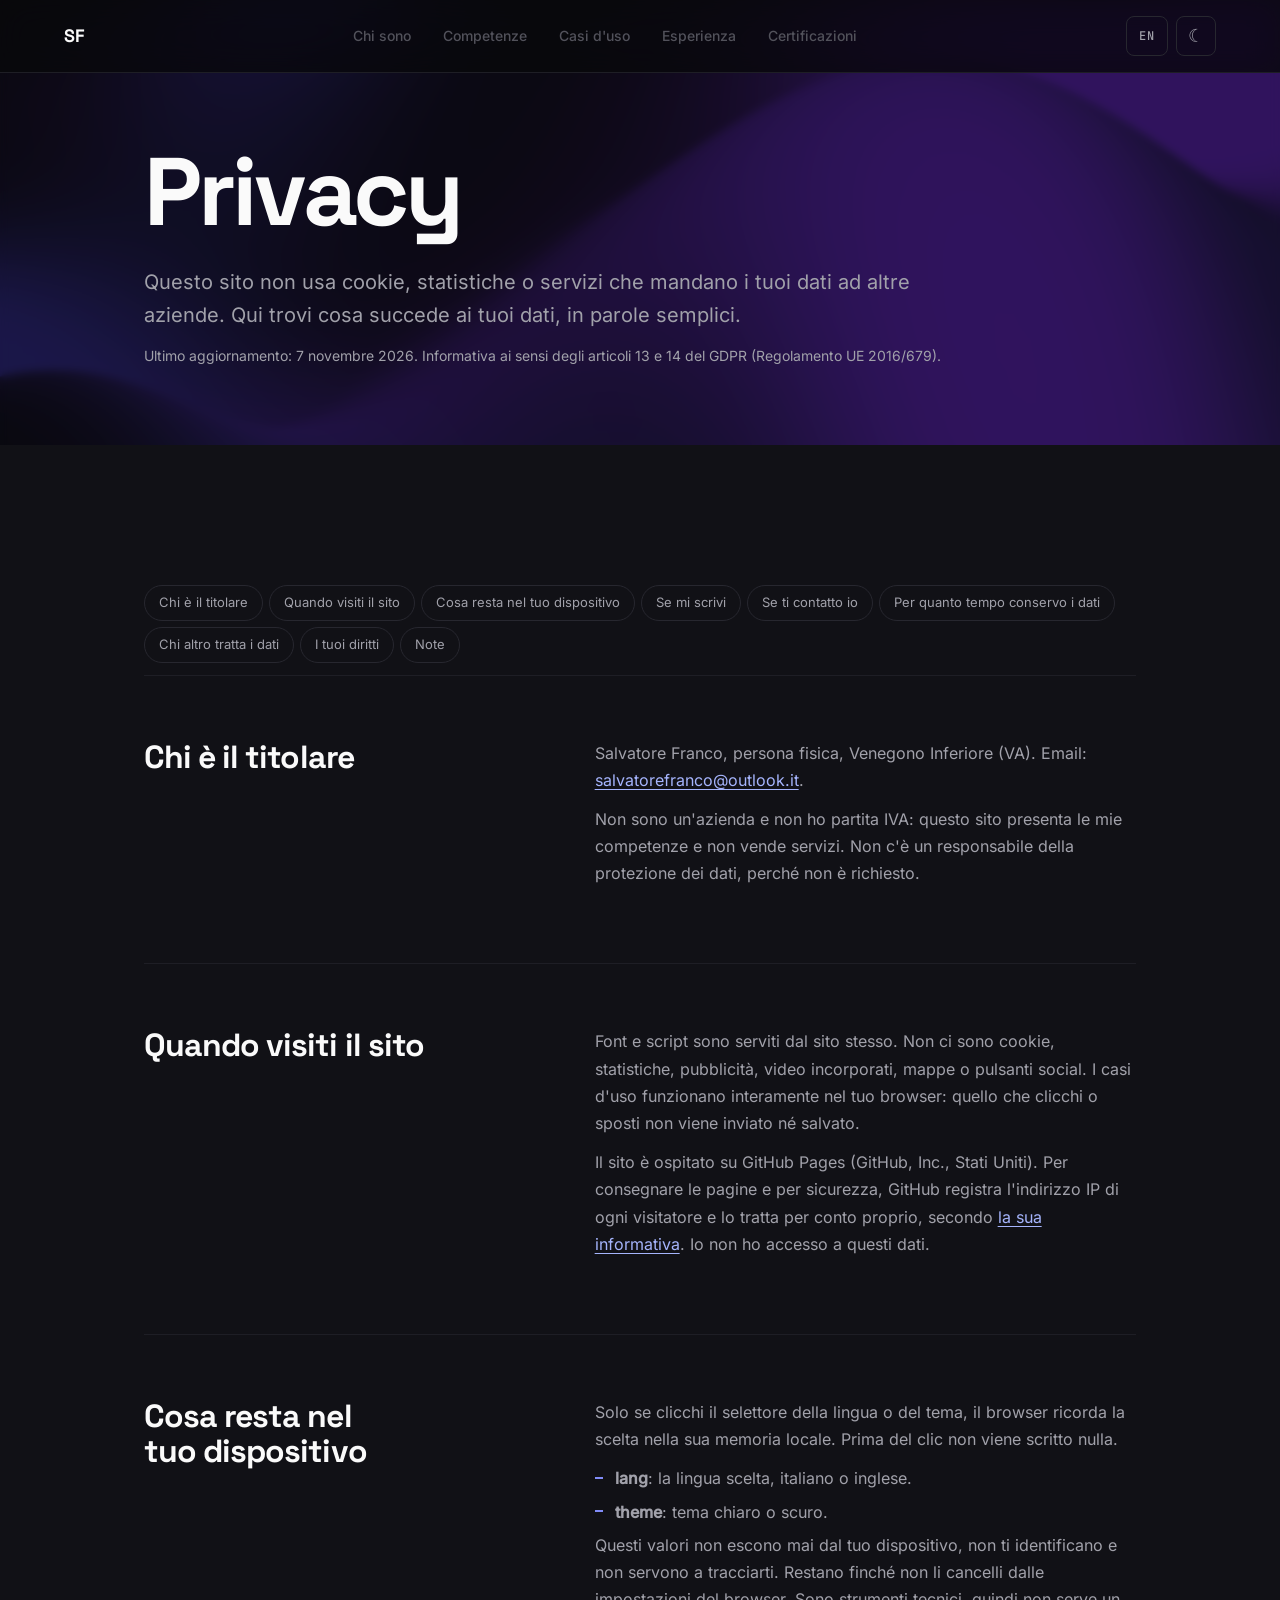
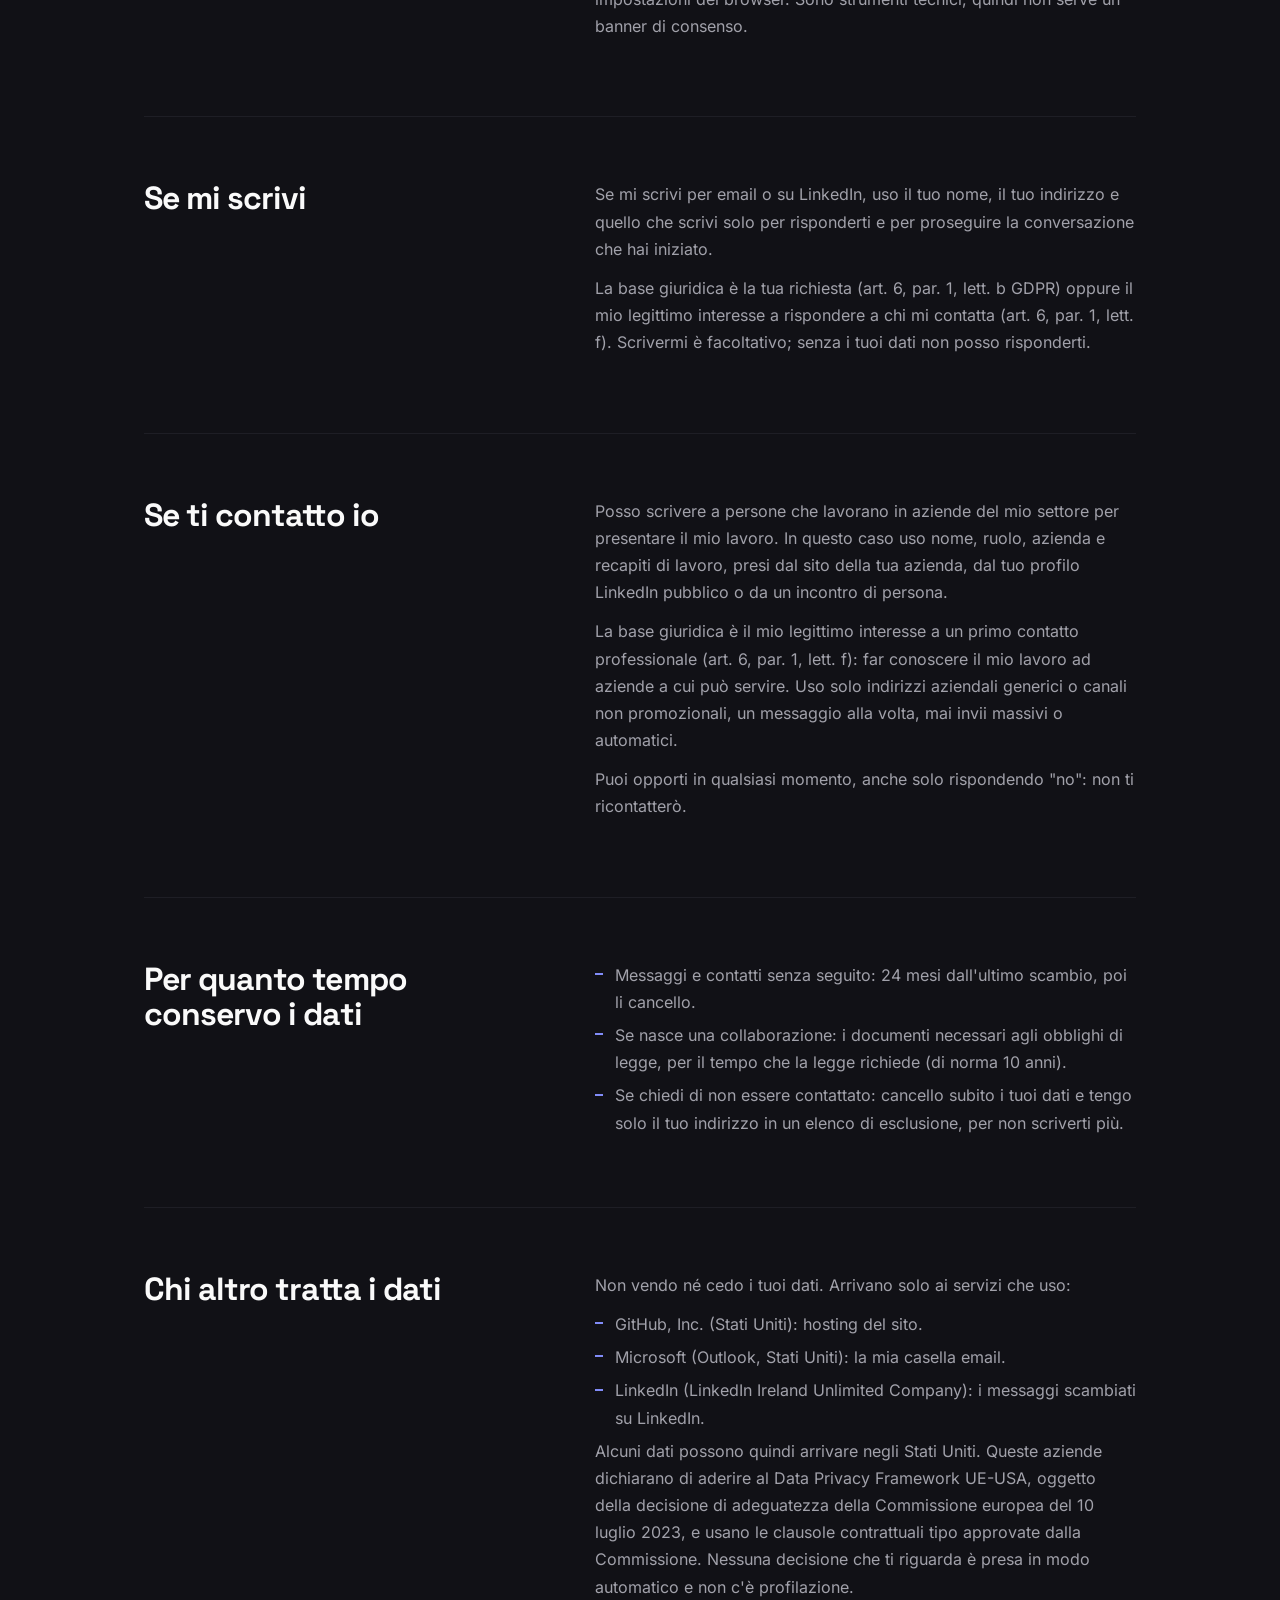
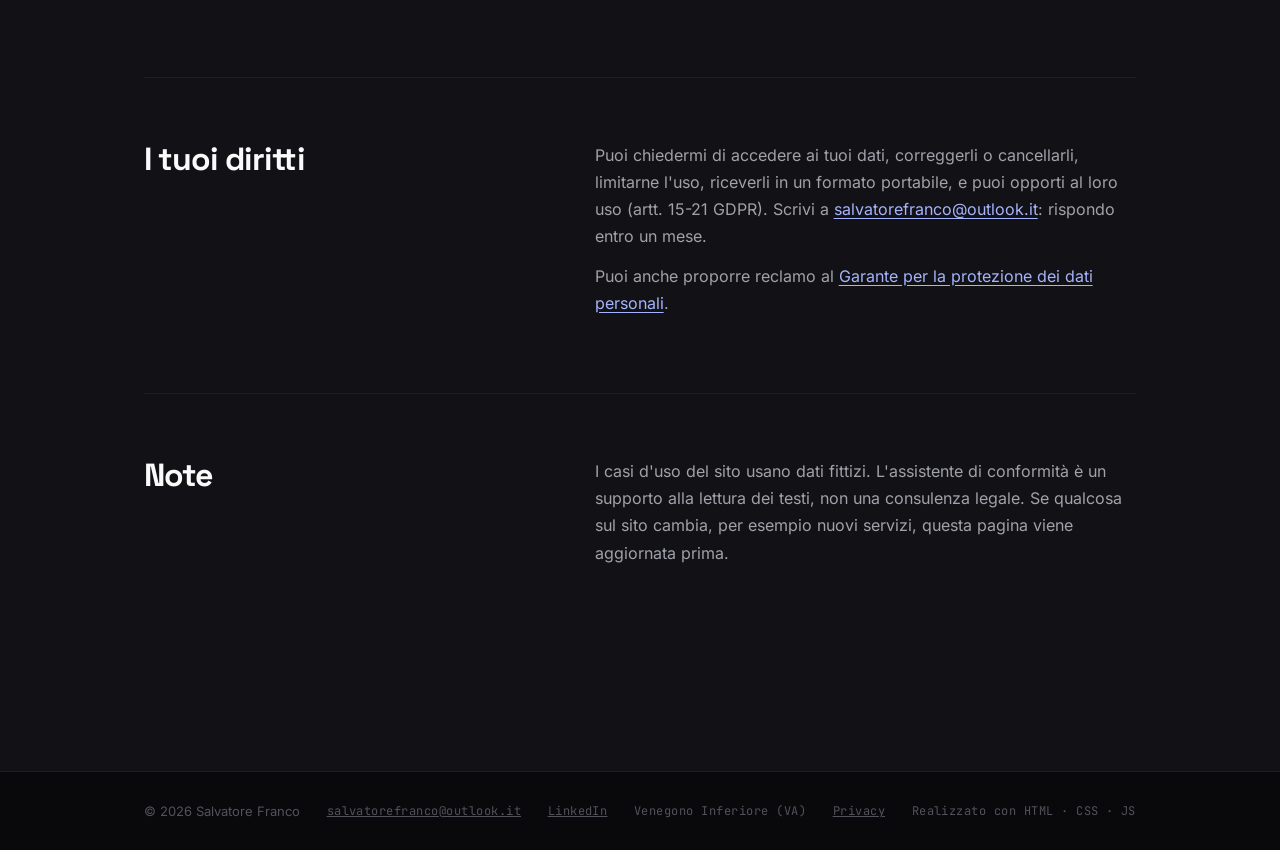
<file: privacy.html>
<!DOCTYPE html>
<html lang="it">
<head>
    <meta charset="UTF-8">
    <meta http-equiv="X-UA-Compatible" content="IE=edge">
    <meta name="viewport" content="width=device-width, initial-scale=1.0">
    <title data-i18n="privacy.pagetitle">Privacy — Salvatore Franco</title>
    <link rel="stylesheet" href="fonts/fonts.css">
    <link rel="stylesheet" href="portfolio.css">
    <link rel="stylesheet" href="about.css">
    <style>
        /* Legal text: same story layout, aligned to the top and with less vertical space */
        .privacy .pbi-hero { padding-bottom: clamp(3rem, 6vw, 5rem); }
        .privacy .story-nav { margin-top: 0; }
        .privacy .story { align-items: start; padding: clamp(2.5rem, 5vw, 4rem) 0; }
        .privacy .story__title { font-size: clamp(1.5rem, 2.6vw, 2rem); margin: 0; }
        .privacy__text p, .privacy__text li { margin-bottom: 0.75rem; }
        .privacy__text a { color: var(--accent-hi); text-decoration: underline; text-underline-offset: 3px; }
    </style>
    <noscript><style>.fade-in, .reveal { opacity: 1; transform: none; }</style></noscript>
    <link rel="stylesheet" href="use-cases.css">
    <script>document.documentElement.classList.add('js');</script>
</head>
<body>
    <!-- Prevent flash: apply saved theme & language before paint -->
    <script>
        (function(){
            var t = localStorage.getItem('theme');
            if (t) document.documentElement.setAttribute('data-theme', t);
            var l = localStorage.getItem('lang') || 'it';
            if (l && l !== 'en') {
                document.documentElement.lang = l;
                document.documentElement.classList.add('i18n-loading');
            }
        })();
    </script>

    <!-- Skip to content (accessibility) -->
    <a href="#main" class="skip-link" data-i18n="skip">Skip to content</a>

    <!-- ── NAVIGATION ── -->
    <nav class="nav nav--scrolled" id="nav" role="navigation" aria-label="Main navigation">
        <a href="index.html" class="nav__logo" aria-label="Home">SF</a>
        <button class="nav__toggle" id="navToggle" aria-label="Toggle menu" aria-expanded="false">
            <span></span><span></span><span></span>
        </button>
        <ul class="nav__links" id="navLinks" role="list">
            <li><a href="index.html#about" class="nav__link" data-i18n="nav.about">About</a></li>
            <li><a href="index.html#skills" class="nav__link" data-i18n="nav.skills">Skills</a></li>
            <li><a href="projects.html" class="nav__link" data-i18n="nav.projects">Use cases</a></li>
            <li><a href="index.html#experience" class="nav__link" data-i18n="nav.experience">Experience</a></li>
            <li><a href="certifications.html" class="nav__link" data-i18n="nav.certifications">Certifications</a></li>
        </ul>
        <div class="nav__actions">
            <button class="lang-toggle" id="langToggle" aria-label="Switch language">
                <span class="lang-toggle__label">IT</span>
            </button>
            <button class="theme-toggle" id="themeToggle" aria-label="Toggle light/dark mode">
                <span class="theme-toggle__icon--moon" aria-hidden="true">&#9790;</span>
                <span class="theme-toggle__icon--sun" aria-hidden="true">&#9728;</span>
            </button>
        </div>
    </nav>

    <main id="main" class="privacy">

    <header class="pbi-hero">
        <div class="container">
            <h1 class="uc-hero__title" data-i18n="privacy.title">Privacy</h1>
            <p class="uc-lead" data-i18n="privacy.lead">This site does not use cookies, statistics or services that send your data to other companies. Here is what happens to your data, in plain words.</p>
            <p class="uc-note" style="margin-top:0.75rem" data-i18n="privacy.updated">Last updated: 7 November 2026. Information under Articles 13 and 14 of the GDPR (EU Regulation 2016/679).</p>
        </div>
    </header>

    <section class="section section--surface" aria-label="Privacy">
        <div class="container">
            <nav class="story-nav" aria-label="Sections">
                <a href="#who" data-i18n="privacy.who.t">Who is responsible</a>
                <a href="#visit" data-i18n="privacy.visit.t">When you visit the site</a>
                <a href="#storage" data-i18n="privacy.storage.t">What stays on your device</a>
                <a href="#write" data-i18n="privacy.write.t">If you write to me</a>
                <a href="#contact" data-i18n="privacy.contact.t">If I contact you</a>
                <a href="#keep" data-i18n="privacy.keep.t">How long I keep data</a>
                <a href="#share" data-i18n="privacy.share.t">Who else handles the data</a>
                <a href="#rights" data-i18n="privacy.rights.t">Your rights</a>
                <a href="#notes" data-i18n="privacy.notes.t">Notes</a>
            </nav>
            <div><article class="story" id="who">
                <h2 class="story__title" data-i18n="privacy.who.t">Who is responsible</h2>
                <div class="privacy__text">
                        <p data-i18n="privacy.who.0">Salvatore Franco, private individual, Venegono Inferiore (VA), Italy. Email: <a href="mailto:salvatorefranco@outlook.it">salvatorefranco@outlook.it</a>.</p>
                        <p data-i18n="privacy.who.1">I am not a company and have no VAT number: this site presents my skills and does not sell services. There is no data protection officer, because none is required.</p>
                </div>
            </article></div>
            <div><article class="story" id="visit">
                <h2 class="story__title" data-i18n="privacy.visit.t">When you visit the site</h2>
                <div class="privacy__text">
                        <p data-i18n="privacy.visit.0">Fonts and scripts are served by the site itself. There are no cookies, statistics, advertising, embedded videos, maps or social buttons. The use cases run entirely in your browser: what you click or move is not sent anywhere and is not saved.</p>
                        <p data-i18n="privacy.visit.1">The site is hosted on GitHub Pages (GitHub, Inc., United States). To deliver the pages and for security, GitHub records the IP address of every visitor and handles it on its own behalf, under <a href="https://docs.github.com/en/site-policy/privacy-policies/github-general-privacy-statement" target="_blank" rel="noopener noreferrer">its privacy statement</a>. I have no access to these records.</p>
                </div>
            </article></div>
            <div><article class="story" id="storage">
                <h2 class="story__title" data-i18n="privacy.storage.t">What stays on your device</h2>
                <div class="privacy__text">
                        <p data-i18n="privacy.storage.0">Only if you click the language or theme switch, the browser remembers your choice in its local storage. Nothing is written before the click.</p>
                        <div data-i18n="privacy.storage.1"><ul><li><b>lang</b>: the language you chose, Italian or English.</li><li><b>theme</b>: light or dark mode.</li></ul></div>
                        <p data-i18n="privacy.storage.2">These values never leave your device, do not identify you and are not used to track you. They stay until you delete them from your browser settings. They are technical tools, so no consent banner is needed.</p>
                </div>
            </article></div>
            <div><article class="story" id="write">
                <h2 class="story__title" data-i18n="privacy.write.t">If you write to me</h2>
                <div class="privacy__text">
                        <p data-i18n="privacy.write.0">If you write by email or on LinkedIn, I use your name, your address and what you write only to reply and to continue the conversation you started.</p>
                        <p data-i18n="privacy.write.1">The legal basis is your request (Article 6(1)(b) GDPR) or my legitimate interest in replying to whoever contacts me (Article 6(1)(f)). Writing to me is optional; without your details I cannot reply.</p>
                </div>
            </article></div>
            <div><article class="story" id="contact">
                <h2 class="story__title" data-i18n="privacy.contact.t">If I contact you</h2>
                <div class="privacy__text">
                        <p data-i18n="privacy.contact.0">I may write to people who work in companies of my sector to introduce my work. In that case I use your name, role, company and work contact details, taken from your company's website, your public LinkedIn profile or a meeting in person.</p>
                        <p data-i18n="privacy.contact.1">The legal basis is my legitimate interest in a first professional contact (Article 6(1)(f)): making my work known to companies that may need it. I only use generic company addresses or non-promotional channels, one message at a time, never mass or automated sending.</p>
                        <p data-i18n="privacy.contact.2">You can object at any time, even by just replying "no": I will not contact you again.</p>
                </div>
            </article></div>
            <div><article class="story" id="keep">
                <h2 class="story__title" data-i18n="privacy.keep.t">How long I keep data</h2>
                <div class="privacy__text">
                        <div data-i18n="privacy.keep.0"><ul><li>Messages and contacts with no follow-up: 24 months from the last exchange, then deleted.</li><li>If a collaboration starts: the documents needed for legal obligations, for the time the law requires (usually 10 years).</li><li>If you ask not to be contacted: I delete your details at once and keep only your address on an exclusion list, so as not to write to you again.</li></ul></div>
                </div>
            </article></div>
            <div><article class="story" id="share">
                <h2 class="story__title" data-i18n="privacy.share.t">Who else handles the data</h2>
                <div class="privacy__text">
                        <p data-i18n="privacy.share.0">I do not sell or pass on your data. They reach only the services I use:</p>
                        <div data-i18n="privacy.share.1"><ul><li>GitHub, Inc. (United States): site hosting.</li><li>Microsoft (Outlook, United States): my email inbox.</li><li>LinkedIn (LinkedIn Ireland Unlimited Company): messages exchanged on LinkedIn.</li></ul></div>
                        <p data-i18n="privacy.share.2">Some data may therefore go to the United States. These companies state that they adhere to the EU-US Data Privacy Framework, covered by the European Commission adequacy decision of 10 July 2023, and use the standard contractual clauses approved by the Commission. No decision about you is taken automatically and there is no profiling.</p>
                </div>
            </article></div>
            <div><article class="story" id="rights">
                <h2 class="story__title" data-i18n="privacy.rights.t">Your rights</h2>
                <div class="privacy__text">
                        <p data-i18n="privacy.rights.0">You can ask me to access, correct or delete your data, to restrict its use, to receive it in a portable format, and you can object to its use (Articles 15-21 GDPR). Write to <a href="mailto:salvatorefranco@outlook.it">salvatorefranco@outlook.it</a>: I reply within one month.</p>
                        <p data-i18n="privacy.rights.1">You can also lodge a complaint with the Italian data protection authority, the <a href="https://www.garanteprivacy.it" target="_blank" rel="noopener noreferrer">Garante per la protezione dei dati personali</a>.</p>
                </div>
            </article></div>
            <div><article class="story" id="notes">
                <h2 class="story__title" data-i18n="privacy.notes.t">Notes</h2>
                <div class="privacy__text">
                        <p data-i18n="privacy.notes.0">The use cases on this site use fictitious data. The compliance assistant is support for reading the texts, not legal advice. If something on the site changes, for example new services, this page is updated first.</p>
                </div>
            </article></div>
        </div>
    </section>

    </main><!-- /main -->

    <!-- ── FOOTER ── -->
    <footer class="footer" role="contentinfo">
        <div class="container footer__inner">
            <span class="footer__copy">© 2026 Salvatore Franco</span>
            <a href="mailto:salvatorefranco@outlook.it" class="footer__credit mono">salvatorefranco@outlook.it</a>
            <a href="https://www.linkedin.com/in/salvatorefranco" target="_blank" rel="noopener noreferrer" class="footer__credit mono">LinkedIn</a>
            <span class="footer__credit mono">Venegono Inferiore (VA)</span>
            <a href="privacy.html" class="footer__credit mono" data-i18n="footer.privacy">Privacy</a>
            <span class="footer__credit mono" data-i18n="footer.credit">Built with HTML · CSS · JS</span>
        </div>
    </footer>

    <!-- Language support -->
    <script src="i18n.js"></script>

    <!-- Custom background -->
    <script src="js/gradient.js"></script>
    <script src="js/bg-gradient.js"></script>
    <script src="js/cursor.js"></script>

    <script>
        // Mobile nav toggle
        const navToggle = document.getElementById('navToggle');
        const navLinks  = document.getElementById('navLinks');
        navToggle.addEventListener('click', () => {
            const isOpen = navLinks.classList.toggle('nav__links--open');
            navToggle.classList.toggle('nav__toggle--open', isOpen);
            navToggle.setAttribute('aria-expanded', isOpen);
        });
        navLinks.querySelectorAll('a').forEach(link => {
            link.addEventListener('click', () => {
                navLinks.classList.remove('nav__links--open');
                navToggle.classList.remove('nav__toggle--open');
                navToggle.setAttribute('aria-expanded', 'false');
            });
        });

        // Scroll reveal
        const revealObserver = new IntersectionObserver((entries) => {
            entries.forEach(entry => {
                if (entry.isIntersecting) {
                    entry.target.classList.add('is-visible');
                    revealObserver.unobserve(entry.target);
                }
            });
        }, { threshold: 0.1, rootMargin: '0px 0px -40px 0px' });
        document.querySelectorAll('.fade-in, .reveal').forEach(el => revealObserver.observe(el));

        // Hero elements: trigger on load
        window.addEventListener('load', () => {
            document.querySelectorAll('.reveal').forEach((el, i) => {
                setTimeout(() => el.classList.add('is-visible'), i * 60 + 80);
            });
        });

        // Theme toggle
        const themeToggle = document.getElementById('themeToggle');
        themeToggle.addEventListener('click', () => {
            const current = document.documentElement.getAttribute('data-theme');
            const next = current === 'light' ? 'dark' : 'light';
            if (next === 'dark') {
                document.documentElement.removeAttribute('data-theme');
            } else {
                document.documentElement.setAttribute('data-theme', next);
            }
            localStorage.setItem('theme', next === 'dark' ? '' : next);
        });
    </script>

</body>
</html>
</file>
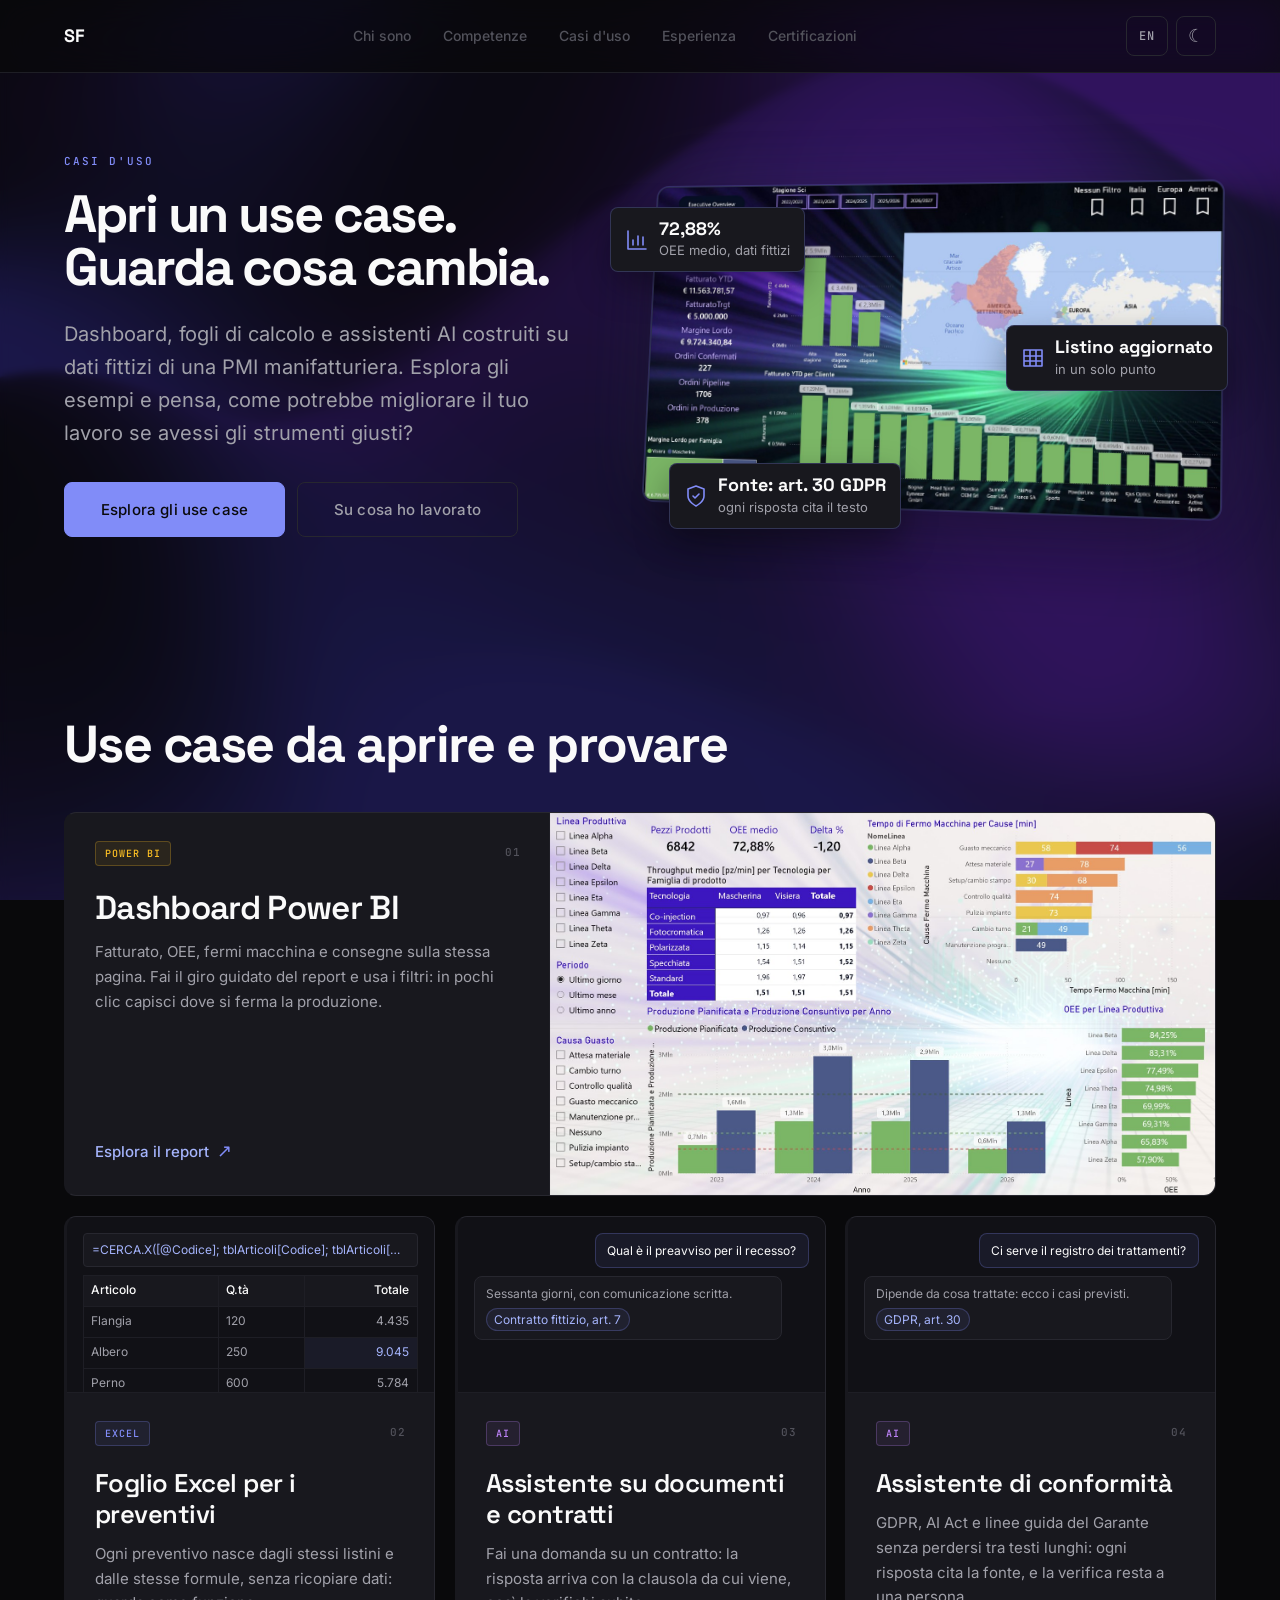
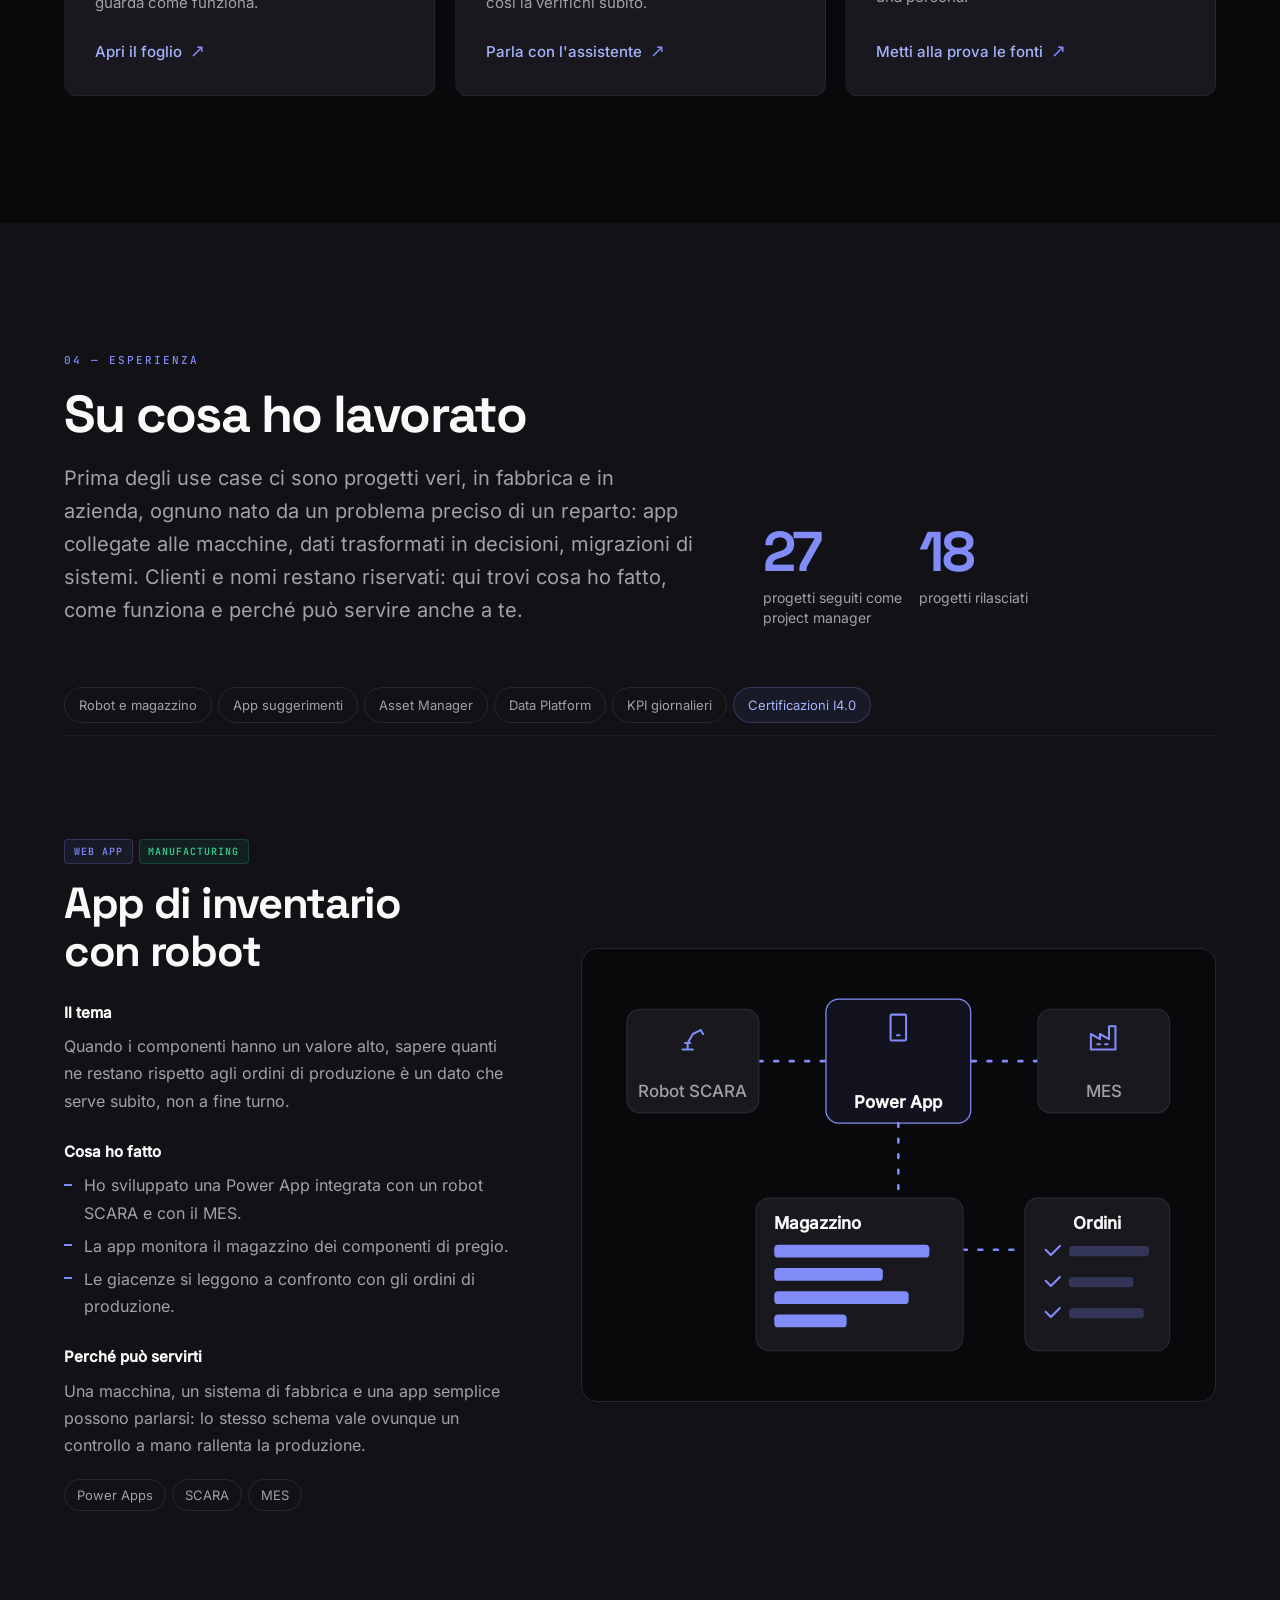
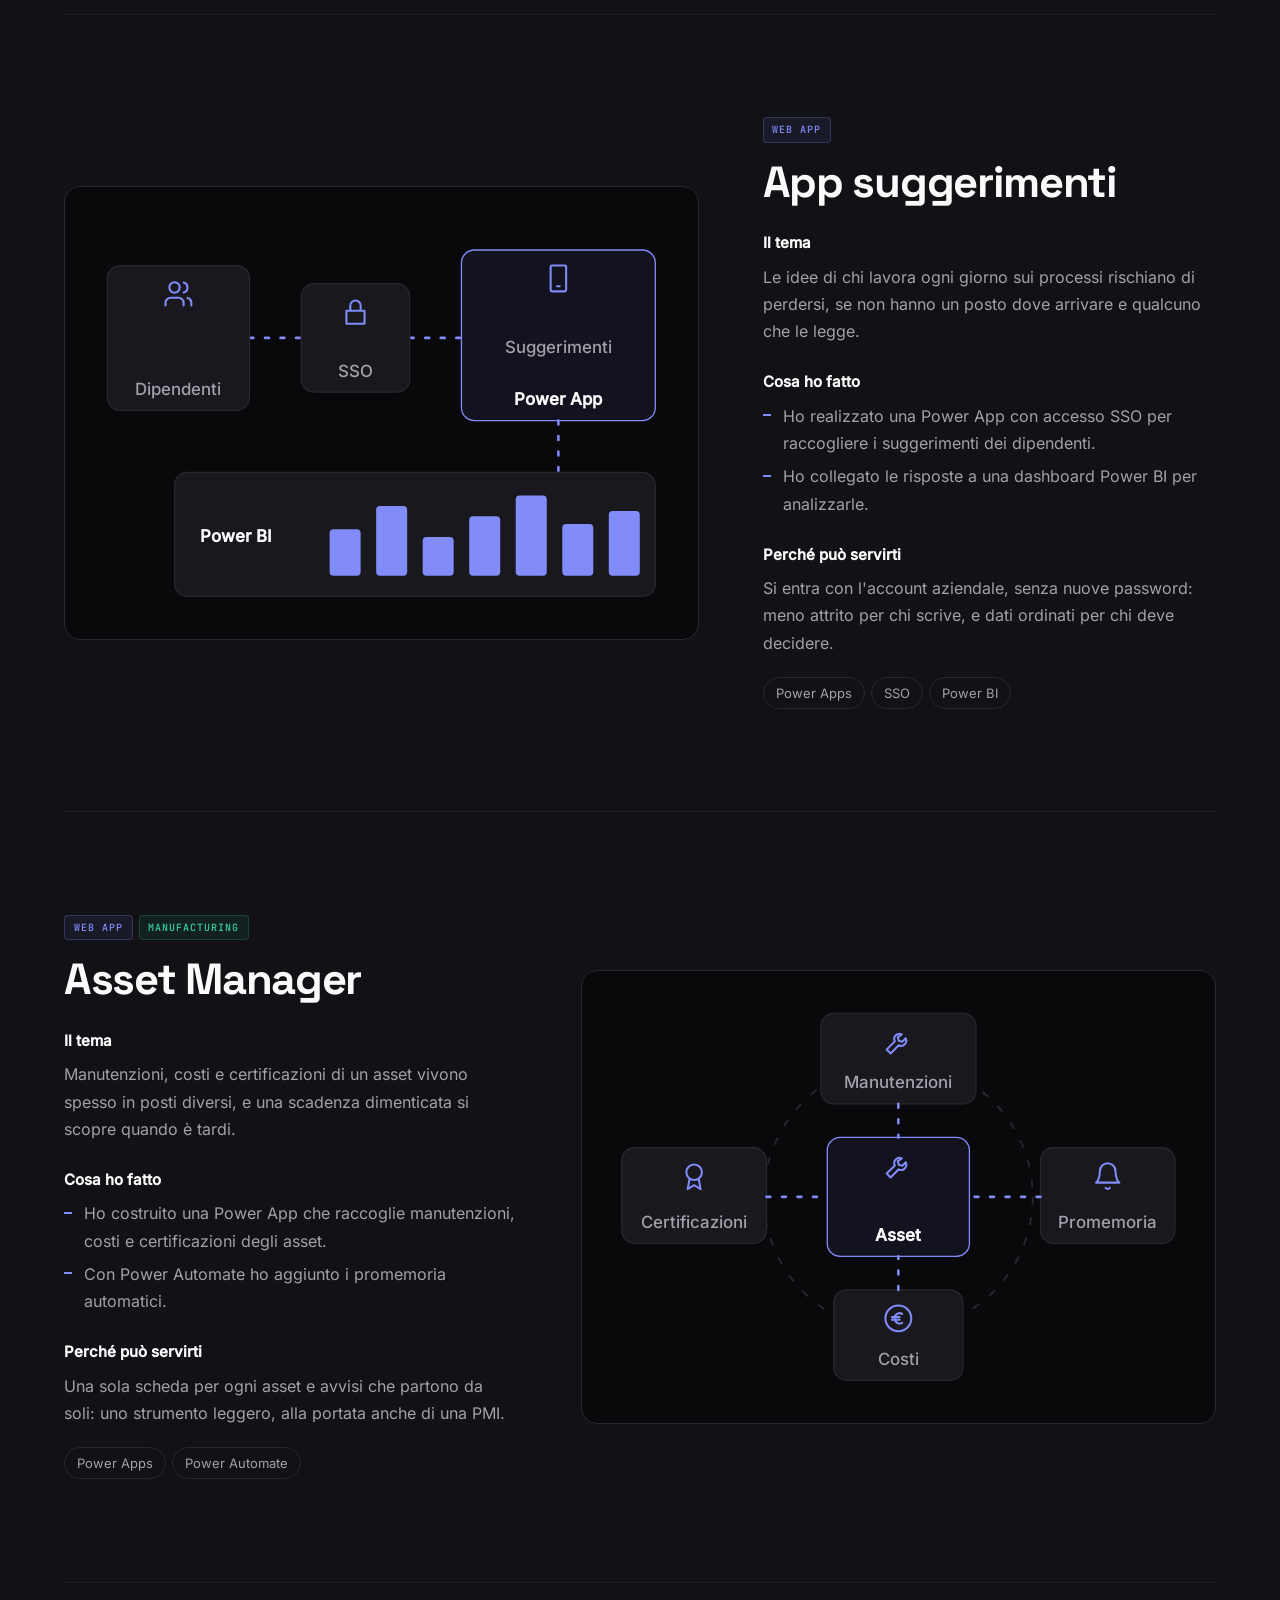
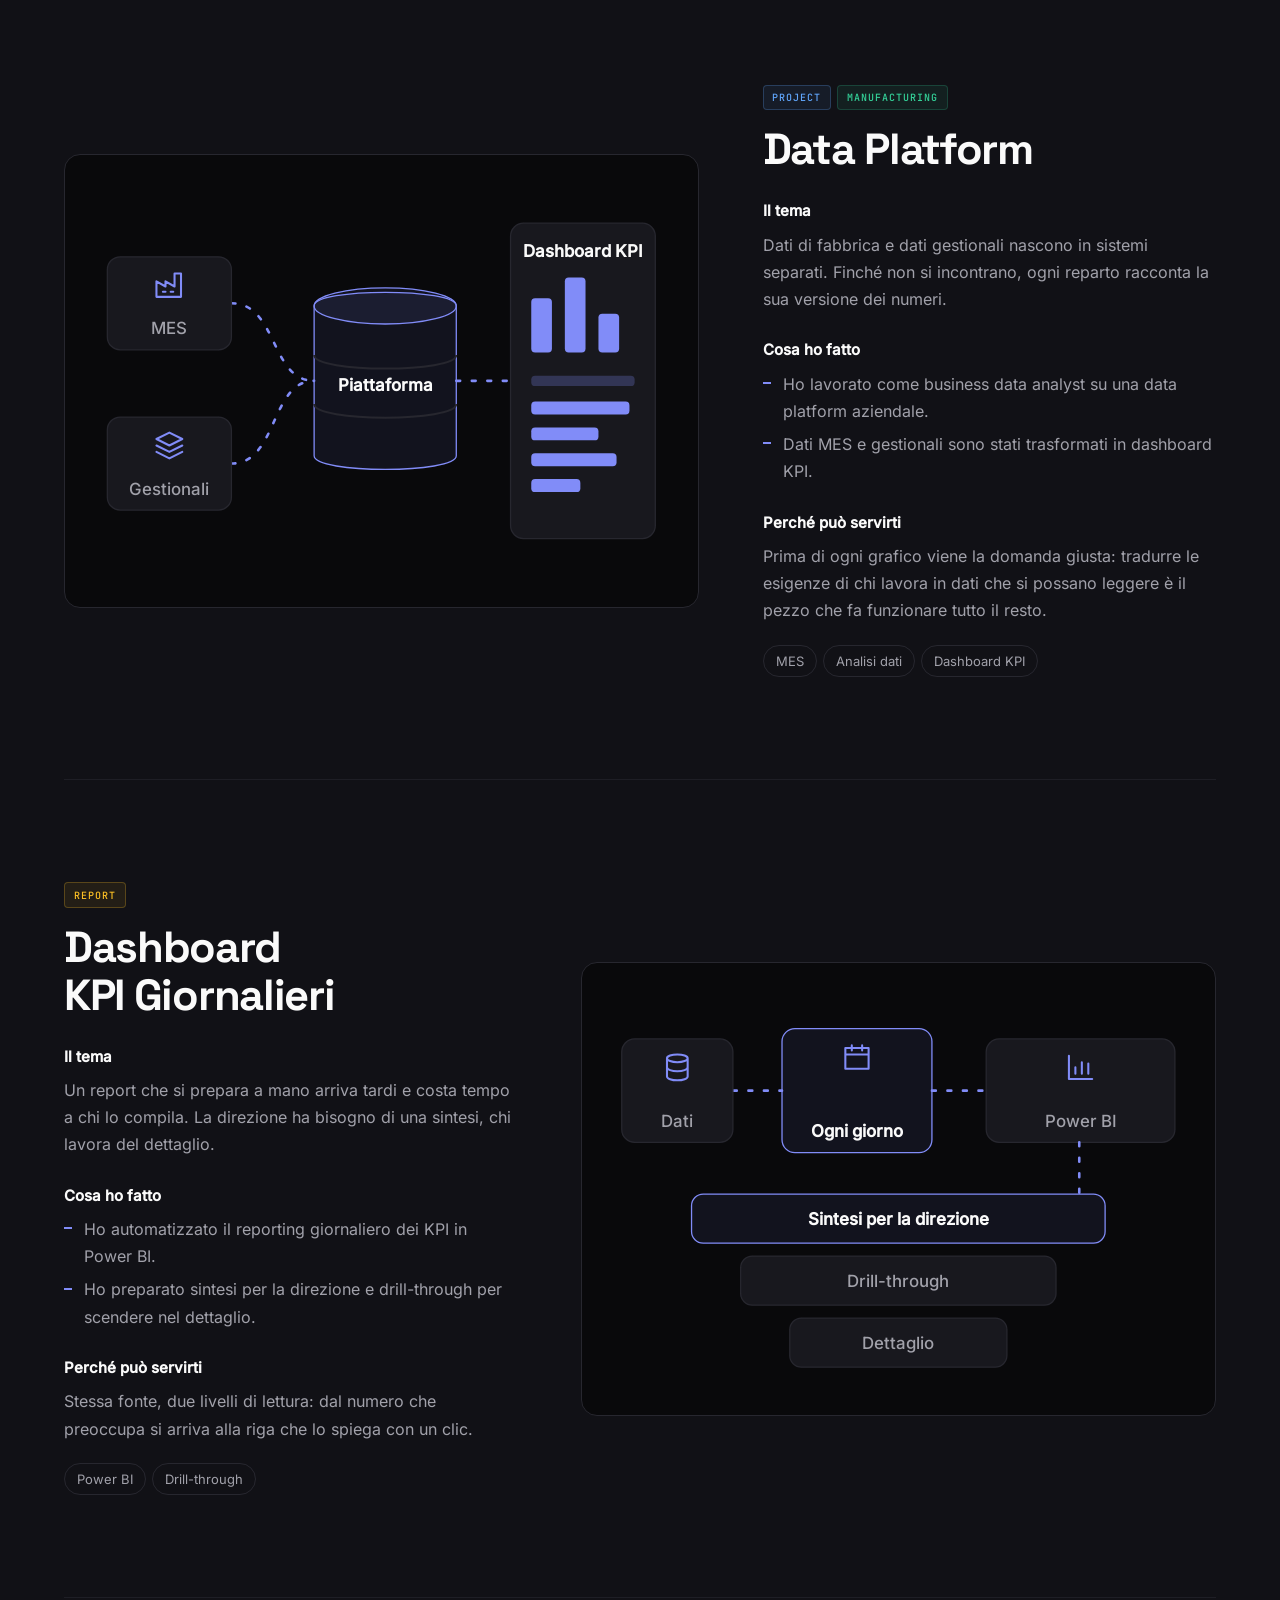
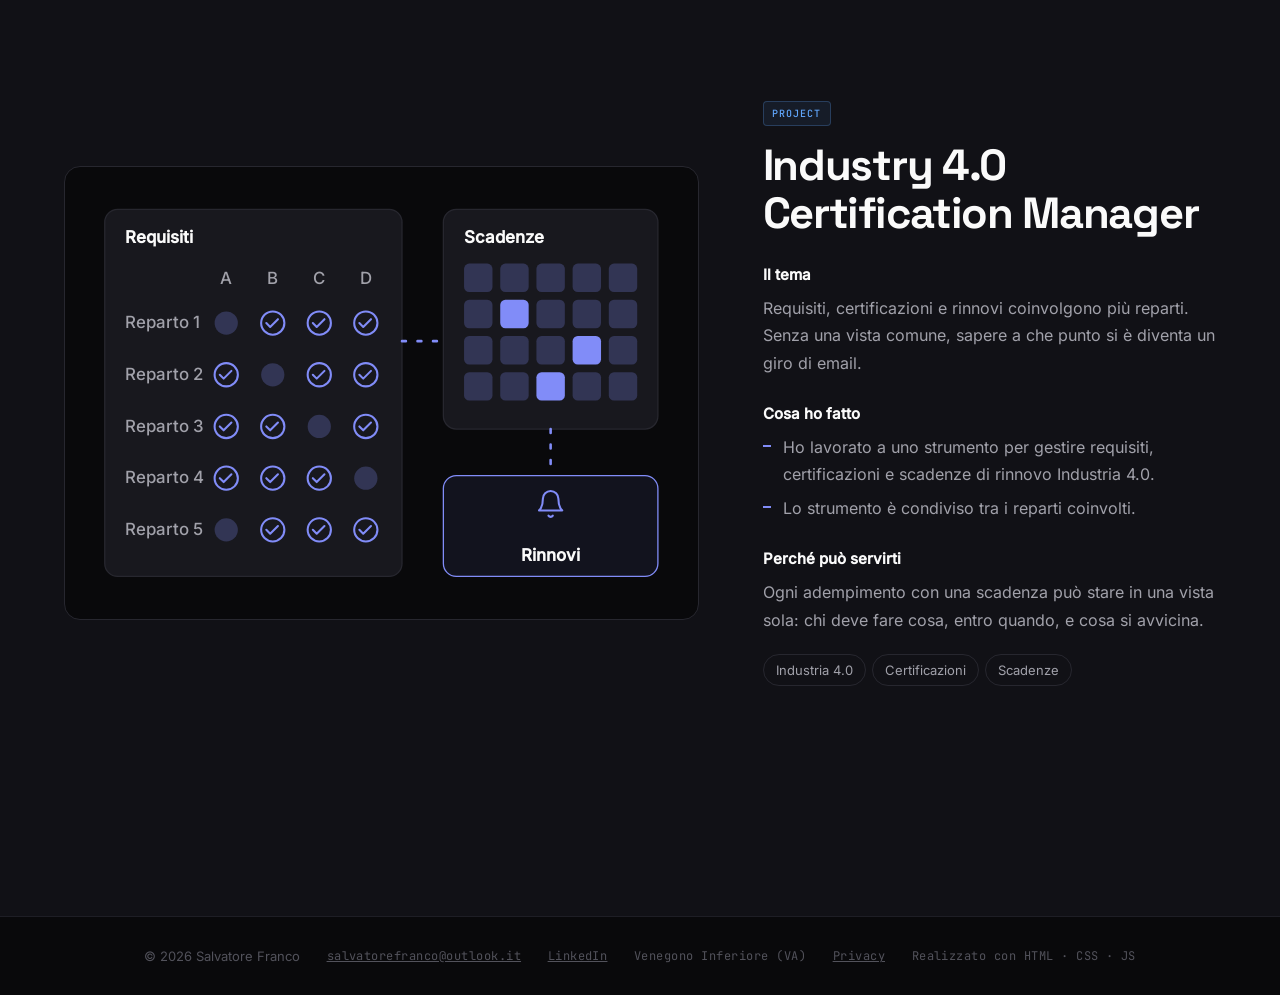
<file: projects.html>
<!DOCTYPE html>
<html lang="it">
<head>
    <meta charset="UTF-8">
    <meta http-equiv="X-UA-Compatible" content="IE=edge">
    <meta name="viewport" content="width=device-width, initial-scale=1.0">
    <title data-i18n="projects.pagetitle">Use cases — Salvatore Franco</title>
    <link rel="stylesheet" href="fonts/fonts.css">
    <link rel="stylesheet" href="portfolio.css">
    <link rel="stylesheet" href="use-cases.css">
    <noscript><style>.fade-in, .reveal { opacity: 1; transform: none; }</style></noscript>
    <script>document.documentElement.classList.add('js');</script>
</head>
<body>
    <!-- Prevent flash: apply saved theme & language before paint -->
    <script>
        (function(){
            var t = localStorage.getItem('theme');
            if (t) document.documentElement.setAttribute('data-theme', t);
            var l = localStorage.getItem('lang') || 'it';
            if (l && l !== 'en') {
                document.documentElement.lang = l;
                document.documentElement.classList.add('i18n-loading');
            }
        })();
    </script>

    <!-- Skip to content (accessibility) -->
    <a href="#main" class="skip-link" data-i18n="skip">Skip to content</a>

    <!-- ── NAVIGATION ── -->
    <nav class="nav nav--scrolled" id="nav" role="navigation" aria-label="Main navigation">
        <a href="index.html" class="nav__logo" aria-label="Home">SF</a>
        <button class="nav__toggle" id="navToggle" aria-label="Toggle menu" aria-expanded="false">
            <span></span><span></span><span></span>
        </button>
        <ul class="nav__links" id="navLinks" role="list">
            <li><a href="index.html#about" class="nav__link" data-i18n="nav.about">About</a></li>
            <li><a href="index.html#skills" class="nav__link" data-i18n="nav.skills">Skills</a></li>
            <li><a href="projects.html" class="nav__link" data-i18n="nav.projects">Use cases</a></li>
            <li><a href="index.html#experience" class="nav__link" data-i18n="nav.experience">Experience</a></li>
            <li><a href="certifications.html" class="nav__link" data-i18n="nav.certifications">Certifications</a></li>
        </ul>
        <div class="nav__actions">
            <button class="lang-toggle" id="langToggle" aria-label="Switch language">
                <span class="lang-toggle__label">IT</span>
            </button>
            <button class="theme-toggle" id="themeToggle" aria-label="Toggle light/dark mode">
                <span class="theme-toggle__icon--moon" aria-hidden="true">&#9790;</span>
                <span class="theme-toggle__icon--sun" aria-hidden="true">&#9728;</span>
            </button>
        </div>
    </nav>

    <main id="main">

    <!-- ── APERTURA ── -->
    <header class="uc-hero">
        <div class="container container--wide uc-hero__grid">
            <div>
                <span class="section__label mono" data-i18n="nav.projects">Use cases</span>
                <h1 class="uc-hero__title" data-i18n="uc.hero.title">Open a use case.<br>See what changes.</h1>
                <p class="uc-lead" data-i18n="uc.sub">Dashboards, spreadsheets and AI assistants designed for the daily work of a manufacturing SME, on fictitious data. Pick one and step inside: see how it works and what it could change in your day.</p>
                <div class="uc-actions">
                    <a href="#use-cases" class="btn btn--primary btn--lg" data-i18n="uc.hero.go">Explore the use cases</a>
                    <a href="#experience" class="btn btn--ghost btn--lg" data-i18n="uc.hero.exp">What I have worked on</a>
                </div>
            </div>
            <div class="uc-stage" data-stage>
                <div class="uc-stage__frame"><img src="01.images/caso-power-bi/executive-overview-1600.jpg" alt="Executive Overview" width="1600" height="900"></div>
                <div class="uc-chip uc-chip--a"><svg class="uc-ico" viewBox="0 0 24 24" aria-hidden="true"><path d="M3 3v18h18M8 17v-5M13 17V8M18 17V9"/></svg><span><strong>72,88%</strong><span data-i18n="uc.chip1">Average OEE, fictitious data</span></span></div>
                <div class="uc-chip uc-chip--b"><svg class="uc-ico" viewBox="0 0 24 24" aria-hidden="true"><path d="M3 4h18v16H3zM3 10h18M3 15h18M9 4v16M15 4v16"/></svg><span><strong data-i18n="uc.chip2.t">Price list updated</strong><span data-i18n="uc.chip2">in one place</span></span></div>
                <div class="uc-chip uc-chip--c"><svg class="uc-ico" viewBox="0 0 24 24" aria-hidden="true"><path d="M12 22s8-4 8-10V5l-8-3-8 3v7c0 6 8 10 8 10zM9 12l2 2 4-4"/></svg><span><strong data-i18n="uc.chip3.t">Source: GDPR art. 30</strong><span data-i18n="uc.chip3">every answer cites the text</span></span></div>
            </div>
        </div>
    </header>

    <!-- ── USE CASE ── -->
    <section class="section" id="use-cases" aria-labelledby="use-cases-title" style="padding-top:clamp(3rem,6vw,5rem)">
        <div class="container container--wide">
            <h2 class="uc-sec-title fade-in" id="use-cases-title" data-i18n="projects.title">Use cases to open and try</h2>
            <div class="uc-grid" role="list">

                <article class="project-card fade-in uc-card uc-card--wide" role="listitem">
                    <div class="uc-card__body">
                        <div class="project-card__header">
                            <div class="project-card__tags"><span class="tag tag--report">Power BI</span></div>
                            <span class="project-card__num mono" aria-hidden="true">01</span>
                        </div>
                        <h3 class="uc-card__title" data-i18n="case.pbi.title">Power BI dashboard</h3>
                        <p class="uc-card__text" data-i18n="uc.pbi.text">Revenue, OEE, downtime and deliveries on the same page. Take the guided tour of the report and use the filters: in a few clicks you see where production stops.</p>
                        <span class="uc-card__cta"><span data-i18n="uc.pbi.cta">Explore the report</span> <span class="project-card__arrow" aria-hidden="true">↗</span></span>
                    </div>
                    <div class="uc-card__art" aria-hidden="true"><img src="01.images/caso-power-bi/produzione-linee-1600.jpg" alt="" width="1600" height="900" loading="lazy"></div>
                    <a href="caso-power-bi.html" aria-label="Power BI dashboard" style="position:absolute;inset:0;z-index:3;border-radius:inherit;outline-offset:-2px"></a>
                </article>

                <article class="project-card fade-in uc-card" role="listitem">
                    <div class="uc-card__body">
                        <div class="project-card__header">
                            <div class="project-card__tags"><span class="tag tag--web">Excel</span></div>
                            <span class="project-card__num mono" aria-hidden="true">02</span>
                        </div>
                        <h3 class="uc-card__title" data-i18n="case.xls.title">Excel workbook for quotes</h3>
                        <p class="uc-card__text" data-i18n="uc.xls.text">Every quote comes from the same price lists and formulas, without copying data: see how it works.</p>
                        <span class="uc-card__cta"><span data-i18n="uc.xls.cta">Open the workbook</span> <span class="project-card__arrow" aria-hidden="true">↗</span></span>
                    </div>
                    <div class="uc-card__art" aria-hidden="true"><span class="uc-formula">=CERCA.X([@Codice]; tblArticoli[Codice]; tblArticoli[Descrizione])</span><table class="uc-sheet"><tr><th data-i18n="uc.sh.item">Item</th><th data-i18n="uc.sh.qty">Qty</th><th data-i18n="uc.sh.tot">Total</th></tr><tr><td data-i18n="uc.sh.a">Flange</td><td>120</td><td>4.435</td></tr><tr><td data-i18n="uc.sh.b">Shaft</td><td>250</td><td class="uc-sheet__hit">9.045</td></tr><tr><td data-i18n="xls.a.pe">Pin</td><td>600</td><td>5.784</td></tr></table></div>
                    <a href="caso-excel.html" aria-label="Excel workbook for quotes" style="position:absolute;inset:0;z-index:3;border-radius:inherit;outline-offset:-2px"></a>
                </article>

                <article class="project-card fade-in uc-card" role="listitem">
                    <div class="uc-card__body">
                        <div class="project-card__header">
                            <div class="project-card__tags"><span class="tag tag--featured">AI</span></div>
                            <span class="project-card__num mono" aria-hidden="true">03</span>
                        </div>
                        <h3 class="uc-card__title" data-i18n="case.doc.title">Assistant on documents and contracts</h3>
                        <p class="uc-card__text" data-i18n="uc.doc.text">Ask a question about a contract: the answer comes with the clause behind it, so you can check it right away.</p>
                        <span class="uc-card__cta"><span data-i18n="uc.doc.cta">Talk to the assistant</span> <span class="project-card__arrow" aria-hidden="true">↗</span></span>
                    </div>
                    <div class="uc-card__art" aria-hidden="true"><div class="uc-chat"><div class="uc-chat__q" data-i18n="uc.chat.q1">What is the notice period for withdrawal?</div><div class="uc-chat__a"><span data-i18n="uc.chat.a1">Sixty days, in writing.</span><br><span class="uc-cite" data-i18n="uc.chat.c1">Fictitious contract, art. 7</span></div></div></div>
                    <a href="caso-assistente.html" aria-label="Assistant on documents and contracts" style="position:absolute;inset:0;z-index:3;border-radius:inherit;outline-offset:-2px"></a>
                </article>

                <article class="project-card fade-in uc-card" role="listitem">
                    <div class="uc-card__body">
                        <div class="project-card__header">
                            <div class="project-card__tags"><span class="tag tag--featured">AI</span></div>
                            <span class="project-card__num mono" aria-hidden="true">04</span>
                        </div>
                        <h3 class="uc-card__title" data-i18n="case.law.title">Compliance assistant</h3>
                        <p class="uc-card__text" data-i18n="uc.law.text">The GDPR, the AI Act and the Garante's guidelines without getting lost in long texts: every answer cites its source, and checking it remains with a person.</p>
                        <span class="uc-card__cta"><span data-i18n="uc.law.cta">Put the sources to the test</span> <span class="project-card__arrow" aria-hidden="true">↗</span></span>
                    </div>
                    <div class="uc-card__art" aria-hidden="true"><div class="uc-chat"><div class="uc-chat__q" data-i18n="uc.chat.q2">Do we need a record of processing?</div><div class="uc-chat__a"><span data-i18n="uc.chat.a2">It depends on what you process: here are the cases set out.</span><br><span class="uc-cite" data-i18n="uc.chat.c2">GDPR, art. 30</span></div></div></div>
                    <a href="caso-conformita.html" aria-label="Compliance assistant" style="position:absolute;inset:0;z-index:3;border-radius:inherit;outline-offset:-2px"></a>
                </article>
            </div>
        </div>
    </section>

    <!-- ── ESPERIENZA ── -->
    <section class="section section--surface" id="experience" aria-labelledby="experience-title">
        <div class="container container--wide">
            <div class="exp-intro">
                <div>
                    <span class="section__label mono fade-in" data-i18n="exp.label">04 — Experience</span>
                    <h2 class="uc-sec-title fade-in" id="experience-title" data-i18n="exp.title">What I've built</h2>
                    <p class="uc-lead fade-in" data-i18n="exp.sub">Before the use cases come real projects, on the factory floor and in the office: apps connected to machines, data turned into decisions, system migrations. Clients and names stay confidential: here you find what I did, how it works and why it could matter to you too.</p>
                </div>
                <div class="exp-figs">
                    <div class="exp-fig"><strong data-count="27">27</strong><span data-i18n="exp.fig1">projects managed as project manager</span></div>
                    <div class="exp-fig"><strong data-count="18">18</strong><span data-i18n="exp.fig2">projects released</span></div>
                </div>
            </div>
            <nav class="story-nav" aria-labelledby="experience-title">
                <a href="#lavoro-robot" data-i18n="story.robot.short">Robot and stock</a>
                <a href="#lavoro-idee" data-i18n="story.idee.short">Suggestions app</a>
                <a href="#lavoro-asset" data-i18n="story.asset.short">Asset Manager</a>
                <a href="#lavoro-data" data-i18n="story.data.short">Data Platform</a>
                <a href="#lavoro-kpi" data-i18n="story.kpi.short">Daily KPIs</a>
                <a href="#lavoro-i40" data-i18n="story.i40.short">I4.0 certifications</a>
            </nav>

            <article class="story" id="lavoro-robot">
                <div class="story__text">
                    <div class="story__tags"><span class="tag tag--web">Web App</span><span class="tag tag--industry">Manufacturing</span></div>
                    <h3 class="story__title" data-i18n="proj.1.title">Robot inventory app</h3>
                    <span class="story__h" data-i18n="story.theme">The topic</span>
                    <p data-i18n="story.robot.theme">When components are valuable, knowing how many remain against production orders is something you need straight away, not at the end of the shift.</p>
                    <span class="story__h" data-i18n="story.did">What I did</span>
                    <ul><li data-i18n="story.robot.did0">I built a Power App integrated with a SCARA robot and the MES.</li><li data-i18n="story.robot.did1">The app monitors the stock of high-value components.</li><li data-i18n="story.robot.did2">Stock levels are read against production orders.</li></ul>
                    <span class="story__h" data-i18n="story.why">Why it could matter to you</span>
                    <p data-i18n="story.robot.why">A machine, a factory system and a simple app can talk to each other: the same pattern applies wherever a manual check slows production down.</p>
                    <div class="story__tools"><span>Power Apps</span><span>SCARA</span><span>MES</span></div>
                </div>
                <div class="story__art" data-in><svg class="dg" viewBox="0 0 440 300" role="img" aria-label="Robot SCARA, MES, Power App, stock, production orders"><path class="dg-flow" d="M112 62H164"/><path class="dg-flow" d="M328 62H276"/><path class="dg-flow" d="M220 110V168"/><path class="dg-flow" d="M270 208H318"/><g class="dg-pop"><rect class="dg-box" x="10" y="22" width="102" height="80" rx="10"/><g class="dg-ico" transform="translate(49 32)"><path d="M4 21h8M8 21v-5M8 16l4-7M12 9l6-3M18 6l2 3M6 16h4"/></g><text class="" x="61" y="90" text-anchor="middle">Robot SCARA</text></g><g class="dg-pop"><rect class="dg-box dg-box--on" x="164" y="14" width="112" height="96" rx="10"/><g class="dg-ico" transform="translate(208 24)"><path d="M7 2h10a1 1 0 0 1 1 1v18a1 1 0 0 1-1 1H7a1 1 0 0 1-1-1V3a1 1 0 0 1 1-1zM11 18h2"/></g><text class="dg-t1" x="220" y="98" text-anchor="middle">Power App</text></g><g class="dg-pop"><rect class="dg-box" x="328" y="22" width="102" height="80" rx="10"/><g class="dg-ico" transform="translate(367 32)"><path d="M2 21V9l7 4V9l7 4V3h5v18zM7 17h2M13 17h2"/></g><text class="" x="379" y="90" text-anchor="middle">MES</text></g><g class="dg-pop"><rect class="dg-box" x="110" y="168" width="160" height="118" rx="10"/><text class="dg-t1" x="124" y="192" data-i18n="diag.stock">Stock</text><rect class="dg-fill dg-bar" x="124" y="204" width="120" height="10" rx="3"/><rect class="dg-fill dg-bar" x="124" y="222" width="84" height="10" rx="3"/><rect class="dg-fill dg-bar" x="124" y="240" width="104" height="10" rx="3"/><rect class="dg-fill dg-bar" x="124" y="258" width="56" height="10" rx="3"/></g><g class="dg-pop"><rect class="dg-box" x="318" y="168" width="112" height="118" rx="10"/><text class="dg-t1" x="374" y="192" text-anchor="middle" data-i18n="diag.orders">Orders</text><g class="dg-ico"><path d="M334 208l4 4 7-7M334 232l4 4 7-7M334 256l4 4 7-7"/></g><rect class="dg-soft" x="352" y="205" width="62" height="8" rx="3"/><rect class="dg-soft" x="352" y="229" width="50" height="8" rx="3"/><rect class="dg-soft" x="352" y="253" width="58" height="8" rx="3"/></g></svg></div>
            </article>

            <article class="story" id="lavoro-idee">
                <div class="story__text">
                    <div class="story__tags"><span class="tag tag--web">Web App</span></div>
                    <h3 class="story__title" data-i18n="proj.2.title">Suggestions app</h3>
                    <span class="story__h" data-i18n="story.theme">The topic</span>
                    <p data-i18n="story.idee.theme">Ideas from the people who work on processes every day can get lost if they have no place to land and nobody reading them.</p>
                    <span class="story__h" data-i18n="story.did">What I did</span>
                    <ul><li data-i18n="story.idee.did0">I built a Power App with SSO access to collect employee suggestions.</li><li data-i18n="story.idee.did1">I connected the responses to a Power BI dashboard to analyse them.</li></ul>
                    <span class="story__h" data-i18n="story.why">Why it could matter to you</span>
                    <p data-i18n="story.idee.why">People sign in with their company account, no new passwords: less friction for those writing, tidy data for those deciding.</p>
                    <div class="story__tools"><span>Power Apps</span><span>SSO</span><span>Power BI</span></div>
                </div>
                <div class="story__art" data-in><svg class="dg" viewBox="0 0 440 300" role="img" aria-label="Employees, single sign-on, Power App, Power BI"><path class="dg-flow" d="M118 92H158"/><path class="dg-flow" d="M242 92H282"/><path class="dg-flow" d="M357 156V196"/><g class="dg-pop"><rect class="dg-box" x="8" y="36" width="110" height="112" rx="10"/><g class="dg-ico" transform="translate(51 46)"><path d="M16 21v-2a4 4 0 0 0-4-4H6a4 4 0 0 0-4 4v2M9 11a4 4 0 1 0 0-8 4 4 0 0 0 0 8zM22 21v-2a4 4 0 0 0-3-3.87M16 3.13a4 4 0 0 1 0 7.75"/></g><text class="" x="63" y="136" text-anchor="middle" data-i18n="diag.employees">Employees</text></g><g class="dg-pop"><rect class="dg-box" x="158" y="50" width="84" height="84" rx="10"/><g class="dg-ico" transform="translate(188 60)"><path d="M5 11h14v10H5zM8 11V7a4 4 0 0 1 8 0v4"/></g><text class="" x="200" y="122" text-anchor="middle">SSO</text></g><g class="dg-pop"><rect class="dg-box dg-box--on" x="282" y="24" width="150" height="132" rx="10"/><g class="dg-ico" transform="translate(345 34)"><path d="M7 2h10a1 1 0 0 1 1 1v18a1 1 0 0 1-1 1H7a1 1 0 0 1-1-1V3a1 1 0 0 1 1-1zM11 18h2"/></g><text class="dg-t1" x="357" y="144" text-anchor="middle">Power App</text></g><text x="357" y="104" text-anchor="middle" data-i18n="diag.ideas">Suggestions</text><g class="dg-pop"><rect class="dg-box" x="60" y="196" width="372" height="96" rx="10"/><text class="dg-t1" x="80" y="250">Power BI</text><rect class="dg-fill dg-bar dg-bar--y" x="180" y="240" width="24" height="36" rx="3"/><rect class="dg-fill dg-bar dg-bar--y" x="216" y="222" width="24" height="54" rx="3"/><rect class="dg-fill dg-bar dg-bar--y" x="252" y="246" width="24" height="30" rx="3"/><rect class="dg-fill dg-bar dg-bar--y" x="288" y="230" width="24" height="46" rx="3"/><rect class="dg-fill dg-bar dg-bar--y" x="324" y="214" width="24" height="62" rx="3"/><rect class="dg-fill dg-bar dg-bar--y" x="360" y="236" width="24" height="40" rx="3"/><rect class="dg-fill dg-bar dg-bar--y" x="396" y="226" width="24" height="50" rx="3"/></g></svg></div>
            </article>

            <article class="story" id="lavoro-asset">
                <div class="story__text">
                    <div class="story__tags"><span class="tag tag--web">Web App</span><span class="tag tag--industry">Manufacturing</span></div>
                    <h3 class="story__title" data-i18n="proj.3.title">Asset Manager</h3>
                    <span class="story__h" data-i18n="story.theme">The topic</span>
                    <p data-i18n="story.asset.theme">Maintenance, costs and certifications of an asset often live in different places, and a forgotten deadline shows up when it is too late.</p>
                    <span class="story__h" data-i18n="story.did">What I did</span>
                    <ul><li data-i18n="story.asset.did0">I built a Power App that brings together asset maintenance, costs and certifications.</li><li data-i18n="story.asset.did1">With Power Automate I added automatic reminders.</li></ul>
                    <span class="story__h" data-i18n="story.why">Why it could matter to you</span>
                    <p data-i18n="story.asset.why">A single record for each asset and alerts that go out by themselves: a light tool, within reach of an SME too.</p>
                    <div class="story__tools"><span>Power Apps</span><span>Power Automate</span></div>
                </div>
                <div class="story__art" data-in><svg class="dg" viewBox="0 0 440 300" role="img" aria-label="Asset at the centre of maintenance, reminders, costs and certifications"><circle class="dg-line dg-spin" cx="220" cy="150" r="104" stroke-dasharray="6 10"/><g class="dg-pop"><rect class="dg-box dg-box--on" x="165" y="104" width="110" height="92" rx="10"/><g class="dg-ico" transform="translate(208 114)"><path d="M14.7 6.3a4 4 0 0 0-5.4 5.4L3 18l3 3 6.3-6.3a4 4 0 0 0 5.4-5.4l-2.6 2.6-2.8-.7-.7-2.8z"/></g><text class="dg-t1" x="220" y="184" text-anchor="middle">Asset</text></g><g class="dg-pop"><rect class="dg-box" x="160" y="8" width="120" height="70" rx="10"/><g class="dg-ico" transform="translate(208 18)"><path d="M14.7 6.3a4 4 0 0 0-5.4 5.4L3 18l3 3 6.3-6.3a4 4 0 0 0 5.4-5.4l-2.6 2.6-2.8-.7-.7-2.8z"/></g><text class="" x="220" y="66" text-anchor="middle" data-i18n="diag.maint">Maintenance</text></g><g class="dg-pop"><rect class="dg-box" x="330" y="112" width="104" height="74" rx="10"/><g class="dg-ico" transform="translate(370 122)"><path d="M6 8a6 6 0 1 1 12 0c0 7 3 9 3 9H3s3-2 3-9M10.3 21a2 2 0 0 0 3.4 0"/></g><text class="" x="382" y="174" text-anchor="middle" data-i18n="diag.reminders">Reminders</text></g><g class="dg-pop"><rect class="dg-box" x="170" y="222" width="100" height="70" rx="10"/><g class="dg-ico" transform="translate(208 232)"><path d="M12 22a10 10 0 1 0 0-20 10 10 0 0 0 0 20zM15 8.5A4 4 0 1 0 15 15.5M7 11h6M7 13h6"/></g><text class="" x="220" y="280" text-anchor="middle" data-i18n="diag.costs">Costs</text></g><g class="dg-pop"><rect class="dg-box" x="6" y="112" width="112" height="74" rx="10"/><g class="dg-ico" transform="translate(50 122)"><path d="M12 15a6 6 0 1 0 0-12 6 6 0 0 0 0 12zM8.5 14l-1.5 8 5-3 5 3-1.5-8"/></g><text class="" x="62" y="174" text-anchor="middle" data-i18n="diag.certs">Certifications</text></g><path class="dg-flow" d="M220 78V104"/><path class="dg-flow" d="M330 150H275"/><path class="dg-flow" d="M220 222V196"/><path class="dg-flow" d="M118 150H165"/></svg></div>
            </article>

            <article class="story" id="lavoro-data">
                <div class="story__text">
                    <div class="story__tags"><span class="tag tag--project">Project</span><span class="tag tag--industry">Manufacturing</span></div>
                    <h3 class="story__title" data-i18n="proj.4.title">Data Platform</h3>
                    <span class="story__h" data-i18n="story.theme">The topic</span>
                    <p data-i18n="story.data.theme">Factory data and business data are born in separate systems. Until they meet, each department tells its own version of the figures.</p>
                    <span class="story__h" data-i18n="story.did">What I did</span>
                    <ul><li data-i18n="story.data.did0">I worked as a business data analyst on a corporate data platform.</li><li data-i18n="story.data.did1">MES and business data were turned into KPI dashboards.</li></ul>
                    <span class="story__h" data-i18n="story.why">Why it could matter to you</span>
                    <p data-i18n="story.data.why">Before any chart comes the right question: translating people's needs into readable data is the piece that makes everything else work.</p>
                    <div class="story__tools"><span>MES</span><span>Analisi dati</span><span>Dashboard KPI</span></div>
                </div>
                <div class="story__art" data-in><svg class="dg" viewBox="0 0 440 300" role="img" aria-label="MES and business systems feed a data platform and KPI dashboards"><path class="dg-flow" d="M104 90C140 90 134 150 168 150"/><path class="dg-flow" d="M104 214C140 214 134 150 168 150"/><path class="dg-flow" d="M278 150H320"/><g class="dg-pop"><rect class="dg-box" x="8" y="54" width="96" height="72" rx="10"/><g class="dg-ico" transform="translate(44 64)"><path d="M2 21V9l7 4V9l7 4V3h5v18zM7 17h2M13 17h2"/></g><text class="" x="56" y="114" text-anchor="middle">MES</text></g><g class="dg-pop"><rect class="dg-box" x="8" y="178" width="96" height="72" rx="10"/><g class="dg-ico" transform="translate(44 188)"><path d="M12 2 2 7l10 5 10-5zM2 12l10 5 10-5M2 17l10 5 10-5"/></g><text class="" x="56" y="238" text-anchor="middle" data-i18n="diag.erp">Business systems</text></g><g class="dg-pop"><path class="dg-box dg-box--on" d="M168 92c0-14 110-14 110 0v116c0 14-110 14-110 0z"/><ellipse class="dg-box dg-box--on" cx="223" cy="92" rx="55" ry="14"/><path class="dg-line" d="M168 130c0 14 110 14 110 0M168 168c0 14 110 14 110 0"/><text class="dg-t1" x="223" y="158" text-anchor="middle" data-i18n="diag.platform">Platform</text></g><g class="dg-pop"><rect class="dg-box" x="320" y="28" width="112" height="244" rx="10"/><text class="dg-t1" x="376" y="54" text-anchor="middle" font-size="12" data-i18n="diag.dash">KPI dashboards</text><rect class="dg-fill dg-bar dg-bar--y" x="336" y="86" width="16" height="42" rx="3"/><rect class="dg-fill dg-bar dg-bar--y" x="362" y="70" width="16" height="58" rx="3"/><rect class="dg-fill dg-bar dg-bar--y" x="388" y="98" width="16" height="30" rx="3"/><rect class="dg-soft" x="336" y="146" width="80" height="8" rx="3"/><rect class="dg-fill dg-bar" x="336" y="166" width="76" height="10" rx="3"/><rect class="dg-fill dg-bar" x="336" y="186" width="52" height="10" rx="3"/><rect class="dg-fill dg-bar" x="336" y="206" width="66" height="10" rx="3"/><rect class="dg-fill dg-bar" x="336" y="226" width="38" height="10" rx="3"/></g></svg></div>
            </article>

            <article class="story" id="lavoro-kpi">
                <div class="story__text">
                    <div class="story__tags"><span class="tag tag--report">Report</span></div>
                    <h3 class="story__title" data-i18n="proj.5.title">Daily KPIs Dashboard</h3>
                    <span class="story__h" data-i18n="story.theme">The topic</span>
                    <p data-i18n="story.kpi.theme">A report prepared by hand arrives late and costs its author time. Management needs a summary, the team needs the detail.</p>
                    <span class="story__h" data-i18n="story.did">What I did</span>
                    <ul><li data-i18n="story.kpi.did0">I automated daily KPI reporting in Power BI.</li><li data-i18n="story.kpi.did1">I prepared executive summaries and drill-through to go down to the detail.</li></ul>
                    <span class="story__h" data-i18n="story.why">Why it could matter to you</span>
                    <p data-i18n="story.kpi.why">One source, two reading levels: from the worrying figure to the row that explains it in one click.</p>
                    <div class="story__tools"><span>Power BI</span><span>Drill-through</span></div>
                </div>
                <div class="story__art" data-in><svg class="dg" viewBox="0 0 440 300" role="img" aria-label="Data refreshed daily in Power BI, from executive summary down to detail"><path class="dg-flow" d="M92 74H130"/><path class="dg-flow" d="M246 74H288"/><g class="dg-pop"><rect class="dg-box" x="6" y="34" width="86" height="80" rx="10"/><g class="dg-ico" transform="translate(37 44)"><path d="M12 8c4.4 0 8-1.3 8-3s-3.6-3-8-3-8 1.3-8 3 3.6 3 8 3zM4 5v14c0 1.7 3.6 3 8 3s8-1.3 8-3V5M4 12c0 1.7 3.6 3 8 3s8-1.3 8-3"/></g><text class="" x="49" y="102" text-anchor="middle" data-i18n="diag.data">Data</text></g><g class="dg-pop"><rect class="dg-box dg-box--on" x="130" y="26" width="116" height="96" rx="10"/><g class="dg-ico" transform="translate(176 36)"><path d="M3 5h18v16H3zM16 3v4M8 3v4M3 10h18"/></g><text class="dg-t1" x="188" y="110" text-anchor="middle" data-i18n="diag.daily">Every day</text></g><g class="dg-pop"><rect class="dg-box" x="288" y="34" width="146" height="80" rx="10"/><g class="dg-ico" transform="translate(349 44)"><path d="M3 3v18h18M8 17v-5M13 17V8M18 17V9"/></g><text class="" x="361" y="102" text-anchor="middle">Power BI</text></g><g class="dg-pop"><rect class="dg-box dg-box--on" x="60" y="154" width="320" height="38" rx="9"/><text class="dg-t1" x="220" y="178" text-anchor="middle" data-i18n="diag.dir">Executive summary</text></g><g class="dg-pop"><rect class="dg-box" x="98" y="202" width="244" height="38" rx="9"/><text x="220" y="226" text-anchor="middle" data-i18n="diag.drill">Drill-through</text></g><g class="dg-pop"><rect class="dg-box" x="136" y="250" width="168" height="38" rx="9"/><text x="220" y="274" text-anchor="middle" data-i18n="diag.detail">Detail</text></g><path class="dg-flow" d="M360 114V154"/></svg></div>
            </article>

            <article class="story" id="lavoro-i40">
                <div class="story__text">
                    <div class="story__tags"><span class="tag tag--project">Project</span></div>
                    <h3 class="story__title" data-i18n="proj.8.title">Industry 4.0 Certification Manager</h3>
                    <span class="story__h" data-i18n="story.theme">The topic</span>
                    <p data-i18n="story.i40.theme">Requirements, certifications and renewals involve several departments. Without a shared view, knowing where you stand becomes a round of emails.</p>
                    <span class="story__h" data-i18n="story.did">What I did</span>
                    <ul><li data-i18n="story.i40.did0">I worked on a tool to manage Industry 4.0 requirements, certifications and renewal deadlines.</li><li data-i18n="story.i40.did1">The tool is shared across the departments involved.</li></ul>
                    <span class="story__h" data-i18n="story.why">Why it could matter to you</span>
                    <p data-i18n="story.i40.why">Any obligation with a deadline can sit in one view: who has to do what, by when, and what is coming up.</p>
                    <div class="story__tools"><span>Industria 4.0</span><span>Certificazioni</span><span>Scadenze</span></div>
                </div>
                <div class="story__art" data-in><svg class="dg" viewBox="0 0 440 300" role="img" aria-label="Requirements by department, deadlines and renewals"><g class="dg-pop"><rect class="dg-box" x="6" y="8" width="230" height="284" rx="10"/><text class="dg-t1" x="22" y="34" data-i18n="diag.requirements">Requirements</text><text x="100" y="66" text-anchor="middle" font-size="11">A</text><text x="136" y="66" text-anchor="middle" font-size="11">B</text><text x="172" y="66" text-anchor="middle" font-size="11">C</text><text x="208" y="66" text-anchor="middle" font-size="11">D</text><text x="22" y="100" font-size="11"><tspan data-i18n="diag.dep">Dept</tspan> 1</text><circle class="dg-soft" cx="100" cy="96" r="9"/><g class="dg-ico"><circle cx="136" cy="96" r="9"/><path d="M131 96l3 3 6-6"/></g><g class="dg-ico"><circle cx="172" cy="96" r="9"/><path d="M167 96l3 3 6-6"/></g><g class="dg-ico"><circle cx="208" cy="96" r="9"/><path d="M203 96l3 3 6-6"/></g><text x="22" y="140" font-size="11"><tspan data-i18n="diag.dep">Dept</tspan> 2</text><g class="dg-ico"><circle cx="100" cy="136" r="9"/><path d="M95 136l3 3 6-6"/></g><circle class="dg-soft" cx="136" cy="136" r="9"/><g class="dg-ico"><circle cx="172" cy="136" r="9"/><path d="M167 136l3 3 6-6"/></g><g class="dg-ico"><circle cx="208" cy="136" r="9"/><path d="M203 136l3 3 6-6"/></g><text x="22" y="180" font-size="11"><tspan data-i18n="diag.dep">Dept</tspan> 3</text><g class="dg-ico"><circle cx="100" cy="176" r="9"/><path d="M95 176l3 3 6-6"/></g><g class="dg-ico"><circle cx="136" cy="176" r="9"/><path d="M131 176l3 3 6-6"/></g><circle class="dg-soft" cx="172" cy="176" r="9"/><g class="dg-ico"><circle cx="208" cy="176" r="9"/><path d="M203 176l3 3 6-6"/></g><text x="22" y="220" font-size="11"><tspan data-i18n="diag.dep">Dept</tspan> 4</text><g class="dg-ico"><circle cx="100" cy="216" r="9"/><path d="M95 216l3 3 6-6"/></g><g class="dg-ico"><circle cx="136" cy="216" r="9"/><path d="M131 216l3 3 6-6"/></g><g class="dg-ico"><circle cx="172" cy="216" r="9"/><path d="M167 216l3 3 6-6"/></g><circle class="dg-soft" cx="208" cy="216" r="9"/><text x="22" y="260" font-size="11"><tspan data-i18n="diag.dep">Dept</tspan> 5</text><circle class="dg-soft" cx="100" cy="256" r="9"/><g class="dg-ico"><circle cx="136" cy="256" r="9"/><path d="M131 256l3 3 6-6"/></g><g class="dg-ico"><circle cx="172" cy="256" r="9"/><path d="M167 256l3 3 6-6"/></g><g class="dg-ico"><circle cx="208" cy="256" r="9"/><path d="M203 256l3 3 6-6"/></g></g><g class="dg-pop"><rect class="dg-box" x="268" y="8" width="166" height="170" rx="10"/><text class="dg-t1" x="284" y="34" data-i18n="diag.deadlines">Deadlines</text><rect class="dg-soft" x="284" y="50" width="22" height="22" rx="4"/><rect class="dg-soft" x="312" y="50" width="22" height="22" rx="4"/><rect class="dg-soft" x="340" y="50" width="22" height="22" rx="4"/><rect class="dg-soft" x="368" y="50" width="22" height="22" rx="4"/><rect class="dg-soft" x="396" y="50" width="22" height="22" rx="4"/><rect class="dg-soft" x="284" y="78" width="22" height="22" rx="4"/><rect class="dg-fill" x="312" y="78" width="22" height="22" rx="4"/><rect class="dg-soft" x="340" y="78" width="22" height="22" rx="4"/><rect class="dg-soft" x="368" y="78" width="22" height="22" rx="4"/><rect class="dg-soft" x="396" y="78" width="22" height="22" rx="4"/><rect class="dg-soft" x="284" y="106" width="22" height="22" rx="4"/><rect class="dg-soft" x="312" y="106" width="22" height="22" rx="4"/><rect class="dg-soft" x="340" y="106" width="22" height="22" rx="4"/><rect class="dg-fill" x="368" y="106" width="22" height="22" rx="4"/><rect class="dg-soft" x="396" y="106" width="22" height="22" rx="4"/><rect class="dg-soft" x="284" y="134" width="22" height="22" rx="4"/><rect class="dg-soft" x="312" y="134" width="22" height="22" rx="4"/><rect class="dg-fill" x="340" y="134" width="22" height="22" rx="4"/><rect class="dg-soft" x="368" y="134" width="22" height="22" rx="4"/><rect class="dg-soft" x="396" y="134" width="22" height="22" rx="4"/></g><path class="dg-flow" d="M236 110H268"/><path class="dg-flow" d="M351 178V214"/><g class="dg-pop"><rect class="dg-box dg-box--on" x="268" y="214" width="166" height="78" rx="10"/><g class="dg-ico" transform="translate(339 224)"><path d="M6 8a6 6 0 1 1 12 0c0 7 3 9 3 9H3s3-2 3-9M10.3 21a2 2 0 0 0 3.4 0"/></g><text class="dg-t1" x="351" y="280" text-anchor="middle" data-i18n="diag.renewals">Renewals</text></g></svg></div>
            </article>
        </div>
    </section>

    </main><!-- /main -->

    <!-- ── FOOTER ── -->
    <footer class="footer" role="contentinfo">
        <div class="container footer__inner">
            <span class="footer__copy">© 2026 Salvatore Franco</span>
            <a href="mailto:salvatorefranco@outlook.it" class="footer__credit mono">salvatorefranco@outlook.it</a>
            <a href="https://www.linkedin.com/in/salvatorefranco" target="_blank" rel="noopener noreferrer" class="footer__credit mono">LinkedIn</a>
            <span class="footer__credit mono">Venegono Inferiore (VA)</span>
            <a href="privacy.html" class="footer__credit mono" data-i18n="footer.privacy">Privacy</a>
            <span class="footer__credit mono" data-i18n="footer.credit">Built with HTML · CSS · JS</span>
        </div>
    </footer>

    <script src="js/use-cases.js"></script>
    <!-- Language support -->
    <script src="i18n.js"></script>

    <!-- Custom background -->
    <script src="js/gradient.js"></script>
    <script src="js/bg-gradient.js"></script>
    <script src="js/cursor.js"></script>

    <script>
        // Mobile nav toggle
        const navToggle = document.getElementById('navToggle');
        const navLinks  = document.getElementById('navLinks');
        navToggle.addEventListener('click', () => {
            const isOpen = navLinks.classList.toggle('nav__links--open');
            navToggle.classList.toggle('nav__toggle--open', isOpen);
            navToggle.setAttribute('aria-expanded', isOpen);
        });
        navLinks.querySelectorAll('a').forEach(link => {
            link.addEventListener('click', () => {
                navLinks.classList.remove('nav__links--open');
                navToggle.classList.remove('nav__toggle--open');
                navToggle.setAttribute('aria-expanded', 'false');
            });
        });

        // Scroll reveal
        const revealObserver = new IntersectionObserver((entries) => {
            entries.forEach(entry => {
                if (entry.isIntersecting) {
                    entry.target.classList.add('is-visible');
                    revealObserver.unobserve(entry.target);
                }
            });
        }, { threshold: 0.1, rootMargin: '0px 0px -40px 0px' });
        document.querySelectorAll('.fade-in, .reveal').forEach(el => revealObserver.observe(el));

        // Theme toggle
        const themeToggle = document.getElementById('themeToggle');
        themeToggle.addEventListener('click', () => {
            const current = document.documentElement.getAttribute('data-theme');
            const next = current === 'light' ? 'dark' : 'light';
            if (next === 'dark') {
                document.documentElement.removeAttribute('data-theme');
            } else {
                document.documentElement.setAttribute('data-theme', next);
            }
            localStorage.setItem('theme', next === 'dark' ? '' : next);
        });
    </script>

</body>
</html>
</file>
<file: fonts/fonts.css>
/* Google Fonts (SIL OFL 1.1) serviti dal sito: nessuna richiesta a server di terzi. Solo latin e latin-ext. */
/* latin-ext */
@font-face {
  font-family: 'Inter';
  font-style: normal;
  font-weight: 300;
  font-display: swap;
  src: url(Inter-UcC73FwrK3iLTeHuS_nVMrMxCp50SjIa25L7SUc.woff2) format('woff2');
  unicode-range: U+0100-02BA, U+02BD-02C5, U+02C7-02CC, U+02CE-02D7, U+02DD-02FF, U+0304, U+0308, U+0329, U+1D00-1DBF, U+1E00-1E9F, U+1EF2-1EFF, U+2020, U+20A0-20AB, U+20AD-20C4, U+2113, U+2C60-2C7F, U+A720-A7FF;
}
/* latin */
@font-face {
  font-family: 'Inter';
  font-style: normal;
  font-weight: 300;
  font-display: swap;
  src: url(Inter-UcC73FwrK3iLTeHuS_nVMrMxCp50SjIa1ZL7.woff2) format('woff2');
  unicode-range: U+0000-00FF, U+0131, U+0152-0153, U+02BB-02BC, U+02C6, U+02DA, U+02DC, U+0304, U+0308, U+0329, U+2000-206F, U+20AC, U+2122, U+2191, U+2193, U+2212, U+2215, U+FEFF, U+FFFD;
}
/* latin-ext */
@font-face {
  font-family: 'Inter';
  font-style: normal;
  font-weight: 400;
  font-display: swap;
  src: url(Inter-UcC73FwrK3iLTeHuS_nVMrMxCp50SjIa25L7SUc.woff2) format('woff2');
  unicode-range: U+0100-02BA, U+02BD-02C5, U+02C7-02CC, U+02CE-02D7, U+02DD-02FF, U+0304, U+0308, U+0329, U+1D00-1DBF, U+1E00-1E9F, U+1EF2-1EFF, U+2020, U+20A0-20AB, U+20AD-20C4, U+2113, U+2C60-2C7F, U+A720-A7FF;
}
/* latin */
@font-face {
  font-family: 'Inter';
  font-style: normal;
  font-weight: 400;
  font-display: swap;
  src: url(Inter-UcC73FwrK3iLTeHuS_nVMrMxCp50SjIa1ZL7.woff2) format('woff2');
  unicode-range: U+0000-00FF, U+0131, U+0152-0153, U+02BB-02BC, U+02C6, U+02DA, U+02DC, U+0304, U+0308, U+0329, U+2000-206F, U+20AC, U+2122, U+2191, U+2193, U+2212, U+2215, U+FEFF, U+FFFD;
}
/* latin-ext */
@font-face {
  font-family: 'Inter';
  font-style: normal;
  font-weight: 500;
  font-display: swap;
  src: url(Inter-UcC73FwrK3iLTeHuS_nVMrMxCp50SjIa25L7SUc.woff2) format('woff2');
  unicode-range: U+0100-02BA, U+02BD-02C5, U+02C7-02CC, U+02CE-02D7, U+02DD-02FF, U+0304, U+0308, U+0329, U+1D00-1DBF, U+1E00-1E9F, U+1EF2-1EFF, U+2020, U+20A0-20AB, U+20AD-20C4, U+2113, U+2C60-2C7F, U+A720-A7FF;
}
/* latin */
@font-face {
  font-family: 'Inter';
  font-style: normal;
  font-weight: 500;
  font-display: swap;
  src: url(Inter-UcC73FwrK3iLTeHuS_nVMrMxCp50SjIa1ZL7.woff2) format('woff2');
  unicode-range: U+0000-00FF, U+0131, U+0152-0153, U+02BB-02BC, U+02C6, U+02DA, U+02DC, U+0304, U+0308, U+0329, U+2000-206F, U+20AC, U+2122, U+2191, U+2193, U+2212, U+2215, U+FEFF, U+FFFD;
}
/* latin-ext */
@font-face {
  font-family: 'JetBrains Mono';
  font-style: normal;
  font-weight: 400;
  font-display: swap;
  src: url(JetBrainsMono-tDbv2o-flEEny0FZhsfKu5WU4zr3E_BX0PnT8RD8yKwBNntkaToggR7BYRbKPx7cwhsk.woff2) format('woff2');
  unicode-range: U+0100-02BA, U+02BD-02C5, U+02C7-02CC, U+02CE-02D7, U+02DD-02FF, U+0304, U+0308, U+0329, U+1D00-1DBF, U+1E00-1E9F, U+1EF2-1EFF, U+2020, U+20A0-20AB, U+20AD-20C4, U+2113, U+2C60-2C7F, U+A720-A7FF;
}
/* latin */
@font-face {
  font-family: 'JetBrains Mono';
  font-style: normal;
  font-weight: 400;
  font-display: swap;
  src: url(JetBrainsMono-tDbv2o-flEEny0FZhsfKu5WU4zr3E_BX0PnT8RD8yKwBNntkaToggR7BYRbKPxDcwg.woff2) format('woff2');
  unicode-range: U+0000-00FF, U+0131, U+0152-0153, U+02BB-02BC, U+02C6, U+02DA, U+02DC, U+0304, U+0308, U+0329, U+2000-206F, U+20AC, U+2122, U+2191, U+2193, U+2212, U+2215, U+FEFF, U+FFFD;
}
/* latin-ext */
@font-face {
  font-family: 'JetBrains Mono';
  font-style: normal;
  font-weight: 500;
  font-display: swap;
  src: url(JetBrainsMono-tDbv2o-flEEny0FZhsfKu5WU4zr3E_BX0PnT8RD8yKwBNntkaToggR7BYRbKPx7cwhsk.woff2) format('woff2');
  unicode-range: U+0100-02BA, U+02BD-02C5, U+02C7-02CC, U+02CE-02D7, U+02DD-02FF, U+0304, U+0308, U+0329, U+1D00-1DBF, U+1E00-1E9F, U+1EF2-1EFF, U+2020, U+20A0-20AB, U+20AD-20C4, U+2113, U+2C60-2C7F, U+A720-A7FF;
}
/* latin */
@font-face {
  font-family: 'JetBrains Mono';
  font-style: normal;
  font-weight: 500;
  font-display: swap;
  src: url(JetBrainsMono-tDbv2o-flEEny0FZhsfKu5WU4zr3E_BX0PnT8RD8yKwBNntkaToggR7BYRbKPxDcwg.woff2) format('woff2');
  unicode-range: U+0000-00FF, U+0131, U+0152-0153, U+02BB-02BC, U+02C6, U+02DA, U+02DC, U+0304, U+0308, U+0329, U+2000-206F, U+20AC, U+2122, U+2191, U+2193, U+2212, U+2215, U+FEFF, U+FFFD;
}
/* latin-ext */
@font-face {
  font-family: 'Space Grotesk';
  font-style: normal;
  font-weight: 400;
  font-display: swap;
  src: url(SpaceGrotesk-V8mDoQDjQSkFtoMM3T6r8E7mPb94C-s0.woff2) format('woff2');
  unicode-range: U+0100-02BA, U+02BD-02C5, U+02C7-02CC, U+02CE-02D7, U+02DD-02FF, U+0304, U+0308, U+0329, U+1D00-1DBF, U+1E00-1E9F, U+1EF2-1EFF, U+2020, U+20A0-20AB, U+20AD-20C4, U+2113, U+2C60-2C7F, U+A720-A7FF;
}
/* latin */
@font-face {
  font-family: 'Space Grotesk';
  font-style: normal;
  font-weight: 400;
  font-display: swap;
  src: url(SpaceGrotesk-V8mDoQDjQSkFtoMM3T6r8E7mPbF4Cw.woff2) format('woff2');
  unicode-range: U+0000-00FF, U+0131, U+0152-0153, U+02BB-02BC, U+02C6, U+02DA, U+02DC, U+0304, U+0308, U+0329, U+2000-206F, U+20AC, U+2122, U+2191, U+2193, U+2212, U+2215, U+FEFF, U+FFFD;
}
/* latin-ext */
@font-face {
  font-family: 'Space Grotesk';
  font-style: normal;
  font-weight: 500;
  font-display: swap;
  src: url(SpaceGrotesk-V8mDoQDjQSkFtoMM3T6r8E7mPb94C-s0.woff2) format('woff2');
  unicode-range: U+0100-02BA, U+02BD-02C5, U+02C7-02CC, U+02CE-02D7, U+02DD-02FF, U+0304, U+0308, U+0329, U+1D00-1DBF, U+1E00-1E9F, U+1EF2-1EFF, U+2020, U+20A0-20AB, U+20AD-20C4, U+2113, U+2C60-2C7F, U+A720-A7FF;
}
/* latin */
@font-face {
  font-family: 'Space Grotesk';
  font-style: normal;
  font-weight: 500;
  font-display: swap;
  src: url(SpaceGrotesk-V8mDoQDjQSkFtoMM3T6r8E7mPbF4Cw.woff2) format('woff2');
  unicode-range: U+0000-00FF, U+0131, U+0152-0153, U+02BB-02BC, U+02C6, U+02DA, U+02DC, U+0304, U+0308, U+0329, U+2000-206F, U+20AC, U+2122, U+2191, U+2193, U+2212, U+2215, U+FEFF, U+FFFD;
}
/* latin-ext */
@font-face {
  font-family: 'Space Grotesk';
  font-style: normal;
  font-weight: 600;
  font-display: swap;
  src: url(SpaceGrotesk-V8mDoQDjQSkFtoMM3T6r8E7mPb94C-s0.woff2) format('woff2');
  unicode-range: U+0100-02BA, U+02BD-02C5, U+02C7-02CC, U+02CE-02D7, U+02DD-02FF, U+0304, U+0308, U+0329, U+1D00-1DBF, U+1E00-1E9F, U+1EF2-1EFF, U+2020, U+20A0-20AB, U+20AD-20C4, U+2113, U+2C60-2C7F, U+A720-A7FF;
}
/* latin */
@font-face {
  font-family: 'Space Grotesk';
  font-style: normal;
  font-weight: 600;
  font-display: swap;
  src: url(SpaceGrotesk-V8mDoQDjQSkFtoMM3T6r8E7mPbF4Cw.woff2) format('woff2');
  unicode-range: U+0000-00FF, U+0131, U+0152-0153, U+02BB-02BC, U+02C6, U+02DA, U+02DC, U+0304, U+0308, U+0329, U+2000-206F, U+20AC, U+2122, U+2191, U+2193, U+2212, U+2215, U+FEFF, U+FFFD;
}
/* latin-ext */
@font-face {
  font-family: 'Space Grotesk';
  font-style: normal;
  font-weight: 700;
  font-display: swap;
  src: url(SpaceGrotesk-V8mDoQDjQSkFtoMM3T6r8E7mPb94C-s0.woff2) format('woff2');
  unicode-range: U+0100-02BA, U+02BD-02C5, U+02C7-02CC, U+02CE-02D7, U+02DD-02FF, U+0304, U+0308, U+0329, U+1D00-1DBF, U+1E00-1E9F, U+1EF2-1EFF, U+2020, U+20A0-20AB, U+20AD-20C4, U+2113, U+2C60-2C7F, U+A720-A7FF;
}
/* latin */
@font-face {
  font-family: 'Space Grotesk';
  font-style: normal;
  font-weight: 700;
  font-display: swap;
  src: url(SpaceGrotesk-V8mDoQDjQSkFtoMM3T6r8E7mPbF4Cw.woff2) format('woff2');
  unicode-range: U+0000-00FF, U+0131, U+0152-0153, U+02BB-02BC, U+02C6, U+02DA, U+02DC, U+0304, U+0308, U+0329, U+2000-206F, U+20AC, U+2122, U+2191, U+2193, U+2212, U+2215, U+FEFF, U+FFFD;
}
</file>
<file: portfolio.css>
/* ============================================================
   PORTFOLIO.CSS  —  Salvatore Franco
   Palette: Zinc dark + Indigo accent (Linear / Vercel style)
   Fonts:   Space Grotesk (headings) · Inter (body) · JetBrains Mono (labels)
   ============================================================ */


/* ── Design Tokens ── */
:root {
    /* Backgrounds */
    --bg:        #09090b;   /* zinc-950 */
    --surface:   #111116;   /* cards, surface 1 */
    --elevated:  #18181e;   /* nav, tooltips */
    --border:    #27272f;   /* zinc-800 */
    --border-sub:#1e1e25;   /* subtle dividers */

    /* Text */
    --text-1:    #fafafa;   /* zinc-50  — primary */
    --text-2:    #a1a1aa;   /* zinc-400 — secondary */
    --text-3:    #52525b;   /* zinc-600 — muted */

    /* Accent — Indigo */
    --accent:    #818cf8;   /* indigo-400 */
    --accent-hi: #a5b4fc;   /* indigo-300 — hover */
    --accent-bg: rgba(129,140,248,0.08);
    --accent-glow: rgba(129,140,248,0.12);
    --accent-border: rgba(129,140,248,0.25);

    /* Secondary accent — Emerald (status, success) */
    --green:     #34d399;   /* emerald-400 */
    --green-bg:  rgba(52,211,153,0.07);
    --green-border: rgba(52,211,153,0.2);

    /* WebGL mesh-gradient background palette (Whatamesh) — deep, premium */
    --gradient-color-1: #09090b;   /* zinc-950 base */
    --gradient-color-2: #1e1b4b;   /* indigo-950   */
    --gradient-color-3: #3730a3;   /* indigo-800   */
    --gradient-color-4: #6d28d9;   /* violet-700   */

    /* Type scale */
    --font-head: 'Space Grotesk', system-ui, sans-serif;
    --font-body: 'Inter', system-ui, sans-serif;
    --font-mono: 'JetBrains Mono', 'Fira Code', monospace;

    /* Radius */
    --radius-sm: 4px;
    --radius:    8px;
    --radius-lg: 12px;
    --radius-xl: 16px;
    --radius-pill: 100px;

    /* Transitions */
    --ease: cubic-bezier(0.16, 1, 0.3, 1);
    --t-fast: 150ms;
    --t-base: 250ms;
    --t-slow: 400ms;
}


/* ── Light Mode Tokens ── */
[data-theme="light"] {
    /* Backgrounds */
    --bg:        #f4f4f5;   /* zinc-100 */
    --surface:   #ffffff;
    --elevated:  #fafafa;
    --border:    #d4d4d8;   /* zinc-300 */
    --border-sub:#e4e4e7;   /* zinc-200 */

    /* Text */
    --text-1:    #18181b;   /* zinc-900 */
    --text-2:    #52525b;   /* zinc-600 */
    --text-3:    #a1a1aa;   /* zinc-400 */

    /* Accent — Indigo (slightly deeper for contrast on light bg) */
    --accent:    #6366f1;   /* indigo-500 */
    --accent-hi: #4f46e5;   /* indigo-600 */
    --accent-bg: rgba(99,102,241,0.08);
    --accent-glow: rgba(99,102,241,0.10);
    --accent-border: rgba(99,102,241,0.25);

    /* Secondary accent — Emerald */
    --green:     #059669;   /* emerald-600 */
    --green-bg:  rgba(5,150,105,0.07);
    --green-border: rgba(5,150,105,0.2);

    /* WebGL mesh-gradient palette — soft indigo pastels for light mode */
    --gradient-color-1: #f4f4f5;   /* zinc-100 base */
    --gradient-color-2: #e0e7ff;   /* indigo-100   */
    --gradient-color-3: #c7d2fe;   /* indigo-200   */
    --gradient-color-4: #a5b4fc;   /* indigo-300   */
}


/* ── Reset ── */
*, *::before, *::after { box-sizing: border-box; margin: 0; padding: 0; }
html { scroll-behavior: smooth; font-size: 100%; }

body {
    font-family: var(--font-body);
    font-size: 1rem;
    line-height: 1.7;
    color: var(--text-2);
    background: var(--bg);
    overflow-x: hidden;
    -webkit-font-smoothing: antialiased;
    -moz-osx-font-smoothing: grayscale;
    transition: background-color var(--t-slow), color var(--t-slow);
}

/* Wallpaper swap for light mode — handled dynamically by canvas, fallback background color only */
[data-theme="light"] body,
body[data-theme="light"] {
    background: var(--bg);
}

/* WebGL mesh-gradient canvas (Whatamesh) — full-viewport, behind everything.
   Opacity is the main "balanced" dial: visible flowing color, text stays legible. */
#gradient-canvas {
    position: fixed;
    inset: 0;
    width: 100%;
    height: 100%;
    z-index: -1;
    pointer-events: none;
    opacity: 0.7;
    transition: opacity var(--t-slow);
}

/* Readability scrim over the dynamic gradient. Light, no heavy blur, so the
   flowing color reads through while body/section text stays comfortable. */
body::before {
    content: '';
    position: fixed;
    inset: 0;
    background: rgba(9, 9, 11, 0.42);
    backdrop-filter: blur(4px);
    -webkit-backdrop-filter: blur(4px);
    z-index: 0;
    pointer-events: none;
    transition: background var(--t-slow);
}

/* Lighter scrim in light mode */
[data-theme="light"] body::before,
body[data-theme="light"]::before {
    background: rgba(244, 244, 245, 0.5);
}

/* Ensure all direct children sit above the overlay */
body > * { position: relative; z-index: 1; }

/* Mono utility */
.mono { font-family: var(--font-mono); }

/* Gradient text utility */
.text-gradient {
    background: linear-gradient(135deg, var(--accent) 0%, #c084fc 100%);
    -webkit-background-clip: text;
    -webkit-text-fill-color: transparent;
    background-clip: text;
}

/* ── Skip Link (accessibility) ── */
.skip-link {
    position: absolute;
    top: -100%;
    left: 1rem;
    padding: 0.5rem 1rem;
    background: var(--accent);
    color: var(--bg);
    font-family: var(--font-body);
    font-size: 0.875rem;
    font-weight: 600;
    border-radius: var(--radius);
    z-index: 9999;
    text-decoration: none;
    transition: top var(--t-fast);
}
.skip-link:focus { top: 1rem; }

/* ── Focus ring (accessibility) ── */
:focus-visible {
    outline: 2px solid var(--accent);
    outline-offset: 3px;
    border-radius: var(--radius-sm);
}

/* ── Reduced motion ── */
@media (prefers-reduced-motion: reduce) {
    *, *::before, *::after {
        animation-duration: 0.01ms !important;
        transition-duration: 0.01ms !important;
    }
    html { scroll-behavior: auto; }
}


/* ── Container ── */
.container {
    width: 100%;
    max-width: 1120px;
    margin: 0 auto;
    padding: 0 clamp(1.25rem, 5vw, 4rem);
}


/* ═══════════════════════════════════════
   NAVIGATION
═══════════════════════════════════════ */
.nav {
    position: fixed;
    top: 0; left: 0; right: 0;
    z-index: 200;
    display: flex;
    align-items: center;
    justify-content: space-between;
    padding: 1.5rem clamp(1.25rem, 5vw, 4rem);
    transition:
        background var(--t-base) var(--ease),
        padding    var(--t-base) var(--ease),
        border-color var(--t-base);
    border-bottom: 1px solid transparent;
}

.nav--scrolled {
    background: rgba(9, 9, 11, 0.8);
    backdrop-filter: blur(16px) saturate(180%);
    -webkit-backdrop-filter: blur(16px) saturate(180%);
    padding-top: 1rem;
    padding-bottom: 1rem;
    border-bottom-color: var(--border-sub);
}
[data-theme="light"] .nav--scrolled {
    background: rgba(244, 244, 245, 0.85);
}

.nav__logo {
    font-family: var(--font-head);
    font-weight: 700;
    font-size: 1.125rem;
    letter-spacing: -0.02em;
    color: var(--text-1);
    text-decoration: none;
    transition: color var(--t-fast);
}
.nav__logo:hover { color: var(--accent-hi); }

.nav__links {
    display: flex;
    list-style: none;
    gap: 2rem;
}

.nav__link {
    font-family: var(--font-body);
    font-size: 0.875rem;
    font-weight: 500;
    color: var(--text-3);
    text-decoration: none;
    transition: color var(--t-fast);
    position: relative;
    padding-bottom: 2px;
}
.nav__link::after {
    content: '';
    position: absolute;
    bottom: -2px; left: 0; right: 0;
    height: 1px;
    background: var(--accent);
    transform: scaleX(0);
    transform-origin: left;
    transition: transform var(--t-base) var(--ease);
}
.nav__link:hover,
.nav__link--active { color: var(--text-1); }
.nav__link:hover::after,
.nav__link--active::after { transform: scaleX(1); }

/* Actions group (lang + theme toggles) */
.nav__actions {
    display: flex;
    align-items: center;
    gap: 0.5rem;
}

/* Mobile hamburger */
.nav__toggle {
    display: none;
    flex-direction: column;
    gap: 5px;
    background: none;
    border: none;
    cursor: pointer;
    padding: 6px;
    border-radius: var(--radius-sm);
}
.nav__toggle span {
    display: block;
    width: 22px;
    height: 1.5px;
    background: var(--text-2);
    border-radius: 2px;
    transition: transform var(--t-base), opacity var(--t-base);
}
.nav__toggle--open span:nth-child(1) { transform: translateY(6.5px) rotate(45deg); }
.nav__toggle--open span:nth-child(2) { opacity: 0; transform: scaleX(0); }
.nav__toggle--open span:nth-child(3) { transform: translateY(-6.5px) rotate(-45deg); }

@media (max-width: 640px) {
    .nav__toggle { display: flex; }
    .nav__links {
        position: fixed;
        inset: 0;
        background: var(--bg);
        flex-direction: column;
        align-items: center;
        justify-content: center;
        gap: 2.5rem;
        transform: translateX(100%);
        transition: transform var(--t-base) var(--ease);
        z-index: 190;
    }
    .nav__links--open { transform: translateX(0); }
    .nav__link { font-size: 1.25rem; color: var(--text-2); }
}


/* ═══════════════════════════════════════
   HERO
═══════════════════════════════════════ */
.hero {
    position: relative;
    min-height: 100svh;
    display: flex;
    align-items: center;
    justify-content: center;
    overflow: hidden;
    padding: 9rem clamp(1.25rem, 5vw, 4rem) 7rem;
}

/* Hero canvas — particle grid background */
#hero-canvas {
    position: absolute;
    inset: 0;
    width: 100%;
    height: 100%;
    z-index: 0;
    opacity: 0.8;
    pointer-events: none;
}

/* Hero inner — two-column layout */
.hero__inner {
    position: relative;
    z-index: 1;
    display: flex;
    align-items: center;
    gap: clamp(3rem, 6vw, 5rem);
    max-width: 1120px;
    width: 100%;
    padding: 0 clamp(1.25rem, 5vw, 4rem);
}

/* Hero content */
.hero__content {
    flex: 1;
    min-width: 0;
    text-align: left;
}

/* Hero portrait — photo with photography effect */
.hero__portrait {
    flex-shrink: 0;
    position: relative;
    width: clamp(220px, 22vw, 320px);
    aspect-ratio: 4 / 5;
    border-radius: var(--radius-lg);
    overflow: hidden;
    border: 1px solid var(--accent-border);
    background: #0a0a0c;
}

.hero__portrait img {
    position: absolute;
    inset: 0;
    width: 100%;
    height: 100%;
    object-fit: cover;
    object-position: center 15%;
    filter: grayscale(20%) contrast(1.08) brightness(0.88) saturate(0.9);
    transition: filter var(--t-slow);
}

.hero__portrait:hover img {
    filter: grayscale(0%) contrast(1) brightness(1) saturate(1);
}

/* Scanline overlay + vignette */
.hero__portrait::after {
    content: '';
    position: absolute;
    inset: 0;
    background:
        repeating-linear-gradient(0deg, rgba(129,140,248,0.06) 0 1px, transparent 1px 3px),
        linear-gradient(180deg, transparent 60%, rgba(9,9,11,0.8) 100%);
    pointer-events: none;
    mix-blend-mode: overlay;
}

/* Animated scan sweep */
.hero__portrait::before {
    content: '';
    position: absolute;
    left: 0;
    right: 0;
    height: 60px;
    background: linear-gradient(180deg, transparent, rgba(129,140,248,0.25), transparent);
    animation: scan 3.5s linear infinite;
    pointer-events: none;
    z-index: 2;
}

@keyframes scan {
    0%   { top: -60px; }
    100% { top: 100%; }
}

/* Corner marks */
.hero__portrait .corner {
    position: absolute;
    width: 16px;
    height: 16px;
    border: 1px solid var(--accent);
    z-index: 3;
}
.hero__portrait .corner.tl { top: 8px;    left: 8px;  border-right: none; border-bottom: none; }
.hero__portrait .corner.tr { top: 8px;    right: 8px; border-left: none;  border-bottom: none; }
.hero__portrait .corner.bl { bottom: 8px; left: 8px;  border-right: none; border-top: none; }
.hero__portrait .corner.br { bottom: 8px; right: 8px; border-left: none;  border-top: none; }

@media (max-width: 768px) {
    .hero__inner {
        flex-direction: column-reverse;
    }
    .hero__content {
        text-align: center;
    }
    .hero__tagline {
        margin-left: auto;
        margin-right: auto;
    }
    .hero__cta {
        justify-content: center;
    }
    .hero__portrait {
        width: 180px;
        aspect-ratio: 1 / 1;
        border-radius: var(--radius-lg);
    }
}

/* Status badge */
.hero__status {
    display: inline-flex;
    align-items: center;
    gap: 0.5rem;
    padding: 0.35rem 0.875rem;
    border-radius: var(--radius-pill);
    border: 1px solid var(--green-border);
    background: var(--green-bg);
    font-family: var(--font-mono);
    font-size: 0.75rem;
    color: var(--green);
    letter-spacing: 0.01em;
    margin-bottom: 2rem;
    cursor: default;
}
.hero__status-dot {
    width: 6px; height: 6px;
    border-radius: 50%;
    background: var(--green);
    flex-shrink: 0;
    animation: statusPulse 2.5s ease-in-out infinite;
}
@keyframes statusPulse {
    0%, 100% { box-shadow: 0 0 0 0 rgba(52,211,153,0); }
    50%       { box-shadow: 0 0 0 5px rgba(52,211,153,0); opacity: 0.7; }
}

/* Hero name */
.hero__name {
    font-family: var(--font-head);
    font-weight: 700;
    font-size: clamp(3.75rem, 12vw, 9.5rem);
    line-height: 0.92;
    letter-spacing: -0.04em;
    margin-bottom: 1.5rem;
    display: block;
}
.hero__name-line {
    display: block;
    color: var(--text-1);
}
.hero__name-line--accent {
    background: linear-gradient(135deg, var(--text-1) 0%, var(--accent) 50%, #c084fc 100%);
    -webkit-background-clip: text;
    -webkit-text-fill-color: transparent;
    background-clip: text;
}

/* Roles — marquee */
.hero__roles {
    margin: 1.75rem 0 0;
    padding: 0.75rem 0;
    border-top: 1px solid var(--border-sub);
    border-bottom: 1px solid var(--border-sub);
    overflow: hidden;
    position: relative;
}
.hero__roles-track {
    display: flex;
    gap: 2.5rem;
    width: max-content;
    animation: marquee 28s linear infinite;
    font-family: var(--font-mono);
    font-size: 0.82rem;
    letter-spacing: 0.14em;
    text-transform: uppercase;
    color: var(--text-2);
    white-space: nowrap;
}
.hero__roles-track > span {
    display: inline-flex;
    align-items: center;
    gap: 2.5rem;
}
.hero__roles-track i { font-style: normal; color: var(--accent); }
@keyframes marquee { to { transform: translateX(-50%); } }

/* Tagline */
.hero__tagline {
    font-family: var(--font-body);
    font-size: clamp(0.9375rem, 1.8vw, 1.125rem);
    color: var(--text-2);
    line-height: 1.65;
    max-width: 520px;
    margin: 0 0 2.5rem;
}

/* CTA buttons */
.hero__cta {
    display: flex;
    gap: 0.875rem;
    flex-wrap: wrap;
}

/* Scroll indicator */
.hero__scroll {
    position: absolute;
    bottom: 2rem;
    left: 50%;
    transform: translateX(-50%);
    display: flex;
    flex-direction: column;
    align-items: center;
    gap: 0.4rem;
    color: var(--text-3);
    text-decoration: none;
    font-family: var(--font-mono);
    font-size: 0.6875rem;
    letter-spacing: 0.12em;
    transition: color var(--t-fast);
}
.hero__scroll:hover { color: var(--accent); }
.hero__scroll-line {
    display: block;
    width: 1px;
    height: 36px;
    background: linear-gradient(to bottom, transparent, var(--accent));
    animation: scrollBounce 2.2s ease-in-out infinite;
}
@keyframes scrollBounce {
    0%, 100% { transform: scaleY(1); opacity: 0.5; }
    50%       { transform: scaleY(1.2); opacity: 1; }
}


/* ═══════════════════════════════════════
   BUTTONS
═══════════════════════════════════════ */
.btn {
    display: inline-flex;
    align-items: center;
    justify-content: center;
    padding: 0.6875rem 1.5rem;
    border-radius: var(--radius);
    font-family: var(--font-body);
    font-size: 0.875rem;
    font-weight: 500;
    letter-spacing: 0.01em;
    text-decoration: none;
    cursor: pointer;
    transition: all var(--t-base) var(--ease);
    white-space: nowrap;
    min-height: 44px; /* accessibility touch target */
    border: 1px solid transparent;
}

.btn--primary {
    background: var(--accent);
    color: var(--bg);
    border-color: var(--accent);
}
.btn--primary:hover {
    background: var(--accent-hi);
    border-color: var(--accent-hi);
    transform: translateY(-1px);
    box-shadow: 0 4px 20px rgba(129,140,248,0.3);
}

.btn--ghost {
    background: transparent;
    color: var(--text-2);
    border-color: var(--border);
}
.btn--ghost:hover {
    border-color: var(--accent-border);
    color: var(--text-1);
    background: var(--accent-bg);
}

.btn--lg  { padding: 0.875rem 2.25rem; font-size: 0.9375rem; min-height: 52px; }
.btn--sm  { padding: 0.5rem  1.125rem; font-size: 0.8125rem; min-height: 36px; }


/* ═══════════════════════════════════════
   SECTIONS — shared
═══════════════════════════════════════ */
.section {
    padding: clamp(5rem, 10vw, 8rem) 0;
}
.section--surface {
    background: var(--surface);
}
.section--contact {
    background: linear-gradient(160deg, var(--surface) 0%, var(--bg) 100%);
}

/* ── Video background sections ── */
.section--media {
    position: relative;
    overflow: hidden;
    isolation: isolate;
}
.section--media .container {
    position: relative;
    z-index: 2;
}
.section__bg {
    position: absolute;
    inset: 0;
    width: 100%;
    height: 100%;
    object-fit: cover;
    z-index: 0;
    opacity: 0.30;
    pointer-events: none;
}
.section__bg-overlay {
    position: absolute;
    inset: 0;
    z-index: 1;
    pointer-events: none;
    background: linear-gradient(180deg,
        color-mix(in srgb, var(--surface) 78%, transparent) 0%,
        color-mix(in srgb, var(--surface) 62%, transparent) 50%,
        color-mix(in srgb, var(--surface) 78%, transparent) 100%);
}
/* Light theme: keep text contrast high */
[data-theme="light"] .section__bg {
    opacity: 0.20;
}
[data-theme="light"] .section__bg-overlay {
    background: linear-gradient(180deg,
        color-mix(in srgb, var(--surface) 86%, transparent) 0%,
        color-mix(in srgb, var(--surface) 72%, transparent) 50%,
        color-mix(in srgb, var(--surface) 86%, transparent) 100%);
}
/* Mobile: hide video, keep static surface background */
@media (max-width: 768px) {
    .section--media .section__bg,
    .section--media .section__bg-overlay {
        display: none;
    }
}
/* Accessibility: respect reduced-motion preference */
@media (prefers-reduced-motion: reduce) {
    .section--media .section__bg {
        display: none;
    }
}

.section__label {
    display: block;
    font-size: 0.6875rem;
    font-weight: 500;
    letter-spacing: 0.18em;
    text-transform: uppercase;
    color: var(--accent);
    margin-bottom: 1rem;
}

.section__title {
    font-family: var(--font-head);
    font-weight: 700;
    font-size: clamp(2rem, 4.5vw, 3.25rem);
    line-height: 1.1;
    letter-spacing: -0.03em;
    color: var(--text-1);
    margin-bottom: 3rem;
}


/* ═══════════════════════════════════════
   ABOUT
═══════════════════════════════════════ */
.about-grid {
    display: grid;
    grid-template-columns: 1fr 200px;
    gap: 5rem;
    align-items: start;
}

.about__text p {
    font-size: 1rem;
    line-height: 1.8;
    color: var(--text-2);
    margin-bottom: 1rem;
}
.about__text .btn { margin-top: 1.5rem; }

/* Stats */
.about__stats {
    display: flex;
    flex-direction: column;
    gap: 0;
}

.stat {
    padding: 1.5rem 0;
    border-top: 1px solid var(--border-sub);
}
.stat:last-child { border-bottom: 1px solid var(--border-sub); }

.stat__number {
    display: block;
    font-family: var(--font-head);
    font-size: 2.75rem;
    font-weight: 700;
    line-height: 1;
    letter-spacing: -0.04em;
    color: var(--accent);
    margin-bottom: 0.375rem;
}

.stat__label {
    display: block;
    font-size: 0.75rem;
    font-weight: 500;
    letter-spacing: 0.08em;
    text-transform: uppercase;
    color: var(--text-3);
}

@media (max-width: 700px) {
    .about-grid {
        grid-template-columns: 1fr;
        gap: 3rem;
    }
    .about__stats {
        flex-direction: row;
        gap: 1.5rem;
        flex-wrap: wrap;
    }
    .stat {
        border-top: none;
        border-left: 2px solid var(--accent-border);
        padding: 0 1.25rem;
        flex: 1 1 100px;
    }
    .stat:last-child { border-bottom: none; }
}


/* ═══════════════════════════════════════
   PROJECTS
═══════════════════════════════════════ */
.projects-grid {
    display: grid;
    grid-template-columns: repeat(auto-fill, minmax(320px, 1fr));
    gap: 1.25rem;
}

.project-card {
    background: var(--elevated);
    border: 1px solid var(--border);
    border-radius: var(--radius-lg);
    padding: 1.75rem 1.75rem 1.5rem;
    position: relative;
    overflow: hidden;
    transition:
        border-color var(--t-base) var(--ease),
        background   var(--t-base) var(--ease),
        transform    var(--t-base) var(--ease),
        box-shadow   var(--t-base) var(--ease);
    /* Left accent border */
    border-left: 3px solid transparent;
}

.project-card:hover {
    border-color: var(--accent-border);
    border-left-color: var(--accent);
    background: color-mix(in srgb, var(--elevated) 85%, var(--accent) 15%);
    transform: translateY(-3px);
    box-shadow: 0 8px 32px rgba(0,0,0,0.35), 0 0 0 1px var(--accent-border);
}

/* Subtle glow on hover */
.project-card::after {
    content: '';
    position: absolute;
    top: 0; left: 0; right: 0;
    height: 200px;
    background: radial-gradient(ellipse at 50% 0%, var(--accent-bg) 0%, transparent 70%);
    opacity: 0;
    transition: opacity var(--t-base);
    pointer-events: none;
}
.project-card:hover::after { opacity: 1; }

/* Featured variant */
.project-card--featured {
    background: linear-gradient(135deg, var(--elevated) 0%, color-mix(in srgb, var(--elevated) 90%, var(--accent) 10%) 100%);
    border-left-color: var(--accent);
}

.project-card__header {
    display: flex;
    align-items: flex-start;
    justify-content: space-between;
    margin-bottom: 1.125rem;
    gap: 1rem;
}

.project-card__tags {
    display: flex;
    gap: 0.375rem;
    flex-wrap: wrap;
}

.project-card__num {
    font-size: 0.6875rem;
    font-weight: 500;
    color: var(--text-3);
    letter-spacing: 0.08em;
    flex-shrink: 0;
    padding-top: 2px;
}

.project-card__title {
    font-family: var(--font-head);
    font-size: 1.0625rem;
    font-weight: 600;
    letter-spacing: -0.02em;
    line-height: 1.3;
    color: var(--text-1);
    margin-bottom: 0.625rem;
}

.project-card__desc {
    font-size: 0.875rem;
    line-height: 1.7;
    color: var(--text-2);
    margin-bottom: 1.375rem;
}

.project-card__arrow {
    display: inline-block;
    font-size: 0.875rem;
    color: var(--accent);
    opacity: 0;
    transform: translate(-4px, 4px);
    transition: opacity var(--t-base), transform var(--t-base) var(--ease);
}
.project-card:hover .project-card__arrow {
    opacity: 1;
    transform: translate(0, 0);
}


/* ── Tags ── */
.tag {
    font-family: var(--font-mono);
    font-size: 0.625rem;
    font-weight: 500;
    letter-spacing: 0.1em;
    text-transform: uppercase;
    padding: 0.2rem 0.55rem;
    border-radius: var(--radius-sm);
    border: 1px solid;
    /* default — neutral */
    background: rgba(255,255,255,0.04);
    color: var(--text-3);
    border-color: var(--border);
}
.tag--web      { background: var(--accent-bg);               color: var(--accent);    border-color: var(--accent-border); }
.tag--project  { background: rgba(96,165,250,0.08);          color: #60a5fa;          border-color: rgba(96,165,250,0.25); }
.tag--report   { background: rgba(251,191,36,0.08);          color: #fbbf24;          border-color: rgba(251,191,36,0.25); }
.tag--industry { background: rgba(52,211,153,0.08);          color: var(--green);     border-color: var(--green-border); }
.tag--featured { background: rgba(192,132,252,0.08);         color: #c084fc;          border-color: rgba(192,132,252,0.25); }


/* ═══════════════════════════════════════
   SKILLS
═══════════════════════════════════════ */
.skills-groups {
    display: grid;
    grid-template-columns: repeat(auto-fill, minmax(250px, 1fr));
    gap: 2.5rem 3rem;
}

.skills-group__header {
    display: flex;
    align-items: center;
    gap: 0.5rem;
    margin-bottom: 1rem;
}

.skills-group__dot {
    width: 7px; height: 7px;
    border-radius: 50%;
    flex-shrink: 0;
    box-shadow: 0 0 8px currentColor;
}

.skills-group__label {
    font-size: 0.6875rem;
    font-weight: 500;
    letter-spacing: 0.15em;
    text-transform: uppercase;
    color: var(--text-3);
}

.skills-pills {
    display: flex;
    flex-wrap: wrap;
    gap: 0.5rem;
}

.pill {
    font-family: var(--font-body);
    font-size: 0.8125rem;
    font-weight: 400;
    padding: 0.375rem 0.875rem;
    border-radius: var(--radius-pill);
    background: rgba(255,255,255,0.04);
    color: var(--text-2);
    border: 1px solid var(--border);
    transition:
        background var(--t-fast),
        border-color var(--t-fast),
        color var(--t-fast),
        transform var(--t-fast);
    cursor: default;
    min-height: 32px;
    display: flex;
    align-items: center;
}
.pill:hover {
    background: var(--accent-bg);
    border-color: var(--accent-border);
    color: var(--text-1);
    transform: translateY(-1px);
}
.pill--accent {
    background: var(--accent-bg);
    color: var(--accent-hi);
    border-color: var(--accent-border);
}
.pill--accent:hover {
    background: rgba(129,140,248,0.15);
    border-color: var(--accent);
    color: #fff;
}


/* ═══════════════════════════════════════
   CONTACT
═══════════════════════════════════════ */
.contact-inner {
    text-align: center;
    max-width: 640px;
    margin: 0 auto;
}

.contact__title {
    font-size: clamp(2.5rem, 7vw, 5rem);
    margin-bottom: 1.25rem;
}

.contact__subtitle {
    font-size: 1rem;
    color: var(--text-2);
    line-height: 1.7;
    margin-bottom: 2.5rem;
    max-width: 440px;
    margin-left: auto;
    margin-right: auto;
}

.contact__socials {
    margin-top: 2rem;
    display: flex;
    justify-content: center;
    gap: 2rem;
}

.contact__social {
    font-family: var(--font-mono);
    font-size: 0.8125rem;
    font-weight: 500;
    letter-spacing: 0.06em;
    text-transform: uppercase;
    color: var(--text-3);
    text-decoration: none;
    transition: color var(--t-fast);
}
.contact__social:hover { color: var(--accent-hi); }


/* ═══════════════════════════════════════
   FOOTER
═══════════════════════════════════════ */
.footer {
    padding: 1.75rem 0;
    border-top: 1px solid var(--border-sub);
}

.footer__inner {
    display: flex;
    justify-content: space-between;
    align-items: center;
    flex-wrap: wrap;
    gap: 0.5rem;
}

.footer__copy {
    font-size: 0.8125rem;
    color: var(--text-3);
}

.footer__credit {
    font-size: 0.75rem;
    color: var(--text-3);
    letter-spacing: 0.04em;
}


/* ═══════════════════════════════════════
   SCROLL REVEAL ANIMATIONS
═══════════════════════════════════════ */
.fade-in {
    opacity: 0;
    transform: translateY(20px);
    transition:
        opacity  0.6s var(--ease),
        transform 0.6s var(--ease);
}
.fade-in.is-visible {
    opacity: 1;
    transform: none;
}

.reveal {
    opacity: 0;
    transform: translateY(18px);
    transition:
        opacity  0.55s var(--ease),
        transform 0.55s var(--ease);
}
.reveal.is-visible {
    opacity: 1;
    transform: none;
}

.reveal--delay-1 { transition-delay: 0.12s; }
.reveal--delay-2 { transition-delay: 0.24s; }
.reveal--delay-3 { transition-delay: 0.36s; }
.reveal--delay-4 { transition-delay: 0.48s; }

/* Stagger project cards */
.project-card:nth-child(1) { transition-delay: 0.05s; }
.project-card:nth-child(2) { transition-delay: 0.10s; }
.project-card:nth-child(3) { transition-delay: 0.15s; }
.project-card:nth-child(4) { transition-delay: 0.20s; }
.project-card:nth-child(5) { transition-delay: 0.25s; }
.project-card:nth-child(6) { transition-delay: 0.30s; }
.project-card:nth-child(7) { transition-delay: 0.35s; }
.project-card:nth-child(8) { transition-delay: 0.40s; }


/* ═══════════════════════════════════════
   LIGHT MODE OVERRIDES (hardcoded values)
═══════════════════════════════════════ */
[data-theme="light"] .project-card:hover {
    box-shadow: 0 8px 32px rgba(0,0,0,0.10), 0 0 0 1px var(--accent-border);
}
[data-theme="light"] .project-card--featured {
    background: linear-gradient(135deg, var(--elevated) 0%, color-mix(in srgb, var(--elevated) 92%, var(--accent) 8%) 100%);
}
[data-theme="light"] .project-card:hover {
    background: color-mix(in srgb, var(--elevated) 90%, var(--accent) 10%);
}

/* Tags — make them readable on light bg */
[data-theme="light"] .tag {
    background: rgba(0,0,0,0.03);
}
[data-theme="light"] .pill {
    background: rgba(0,0,0,0.03);
}

/* Mobile nav overlay */
@media (max-width: 640px) {
    [data-theme="light"] .nav__links {
        background: var(--bg);
    }
}

/* Hero gradient text on light */
[data-theme="light"] .hero__name-line--accent {
    background: linear-gradient(135deg, var(--text-1) 0%, var(--accent) 50%, #7c3aed 100%);
    -webkit-background-clip: text;
    -webkit-text-fill-color: transparent;
    background-clip: text;
}

[data-theme="light"] .text-gradient {
    background: linear-gradient(135deg, var(--accent) 0%, #7c3aed 100%);
    -webkit-background-clip: text;
    -webkit-text-fill-color: transparent;
    background-clip: text;
}


/* ═══════════════════════════════════════
   THEME TOGGLE
═══════════════════════════════════════ */
.theme-toggle {
    display: flex;
    align-items: center;
    justify-content: center;
    width: 40px;
    height: 40px;
    background: none;
    border: 1px solid var(--border);
    border-radius: var(--radius);
    cursor: pointer;
    color: var(--text-2);
    font-size: 1.125rem;
    transition: color var(--t-fast), border-color var(--t-fast), background var(--t-fast);
    flex-shrink: 0;
}
.theme-toggle:hover {
    color: var(--accent);
    border-color: var(--accent-border);
    background: var(--accent-bg);
}

/* Sun icon for dark mode, moon for light mode */
.theme-toggle__icon--sun  { display: none; }
.theme-toggle__icon--moon { display: block; }
[data-theme="light"] .theme-toggle__icon--sun  { display: block; }
[data-theme="light"] .theme-toggle__icon--moon { display: none; }


/* ═══════════════════════════════════════
   LANGUAGE TOGGLE
═══════════════════════════════════════ */
.lang-toggle {
    display: flex;
    align-items: center;
    justify-content: center;
    height: 40px;
    padding: 0 0.75rem;
    background: none;
    border: 1px solid var(--border);
    border-radius: var(--radius);
    cursor: pointer;
    color: var(--text-2);
    font-family: var(--font-mono);
    font-size: 0.75rem;
    font-weight: 500;
    letter-spacing: 0.08em;
    transition: color var(--t-fast), border-color var(--t-fast), background var(--t-fast);
    flex-shrink: 0;
}
.lang-toggle:hover {
    color: var(--accent);
    border-color: var(--accent-border);
    background: var(--accent-bg);
}

/* Flash prevention: hide translatable text until i18n.js applies */
html.i18n-loading [data-i18n] { visibility: hidden; }


/* ═══════════════════════════════════════
   3D LAYER — Hero canvas + Card canvases
   Works with Three.js (theme-reactive via JS).
═══════════════════════════════════════ */

/* Hero background canvas — floating 3D shapes */
#hero-canvas {
    position: absolute;
    inset: 0;
    width: 100%;
    height: 100%;
    z-index: 0;            /* behind blobs (z-index 0 via default) and content (z-index 1) */
    pointer-events: none;
    opacity: 0.6;
    transition: opacity var(--t-base) var(--ease);
}
/* Softer in light mode — darker accent color doesn't need as much luminance */
[data-theme="light"] #hero-canvas { opacity: 0.5; }

@media (max-width: 640px) {
    #hero-canvas { display: none; }
}


/* 3D tilt support — JS writes inline transform on mousemove */
.project-card {
    will-change: transform;
    transition:
        border-color var(--t-base) var(--ease),
        background   var(--t-base) var(--ease),
        box-shadow   var(--t-base) var(--ease),
        transform    var(--t-slow) var(--ease);
}

/* Cursor-follow glow spot inside each card
   (::after already used by existing top-glow; we use ::before) */
.project-card::before {
    content: '';
    position: absolute;
    inset: 0;
    background: radial-gradient(
        180px circle at var(--mouse-x, 50%) var(--mouse-y, 50%),
        var(--accent-glow),
        transparent 65%
    );
    opacity: 0;
    transition: opacity var(--t-base) var(--ease);
    pointer-events: none;
    z-index: 1;
    border-radius: inherit;
}
.project-card:hover::before { opacity: 1; }

/* Ensure card content sits above the glow layers */
.project-card > * { position: relative; z-index: 2; }

/* Reduced motion: disable 3D entirely */
@media (prefers-reduced-motion: reduce) {
    #hero-canvas { display: none; }
    .hero__portrait::before { animation: none; opacity: 0; }
    .hero__roles-track { animation: none; }
    .project-card { transform: none !important; }
    .project-card::before { display: none; }
}

/* ═══════════════════════════════════════
   SERVICES
   ═══════════════════════════════════════ */
.services-grid {
    display: grid;
    grid-template-columns: repeat(auto-fill, minmax(320px, 1fr));
    gap: 1.5rem;
    margin-top: 2rem;
}

.service-card {
    background: var(--elevated);
    border: 1px solid var(--border);
    border-radius: var(--radius-lg);
    padding: 2.25rem 2rem;
    position: relative;
    overflow: hidden;
    display: flex;
    flex-direction: column;
    justify-content: space-between;
    transition:
        border-color var(--t-base) var(--ease),
        background   var(--t-base) var(--ease),
        transform    var(--t-base) var(--ease),
        box-shadow   var(--t-base) var(--ease);
    border-left: 3px solid transparent;
    min-height: 380px;
}

.service-card:hover {
    border-color: var(--accent-border);
    border-left-color: var(--accent);
    background: color-mix(in srgb, var(--elevated) 85%, var(--accent) 15%);
    transform: translateY(-4px);
    box-shadow: 0 10px 40px rgba(0,0,0,0.4), 0 0 0 1px var(--accent-border);
}

[data-theme="light"] .service-card:hover {
    box-shadow: 0 10px 40px rgba(0,0,0,0.08), 0 0 0 1px var(--accent-border);
    background: color-mix(in srgb, var(--elevated) 90%, var(--accent) 10%);
}

.service-card::after {
    content: '';
    position: absolute;
    top: 0; left: 0; right: 0;
    height: 180px;
    background: radial-gradient(ellipse at 50% 0%, var(--accent-glow), transparent 70%);
    opacity: 0;
    transition: opacity var(--t-base);
    pointer-events: none;
}
.service-card:hover::after { opacity: 1; }

.service-card__header {
    display: flex;
    justify-content: space-between;
    align-items: center;
    margin-bottom: 1.5rem;
}

.service-card__icon {
    font-size: 2.25rem;
    line-height: 1;
}

.service-card__num {
    font-family: var(--font-mono);
    font-size: 0.75rem;
    font-weight: 500;
    color: var(--text-3);
    letter-spacing: 0.1em;
}

.service-card__title {
    font-family: var(--font-head);
    font-size: 1.25rem;
    font-weight: 700;
    line-height: 1.3;
    color: var(--text-1);
    margin-bottom: 1.25rem;
    letter-spacing: -0.02em;
}

.service-card__body {
    flex-grow: 1;
    display: flex;
    flex-direction: column;
    gap: 0.75rem;
    font-size: 0.875rem;
    line-height: 1.6;
    margin-bottom: 1.5rem;
}

.service-card__pain {
    color: var(--text-3);
}

.service-card__solution {
    color: var(--text-2);
}

.service-card__value {
    color: var(--text-1);
}

.service-card__footer {
    margin-top: auto;
}

.service-card__link {
    display: inline-flex;
    align-items: center;
    font-family: var(--font-mono);
    font-size: 0.75rem;
    font-weight: 500;
    letter-spacing: 0.05em;
    text-transform: uppercase;
    color: var(--accent);
    text-decoration: none;
    transition: color var(--t-fast), transform var(--t-fast);
}

.service-card__link:hover {
    color: var(--accent-hi);
    transform: translateX(4px);
}

/* ═══════════════════════════════════════
   EXPERIENCE — list + animated timeline
   (ported from about.css, extended with a
   scroll-driven vertical timeline)
   ═══════════════════════════════════════ */
.exp-list {
    position: relative;
    display: flex;
    flex-direction: column;
    gap: 0;
    padding-left: 2.5rem;
}

/* Static timeline track */
.exp-list::before {
    content: '';
    position: absolute;
    left: 0.75rem;
    top: 0;
    bottom: 0;
    width: 2px;
    background: var(--border);
    border-radius: 2px;
}

/* Animated fill that "draws" as you scroll (GSAP scrubs scaleY 0 → 1) */
.exp-progress {
    position: absolute;
    left: 0.75rem;
    top: 0;
    width: 2px;
    height: 100%;
    border-radius: 2px;
    background: linear-gradient(to bottom, var(--accent), var(--accent-hi));
    transform: scaleY(0);
    transform-origin: top center;
    pointer-events: none;
}

.exp-item {
    position: relative;
    padding: 2.5rem 1.5rem;
    border-bottom: 1px solid var(--border-sub);
    border-radius: var(--radius-lg);
    transition: background var(--t-base);
}
.exp-item:hover {
    background: var(--accent-bg);
}
.exp-item:first-child { margin-top: 0; }
.exp-item:last-child  { border-bottom: none; }

/* Timeline node dot, centered on the track */
.exp-item::before {
    content: '';
    position: absolute;
    left: -1.85rem;
    top: 2.6rem;
    width: 0.7rem;
    height: 0.7rem;
    border-radius: 50%;
    background: var(--accent);
    box-shadow: 0 0 0 4px var(--bg);
    z-index: 1;
}

/* Header: company + role on left, date on right */
.exp-item__header {
    display: grid;
    grid-template-columns: 1fr auto;
    gap: 1.25rem;
    align-items: start;
    margin-bottom: 1rem;
}

.exp-item__company {
    display: block;
    font-size: 0.6875rem;
    font-weight: 500;
    letter-spacing: 0.14em;
    text-transform: uppercase;
    color: var(--accent);
    margin-bottom: 0.375rem;
}

.exp-item__role {
    font-family: var(--font-head);
    font-size: 1.3rem;
    font-weight: 600;
    letter-spacing: -0.02em;
    color: var(--text-1);
    line-height: 1.3;
}

.exp-item__date {
    font-size: 0.75rem;
    letter-spacing: 0.06em;
    color: var(--text-2);
    white-space: nowrap;
    padding-top: 0.25rem;
    text-align: right;
}

/* Description */
.exp-item__desc {
    font-size: 1rem;
    line-height: 1.8;
    color: var(--text-2);
    margin-bottom: 1.25rem;
}

/* Sub-items with left border */
.exp-item__subs {
    margin: 1.25rem 0;
    padding-left: 1.25rem;
    border-left: 2px solid var(--accent-border);
    display: flex;
    flex-direction: column;
    gap: 0.625rem;
}

.exp-item__sub {
    font-size: 0.9rem;
    color: var(--text-2);
    line-height: 1.75;
    padding: 0.25rem 0;
}
.exp-item__sub strong {
    color: var(--text-1);
    font-weight: 600;
}

/* Tags row */
.exp-item__tags {
    display: flex;
    flex-wrap: wrap;
    gap: 0.4rem;
    margin-top: 1.25rem;
}

@media (max-width: 640px) {
    .exp-list {
        padding-left: 1.75rem;
    }
    .exp-list::before,
    .exp-progress {
        left: 0.5rem;
    }
    .exp-item {
        padding: 2rem 1rem;
    }
    .exp-item::before {
        left: -1.35rem;
        top: 2.1rem;
    }
    .exp-item__header {
        grid-template-columns: 1fr;
    }
    .exp-item__date {
        text-align: left;
    }
}

/* ============================================================
   CUSTOM CURSOR  (dot + trailing ring)
   Activated by js/cursor.js, which adds .has-custom-cursor to
   <html>. Color follows --accent, so it tracks the theme.
   ============================================================ */
.cursor-dot,
.cursor-ring {
    position: fixed;
    top: 0;
    left: 0;
    pointer-events: none;
    z-index: 9999;
    opacity: 0;
    will-change: transform;
    transform: translate(-50%, -50%);
}

.cursor-dot.is-visible,
.cursor-ring.is-visible {
    opacity: 1;
}

.cursor-dot {
    width: 7px;
    height: 7px;
    border-radius: 50%;
    background: var(--accent);
    transition: opacity 0.2s ease, width 0.18s ease, height 0.18s ease;
}

.cursor-ring {
    width: 32px;
    height: 32px;
    border: 1.5px solid var(--accent);
    border-radius: 50%;
    background: transparent;
    transition:
        opacity 0.25s ease,
        width 0.22s cubic-bezier(0.22, 1, 0.36, 1),
        height 0.22s cubic-bezier(0.22, 1, 0.36, 1),
        background-color 0.22s ease,
        border-color 0.22s ease;
}

/* Hover over interactive elements: ring grows + faint fill, dot shrinks */
.cursor-ring--hover {
    width: 52px;
    height: 52px;
    background: var(--accent-bg);
    border-color: var(--accent-hi);
}
.cursor-dot--hover {
    width: 4px;
    height: 4px;
}

/* Hide the system cursor only while the custom cursor is active */
html.has-custom-cursor,
html.has-custom-cursor * {
    cursor: none;
}

/* Safety fallbacks: never show the custom cursor on touch / reduced motion */
@media (pointer: coarse) {
    .cursor-dot,
    .cursor-ring { display: none; }
    html.has-custom-cursor,
    html.has-custom-cursor * { cursor: auto; }
}
@media (prefers-reduced-motion: reduce) {
    .cursor-dot,
    .cursor-ring { display: none; }
    html.has-custom-cursor,
    html.has-custom-cursor * { cursor: auto; }
}
</file>
<file: about.css>
/* ============================================================
   ABOUT.CSS  —  Page-specific styles for about.html
   Extends portfolio.css (shared tokens & components)
   ============================================================ */


/* ── Page Hero (sub-page header) ── */
.page-hero {
    position: relative;
    overflow: hidden;
    padding: clamp(7rem, 14vw, 11rem) 0 clamp(4rem, 8vw, 6rem);
    border-bottom: 1px solid var(--border-sub);
}

.page-hero__inner {
    position: relative;
    z-index: 1;
    display: flex;
    align-items: center;
    gap: clamp(3rem, 6vw, 5rem);
}

.page-hero__text {
    flex: 1;
    min-width: 0;
}

.page-hero__portrait {
    flex-shrink: 0;
    width: clamp(180px, 18vw, 260px);
}

@media (max-width: 768px) {
    .page-hero__inner {
        flex-direction: column-reverse;
        align-items: flex-start;
        gap: 2rem;
    }
    .page-hero__portrait {
        width: 140px;
        aspect-ratio: 1 / 1 !important;
        border-radius: var(--radius-lg) !important;
    }
}

.page-hero__title {
    font-family: var(--font-head);
    font-weight: 700;
    font-size: clamp(2.75rem, 8vw, 6rem);
    line-height: 1.0;
    letter-spacing: -0.04em;
    color: var(--text-1);
    margin: 1rem 0 1.5rem;
}

.page-hero__sub {
    font-size: clamp(1rem, 2vw, 1.25rem);
    color: var(--text-2);
    line-height: 1.6;
    max-width: 520px;
}

/* Nav is always visible (no scroll trigger needed on sub-pages) */
.nav--scrolled {
    background: rgba(9, 9, 11, 0.85);
    backdrop-filter: blur(16px) saturate(180%);
    -webkit-backdrop-filter: blur(16px) saturate(180%);
    border-bottom-color: var(--border-sub);
    padding-top: 1rem;
    padding-bottom: 1rem;
}
[data-theme="light"] .nav--scrolled {
    background: rgba(244, 244, 245, 0.88);
}


/* ── Prose + Sidebar grid ── */
.prose-grid {
    display: grid;
    grid-template-columns: 1fr 220px;
    gap: 5rem;
    align-items: start;
}

.prose p {
    font-size: 1rem;
    line-height: 1.85;
    color: var(--text-2);
    margin-bottom: 1.25rem;
}
.prose p:last-child { margin-bottom: 0; }

/* Sidebar info blocks */
.about-sidebar {
    display: flex;
    flex-direction: column;
    gap: 0;
    border: 1px solid var(--border-sub);
    border-radius: var(--radius-lg);
    overflow: hidden;
}

.info-block {
    padding: 1rem 1.25rem;
    border-bottom: 1px solid var(--border-sub);
    display: flex;
    flex-direction: column;
    gap: 0.25rem;
}
.info-block:last-child { border-bottom: none; }

.info-block__label {
    font-size: 0.625rem;
    font-weight: 500;
    letter-spacing: 0.16em;
    text-transform: uppercase;
    color: var(--text-3);
}

.info-block__value {
    font-size: 0.9rem;
    font-weight: 500;
    color: var(--text-1);
}

.status-available {
    display: inline-flex;
    align-items: center;
    gap: 0.45rem;
    color: var(--green);
}

@media (max-width: 700px) {
    .prose-grid {
        grid-template-columns: 1fr;
        gap: 2.5rem;
    }
    .about-sidebar {
        display: grid;
        grid-template-columns: repeat(2, 1fr);
    }
    .info-block:nth-child(odd)  { border-right: 1px solid var(--border-sub); }
    .info-block:nth-child(3),
    .info-block:nth-child(4)    { border-bottom: none; }
}


/* ── Experience List ── */
.exp-list {
    display: flex;
    flex-direction: column;
    gap: 0;
}

.exp-item {
    padding: 2.5rem 1.5rem;
    border-bottom: 1px solid var(--border-sub);
    border-radius: var(--radius-lg);
    transition: background var(--t-base);
}
.exp-item:hover {
    background: var(--accent-bg);
}
.exp-item:first-child { margin-top: 0; }
.exp-item:last-child  { border-bottom: none; }

/* Header: company + role on left, date on right */
.exp-item__header {
    display: grid;
    grid-template-columns: 1fr auto;
    gap: 1.25rem;
    align-items: start;
    margin-bottom: 1rem;
}

.exp-item__company {
    display: block;
    font-size: 0.6875rem;
    font-weight: 500;
    letter-spacing: 0.14em;
    text-transform: uppercase;
    color: var(--accent);
    margin-bottom: 0.375rem;
}

.exp-item__role {
    font-family: var(--font-head);
    font-size: 1.3rem;
    font-weight: 600;
    letter-spacing: -0.02em;
    color: var(--text-1);
    line-height: 1.3;
}

.exp-item__date {
    font-size: 0.75rem;
    letter-spacing: 0.06em;
    color: var(--text-2);
    white-space: nowrap;
    padding-top: 0.25rem;
    text-align: right;
}

.exp-item__current {
    display: block;
    background: var(--accent);
    color: var(--bg);
    font-size: 0.5625rem;
    font-weight: 600;
    letter-spacing: 0.1em;
    text-transform: uppercase;
    padding: 0.2rem 0.6rem;
    margin-top: 0.5rem;
    text-align: center;
    border-radius: var(--radius-sm);
}

/* Description */
.exp-item__desc {
    font-size: 1rem;
    line-height: 1.8;
    color: var(--text-2);
    margin-bottom: 1.25rem;
}

/* Sub-items with left border */
.exp-item__subs {
    margin: 1.25rem 0;
    padding-left: 1.25rem;
    border-left: 2px solid var(--accent-border);
    display: flex;
    flex-direction: column;
    gap: 0.625rem;
}

.exp-item__sub {
    font-size: 0.9rem;
    color: var(--text-2);
    line-height: 1.75;
    padding: 0.25rem 0;
}
.exp-item__sub strong {
    color: var(--text-1);
    font-weight: 600;
}

/* Tags row */
.exp-item__tags {
    display: flex;
    flex-wrap: wrap;
    gap: 0.4rem;
    margin-top: 1.25rem;
}

@media (max-width: 640px) {
    .exp-item {
        padding: 2rem 1rem;
    }
    .exp-item__header {
        grid-template-columns: 1fr;
    }
    .exp-item__date {
        text-align: left;
    }
    .exp-item__current {
        display: inline-block;
    }
}


/* ── Education Cards ── */
.edu-cards {
    display: grid;
    grid-template-columns: repeat(auto-fill, minmax(280px, 1fr));
    gap: 1.25rem;
}

.edu-card {
    background: var(--elevated);
    border: 1px solid var(--border);
    border-radius: var(--radius-lg);
    padding: 1.75rem;
    border-left: 3px solid var(--accent-border);
    transition:
        border-color var(--t-base) var(--ease),
        transform    var(--t-base) var(--ease),
        box-shadow   var(--t-base) var(--ease);
}
.edu-card:hover {
    border-left-color: var(--accent);
    transform: translateY(-2px);
    box-shadow: 0 6px 24px rgba(0,0,0,0.3);
}
[data-theme="light"] .edu-card:hover {
    box-shadow: 0 6px 24px rgba(0,0,0,0.08);
}

.edu-card__type {
    display: inline-block;
    margin-bottom: 1rem;
}

.edu-card__title {
    font-family: var(--font-head);
    font-size: 1rem;
    font-weight: 600;
    letter-spacing: -0.02em;
    color: var(--text-1);
    margin-bottom: 0.625rem;
    line-height: 1.3;
}

.edu-card__body {
    font-size: 0.875rem;
    line-height: 1.7;
    color: var(--text-2);
}
</file>
<file: use-cases.css>
/* Use cases, experience stories and the Power BI page.
   Additive: only the tokens of portfolio.css, no colour of its own except on the report image. */

.container.container--wide { max-width: 1400px; }
.uc-actions a, .uc-back, .story-nav a, .tour__open, .uc-next a { text-decoration: none; }
.uc-ico { width: 24px; height: 24px; fill: none; stroke: currentColor; stroke-width: 1.6; stroke-linecap: round; stroke-linejoin: round; flex-shrink: 0; }
.uc-lead { font-size: clamp(1.0625rem, 1.6vw, 1.25rem); line-height: 1.65; color: var(--text-2); max-width: 62ch; }
.uc-actions { display: flex; flex-wrap: wrap; gap: 0.75rem; margin-top: 2rem; }
.uc-note { font-size: 0.875rem; color: var(--text-2); }
.uc-sec-title { font-family: var(--font-head); font-size: clamp(2rem, 4.5vw, 3.25rem); font-weight: 700; letter-spacing: -0.03em; line-height: 1.08; color: var(--text-1); margin: 0.75rem 0 1.25rem; text-wrap: balance; }
.uc-back { display: inline-flex; align-items: center; gap: 0.5rem; min-height: 44px; color: var(--text-2); font-size: 0.875rem; transition: color var(--t-fast); }
.uc-back:hover { color: var(--accent-hi); }

/* ── Hero ── */
.uc-hero { position: relative; padding: clamp(7rem, 12vw, 9.5rem) 0 clamp(4rem, 7vw, 6rem); overflow: hidden; }
.uc-hero__grid { display: grid; grid-template-columns: minmax(0, 1fr) minmax(0, 1.15fr); gap: clamp(2rem, 5vw, 4.5rem); align-items: center; }
.uc-hero__title { font-family: var(--font-head); font-weight: 700; font-size: clamp(2.0625rem, 4.1vw, 4.25rem); line-height: 1.02; letter-spacing: -0.04em; color: var(--text-1); margin: 1rem 0 1.5rem; text-wrap: balance; }
.uc-stage { position: relative; perspective: 1400px; }
.uc-stage__frame { border-radius: var(--radius-lg); overflow: hidden; border: 1px solid var(--accent-border); background: var(--surface); box-shadow: 0 30px 80px rgba(0, 0, 0, 0.45), 0 0 0 1px var(--accent-border), 0 0 90px var(--accent-glow); transform: rotateY(calc(var(--mx, 0) * 6deg - 11deg)) rotateX(calc(var(--my, 0) * -5deg + 6deg)) rotateZ(0.6deg); transition: transform 0.35s var(--ease); }
.uc-stage__frame img { display: block; width: 100%; height: auto; }
.uc-chip { position: absolute; display: flex; align-items: center; gap: 0.625rem; padding: 0.625rem 0.875rem; background: var(--elevated); border: 1px solid var(--accent-border); border-radius: var(--radius); box-shadow: 0 14px 34px rgba(0, 0, 0, 0.35); font-size: 0.8125rem; color: var(--text-2); max-width: 15rem; animation: uc-float 6s ease-in-out infinite; }
.uc-chip strong { display: block; font-family: var(--font-head); font-size: 1.125rem; color: var(--text-1); line-height: 1.2; }
.uc-chip .uc-ico { color: var(--accent); }
.uc-chip--a { left: -1.5rem; top: 8%; }
.uc-chip--b { right: -0.75rem; top: 44%; animation-delay: -2s; }
.uc-chip--c { left: 6%; bottom: -1.25rem; animation-delay: -4s; }
@keyframes uc-float { 50% { transform: translateY(-9px); } }

/* ── Use case cards ── */
.uc-grid { display: grid; grid-template-columns: repeat(6, minmax(0, 1fr)); gap: 1.25rem; margin-top: 2.5rem; }
.uc-card { display: flex; flex-direction: column; grid-column: span 2; min-height: 26rem; padding: 0; }
.uc-card--wide { grid-column: span 6; flex-direction: row; min-height: 24rem; }
.uc-card__body { display: flex; flex-direction: column; flex: 1 1 42%; padding: 1.75rem; position: relative; z-index: 1; min-width: 0; }
.uc-card__title { font-family: var(--font-head); font-size: clamp(1.25rem, 2vw, 1.625rem); font-weight: 600; letter-spacing: -0.02em; line-height: 1.2; color: var(--text-1); margin: 0.25rem 0 0.75rem; }
.uc-card--wide .uc-card__title { font-size: clamp(1.625rem, 2.6vw, 2.25rem); }
.uc-card__text { font-size: 0.9375rem; line-height: 1.65; color: var(--text-2); }
.uc-card__cta { display: inline-flex; align-items: center; gap: 0.5rem; margin-top: auto; padding-top: 1.25rem; font-weight: 500; font-size: 0.9375rem; color: var(--accent-hi); }
.uc-card__cta .project-card__arrow { opacity: 1; transform: none; font-size: 1.125rem; }
.project-card:hover .uc-card__cta .project-card__arrow { transform: translate(3px, -3px); }
.uc-card__art { position: relative; flex: 0 0 auto; height: 11rem; overflow: hidden; background: var(--surface); border-bottom: 1px solid var(--border-sub); padding: 1rem; font-size: 0.75rem; order: -1; }
.uc-card--wide .uc-card__art { flex: 1 1 58%; height: auto; padding: 0; border-bottom: 0; border-left: 1px solid var(--border-sub); order: 1; }
.uc-card--wide .uc-card__art img { position: absolute; inset: 0; width: 100%; height: 100%; object-fit: cover; object-position: left top; transition: transform 0.9s var(--ease); }
.uc-card--wide:hover .uc-card__art img { transform: scale(1.05); }
.uc-card:hover .uc-sheet__hit { background: var(--accent-border); }

.uc-sheet { width: 100%; border-collapse: collapse; color: var(--text-2); }
.uc-sheet td, .uc-sheet th { padding: 0.3rem 0.45rem; border: 1px solid var(--border-sub); text-align: left; font-weight: 400; white-space: nowrap; }
.uc-sheet th { color: var(--text-1); background: var(--elevated); font-weight: 500; }
.uc-sheet td:last-child, .uc-sheet th:last-child { text-align: right; }
.uc-sheet__hit { background: var(--accent-bg); color: var(--accent-hi); transition: background var(--t-base); }
.uc-formula { display: block; padding: 0.35rem 0.5rem; margin-bottom: 0.5rem; background: var(--elevated); border: 1px solid var(--border); border-radius: var(--radius-sm); color: var(--accent-hi); overflow: hidden; white-space: nowrap; text-overflow: ellipsis; }
.uc-chat { display: flex; flex-direction: column; gap: 0.5rem; }
.uc-chat__q, .uc-chat__a { padding: 0.5rem 0.7rem; border-radius: var(--radius); line-height: 1.45; max-width: 92%; }
.uc-chat__q { align-self: flex-end; background: var(--accent-bg); border: 1px solid var(--accent-border); color: var(--text-1); }
.uc-chat__a { background: var(--elevated); border: 1px solid var(--border); color: var(--text-2); }
.uc-cite { display: inline-flex; gap: 0.25rem; margin-top: 0.35rem; padding: 0.1rem 0.45rem; border-radius: var(--radius-pill); background: var(--accent-bg); border: 1px solid var(--accent-border); color: var(--accent-hi); }

/* ── Experience stories ── */
.exp-intro { display: grid; grid-template-columns: minmax(0, 7fr) minmax(0, 5fr); gap: clamp(2rem, 5vw, 4rem); align-items: end; }
.exp-figs { display: grid; grid-template-columns: repeat(3, minmax(0, 1fr)); gap: 1rem; }
.exp-fig strong { display: block; font-family: var(--font-head); font-size: clamp(2.25rem, 4.5vw, 3.5rem); font-weight: 700; letter-spacing: -0.04em; line-height: 1; color: var(--accent); }
.exp-fig span { display: block; margin-top: 0.5rem; font-size: 0.875rem; line-height: 1.4; color: var(--text-2); }
.story-nav { position: sticky; top: 68px; z-index: 20; display: flex; flex-wrap: wrap; gap: 0.375rem; margin: 3rem 0 0; padding: 0.75rem 0; background: var(--surface); }
.story-nav a { display: inline-flex; align-items: center; min-height: 36px; padding: 0.25rem 0.875rem; border: 1px solid var(--border); border-radius: var(--radius-pill); font-size: 0.8125rem; color: var(--text-2); transition: color var(--t-fast), border-color var(--t-fast), background var(--t-fast); }
.story-nav a:hover, .story-nav a[aria-current="true"] { color: var(--accent-hi); border-color: var(--accent-border); background: var(--accent-bg); }
.story { display: grid; grid-template-columns: minmax(0, 5fr) minmax(0, 7fr); gap: clamp(2rem, 5vw, 4.5rem); align-items: center; padding: clamp(4rem, 8vw, 7rem) 0; scroll-margin-top: 110px; border-top: 1px solid var(--border-sub); }
.story:nth-of-type(even) { grid-template-columns: minmax(0, 7fr) minmax(0, 5fr); }
.story:nth-of-type(even) .story__text { order: 2; }
.story__tags { display: flex; flex-wrap: wrap; gap: 0.375rem; margin-bottom: 1rem; }
.story__title { font-family: var(--font-head); font-size: clamp(1.75rem, 3.4vw, 2.75rem); font-weight: 700; letter-spacing: -0.03em; line-height: 1.1; color: var(--text-1); margin-bottom: 1.25rem; text-wrap: balance; }
.story__h { display: block; margin: 1.5rem 0 0.5rem; font-weight: 600; font-size: 0.9375rem; color: var(--text-1); }
.story p, .story li { font-size: 1rem; line-height: 1.7; color: var(--text-2); }
.story ul { list-style: none; padding: 0; margin: 0; }
.story li { position: relative; padding-left: 1.25rem; margin-bottom: 0.375rem; }
.story li::before { content: ''; position: absolute; left: 0; top: 0.7em; width: 0.5rem; height: 2px; background: var(--accent); }
.story__tools { display: flex; flex-wrap: wrap; gap: 0.375rem; margin-top: 1.25rem; }
.story__tools span { padding: 0.25rem 0.75rem; border-radius: var(--radius-pill); border: 1px solid var(--border); font-size: 0.8125rem; color: var(--text-2); }
.story__art { padding: clamp(1rem, 2.5vw, 2rem); background: var(--bg); border: 1px solid var(--border); border-radius: var(--radius-xl); }

/* Diagrams */
.dg { display: block; width: 100%; height: auto; overflow: visible; }
.dg text { font-family: var(--font-body); font-size: 13px; font-weight: 500; fill: var(--text-2); }
.dg .dg-t1 { fill: var(--text-1); font-weight: 600; }
.dg .dg-big { font-family: var(--font-head); font-size: 17px; font-weight: 700; fill: var(--text-1); }
.dg-box { fill: var(--elevated); stroke: var(--border); }
.dg-box--on { fill: var(--accent-bg); stroke: var(--accent); }
.dg-fill { fill: var(--accent); }
.dg-soft { fill: var(--accent-border); }
.dg-line { fill: none; stroke: var(--border); stroke-width: 1.5; }
.dg-flow { fill: none; stroke: var(--accent); stroke-width: 2; stroke-linecap: round; stroke-dasharray: 3 9; animation: dg-run 1.2s linear infinite; }
.dg-ico { fill: none; stroke: var(--accent); stroke-width: 1.6; stroke-linecap: round; stroke-linejoin: round; }
.dg-bar { transform-box: fill-box; transform-origin: left center; transform: scaleX(0); transition: transform 1s var(--ease); }
.dg-bar--y { transform-origin: center bottom; transform: scaleY(0); }
.dg-pop { opacity: 0; transform: translateY(10px); transition: opacity 0.6s var(--ease), transform 0.6s var(--ease); }
.is-in .dg-bar { transform: none; }
.is-in .dg-pop { opacity: 1; transform: none; }
.dg-spin { transform-box: fill-box; transform-origin: center; animation: dg-spin 24s linear infinite; }
@keyframes dg-run { to { stroke-dashoffset: -24; } }
@keyframes dg-spin { to { transform: rotate(360deg); } }

/* ── Power BI page ── */
.pbi-hero { padding: clamp(6.5rem, 11vw, 8.5rem) 0 0; text-align: left; }
.pbi-hero .uc-hero__title { font-size: clamp(2.75rem, 8vw, 6rem); margin-top: 0.5rem; }
.pbi-show { margin-top: clamp(2.5rem, 5vw, 4rem); perspective: 1600px; }
.pbi-show__frame { position: relative; border-radius: var(--radius-xl); overflow: hidden; border: 1px solid var(--accent-border); box-shadow: 0 40px 100px rgba(0, 0, 0, 0.45), 0 0 120px var(--accent-glow); transform-origin: center top; transform: rotateX(calc(var(--untilt, 0) * 20deg)) scale(calc(1 - var(--untilt, 0) * 0.06)); will-change: transform; }
.pbi-show__frame img { display: block; width: 100%; height: auto; }
.pbi-kpis { display: grid; grid-template-columns: repeat(4, minmax(0, 1fr)); gap: 1rem; margin-top: 2.5rem; }
.pbi-kpi { padding: 1.25rem 1.5rem; background: var(--surface); border: 1px solid var(--border); border-radius: var(--radius-lg); }
.pbi-kpi strong { display: block; font-family: var(--font-head); font-size: clamp(1.875rem, 3.6vw, 2.75rem); font-weight: 700; letter-spacing: -0.04em; line-height: 1.05; color: var(--accent); font-variant-numeric: tabular-nums; }
.pbi-kpi span { display: block; margin-top: 0.375rem; font-size: 0.875rem; line-height: 1.4; color: var(--text-2); }

/* Tour */
.tour { margin-top: 2.5rem; }
.tour__tabs { display: grid; grid-template-columns: repeat(3, minmax(0, 1fr)); gap: 0.75rem; margin-bottom: 1rem; }
.tour__tabs--4 { grid-template-columns: repeat(4, minmax(0, 1fr)); }
.tour__tab { position: relative; display: flex; gap: 0.875rem; align-items: flex-start; width: 100%; min-height: 76px; padding: 1rem 1.125rem; text-align: left; color: var(--text-2); background: var(--surface); border: 1px solid var(--border); border-radius: var(--radius-lg); cursor: pointer; transition: border-color var(--t-base), background var(--t-base), transform var(--t-fast); }
.tour__tab:hover { border-color: var(--accent-border); transform: translateY(-2px); }
.tour__tab:active { transform: translateY(0); }
.tour__tab[aria-pressed="true"] { border-color: var(--accent); background: var(--accent-bg); }
.tour__tab .uc-ico { color: var(--accent); margin-top: 2px; }
.tour__tab b { display: block; font-family: var(--font-head); font-size: 1.0625rem; font-weight: 600; color: var(--text-1); }
.tour__tab small { display: block; margin-top: 0.125rem; font-size: 0.8125rem; line-height: 1.4; }
.tour__body { display: grid; grid-template-columns: minmax(0, 1fr) 22rem; gap: 1.25rem; align-items: stretch; }
.tour__viewer { cursor: pointer; position: relative; overflow: hidden; border-radius: var(--radius-lg); border: 1px solid var(--border); background: var(--surface); aspect-ratio: 3190 / 1794; align-self: start; }
.tour__canvas { position: absolute; inset: 0; transform-origin: center; transition: transform 0.85s var(--ease); will-change: transform; }
.tour__img { position: absolute; inset: 0; width: 100%; height: 100%; opacity: 0; transition: opacity 0.45s var(--ease); }
.tour__img[data-on="true"] { opacity: 1; }
.tour__spot { position: absolute; opacity: 0; border-radius: 6px; box-shadow: 0 0 0 9999px rgba(9, 9, 11, 0.55); outline: calc(2px / var(--s, 1)) solid #a5b4fc; transition: left 0.85s var(--ease), top 0.85s var(--ease), width 0.85s var(--ease), height 0.85s var(--ease), opacity 0.4s; pointer-events: none; }
.tour__spot[data-on="true"] { opacity: 1; }
.tour__open { position: absolute; right: 0.625rem; bottom: 0.625rem; z-index: 2; display: inline-flex; align-items: center; min-height: 36px; padding: 0.25rem 0.75rem; border-radius: var(--radius-pill); background: rgba(9, 9, 11, 0.8); color: #fafafa; font-size: 0.8125rem; }
.tour__open:hover { background: rgba(9, 9, 11, 0.95); }
.tour__panel { display: flex; flex-direction: column; padding: 1.5rem; background: var(--surface); border: 1px solid var(--border); border-radius: var(--radius-lg); min-width: 0; }
.tour__count { font-size: 0.8125rem; color: var(--text-2); }
.tour__bar { height: 4px; margin: 0.5rem 0 1.25rem; border-radius: var(--radius-pill); background: var(--border); overflow: hidden; }
.tour__bar i { display: block; height: 100%; width: 100%; background: var(--accent); transform-origin: left; transform: scaleX(0); transition: transform 0.5s var(--ease); }
.tour__stop h3 { font-family: var(--font-head); font-size: 1.375rem; font-weight: 600; letter-spacing: -0.02em; line-height: 1.2; color: var(--text-1); margin-bottom: 0.625rem; }
.tour__q { font-size: 1rem; line-height: 1.5; color: var(--accent-hi); font-weight: 500; margin-bottom: 0.625rem; }
.tour__a { font-size: 0.9375rem; line-height: 1.65; color: var(--text-2); }
.tour__stops { list-style: none; margin: 0; padding: 0; min-height: 15.5rem; }
.js .tour__stop[hidden] { display: none; }
.tour__ctrl { display: flex; align-items: center; gap: 0.5rem; margin-top: auto; padding-top: 1.25rem; }
.tour__btn { display: inline-flex; align-items: center; justify-content: center; gap: 0.375rem; min-width: 44px; min-height: 44px; padding: 0 1rem; border-radius: var(--radius); border: 1px solid var(--border); background: var(--elevated); color: var(--text-1); font-size: 0.9375rem; font-weight: 500; cursor: pointer; transition: border-color var(--t-fast), background var(--t-fast), transform var(--t-fast); }
.tour__btn:hover { border-color: var(--accent); }
.tour__btn:active { transform: scale(0.97); }
.tour__btn--next { flex: 1; background: var(--accent); border-color: var(--accent); color: var(--bg); }
.tour__btn--next:hover { background: var(--accent-hi); border-color: var(--accent-hi); }
.tour__btn:disabled { opacity: 0.4; cursor: default; }
.tour__dots { display: flex; flex-wrap: wrap; gap: 0.25rem; margin-top: 1rem; }
.tour__dot { width: 24px; height: 24px; padding: 0; background: none; border: 0; cursor: pointer; display: grid; place-items: center; }
.tour__dot i { display: block; width: 8px; height: 8px; border-radius: 50%; background: var(--border); transition: background var(--t-fast), transform var(--t-fast); }
.tour__dot:hover i { background: var(--accent-border); transform: scale(1.3); }
.tour__dot[aria-current="true"] i { background: var(--accent); transform: scale(1.4); }
html:not(.js) .tour__tabs, html:not(.js) .tour__ctrl, html:not(.js) .tour__count, html:not(.js) .tour__bar, html:not(.js) .tour__dots, html:not(.js) .tour__spot, html:not(.js) .tour__open { display: none; }
html:not(.js) .tour__body { grid-template-columns: 1fr; }
html:not(.js) .tour__viewer { aspect-ratio: auto; }
html:not(.js) .tour__canvas { position: static; }
html:not(.js) .tour__img { position: static; opacity: 1; height: auto; display: block; margin-bottom: 1rem; }
html:not(.js) .tour__stop { margin-bottom: 1.5rem; }

/* Live panel */
.live { margin-top: 2.5rem; padding: clamp(1rem, 2.5vw, 2rem); background: var(--surface); border: 1px solid var(--border); border-radius: var(--radius-xl); }
.live__filter { display: flex; flex-wrap: wrap; align-items: center; gap: 0.5rem; margin-bottom: 1.5rem; }
.live__filter > span { margin-right: 0.5rem; font-size: 0.875rem; font-weight: 500; color: var(--text-1); }
.live__chip { min-height: 44px; padding: 0 1rem; border-radius: var(--radius-pill); border: 1px solid var(--border); background: var(--elevated); color: var(--text-2); font-size: 0.875rem; cursor: pointer; transition: color var(--t-fast), border-color var(--t-fast), background var(--t-fast); }
.live__chip:hover { border-color: var(--accent-border); color: var(--text-1); }
.live__chip[aria-pressed="true"] { background: var(--accent-bg); border-color: var(--accent); color: var(--accent-hi); }
.live__grid { display: grid; grid-template-columns: repeat(12, minmax(0, 1fr)); gap: 1rem; }
.live__cell { grid-column: span 4; padding: 1.25rem; background: var(--bg); border: 1px solid var(--border-sub); border-radius: var(--radius-lg); min-width: 0; }
.live__cell--wide { grid-column: span 8; }
.live__cell h3 { font-family: var(--font-head); font-size: 1rem; font-weight: 600; color: var(--text-1); margin-bottom: 1rem; }
.live__gauge { position: relative; width: min(100%, 11.5rem); margin: 0 auto 1rem; }
.live__gauge svg { display: block; width: 100%; height: auto; transform: rotate(-90deg); }
.live__gauge circle { fill: none; stroke-width: 12; }
.live__gauge .bg { stroke: var(--border); }
.live__gauge .fg { stroke: var(--accent); stroke-linecap: round; transition: stroke-dashoffset 0.8s var(--ease); }
.live__gauge strong { position: absolute; inset: 0; display: grid; place-items: center; font-family: var(--font-head); font-size: 1.875rem; font-weight: 700; letter-spacing: -0.03em; color: var(--text-1); font-variant-numeric: tabular-nums; }
.live__row { display: grid; grid-template-columns: minmax(0, 8.5rem) minmax(0, 1fr) minmax(3.25rem, auto); gap: 0.625rem; align-items: center; padding: 0.3rem 0; font-size: 0.875rem; color: var(--text-2); }
.live__row b { font-weight: 500; color: var(--text-1); text-align: right; font-variant-numeric: tabular-nums; }
.live__track { height: 10px; border-radius: var(--radius-pill); background: var(--border-sub); overflow: hidden; }
.live__track i { display: block; height: 100%; width: 100%; border-radius: inherit; background: var(--accent); transform-origin: left; transform: scaleX(0); transition: transform 0.7s var(--ease); }
.live__list { display: flex; flex-direction: column; }
.live__line { display: grid; grid-template-columns: minmax(0, 7rem) minmax(0, 1fr) minmax(3.25rem, auto); gap: 0.625rem; align-items: center; width: 100%; min-height: 44px; padding: 0 0.625rem; text-align: left; font-size: 0.875rem; color: var(--text-2); background: none; border: 1px solid transparent; border-radius: var(--radius); cursor: pointer; transition: background var(--t-fast), border-color var(--t-fast); }
.live__line:hover { background: var(--accent-bg); }
.live__line[aria-pressed="true"] { border-color: var(--accent); background: var(--accent-bg); color: var(--text-1); }
.live__line b { font-weight: 500; color: var(--text-1); text-align: right; font-variant-numeric: tabular-nums; }
.live__insight { margin-top: 1rem; padding: 1rem 1.25rem; border-left: 2px solid var(--accent); background: var(--accent-bg); border-radius: var(--radius-sm); font-size: 0.9375rem; line-height: 1.6; color: var(--text-2); }
.live__insight b { color: var(--text-1); font-weight: 600; }
html:not(.js) .live__filter, html:not(.js) .live__grid { display: none; }

/* Quote calculator (caso Excel), on the live panel */
.quote__field { display: block; margin-bottom: 1.25rem; font-size: 0.875rem; color: var(--text-2); }
.quote__field > span { display: flex; justify-content: space-between; gap: 0.5rem; margin-bottom: 0.5rem; }
.quote__field b { font-weight: 500; color: var(--text-1); font-variant-numeric: tabular-nums; }
.quote__field small { color: var(--accent-hi); }
.quote__field input { width: 100%; min-height: 44px; accent-color: var(--accent); cursor: pointer; }
.quote__reset { min-height: 44px; padding: 0; border: 0; background: none; color: var(--accent-hi); font: inherit; text-decoration: underline; text-underline-offset: 3px; cursor: pointer; }
.quote__sum { display: grid; grid-template-columns: repeat(2, minmax(0, 1fr)); gap: 1rem; margin-top: 1.25rem; padding-top: 1.25rem; border-top: 1px solid var(--border-sub); }
.quote__sum span { display: block; font-size: 0.875rem; color: var(--text-2); }
.quote__sum strong { display: block; margin-top: 0.25rem; font-family: var(--font-head); font-size: clamp(1.5rem, 3vw, 2.25rem); font-weight: 700; letter-spacing: -0.03em; color: var(--accent); font-variant-numeric: tabular-nums; }
.live__row[data-part="discount"] .live__track i { opacity: 0.5; }

/* Roles and abilities */
.roles { display: grid; grid-template-columns: repeat(3, minmax(0, 1fr)); gap: 1.25rem; margin-top: 2.5rem; }
.role { padding: 1.75rem; background: var(--surface); border: 1px solid var(--border); border-radius: var(--radius-lg); transition: border-color var(--t-base), transform var(--t-base) var(--ease); }
.role:hover { border-color: var(--accent-border); transform: translateY(-3px); }
.role__ico { display: grid; place-items: center; width: 48px; height: 48px; margin-bottom: 1.25rem; border-radius: var(--radius); background: var(--accent-bg); color: var(--accent); }
.role h3 { font-family: var(--font-head); font-size: 1.25rem; font-weight: 600; letter-spacing: -0.02em; line-height: 1.25; color: var(--text-1); margin-bottom: 0.25rem; }
.role small { display: block; margin-bottom: 0.75rem; font-size: 0.875rem; color: var(--accent-hi); }
.role p { font-size: 0.9375rem; line-height: 1.65; color: var(--text-2); }
.can { display: grid; grid-template-columns: repeat(4, minmax(0, 1fr)); gap: 1.5rem; margin-top: 3rem; }
.can h3 { display: flex; align-items: center; gap: 0.5rem; font-family: var(--font-head); font-size: 1.0625rem; font-weight: 600; color: var(--text-1); margin-bottom: 0.5rem; }
.can h3 .uc-ico { color: var(--accent); width: 20px; height: 20px; }
.can p { font-size: 0.9375rem; line-height: 1.6; color: var(--text-2); }

/* Flow */
.flow { display: grid; grid-template-columns: minmax(0, 3fr) auto minmax(0, 4fr) auto minmax(0, 3fr); gap: 1rem; align-items: center; margin-top: 2.5rem; }
.flow__col { padding: 1.5rem; background: var(--surface); border: 1px solid var(--border); border-radius: var(--radius-lg); }
.flow__col h3 { font-family: var(--font-head); font-size: 1.0625rem; font-weight: 600; color: var(--text-1); margin-bottom: 0.875rem; }
.flow__list { list-style: none; margin: 0; padding: 0; display: flex; flex-wrap: wrap; gap: 0.375rem; }
.flow__list li { padding: 0.25rem 0.75rem; border: 1px solid var(--border); border-radius: var(--radius-pill); font-size: 0.8125rem; color: var(--text-2); }
.flow__thumbs { display: grid; gap: 0.5rem; margin-bottom: 0.875rem; }
.flow__thumbs img { display: block; width: 100%; height: auto; border-radius: var(--radius-sm); border: 1px solid var(--border); }
.flow__arrow { color: var(--accent); }
.flow__arrow svg { display: block; width: 56px; height: 24px; }

/* Benefits */
.bens { list-style: none; padding: 0; margin: 1.5rem 0 0; display: grid; gap: 0.75rem; }
.bens .benefit { display: flex; flex-wrap: wrap; gap: 1rem 1.5rem; align-items: center; padding: 1.25rem 1.5rem; background: var(--surface); border: 1px solid var(--border); border-radius: var(--radius-lg); }
.bens .benefit__texts { flex: 1 1 280px; font-size: clamp(1rem, 1.8vw, 1.1875rem); line-height: 1.5; color: var(--text-1); }

/* Next */
.uc-next { display: grid; grid-template-columns: repeat(3, minmax(0, 1fr)); gap: 1rem; margin-top: 2rem; }
.uc-next a { display: flex; flex-direction: column; gap: 0.25rem; min-height: 96px; padding: 1.25rem; background: var(--surface); border: 1px solid var(--border); border-radius: var(--radius-lg); color: var(--text-2); font-size: 0.875rem; transition: border-color var(--t-base), transform var(--t-base) var(--ease); }
.uc-next a:hover { border-color: var(--accent); transform: translateY(-3px); }
.uc-next b { font-family: var(--font-head); font-size: 1.0625rem; font-weight: 600; color: var(--text-1); }

/* Document assistant: questions | answer and sources | document */
.ask { display: grid; grid-template-columns: minmax(0, 3fr) minmax(0, 4.5fr) minmax(0, 4.5fr); gap: 1rem; }
.ask__col { min-width: 0; padding: 1.25rem; background: var(--surface); border: 1px solid var(--border-sub); border-radius: var(--radius-lg); }
.ask__h { font-family: var(--font-head); font-size: 1rem; font-weight: 600; color: var(--text-1); margin-bottom: 1rem; }
.ask__h--src { margin-top: 1.5rem; }
.ask__qs { display: flex; flex-direction: column; gap: 0.5rem; }
.ask__q { width: 100%; min-height: 44px; padding: 0.625rem 0.875rem; text-align: left; font-size: 0.875rem; line-height: 1.45; color: var(--text-2); background: var(--elevated); border: 1px solid var(--border); border-radius: var(--radius); cursor: pointer; transition: color var(--t-fast), border-color var(--t-fast), background var(--t-fast); }
.ask__q:hover { border-color: var(--accent-border); color: var(--text-1); }
.ask__q[aria-pressed="true"] { background: var(--accent-bg); border-color: var(--accent); color: var(--text-1); }
.ask__chat { font-size: 0.9375rem; }
.ask__a { max-width: 100%; }
.ask__s + .ask__s { margin-top: 0.5rem; }
.ask__none { display: inline-block; margin-bottom: 0.5rem; padding: 0.1rem 0.6rem; border-radius: var(--radius-pill); border: 1px solid var(--border); font-size: 0.8125rem; color: var(--text-1); }
.ask__ref { display: inline-grid; place-items: center; min-width: 1.5rem; height: 1.5rem; padding: 0 0.3rem; border-radius: var(--radius-pill); background: var(--accent-bg); border: 1px solid var(--accent-border); color: var(--accent-hi); font: 500 0.75rem var(--font-mono); vertical-align: 0.1em; cursor: pointer; }
button.ask__ref { position: relative; }
button.ask__ref::after { content: ""; position: absolute; inset: -10px; }
.ask__ref[aria-pressed="true"] { background: var(--accent); border-color: var(--accent); color: var(--bg); }
.ask__srcs { display: flex; flex-direction: column; gap: 0.5rem; }
.ask__src { display: flex; flex-direction: column; gap: 0.375rem; width: 100%; padding: 0.75rem 0.875rem; text-align: left; background: var(--elevated); border: 1px solid var(--border); border-radius: var(--radius); cursor: pointer; transition: border-color var(--t-fast), background var(--t-fast); }
.ask__src:hover { border-color: var(--accent-border); }
.ask__src[aria-pressed="true"] { border-color: var(--accent); background: var(--accent-bg); }
.ask__src-h { font-size: 0.8125rem; font-weight: 500; color: var(--text-1); }
.ask__src q { font-size: 0.8125rem; line-height: 1.5; color: var(--text-2); }
.ask__docs { display: flex; flex-wrap: wrap; gap: 0.375rem; margin-bottom: 0.875rem; }
.ask__docs .live__chip { min-height: 36px; padding: 0 0.75rem; font-size: 0.8125rem; }
.ask__view { position: relative; max-height: 34rem; overflow-y: auto; padding: 1rem; background: var(--bg); border: 1px solid var(--border-sub); border-radius: var(--radius); overscroll-behavior: contain; }
.ask__doc-t { font-family: var(--font-head); font-size: 1rem; font-weight: 600; color: var(--text-1); }
.ask__doc-m { margin: 0.25rem 0 1rem; font: 0.75rem var(--font-mono); color: var(--text-2); }
.ask__part { padding: 0.75rem 0.875rem; border-left: 2px solid transparent; border-radius: 0 var(--radius-sm) var(--radius-sm) 0; transition: background var(--t-base), border-color var(--t-base); }
.ask__part h5 { font-size: 0.8125rem; font-weight: 600; color: var(--text-1); margin-bottom: 0.25rem; }
.ask__part p { font-size: 0.875rem; line-height: 1.6; color: var(--text-2); }
.ask__part.is-cited { background: var(--accent-bg); border-left-color: var(--accent); }
.ask__part mark { background: var(--accent-glow); color: var(--text-1); box-shadow: 0 1px 0 var(--accent); border-radius: 2px; }
@media (max-width: 1024px) {
    .ask { grid-template-columns: minmax(0, 1fr) minmax(0, 1fr); }
    .ask__col:first-child { grid-column: 1 / -1; }
    .ask__qs { display: grid; grid-template-columns: repeat(2, minmax(0, 1fr)); }
}
@media (max-width: 768px) {
    .ask { grid-template-columns: minmax(0, 1fr); }
    .ask__qs { grid-template-columns: minmax(0, 1fr); }
    .ask__col { padding: 1rem; }
    .ask__view { max-height: 26rem; }
}

/* Responsive */
@media (max-width: 1024px) {
    .uc-card { grid-column: span 3; }
    .uc-card:last-child { grid-column: span 6; }
    .tour__body { grid-template-columns: 1fr; }
    .live__cell, .live__cell--wide { grid-column: span 12; }
    .tour__tabs--4 { grid-template-columns: repeat(2, minmax(0, 1fr)); }
    .can { grid-template-columns: repeat(2, minmax(0, 1fr)); }
    .flow { grid-template-columns: 1fr; }
    .flow__arrow { justify-self: center; transform: rotate(90deg); }
}
@media (max-width: 768px) {
    .uc-hero__grid, .story, .exp-intro { grid-template-columns: 1fr; }
    .story:nth-of-type(even) { grid-template-columns: 1fr; }
    .story:nth-of-type(even) .story__text { order: 0; }
    .tour__stops { min-height: 0; }
    .uc-card, .uc-card:last-child { grid-column: span 6; min-height: 0; }
    .uc-card--wide { flex-direction: column; }
    .uc-card--wide .uc-card__art { flex: none; order: -1; aspect-ratio: 16 / 9; border-left: 0; border-bottom: 1px solid var(--border-sub); }
    .uc-chip { position: static; animation: none; margin-top: 0.5rem; max-width: none; }
    .uc-stage__frame { transform: none; }
    .story-nav { position: static; }
    .story-nav a, .tour__open { min-height: 44px; }
    .tour__tabs { grid-template-columns: 1fr; }
    .tour__tab small { display: none; }
    .tour__tab { min-height: 56px; align-items: center; padding: 0.625rem 0.875rem; }
    .pbi-kpis { grid-template-columns: repeat(2, minmax(0, 1fr)); }
    .pbi-show__frame { transform: none; }
    .roles, .can, .uc-next { grid-template-columns: 1fr; }
    .live__row { grid-template-columns: minmax(0, 7rem) minmax(0, 1fr) minmax(3rem, auto); }
}
@media (prefers-reduced-motion: reduce) {
    .uc-chip, .dg-flow, .dg-spin { animation: none; }
    .uc-stage__frame, .pbi-show__frame { transform: none; }
    .dg-bar { transform: none; transition: none; }
    .dg-pop { opacity: 1; transform: none; transition: none; }
    .tour__canvas, .tour__img, .tour__spot, .tour__bar i, .live__track i, .live__gauge .fg { transition: none; }
}
html:not(.js) .dg-bar { transform: none; }
html:not(.js) .dg-pop { opacity: 1; transform: none; }
</file>
<file: certifications.css>
/* ============================================================
   CERTIFICATIONS.CSS — Page-specific styles for certifications.html
   Extends portfolio.css and about.css
   ============================================================ */

/* ── Page Hero (vertical layout) ── */
.page-hero__inner {
    flex-direction: column;
    align-items: flex-start;
}

/* ── Cert Grid ── */
.cert-grid {
    display: grid;
    grid-template-columns: repeat(auto-fill, minmax(280px, 1fr));
    gap: 1.25rem;
    margin-top: 2.5rem;
}

/* ── Cert Card ── */
.cert-card {
    background: var(--elevated);
    border: 1px solid var(--border);
    border-radius: var(--radius-lg);
    padding: 1.5rem;
    display: flex;
    flex-direction: column;
    gap: 0.875rem;
    border-left: 3px solid var(--accent-border);
    transition:
        border-color var(--t-base) var(--ease),
        transform    var(--t-base) var(--ease),
        box-shadow   var(--t-base) var(--ease);
}

.cert-card:hover {
    transform: translateY(-3px);
    box-shadow: 0 8px 28px rgba(0, 0, 0, 0.3);
}
[data-theme="light"] .cert-card:hover {
    box-shadow: 0 8px 28px rgba(0, 0, 0, 0.08);
}

/* Category accent colors */
.cert-card--ai    { --card-accent: #818cf8; }
.cert-card--pm    { --card-accent: #34d399; }
.cert-card--other { --card-accent: #60a5fa; }
.cert-card--lang  { --card-accent: #f472b6; }

.cert-card--ai:hover    { border-left-color: #818cf8; }
.cert-card--pm:hover    { border-left-color: #34d399; }
.cert-card--other:hover { border-left-color: #60a5fa; }
.cert-card--lang:hover  { border-left-color: #f472b6; }

/* ── Card top row: badge + meta ── */
.cert-card__top {
    display: flex;
    align-items: center;
    gap: 0.875rem;
}

/* Issuer badge (initials) */
.cert-card__issuer-badge {
    flex-shrink: 0;
    width: 2.5rem;
    height: 2.5rem;
    border-radius: var(--radius-sm);
    display: flex;
    align-items: center;
    justify-content: center;
    font-family: var(--font-mono);
    font-size: 0.625rem;
    font-weight: 700;
    letter-spacing: 0.04em;
    color: #fff;
}

.cert-card__issuer-badge--anthropic { background: #c96442; }
.cert-card__issuer-badge--pmi       { background: #c0392b; }
.cert-card__issuer-badge--google    { background: linear-gradient(135deg, #4285f4 0%, #34a853 50%, #fbbc05 75%, #ea4335 100%); font-size: 1rem; font-family: var(--font-head); }
.cert-card__issuer-badge--coursera  { background: #0056d2; font-size: 0.9rem; font-family: var(--font-head); }
.cert-card__issuer-badge--aba       { background: #003580; font-size: 0.5rem; }
.cert-card__issuer-badge--cambridge { background: #003865; font-size: 0.45rem; }

.cert-card__meta {
    display: flex;
    flex-direction: column;
    gap: 0.125rem;
    min-width: 0;
}

.cert-card__issuer {
    font-size: 0.625rem;
    font-weight: 500;
    letter-spacing: 0.12em;
    text-transform: uppercase;
    color: var(--text-3);
    white-space: nowrap;
    overflow: hidden;
    text-overflow: ellipsis;
}

.cert-card__date {
    font-size: 0.6875rem;
    color: var(--text-3);
    letter-spacing: 0.06em;
}

/* ── Title ── */
.cert-card__title {
    font-family: var(--font-head);
    font-size: 1rem;
    font-weight: 600;
    letter-spacing: -0.02em;
    color: var(--text-1);
    line-height: 1.35;
}

/* ── Credential ID ── */
.cert-card__id {
    font-size: 0.6875rem;
    color: var(--text-3);
    letter-spacing: 0.08em;
    display: flex;
    align-items: center;
    gap: 0.4rem;
}

.cert-card__id-label {
    background: var(--surface-2, var(--elevated));
    border: 1px solid var(--border-sub);
    border-radius: 3px;
    padding: 0.05rem 0.35rem;
    font-size: 0.5625rem;
    font-weight: 600;
    letter-spacing: 0.1em;
    text-transform: uppercase;
    color: var(--text-3);
}

/* ── Skills pills ── */
.cert-card__skills {
    display: flex;
    flex-wrap: wrap;
    gap: 0.375rem;
    margin-top: auto;
}

@media (max-width: 640px) {
    .cert-grid {
        grid-template-columns: 1fr;
    }
}
</file>
